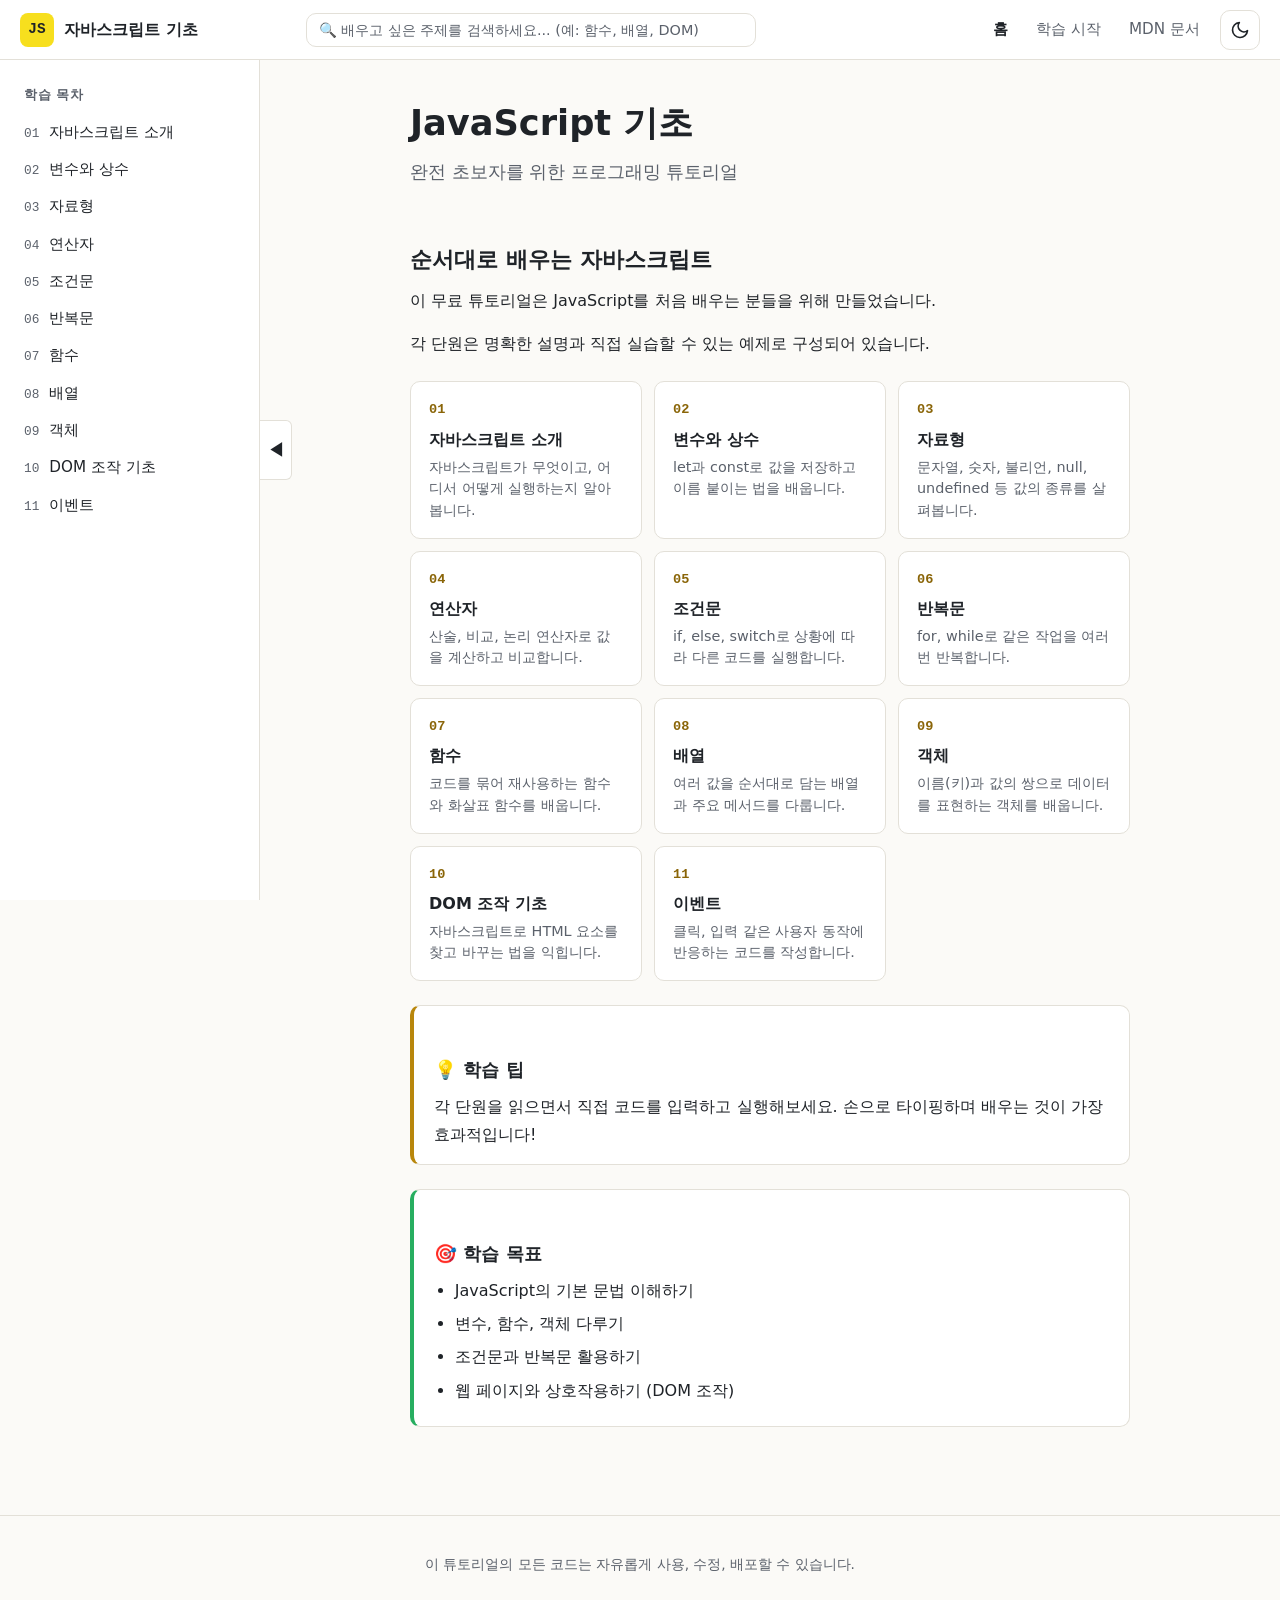
<file: index.html>
<!DOCTYPE html>
<html lang="ko">
<head>
    <meta charset="UTF-8">
    <meta name="viewport" content="width=device-width, initial-scale=1.0">
    <title>JavaScript 기초 - 완전 초보자 가이드</title>
    <link rel="stylesheet" href="css/style.css">
    <script>
        // 깜빡임을 방지하기 위해 로드 전에 테마를 즉시 적용
        (function () {
            try {
                var theme = localStorage.getItem('jsb-theme') || 'light';
                document.documentElement.dataset.theme = theme;
            } catch (e) {
                // localStorage 접근 실패 무시
            }
        })();
    </script>
</head>
<body data-page="home" data-root="./">
    <!-- "본문으로 건너뛰기" 접근성 링크 -->
    <a href="#content" class="skip-link">본문으로 건너뛰기</a>

    <!-- 상단 헤더 (main.js가 채우기) -->
    <header class="site-header" id="site-header"></header>

    <!-- 전체 레이아웃 -->
    <div class="layout">
        <!-- 좌측 사이드바 (main.js가 채우기) -->
        <aside class="sidebar" id="sidebar"></aside>

        <!-- 메인 콘텐츠 -->
        <main class="content" id="content">
            <h1>JavaScript 기초</h1>
            <p class="lead">완전 초보자를 위한 프로그래밍 튜토리얼</p>

            <section class="hero">
                <h2>순서대로 배우는 자바스크립트</h2>
                <p>이 무료 튜토리얼은 JavaScript를 처음 배우는 분들을 위해 만들었습니다.</p>
                <p>각 단원은 명확한 설명과 직접 실습할 수 있는 예제로 구성되어 있습니다.</p>
            </section>

            <!-- 단원 목록 (main.js가 채우기) -->
            <ol id="chapter-list" class="chapter-list"></ol>

            <section class="callout">
                <h3 class="callout-title">💡 학습 팁</h3>
                <p>각 단원을 읽으면서 직접 코드를 입력하고 실행해보세요. 손으로 타이핑하며 배우는 것이 가장 효과적입니다!</p>
            </section>

            <section class="callout" style="border-left-color: #27ae60;">
                <h3 class="callout-title">🎯 학습 목표</h3>
                <ul class="steps">
                    <li>JavaScript의 기본 문법 이해하기</li>
                    <li>변수, 함수, 객체 다루기</li>
                    <li>조건문과 반복문 활용하기</li>
                    <li>웹 페이지와 상호작용하기 (DOM 조작)</li>
                </ul>
            </section>
        </main>
    </div>

    <!-- 푸터 -->
    <footer class="site-footer">
        <p>이 튜토리얼의 모든 코드는 자유롭게 사용, 수정, 배포할 수 있습니다.</p>
    </footer>

    <script src="js/main.js"></script>
</body>
</html>
</file>
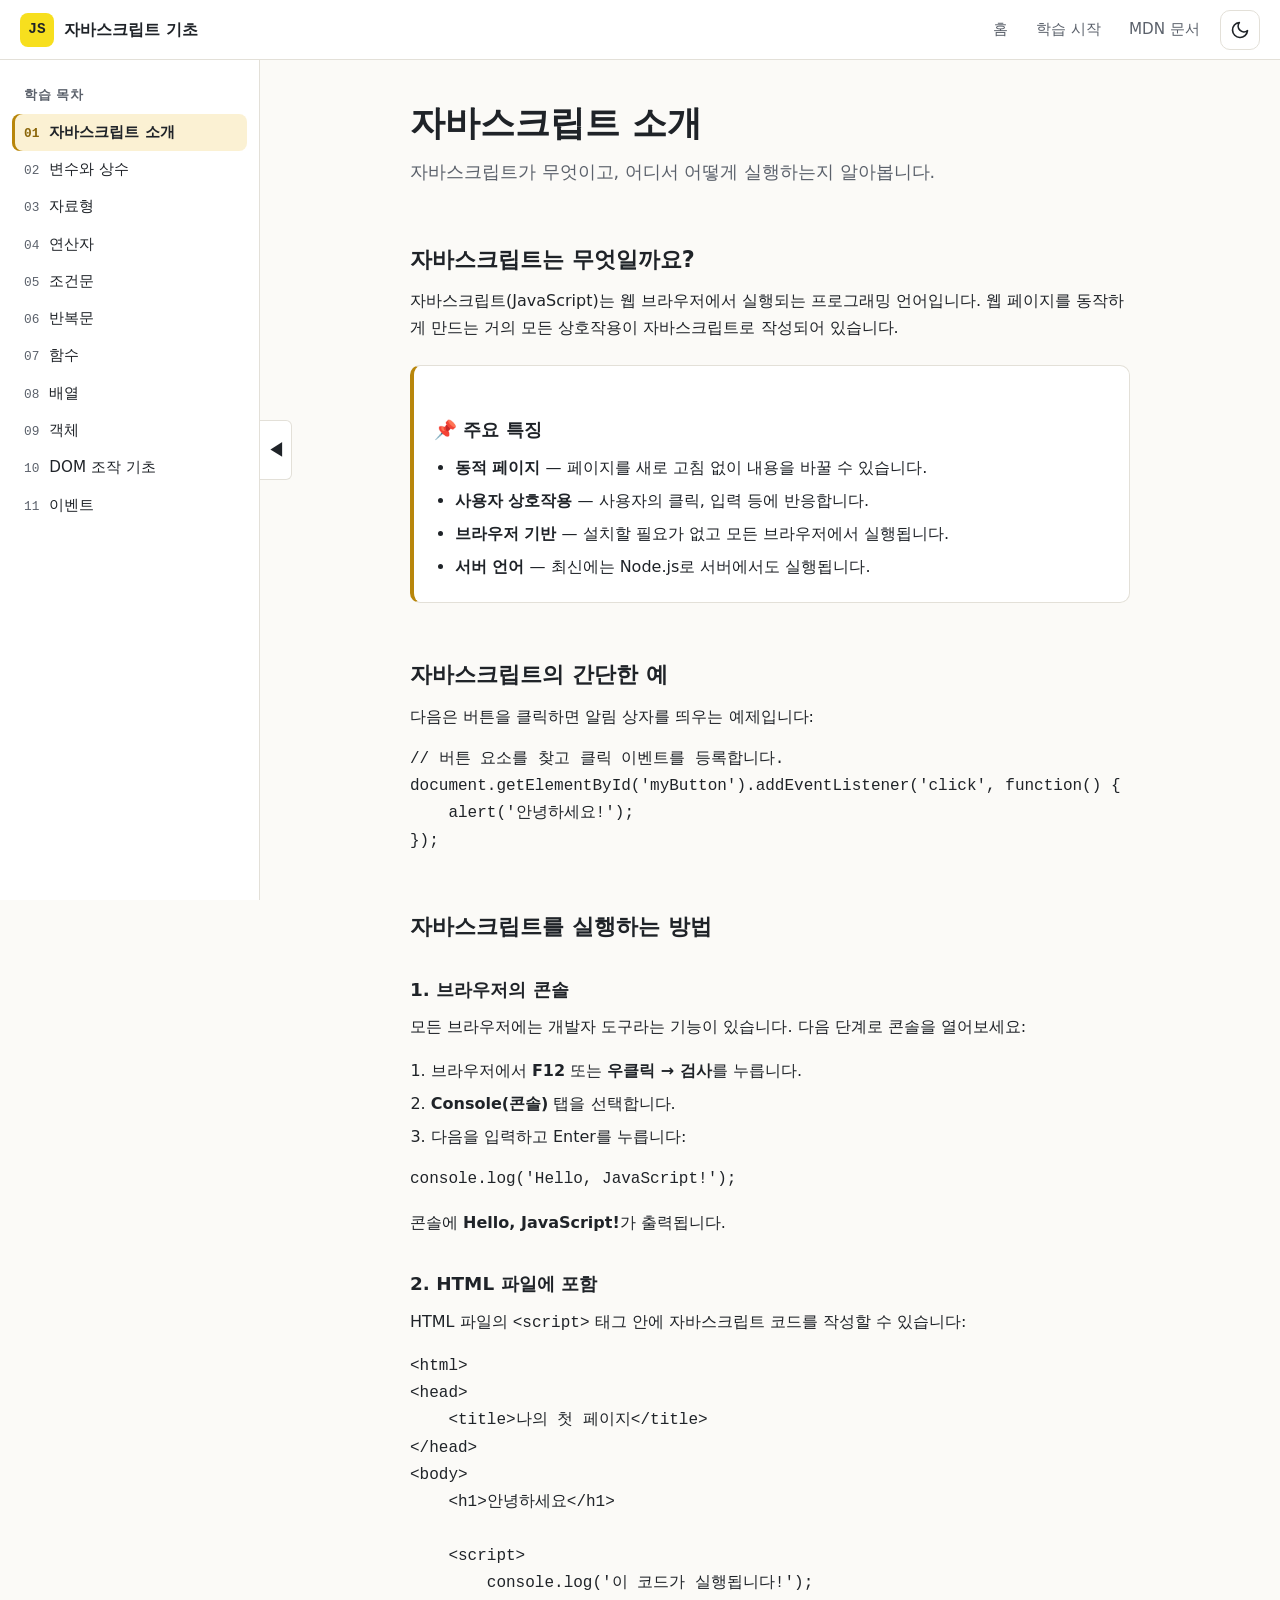
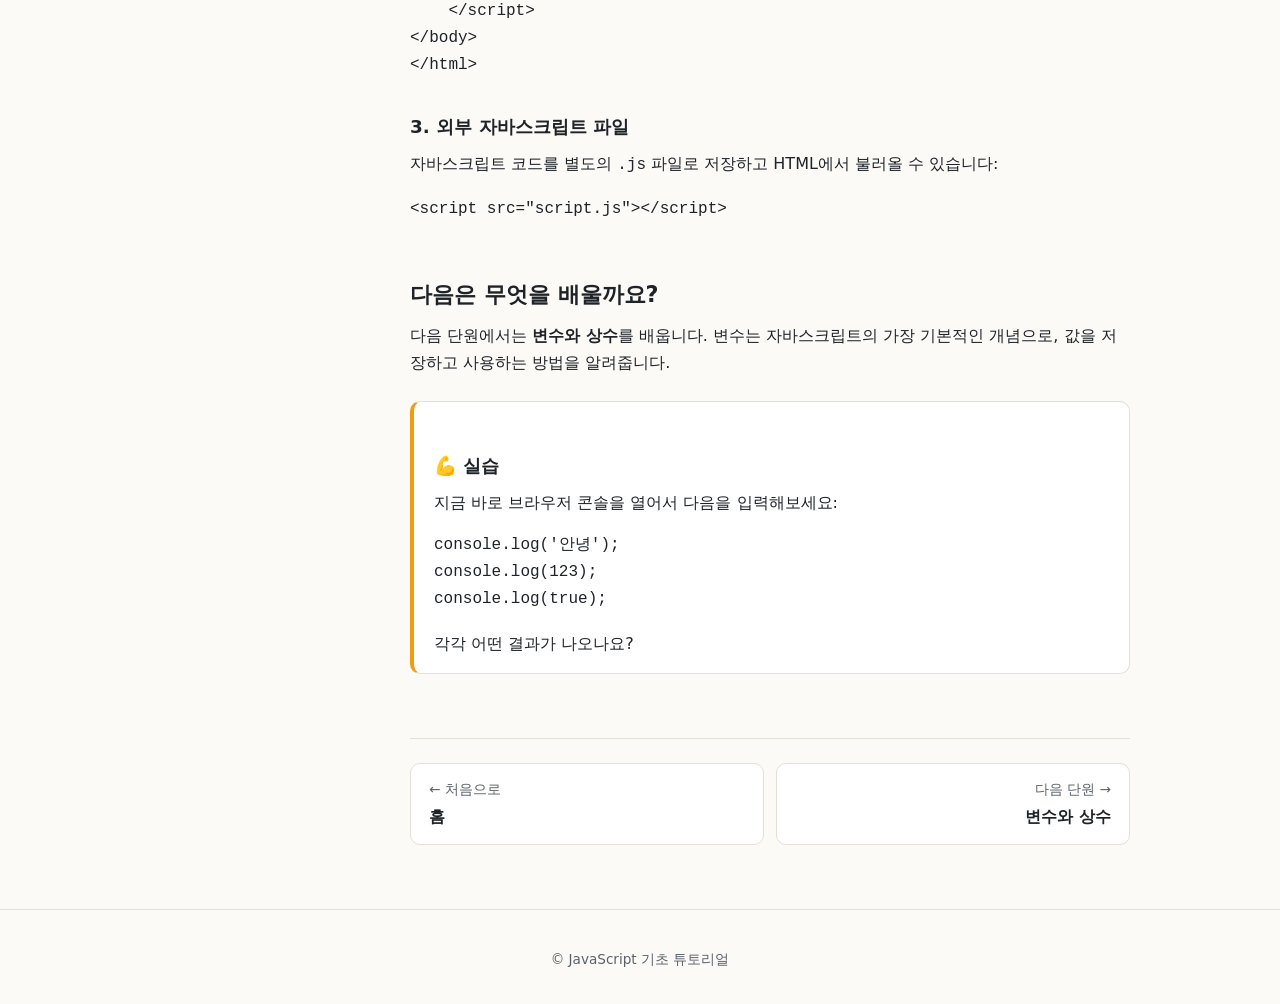
<file: pages/01-intro.html>
<!DOCTYPE html>
<html lang="ko">
<head>
    <meta charset="UTF-8">
    <meta name="viewport" content="width=device-width, initial-scale=1.0">
    <title>자바스크립트 소개 - JavaScript 기초</title>
    <link rel="stylesheet" href="../css/style.css">
    <script>
        // 깜빡임을 방지하기 위해 로드 전에 테마를 즉시 적용
        (function () {
            try {
                var theme = localStorage.getItem('jsb-theme') || 'light';
                document.documentElement.dataset.theme = theme;
            } catch (e) {}
        })();
    </script>
</head>
<body data-page="01-intro" data-root="../">
    <!-- "본문으로 건너뛰기" 접근성 링크 -->
    <a href="#content" class="skip-link">본문으로 건너뛰기</a>

    <!-- 상단 헤더 (main.js가 채우기) -->
    <header class="site-header" id="site-header"></header>

    <!-- 전체 레이아웃 -->
    <div class="layout">
        <!-- 좌측 사이드바 (main.js가 채우기) -->
        <aside class="sidebar" id="sidebar"></aside>

        <!-- 메인 콘텐츠 -->
        <main class="content" id="content">
            <h1>자바스크립트 소개</h1>
            <p class="lead">자바스크립트가 무엇이고, 어디서 어떻게 실행하는지 알아봅니다.</p>

            <h2>자바스크립트는 무엇일까요?</h2>
            <p>자바스크립트(JavaScript)는 웹 브라우저에서 실행되는 프로그래밍 언어입니다. 웹 페이지를 동작하게 만드는 거의 모든 상호작용이 자바스크립트로 작성되어 있습니다.</p>

            <div class="callout">
                <h3 class="callout-title">📌 주요 특징</h3>
                <ul class="steps">
                    <li><strong>동적 페이지</strong> — 페이지를 새로 고침 없이 내용을 바꿀 수 있습니다.</li>
                    <li><strong>사용자 상호작용</strong> — 사용자의 클릭, 입력 등에 반응합니다.</li>
                    <li><strong>브라우저 기반</strong> — 설치할 필요가 없고 모든 브라우저에서 실행됩니다.</li>
                    <li><strong>서버 언어</strong> — 최신에는 Node.js로 서버에서도 실행됩니다.</li>
                </ul>
            </div>

            <h2>자바스크립트의 간단한 예</h2>
            <p>다음은 버튼을 클릭하면 알림 상자를 띄우는 예제입니다:</p>

            <pre><code>// 버튼 요소를 찾고 클릭 이벤트를 등록합니다.
document.getElementById('myButton').addEventListener('click', function() {
    alert('안녕하세요!');
});</code></pre>

            <h2>자바스크립트를 실행하는 방법</h2>

            <h3>1. 브라우저의 콘솔</h3>
            <p>모든 브라우저에는 개발자 도구라는 기능이 있습니다. 다음 단계로 콘솔을 열어보세요:</p>
            <ol class="steps">
                <li>브라우저에서 <strong>F12</strong> 또는 <strong>우클릭 → 검사</strong>를 누릅니다.</li>
                <li><strong>Console(콘솔)</strong> 탭을 선택합니다.</li>
                <li>다음을 입력하고 Enter를 누릅니다:</li>
            </ol>

            <pre><code>console.log('Hello, JavaScript!');</code></pre>

            <p>콘솔에 <strong>Hello, JavaScript!</strong>가 출력됩니다.</p>

            <h3>2. HTML 파일에 포함</h3>
            <p>HTML 파일의 <code>&lt;script&gt;</code> 태그 안에 자바스크립트 코드를 작성할 수 있습니다:</p>

            <pre><code>&lt;html&gt;
&lt;head&gt;
    &lt;title&gt;나의 첫 페이지&lt;/title&gt;
&lt;/head&gt;
&lt;body&gt;
    &lt;h1&gt;안녕하세요&lt;/h1&gt;

    &lt;script&gt;
        console.log('이 코드가 실행됩니다!');
    &lt;/script&gt;
&lt;/body&gt;
&lt;/html&gt;</code></pre>

            <h3>3. 외부 자바스크립트 파일</h3>
            <p>자바스크립트 코드를 별도의 <code>.js</code> 파일로 저장하고 HTML에서 불러올 수 있습니다:</p>

            <pre><code>&lt;script src="script.js"&gt;&lt;/script&gt;</code></pre>

            <h2>다음은 무엇을 배울까요?</h2>
            <p>다음 단원에서는 <strong>변수와 상수</strong>를 배웁니다. 변수는 자바스크립트의 가장 기본적인 개념으로, 값을 저장하고 사용하는 방법을 알려줍니다.</p>

            <div class="callout" style="border-left-color: #f39c12;">
                <h3 class="callout-title">💪 실습</h3>
                <p>지금 바로 브라우저 콘솔을 열어서 다음을 입력해보세요:</p>
                <pre><code>console.log('안녕');
console.log(123);
console.log(true);</code></pre>
                <p>각각 어떤 결과가 나오나요?</p>
            </div>

            <!-- 이전/다음 버튼 (main.js가 채우기) -->
            <nav id="pager" class="pager"></nav>
        </main>
    </div>

    <!-- 푸터 -->
    <footer class="site-footer">
        <p>© JavaScript 기초 튜토리얼</p>
    </footer>

    <script src="../js/main.js"></script>
</body>
</html>
</file>
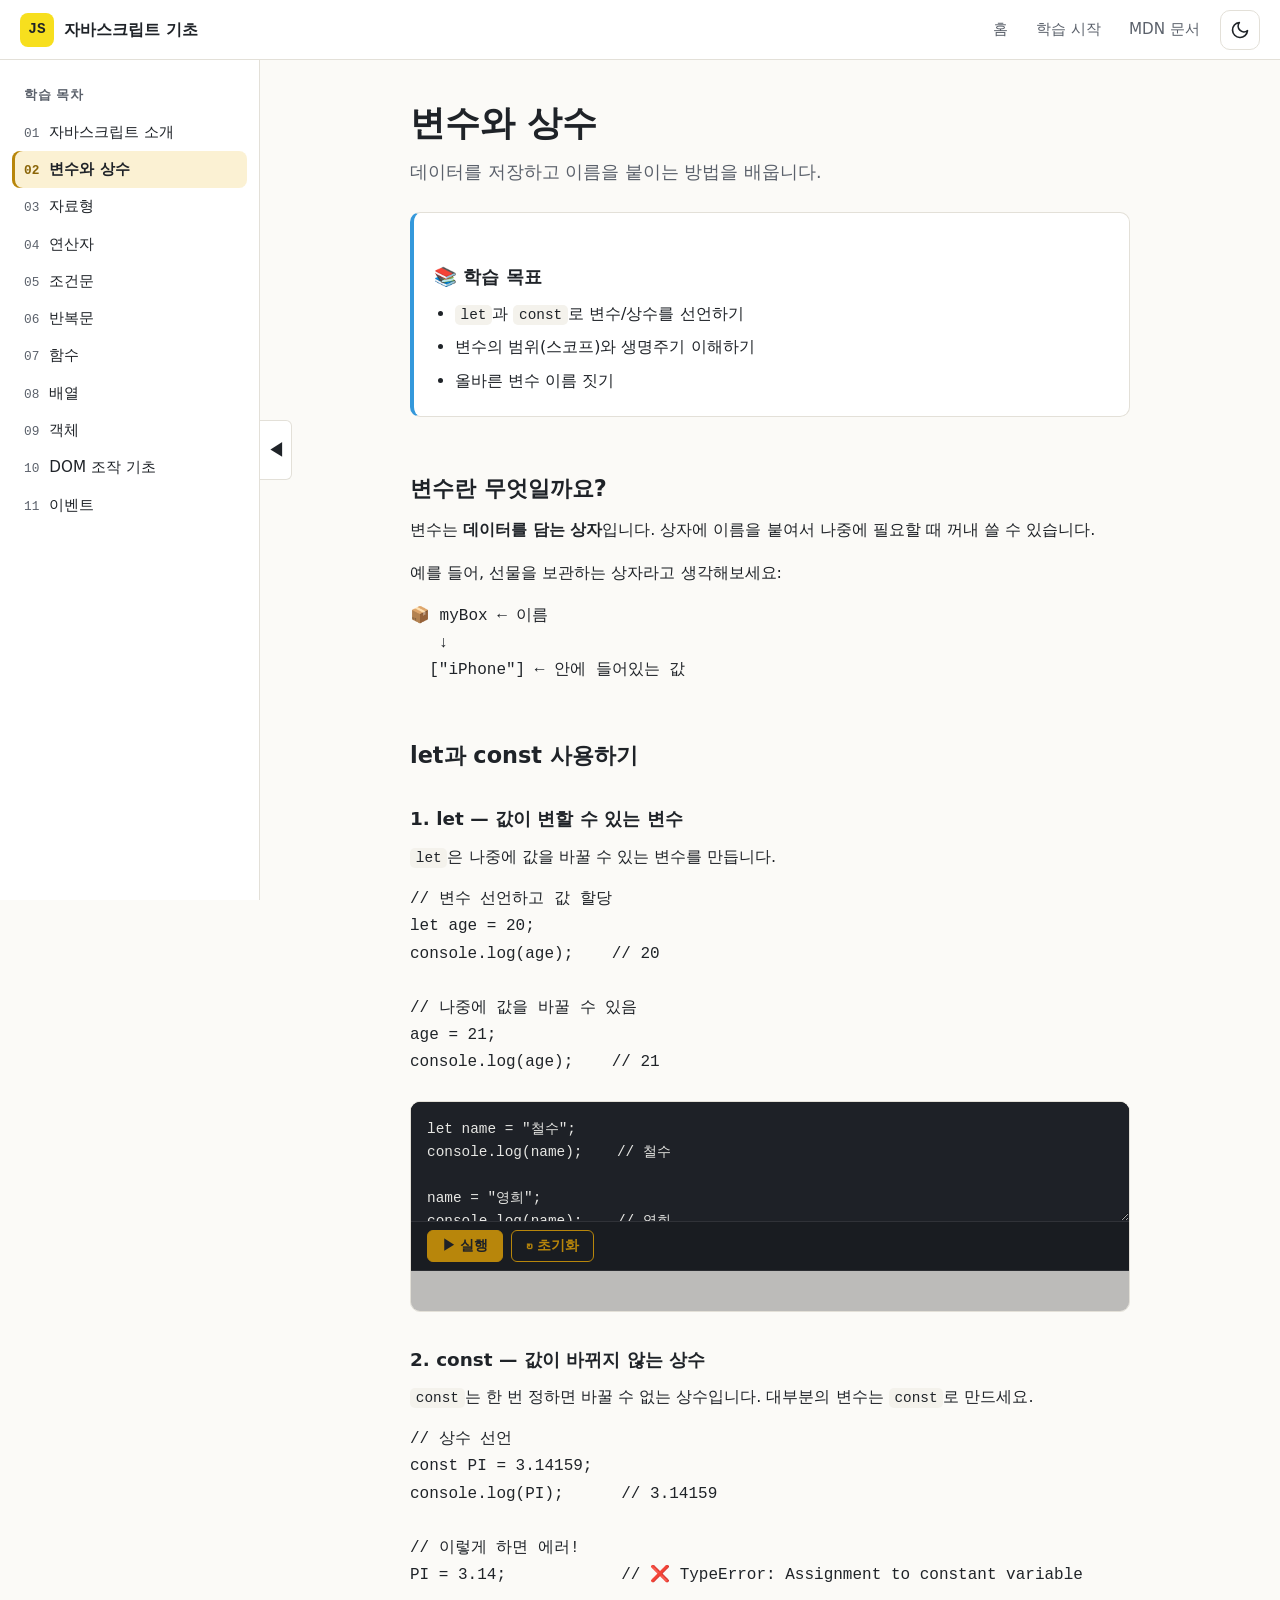
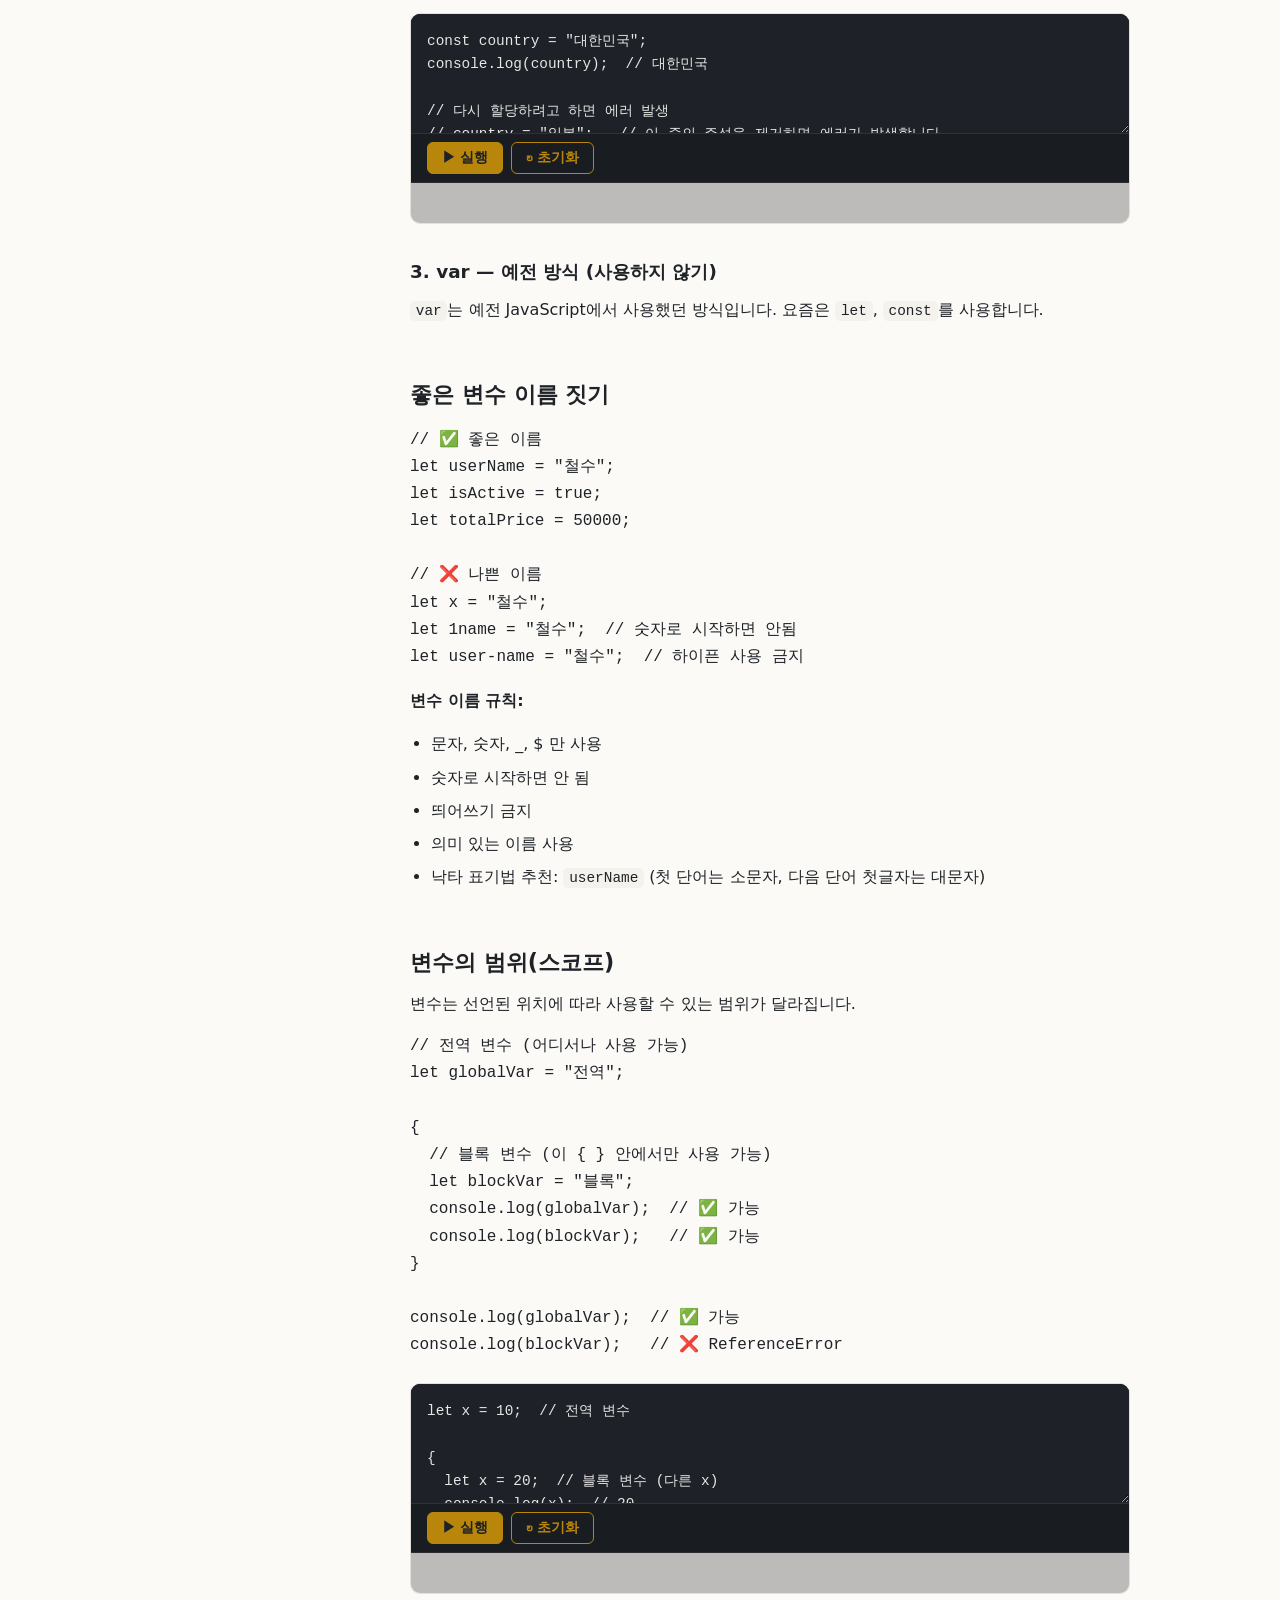
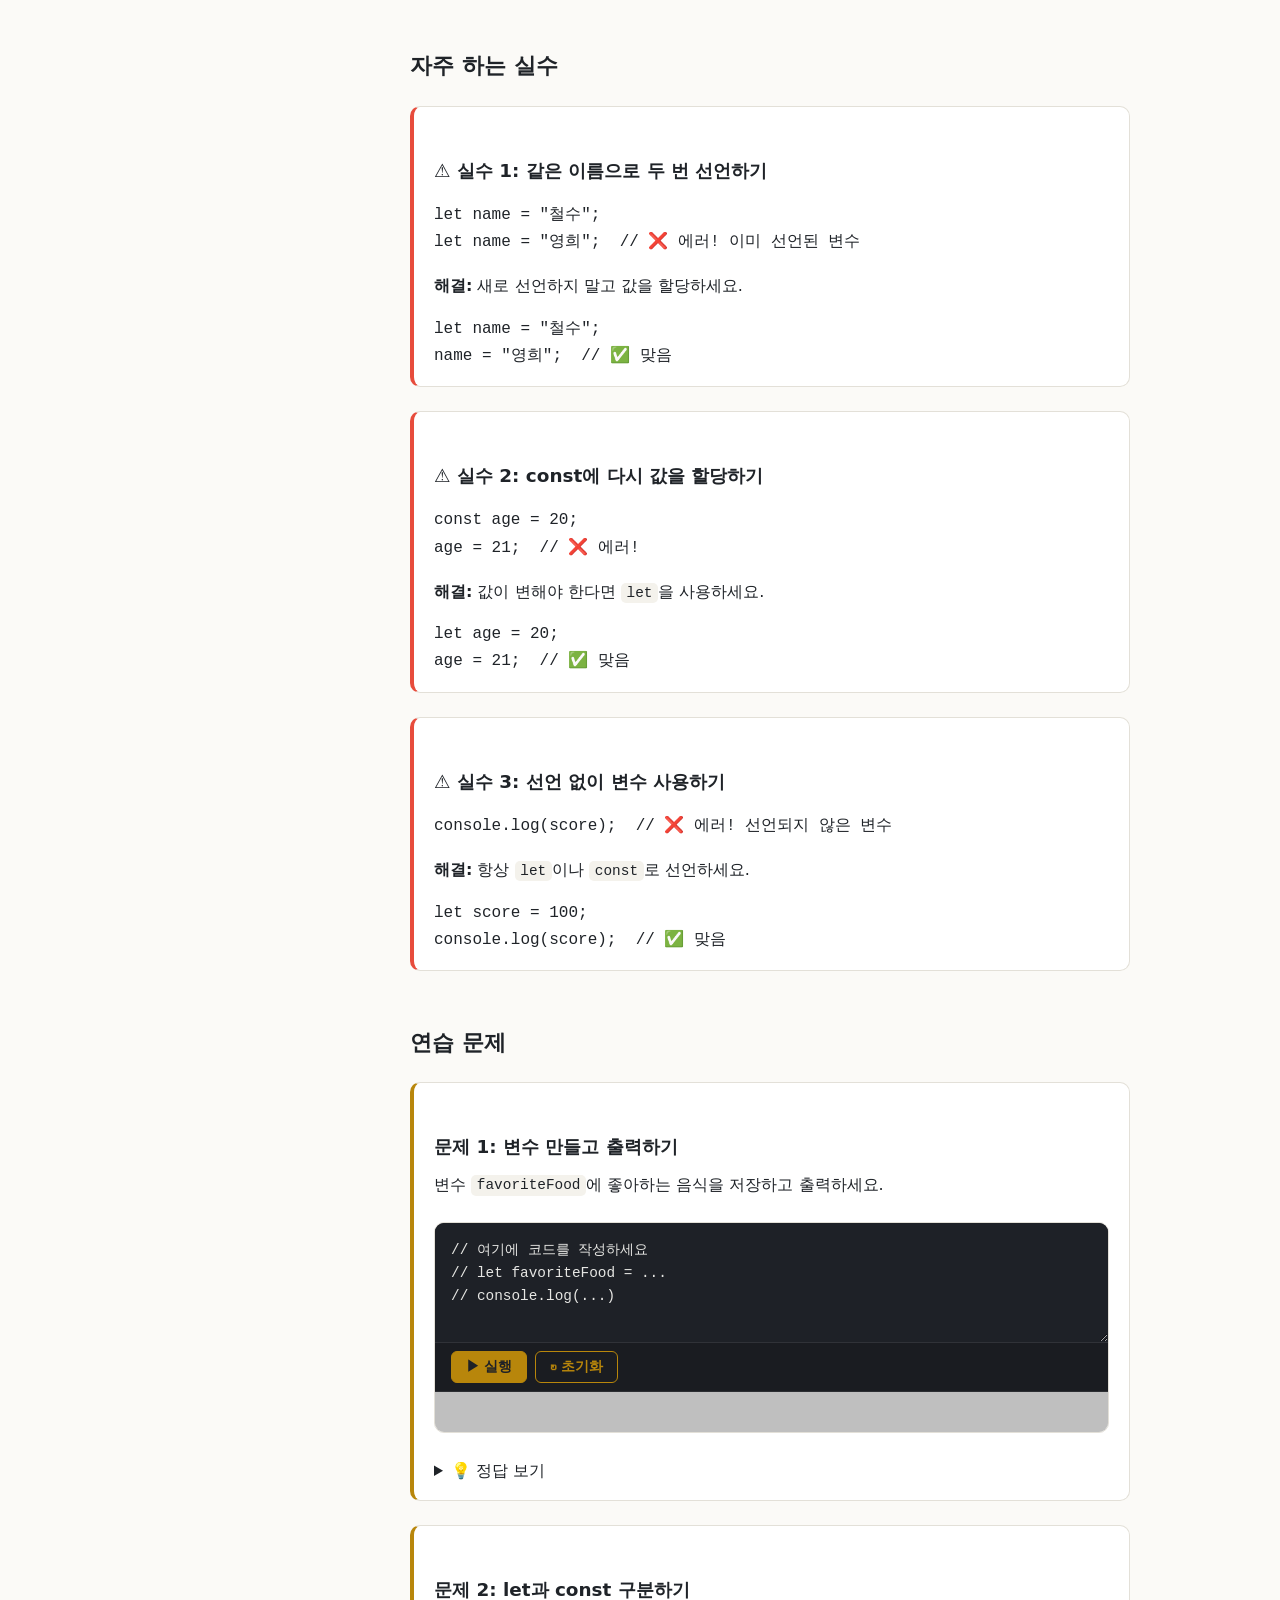
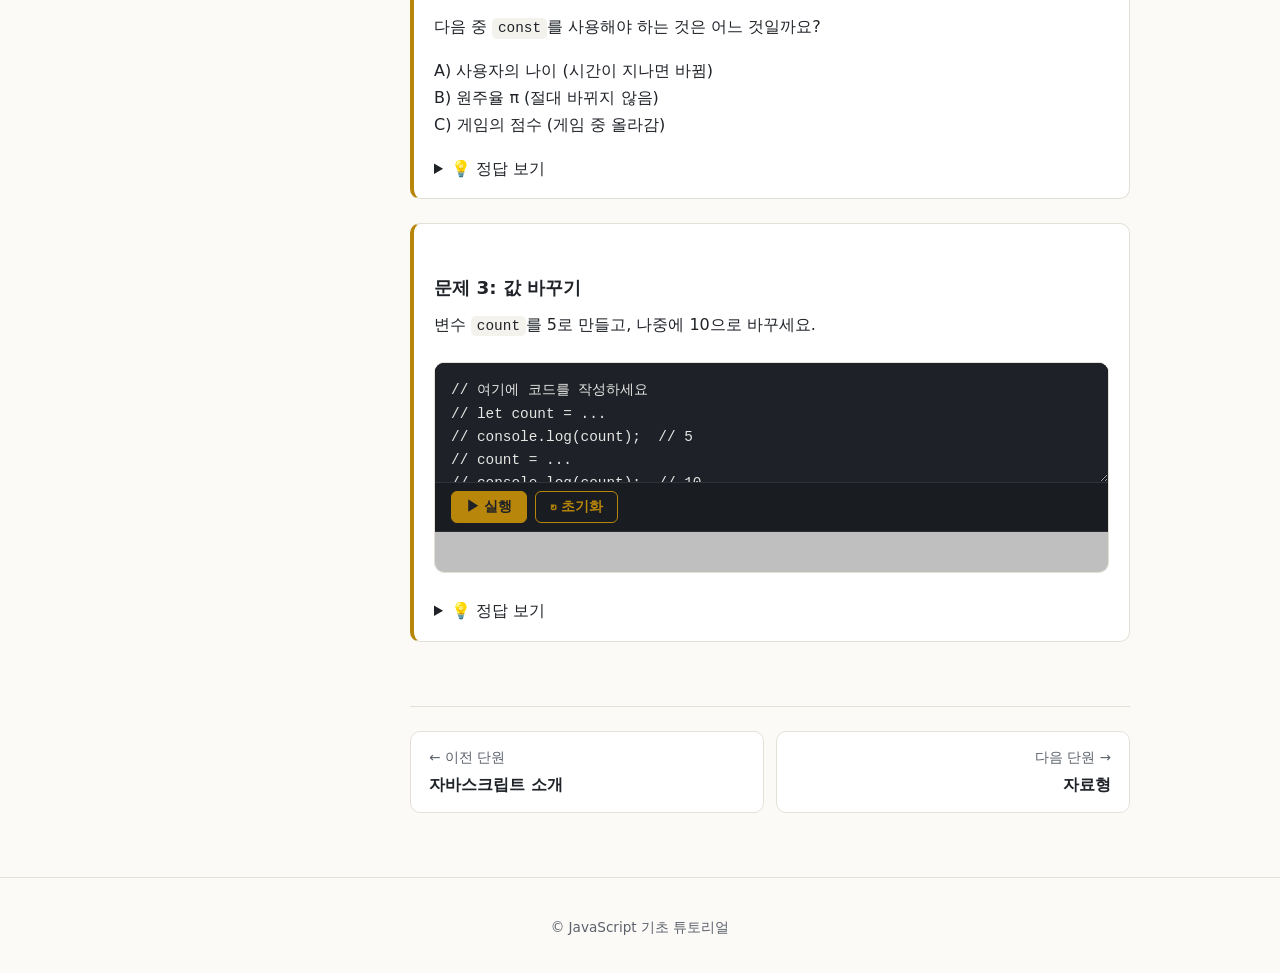
<file: pages/02-variables.html>
<!DOCTYPE html>
<html lang="ko">
<head>
    <meta charset="UTF-8">
    <meta name="viewport" content="width=device-width, initial-scale=1.0">
    <title>변수와 상수 - JavaScript 기초</title>
    <link rel="stylesheet" href="../css/style.css">
    <link rel="stylesheet" href="../css/code.css">
    <script>
        (function () {
            try {
                var theme = localStorage.getItem('jsb-theme') || 'light';
                document.documentElement.dataset.theme = theme;
            } catch (e) {}
        })();
    </script>
</head>
<body data-page="02-variables" data-root="../">
    <a href="#content" class="skip-link">본문으로 건너뛰기</a>
    <header class="site-header" id="site-header"></header>

    <div class="layout">
        <aside class="sidebar" id="sidebar"></aside>

        <main class="content" id="content">
            <h1>변수와 상수</h1>
            <p class="lead">데이터를 저장하고 이름을 붙이는 방법을 배웁니다.</p>

            <section class="callout" style="border-left-color: #3498db;">
                <h3 class="callout-title">📚 학습 목표</h3>
                <ul class="steps">
                    <li><code>let</code>과 <code>const</code>로 변수/상수를 선언하기</li>
                    <li>변수의 범위(스코프)와 생명주기 이해하기</li>
                    <li>올바른 변수 이름 짓기</li>
                </ul>
            </section>

            <h2>변수란 무엇일까요?</h2>
            <p>변수는 <strong>데이터를 담는 상자</strong>입니다. 상자에 이름을 붙여서 나중에 필요할 때 꺼내 쓸 수 있습니다.</p>

            <p>예를 들어, 선물을 보관하는 상자라고 생각해보세요:</p>
            <pre><code>📦 myBox ← 이름
   ↓
  ["iPhone"] ← 안에 들어있는 값</code></pre>

            <h2>let과 const 사용하기</h2>

            <h3>1. let — 값이 변할 수 있는 변수</h3>
            <p><code>let</code>은 나중에 값을 바꿀 수 있는 변수를 만듭니다.</p>

            <pre><code>// 변수 선언하고 값 할당
let age = 20;
console.log(age);    // 20

// 나중에 값을 바꿀 수 있음
age = 21;
console.log(age);    // 21</code></pre>

            <div class="playground">
                <pre><code>let name = "철수";
console.log(name);    // 철수

name = "영희";
console.log(name);    // 영희</code></pre>
                <div class="playground-output"></div>
            </div>

            <h3>2. const — 값이 바뀌지 않는 상수</h3>
            <p><code>const</code>는 한 번 정하면 바꿀 수 없는 상수입니다. 대부분의 변수는 <code>const</code>로 만드세요.</p>

            <pre><code>// 상수 선언
const PI = 3.14159;
console.log(PI);      // 3.14159

// 이렇게 하면 에러!
PI = 3.14;            // ❌ TypeError: Assignment to constant variable</code></pre>

            <div class="playground">
                <pre><code>const country = "대한민국";
console.log(country);  // 대한민국

// 다시 할당하려고 하면 에러 발생
// country = "일본";   // 이 줄의 주석을 제거하면 에러가 발생합니다</code></pre>
                <div class="playground-output"></div>
            </div>

            <h3>3. var — 예전 방식 (사용하지 않기)</h3>
            <p><code>var</code>는 예전 JavaScript에서 사용했던 방식입니다. 요즘은 <code>let</code>, <code>const</code>를 사용합니다.</p>

            <h2>좋은 변수 이름 짓기</h2>
            <pre><code>// ✅ 좋은 이름
let userName = "철수";
let isActive = true;
let totalPrice = 50000;

// ❌ 나쁜 이름
let x = "철수";
let 1name = "철수";  // 숫자로 시작하면 안됨
let user-name = "철수";  // 하이픈 사용 금지</code></pre>

            <p><strong>변수 이름 규칙:</strong></p>
            <ul class="steps">
                <li>문자, 숫자, _, $ 만 사용</li>
                <li>숫자로 시작하면 안 됨</li>
                <li>띄어쓰기 금지</li>
                <li>의미 있는 이름 사용</li>
                <li>낙타 표기법 추천: <code>userName</code> (첫 단어는 소문자, 다음 단어 첫글자는 대문자)</li>
            </ul>

            <h2>변수의 범위(스코프)</h2>
            <p>변수는 선언된 위치에 따라 사용할 수 있는 범위가 달라집니다.</p>

            <pre><code>// 전역 변수 (어디서나 사용 가능)
let globalVar = "전역";

{
  // 블록 변수 (이 { } 안에서만 사용 가능)
  let blockVar = "블록";
  console.log(globalVar);  // ✅ 가능
  console.log(blockVar);   // ✅ 가능
}

console.log(globalVar);  // ✅ 가능
console.log(blockVar);   // ❌ ReferenceError</code></pre>

            <div class="playground">
                <pre><code>let x = 10;  // 전역 변수

{
  let x = 20;  // 블록 변수 (다른 x)
  console.log(x);  // 20
}

console.log(x);  // 10</code></pre>
                <div class="playground-output"></div>
            </div>

            <h2>자주 하는 실수</h2>

            <div class="callout" style="border-left-color: #e74c3c;">
                <h3 class="callout-title">⚠️ 실수 1: 같은 이름으로 두 번 선언하기</h3>
                <pre><code>let name = "철수";
let name = "영희";  // ❌ 에러! 이미 선언된 변수</code></pre>
                <p><strong>해결:</strong> 새로 선언하지 말고 값을 할당하세요.</p>
                <pre><code>let name = "철수";
name = "영희";  // ✅ 맞음</code></pre>
            </div>

            <div class="callout" style="border-left-color: #e74c3c;">
                <h3 class="callout-title">⚠️ 실수 2: const에 다시 값을 할당하기</h3>
                <pre><code>const age = 20;
age = 21;  // ❌ 에러!</code></pre>
                <p><strong>해결:</strong> 값이 변해야 한다면 <code>let</code>을 사용하세요.</p>
                <pre><code>let age = 20;
age = 21;  // ✅ 맞음</code></pre>
            </div>

            <div class="callout" style="border-left-color: #e74c3c;">
                <h3 class="callout-title">⚠️ 실수 3: 선언 없이 변수 사용하기</h3>
                <pre><code>console.log(score);  // ❌ 에러! 선언되지 않은 변수</code></pre>
                <p><strong>해결:</strong> 항상 <code>let</code>이나 <code>const</code>로 선언하세요.</p>
                <pre><code>let score = 100;
console.log(score);  // ✅ 맞음</code></pre>
            </div>

            <h2>연습 문제</h2>

            <div class="callout">
                <h3 class="callout-title">문제 1: 변수 만들고 출력하기</h3>
                <p>변수 <code>favoriteFood</code>에 좋아하는 음식을 저장하고 출력하세요.</p>
                <div class="playground">
                    <pre><code>// 여기에 코드를 작성하세요
// let favoriteFood = ...
// console.log(...)</code></pre>
                    <div class="playground-output"></div>
                </div>
                <details>
                    <summary>💡 정답 보기</summary>
                    <pre><code>let favoriteFood = "치킨";
console.log(favoriteFood);  // 치킨</code></pre>
                </details>
            </div>

            <div class="callout">
                <h3 class="callout-title">문제 2: let과 const 구분하기</h3>
                <p>다음 중 <code>const</code>를 사용해야 하는 것은 어느 것일까요?</p>
                <p>A) 사용자의 나이 (시간이 지나면 바뀜)<br>
                B) 원주율 π (절대 바뀌지 않음)<br>
                C) 게임의 점수 (게임 중 올라감)</p>
                <details>
                    <summary>💡 정답 보기</summary>
                    <p><strong>정답: B) 원주율 π</strong></p>
                    <p>절대 변하지 않는 값은 <code>const</code>를 사용합니다.</p>
                    <pre><code>const PI = 3.14159;  // ✅
let age = 20;        // ✅
let score = 0;       // ✅</code></pre>
                </details>
            </div>

            <div class="callout">
                <h3 class="callout-title">문제 3: 값 바꾸기</h3>
                <p>변수 <code>count</code>를 5로 만들고, 나중에 10으로 바꾸세요.</p>
                <div class="playground">
                    <pre><code>// 여기에 코드를 작성하세요
// let count = ...
// console.log(count);  // 5
// count = ...
// console.log(count);  // 10</code></pre>
                    <div class="playground-output"></div>
                </div>
                <details>
                    <summary>💡 정답 보기</summary>
                    <pre><code>let count = 5;
console.log(count);  // 5
count = 10;
console.log(count);  // 10</code></pre>
                </details>
            </div>

            <nav id="pager" class="pager"></nav>
        </main>
    </div>

    <footer class="site-footer">
        <p>© JavaScript 기초 튜토리얼</p>
    </footer>

    <script src="../js/main.js"></script>
    <script src="../js/playground.js"></script>
</body>
</html>
</file>
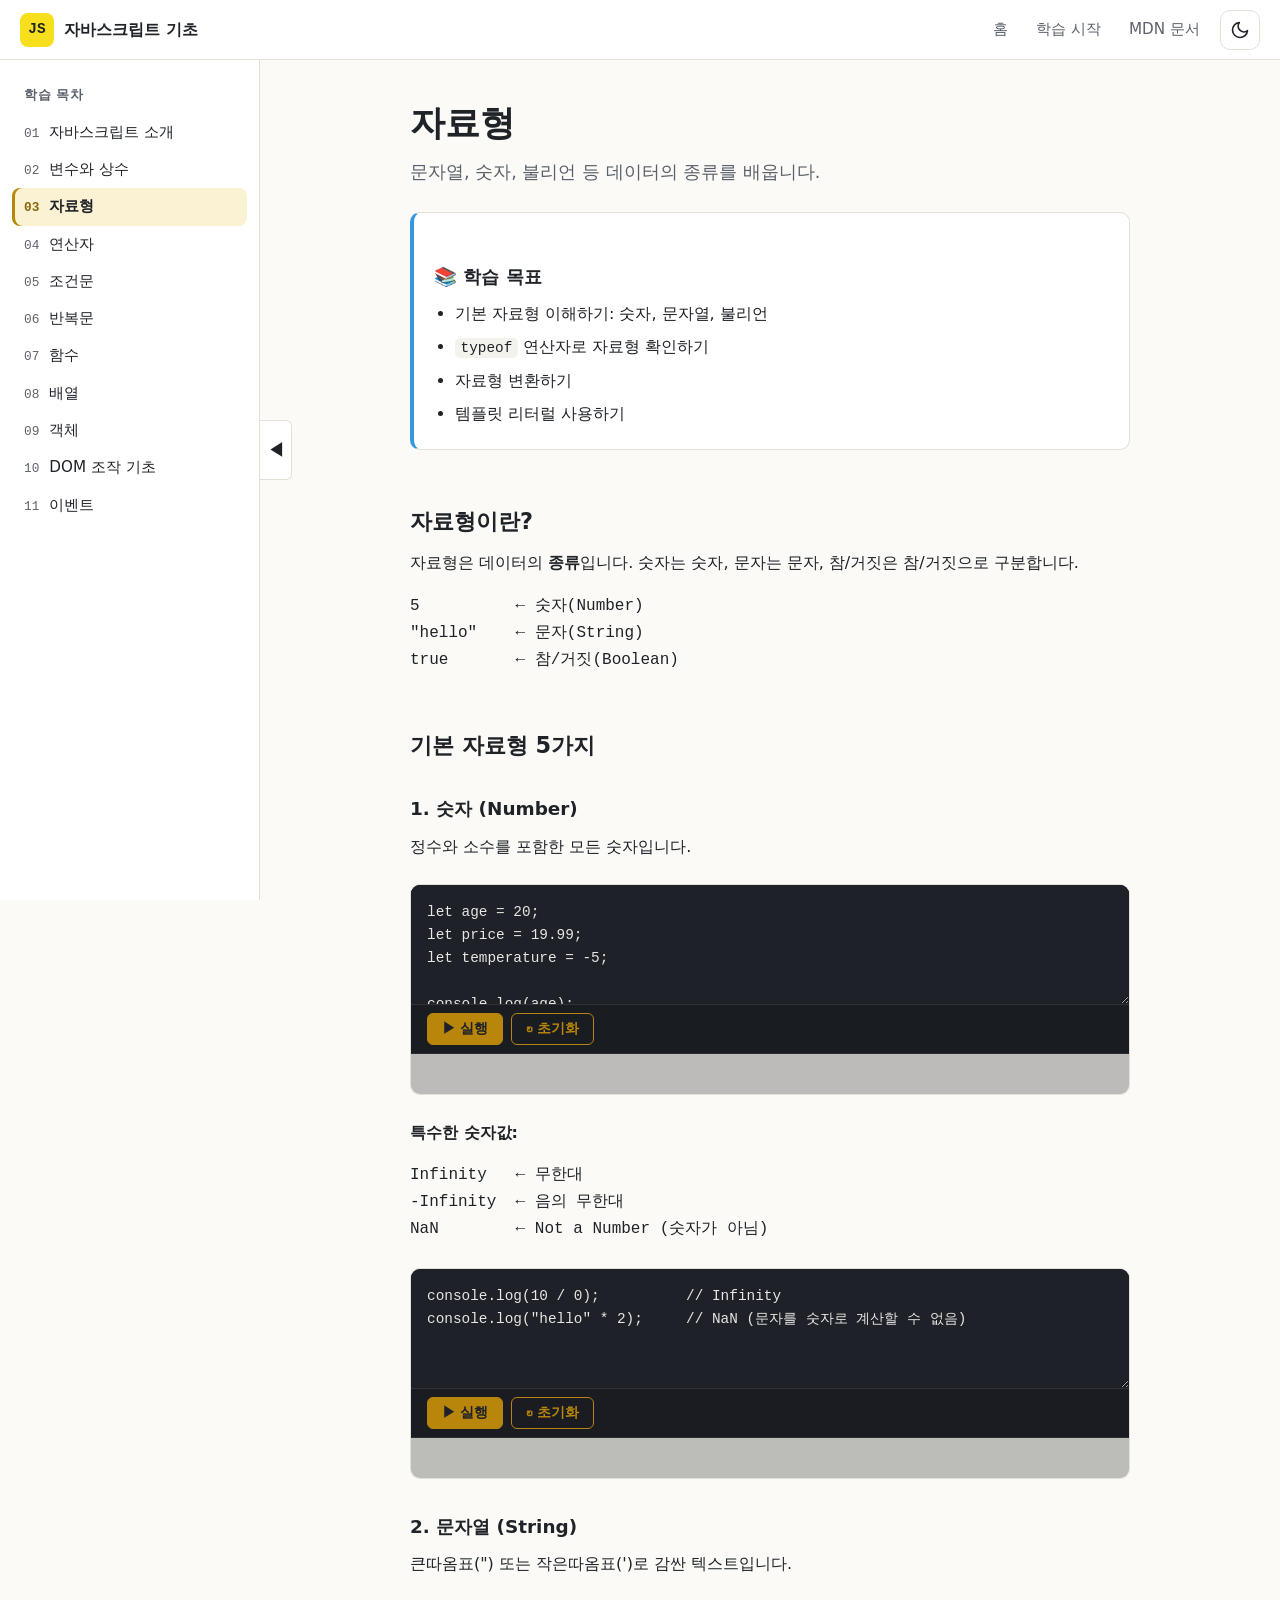
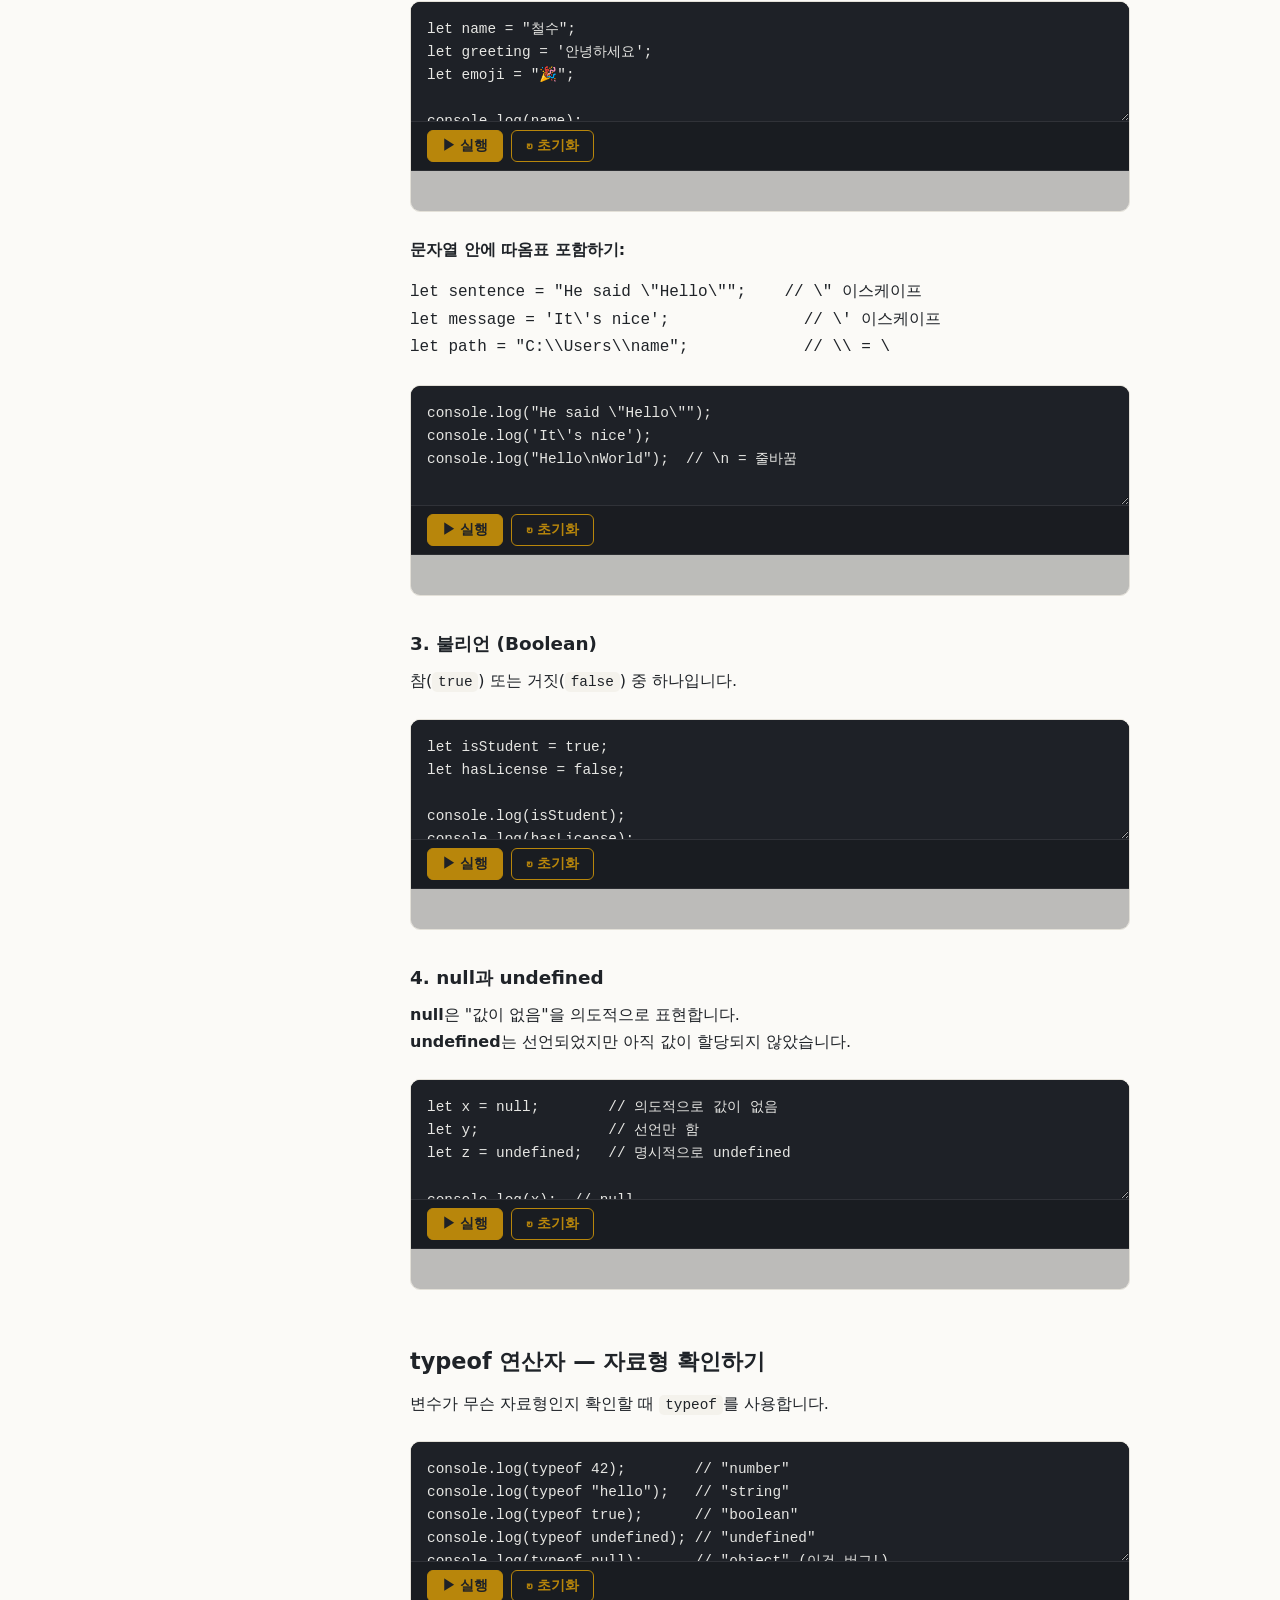
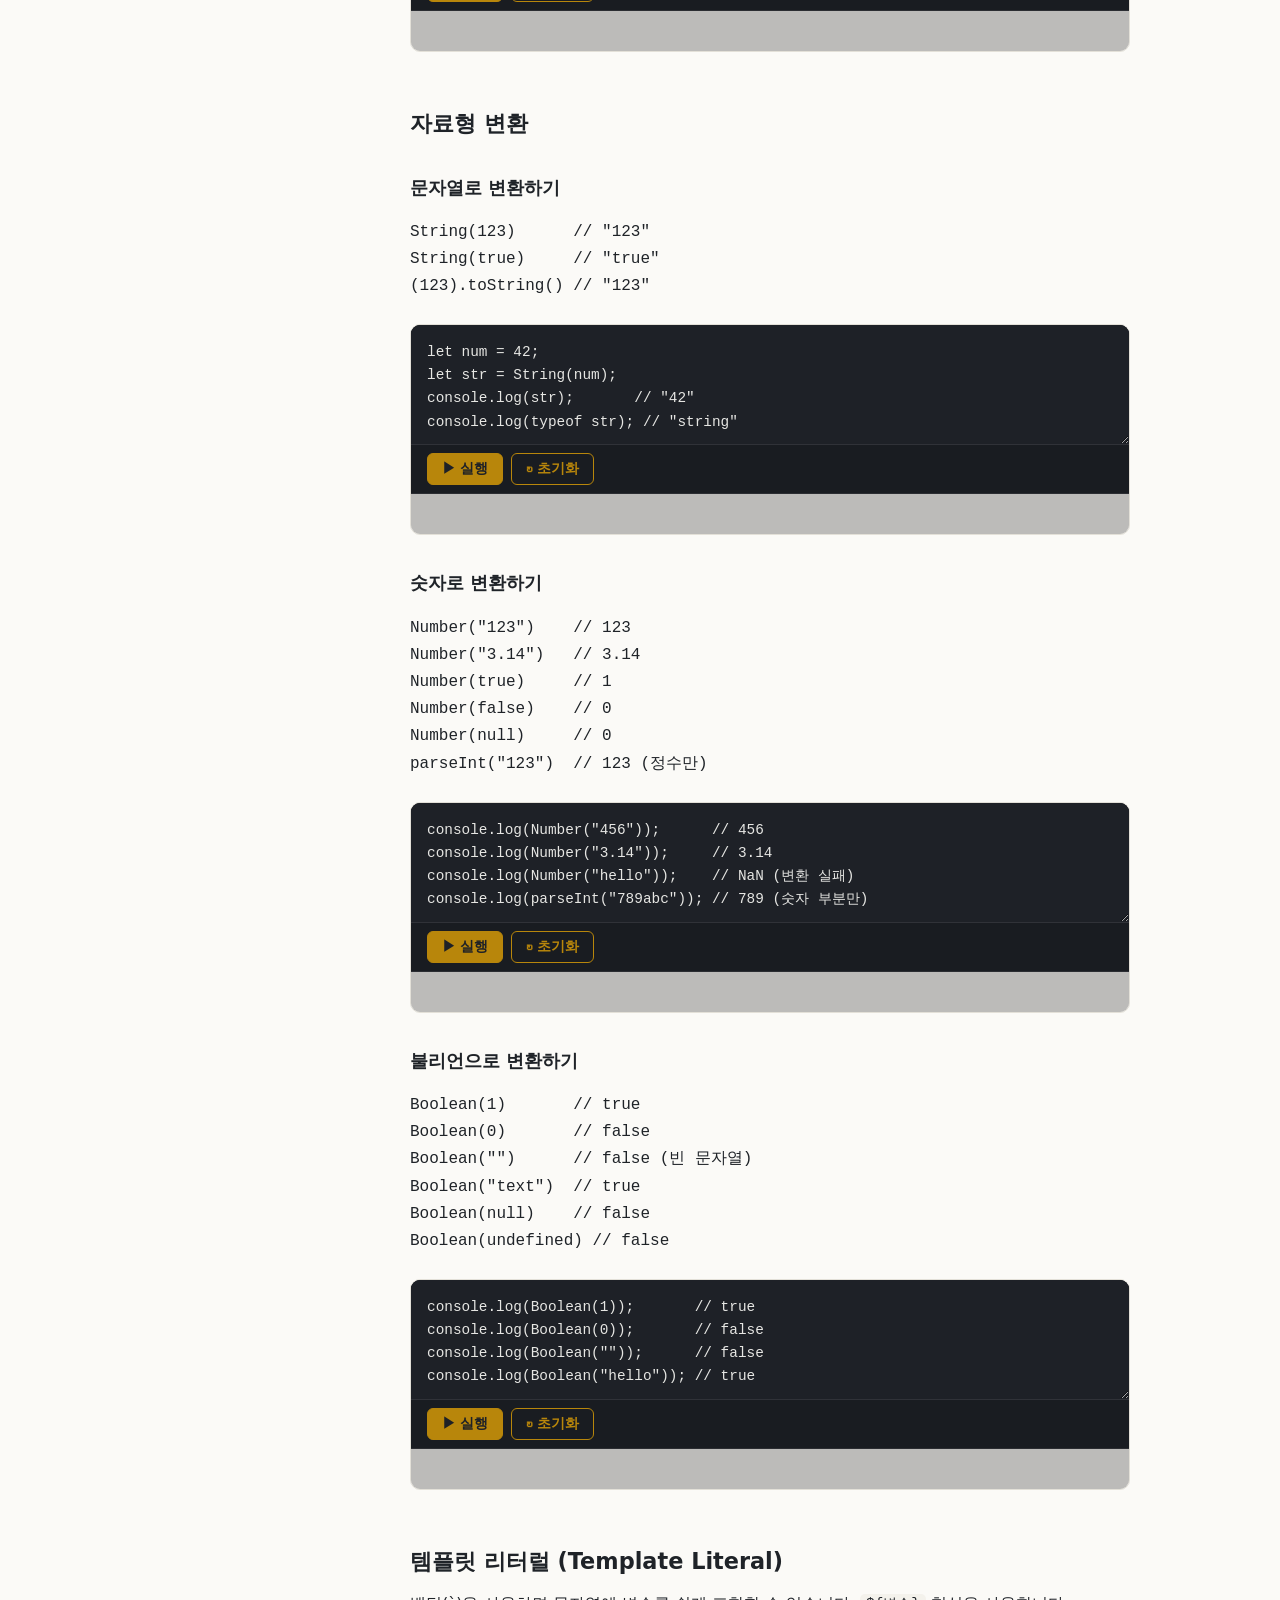
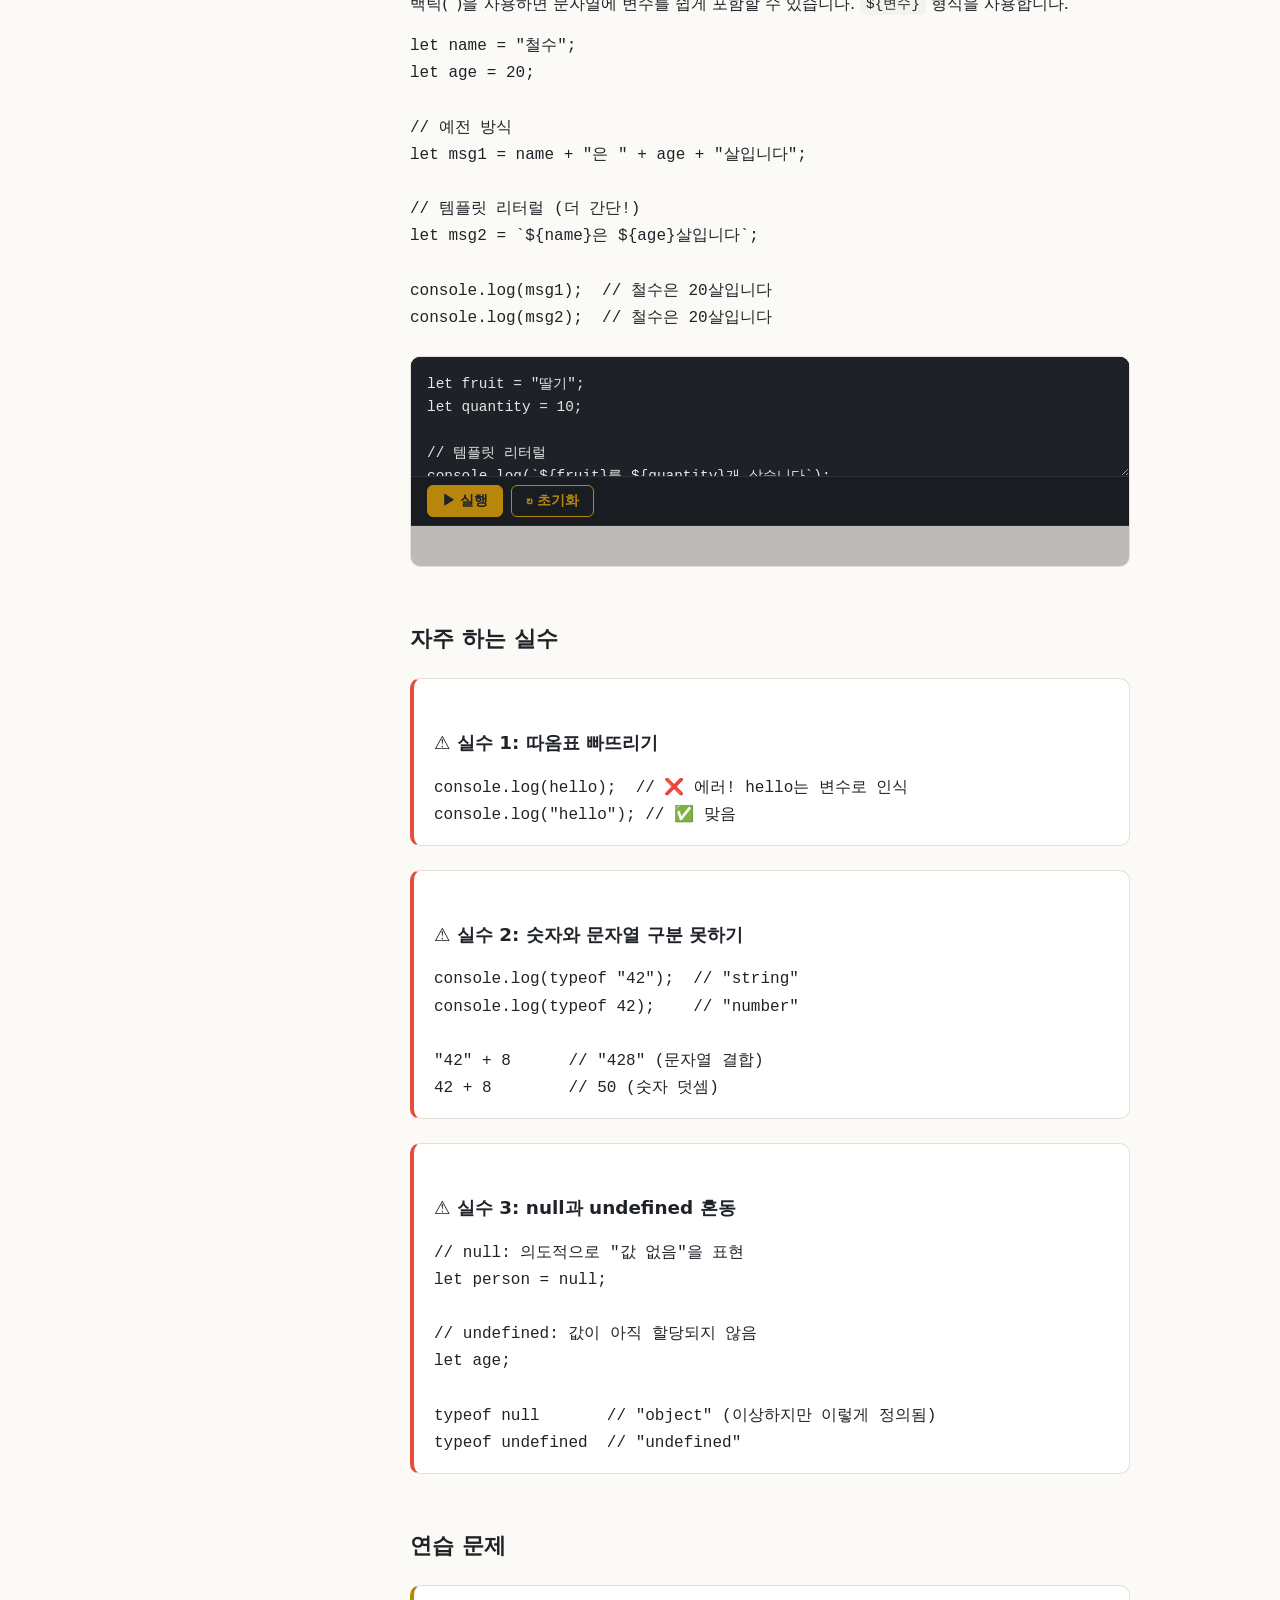
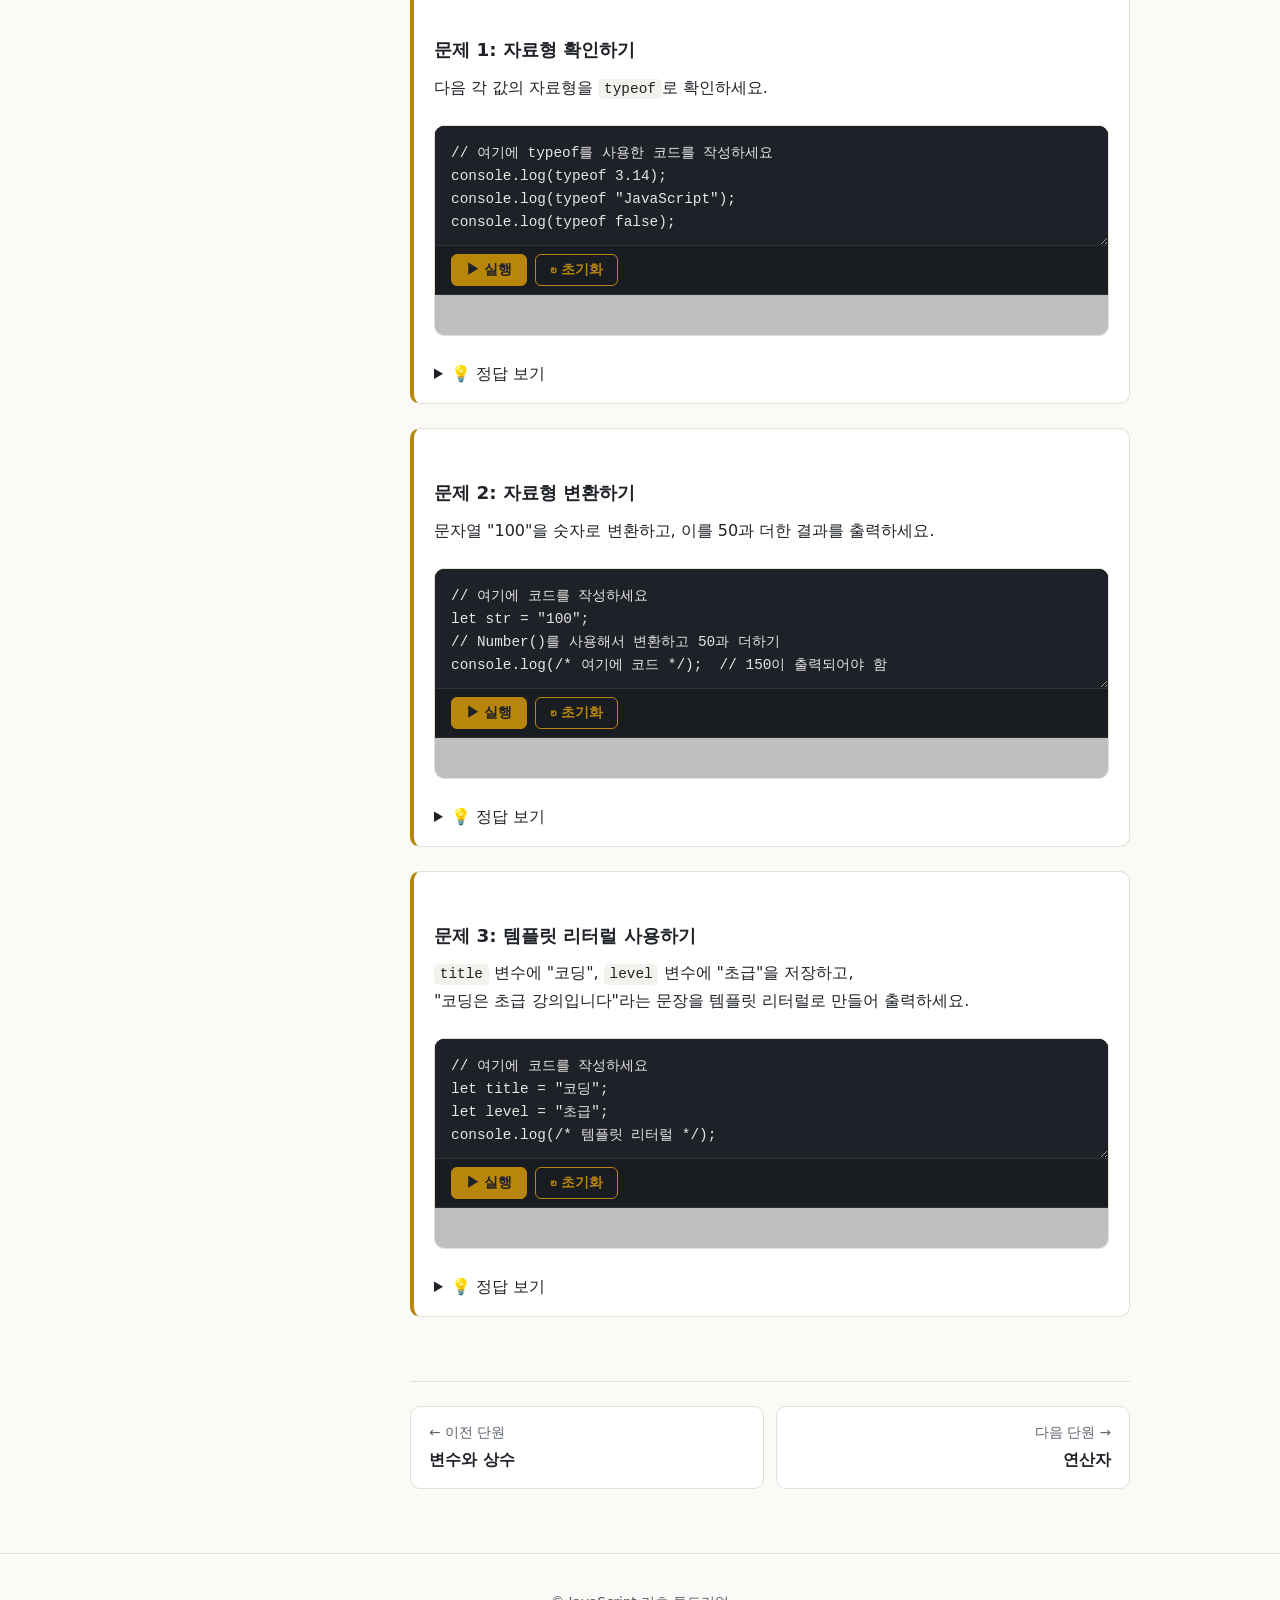
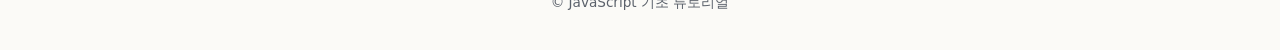
<file: pages/03-types.html>
<!DOCTYPE html>
<html lang="ko">
<head>
    <meta charset="UTF-8">
    <meta name="viewport" content="width=device-width, initial-scale=1.0">
    <title>자료형 - JavaScript 기초</title>
    <link rel="stylesheet" href="../css/style.css">
    <link rel="stylesheet" href="../css/code.css">
    <script>
        (function () {
            try {
                var theme = localStorage.getItem('jsb-theme') || 'light';
                document.documentElement.dataset.theme = theme;
            } catch (e) {}
        })();
    </script>
</head>
<body data-page="03-types" data-root="../">
    <a href="#content" class="skip-link">본문으로 건너뛰기</a>
    <header class="site-header" id="site-header"></header>

    <div class="layout">
        <aside class="sidebar" id="sidebar"></aside>

        <main class="content" id="content">
            <h1>자료형</h1>
            <p class="lead">문자열, 숫자, 불리언 등 데이터의 종류를 배웁니다.</p>

            <section class="callout" style="border-left-color: #3498db;">
                <h3 class="callout-title">📚 학습 목표</h3>
                <ul class="steps">
                    <li>기본 자료형 이해하기: 숫자, 문자열, 불리언</li>
                    <li><code>typeof</code> 연산자로 자료형 확인하기</li>
                    <li>자료형 변환하기</li>
                    <li>템플릿 리터럴 사용하기</li>
                </ul>
            </section>

            <h2>자료형이란?</h2>
            <p>자료형은 데이터의 <strong>종류</strong>입니다. 숫자는 숫자, 문자는 문자, 참/거짓은 참/거짓으로 구분합니다.</p>

            <pre><code>5          ← 숫자(Number)
"hello"    ← 문자(String)
true       ← 참/거짓(Boolean)</code></pre>

            <h2>기본 자료형 5가지</h2>

            <h3>1. 숫자 (Number)</h3>
            <p>정수와 소수를 포함한 모든 숫자입니다.</p>

            <div class="playground">
                <pre><code>let age = 20;
let price = 19.99;
let temperature = -5;

console.log(age);
console.log(price);
console.log(temperature);</code></pre>
                <div class="playground-output"></div>
            </div>

            <p><strong>특수한 숫자값:</strong></p>
            <pre><code>Infinity   ← 무한대
-Infinity  ← 음의 무한대
NaN        ← Not a Number (숫자가 아님)</code></pre>

            <div class="playground">
                <pre><code>console.log(10 / 0);          // Infinity
console.log("hello" * 2);     // NaN (문자를 숫자로 계산할 수 없음)</code></pre>
                <div class="playground-output"></div>
            </div>

            <h3>2. 문자열 (String)</h3>
            <p>큰따옴표(") 또는 작은따옴표(')로 감싼 텍스트입니다.</p>

            <div class="playground">
                <pre><code>let name = "철수";
let greeting = '안녕하세요';
let emoji = "🎉";

console.log(name);
console.log(greeting);
console.log(emoji);</code></pre>
                <div class="playground-output"></div>
            </div>

            <p><strong>문자열 안에 따옴표 포함하기:</strong></p>
            <pre><code>let sentence = "He said \"Hello\"";    // \" 이스케이프
let message = 'It\'s nice';              // \' 이스케이프
let path = "C:\\Users\\name";            // \\ = \</code></pre>

            <div class="playground">
                <pre><code>console.log("He said \"Hello\"");
console.log('It\'s nice');
console.log("Hello\nWorld");  // \n = 줄바꿈</code></pre>
                <div class="playground-output"></div>
            </div>

            <h3>3. 불리언 (Boolean)</h3>
            <p>참(<code>true</code>) 또는 거짓(<code>false</code>) 중 하나입니다.</p>

            <div class="playground">
                <pre><code>let isStudent = true;
let hasLicense = false;

console.log(isStudent);
console.log(hasLicense);</code></pre>
                <div class="playground-output"></div>
            </div>

            <h3>4. null과 undefined</h3>
            <p><strong>null</strong>은 "값이 없음"을 의도적으로 표현합니다.<br>
            <strong>undefined</strong>는 선언되었지만 아직 값이 할당되지 않았습니다.</p>

            <div class="playground">
                <pre><code>let x = null;        // 의도적으로 값이 없음
let y;               // 선언만 함
let z = undefined;   // 명시적으로 undefined

console.log(x);  // null
console.log(y);  // undefined
console.log(z);  // undefined</code></pre>
                <div class="playground-output"></div>
            </div>

            <h2>typeof 연산자 — 자료형 확인하기</h2>
            <p>변수가 무슨 자료형인지 확인할 때 <code>typeof</code>를 사용합니다.</p>

            <div class="playground">
                <pre><code>console.log(typeof 42);        // "number"
console.log(typeof "hello");   // "string"
console.log(typeof true);      // "boolean"
console.log(typeof undefined); // "undefined"
console.log(typeof null);      // "object" (이건 버그!)
console.log(typeof {});        // "object"</code></pre>
                <div class="playground-output"></div>
            </div>

            <h2>자료형 변환</h2>

            <h3>문자열로 변환하기</h3>
            <pre><code>String(123)      // "123"
String(true)     // "true"
(123).toString() // "123"</code></pre>

            <div class="playground">
                <pre><code>let num = 42;
let str = String(num);
console.log(str);       // "42"
console.log(typeof str); // "string"</code></pre>
                <div class="playground-output"></div>
            </div>

            <h3>숫자로 변환하기</h3>
            <pre><code>Number("123")    // 123
Number("3.14")   // 3.14
Number(true)     // 1
Number(false)    // 0
Number(null)     // 0
parseInt("123")  // 123 (정수만)</code></pre>

            <div class="playground">
                <pre><code>console.log(Number("456"));      // 456
console.log(Number("3.14"));     // 3.14
console.log(Number("hello"));    // NaN (변환 실패)
console.log(parseInt("789abc")); // 789 (숫자 부분만)</code></pre>
                <div class="playground-output"></div>
            </div>

            <h3>불리언으로 변환하기</h3>
            <pre><code>Boolean(1)       // true
Boolean(0)       // false
Boolean("")      // false (빈 문자열)
Boolean("text")  // true
Boolean(null)    // false
Boolean(undefined) // false</code></pre>

            <div class="playground">
                <pre><code>console.log(Boolean(1));       // true
console.log(Boolean(0));       // false
console.log(Boolean(""));      // false
console.log(Boolean("hello")); // true</code></pre>
                <div class="playground-output"></div>
            </div>

            <h2>템플릿 리터럴 (Template Literal)</h2>
            <p>백틱(`)을 사용하면 문자열에 변수를 쉽게 포함할 수 있습니다. <code>${변수}</code> 형식을 사용합니다.</p>

            <pre><code>let name = "철수";
let age = 20;

// 예전 방식
let msg1 = name + "은 " + age + "살입니다";

// 템플릿 리터럴 (더 간단!)
let msg2 = `${name}은 ${age}살입니다`;

console.log(msg1);  // 철수은 20살입니다
console.log(msg2);  // 철수은 20살입니다</code></pre>

            <div class="playground">
                <pre><code>let fruit = "딸기";
let quantity = 10;

// 템플릿 리터럴
console.log(`${fruit}를 ${quantity}개 샀습니다`);

// 계산도 가능
let a = 5;
let b = 3;
console.log(`${a} + ${b} = ${a + b}`);</code></pre>
                <div class="playground-output"></div>
            </div>

            <h2>자주 하는 실수</h2>

            <div class="callout" style="border-left-color: #e74c3c;">
                <h3 class="callout-title">⚠️ 실수 1: 따옴표 빠뜨리기</h3>
                <pre><code>console.log(hello);  // ❌ 에러! hello는 변수로 인식
console.log("hello"); // ✅ 맞음</code></pre>
            </div>

            <div class="callout" style="border-left-color: #e74c3c;">
                <h3 class="callout-title">⚠️ 실수 2: 숫자와 문자열 구분 못하기</h3>
                <pre><code>console.log(typeof "42");  // "string"
console.log(typeof 42);    // "number"

"42" + 8      // "428" (문자열 결합)
42 + 8        // 50 (숫자 덧셈)</code></pre>
            </div>

            <div class="callout" style="border-left-color: #e74c3c;">
                <h3 class="callout-title">⚠️ 실수 3: null과 undefined 혼동</h3>
                <pre><code>// null: 의도적으로 "값 없음"을 표현
let person = null;

// undefined: 값이 아직 할당되지 않음
let age;

typeof null       // "object" (이상하지만 이렇게 정의됨)
typeof undefined  // "undefined"</code></pre>
            </div>

            <h2>연습 문제</h2>

            <div class="callout">
                <h3 class="callout-title">문제 1: 자료형 확인하기</h3>
                <p>다음 각 값의 자료형을 <code>typeof</code>로 확인하세요.</p>
                <div class="playground">
                    <pre><code>// 여기에 typeof를 사용한 코드를 작성하세요
console.log(typeof 3.14);
console.log(typeof "JavaScript");
console.log(typeof false);</code></pre>
                    <div class="playground-output"></div>
                </div>
                <details>
                    <summary>💡 정답 보기</summary>
                    <p>각각 "number", "string", "boolean"이 출력됩니다.</p>
                </details>
            </div>

            <div class="callout">
                <h3 class="callout-title">문제 2: 자료형 변환하기</h3>
                <p>문자열 "100"을 숫자로 변환하고, 이를 50과 더한 결과를 출력하세요.</p>
                <div class="playground">
                    <pre><code>// 여기에 코드를 작성하세요
let str = "100";
// Number()를 사용해서 변환하고 50과 더하기
console.log(/* 여기에 코드 */);  // 150이 출력되어야 함</code></pre>
                    <div class="playground-output"></div>
                </div>
                <details>
                    <summary>💡 정답 보기</summary>
                    <pre><code>let str = "100";
console.log(Number(str) + 50);  // 150</code></pre>
                </details>
            </div>

            <div class="callout">
                <h3 class="callout-title">문제 3: 템플릿 리터럴 사용하기</h3>
                <p><code>title</code> 변수에 "코딩", <code>level</code> 변수에 "초급"을 저장하고,<br>
                "코딩은 초급 강의입니다"라는 문장을 템플릿 리터럴로 만들어 출력하세요.</p>
                <div class="playground">
                    <pre><code>// 여기에 코드를 작성하세요
let title = "코딩";
let level = "초급";
console.log(/* 템플릿 리터럴 */);</code></pre>
                    <div class="playground-output"></div>
                </div>
                <details>
                    <summary>💡 정답 보기</summary>
                    <pre><code>let title = "코딩";
let level = "초급";
console.log(`${title}은 ${level} 강의입니다`);</code></pre>
                </details>
            </div>

            <nav id="pager" class="pager"></nav>
        </main>
    </div>

    <footer class="site-footer">
        <p>© JavaScript 기초 튜토리얼</p>
    </footer>

    <script src="../js/main.js"></script>
    <script src="../js/playground.js"></script>
</body>
</html>
</file>
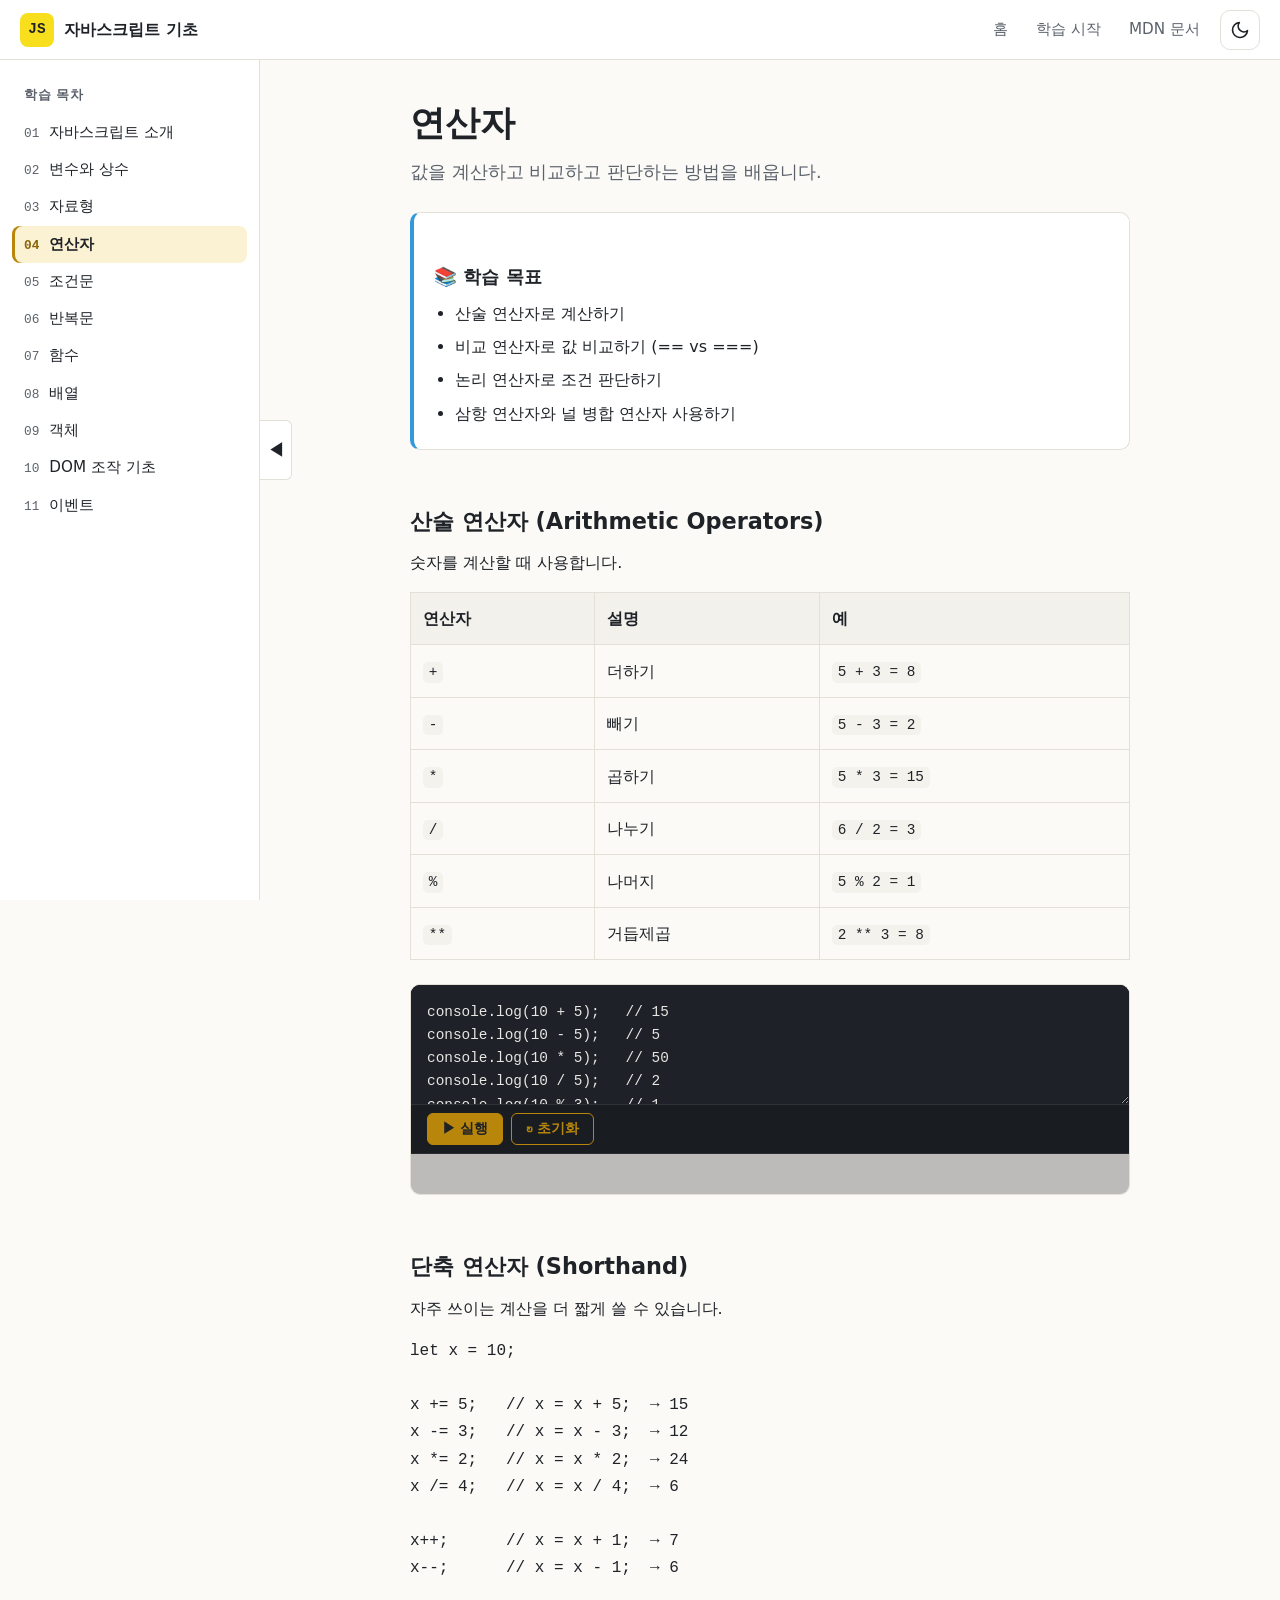
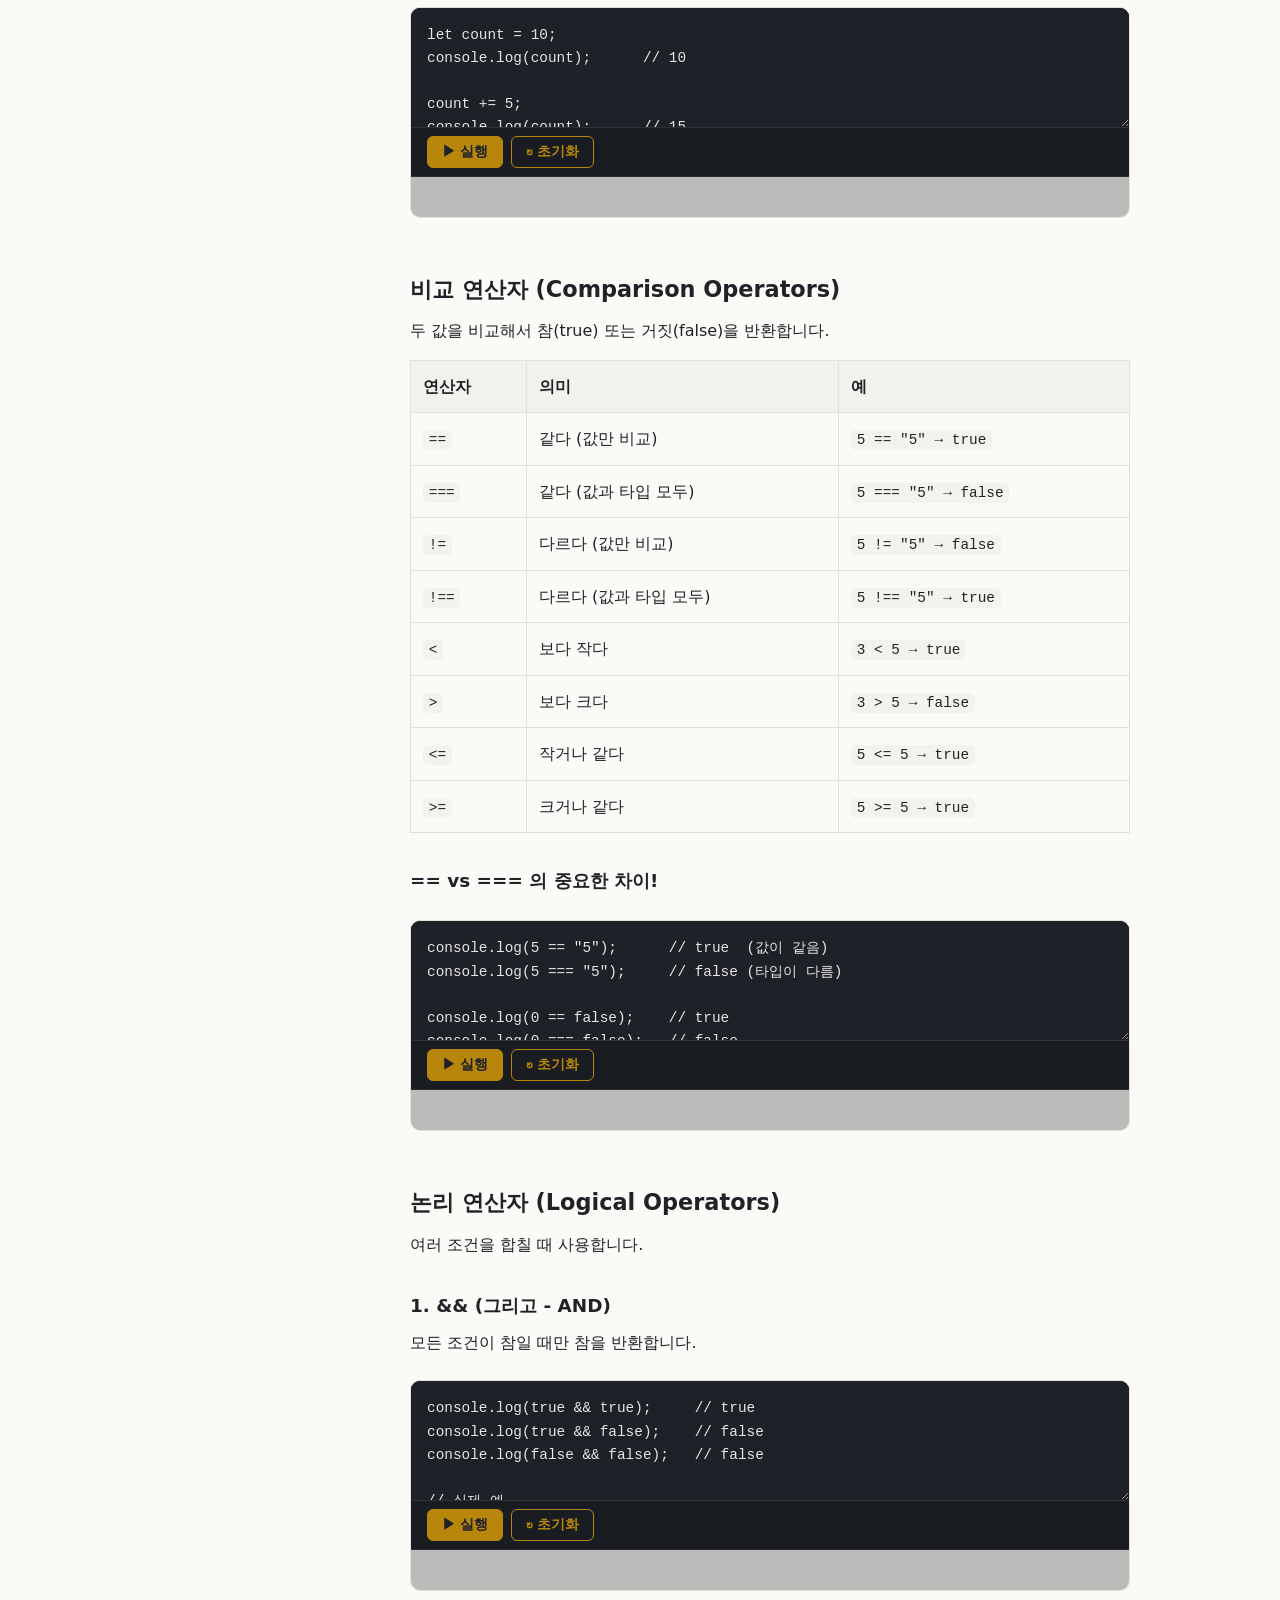
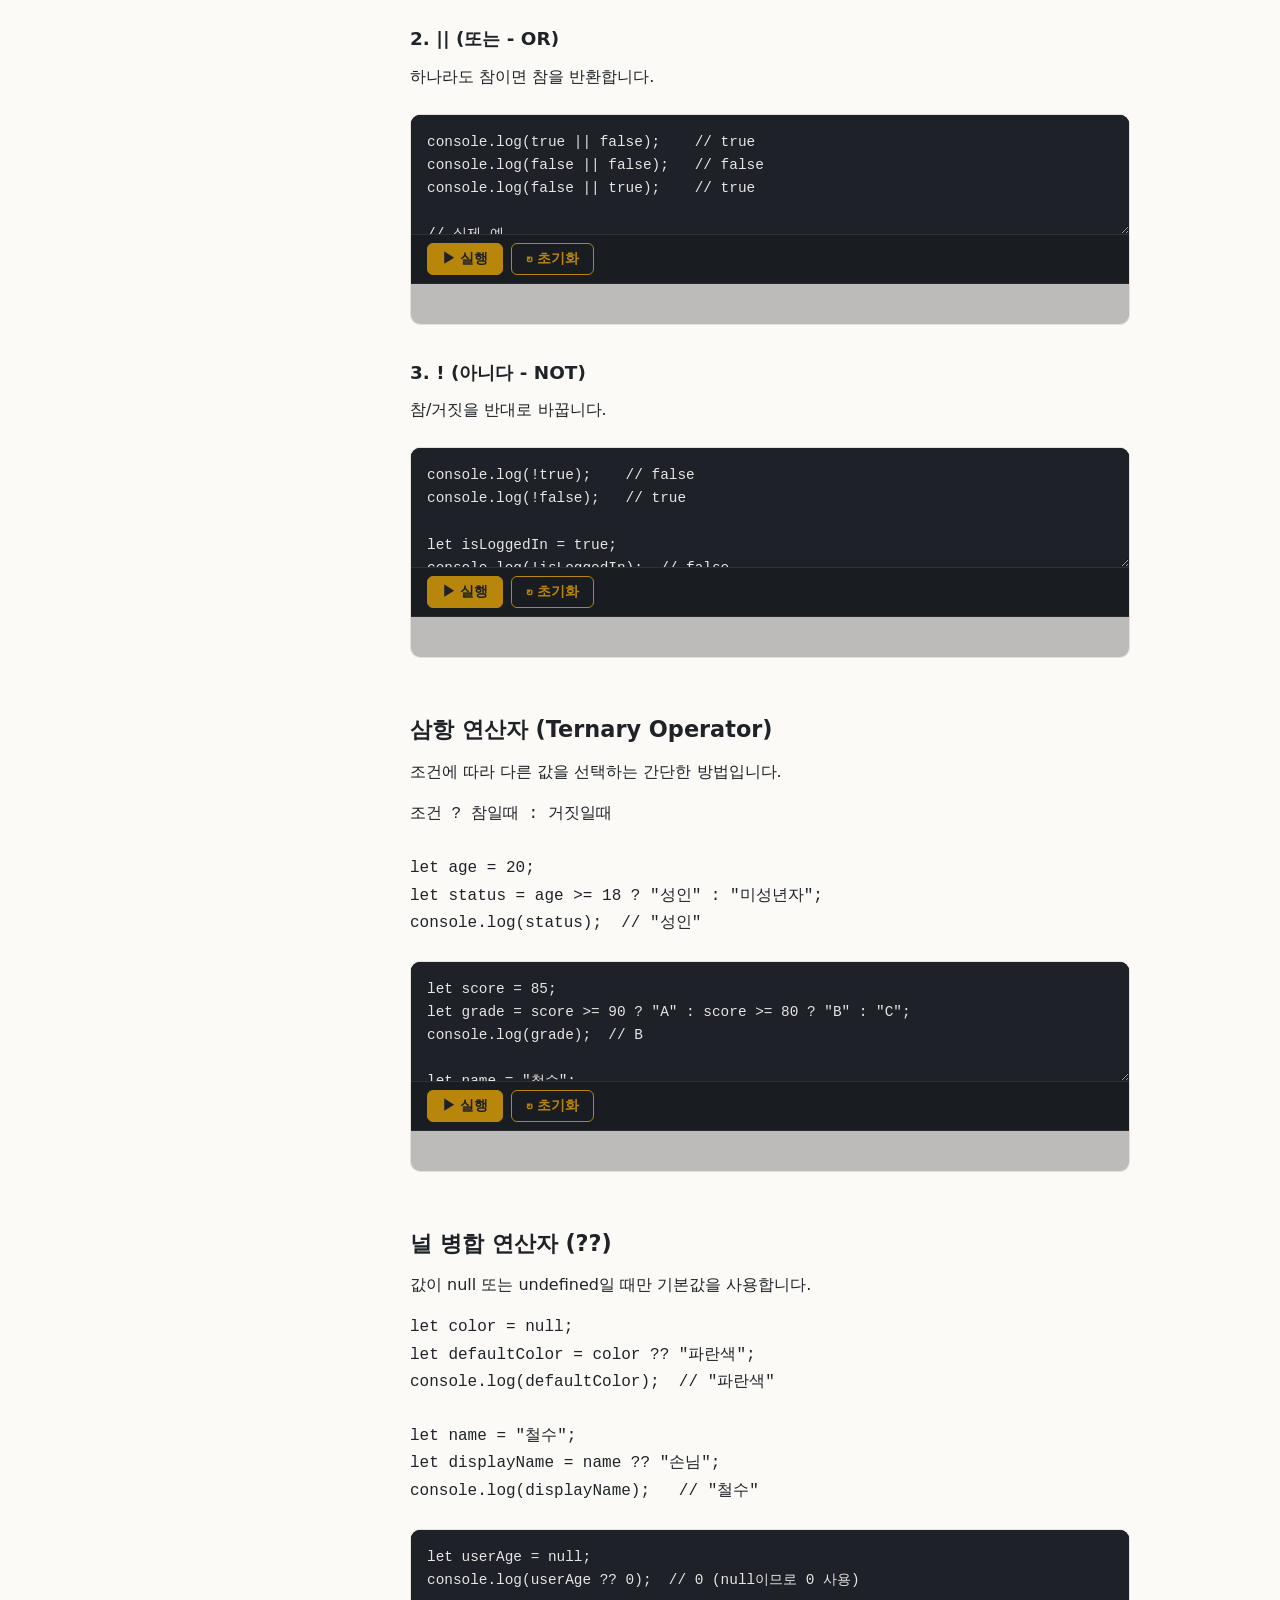
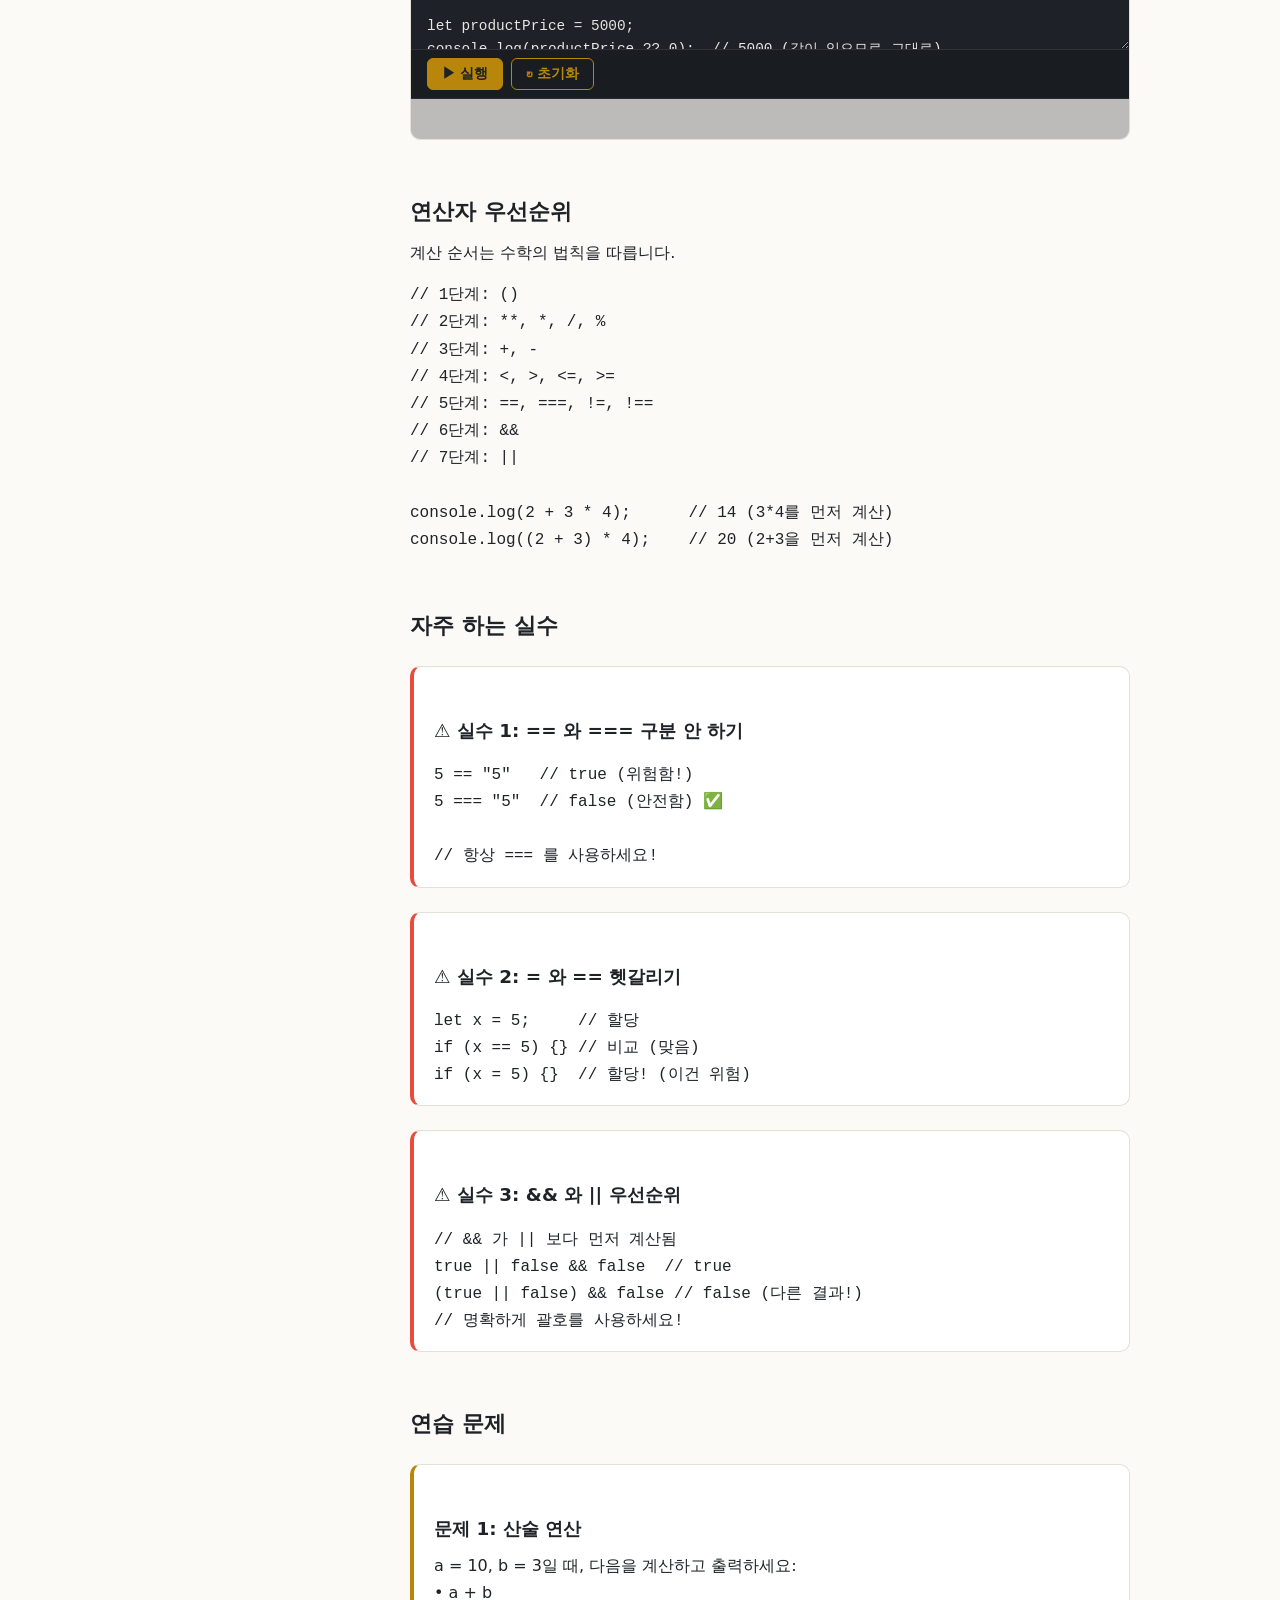
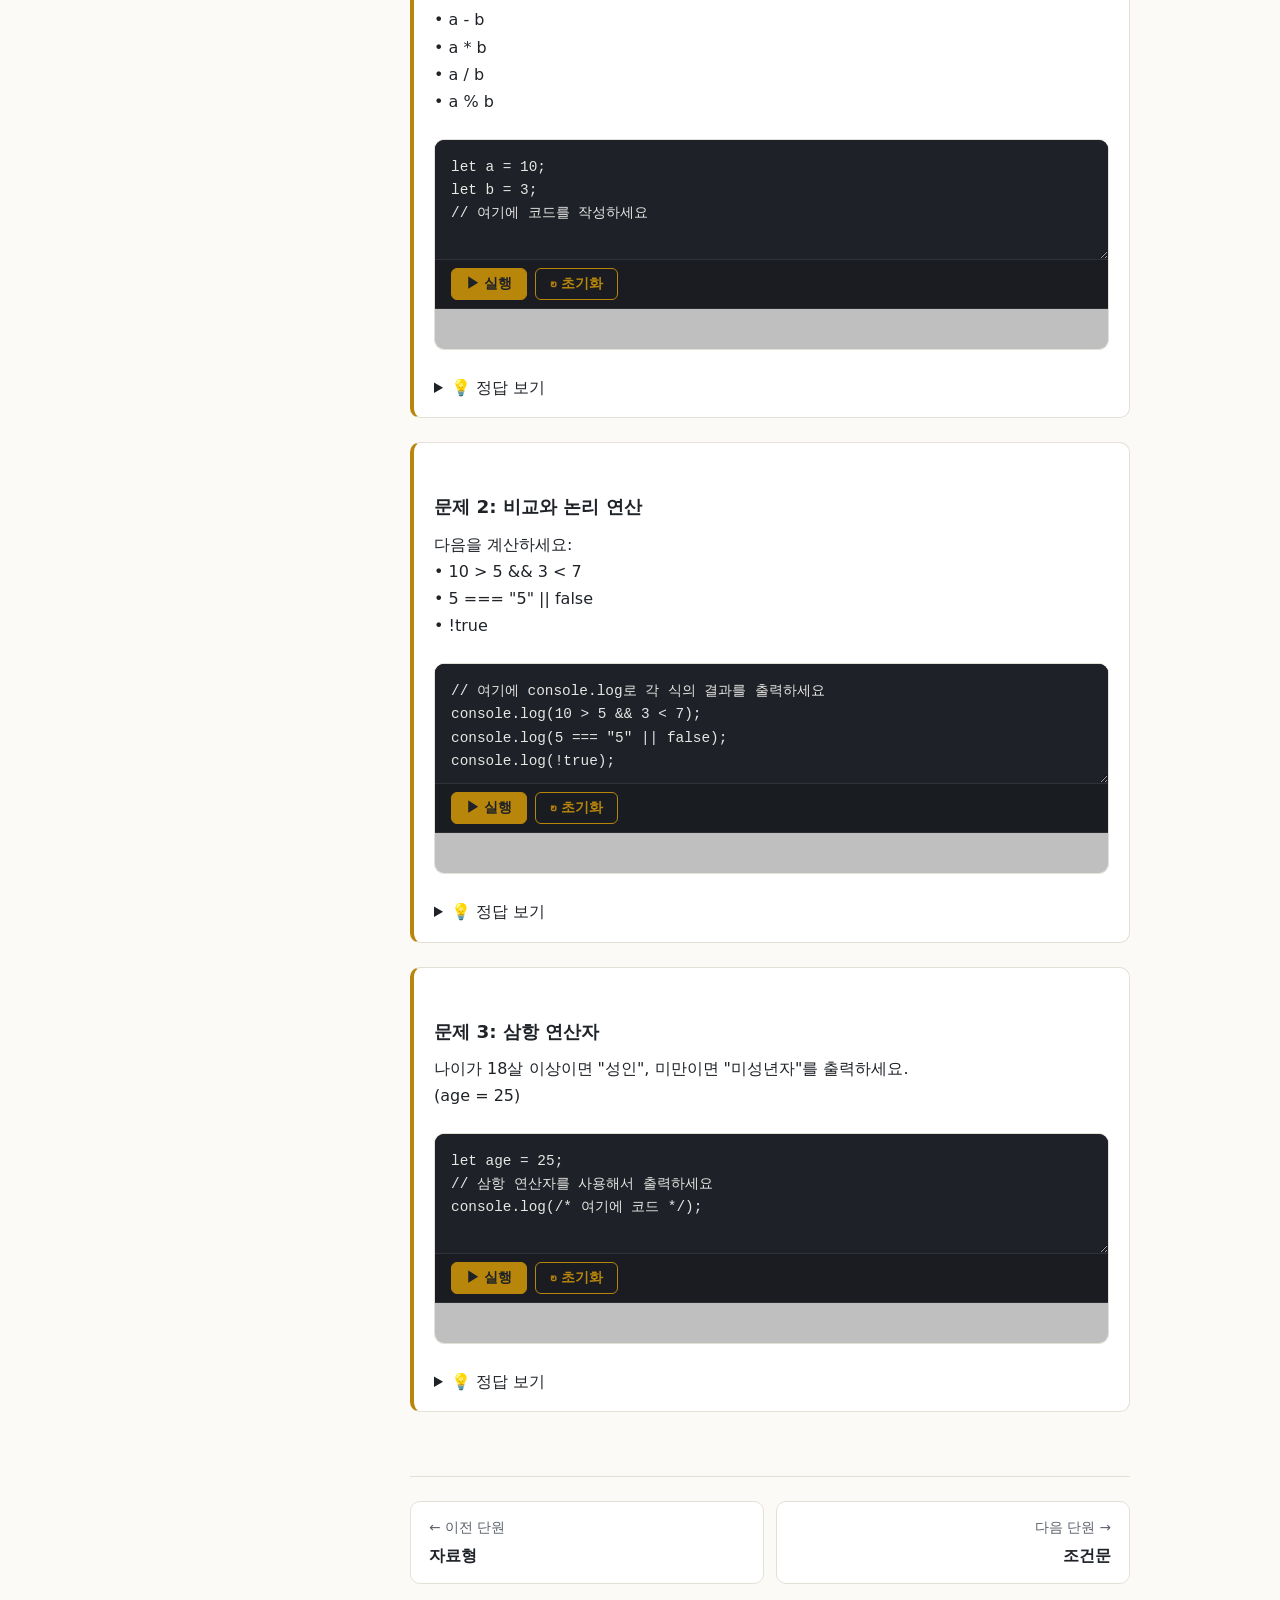
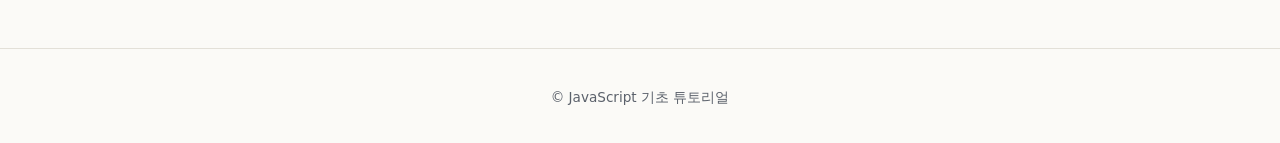
<file: pages/04-operators.html>
<!DOCTYPE html>
<html lang="ko">
<head>
    <meta charset="UTF-8">
    <meta name="viewport" content="width=device-width, initial-scale=1.0">
    <title>연산자 - JavaScript 기초</title>
    <link rel="stylesheet" href="../css/style.css">
    <link rel="stylesheet" href="../css/code.css">
    <script>
        (function () {
            try {
                var theme = localStorage.getItem('jsb-theme') || 'light';
                document.documentElement.dataset.theme = theme;
            } catch (e) {}
        })();
    </script>
</head>
<body data-page="04-operators" data-root="../">
    <a href="#content" class="skip-link">본문으로 건너뛰기</a>
    <header class="site-header" id="site-header"></header>

    <div class="layout">
        <aside class="sidebar" id="sidebar"></aside>

        <main class="content" id="content">
            <h1>연산자</h1>
            <p class="lead">값을 계산하고 비교하고 판단하는 방법을 배웁니다.</p>

            <section class="callout" style="border-left-color: #3498db;">
                <h3 class="callout-title">📚 학습 목표</h3>
                <ul class="steps">
                    <li>산술 연산자로 계산하기</li>
                    <li>비교 연산자로 값 비교하기 (== vs ===)</li>
                    <li>논리 연산자로 조건 판단하기</li>
                    <li>삼항 연산자와 널 병합 연산자 사용하기</li>
                </ul>
            </section>

            <h2>산술 연산자 (Arithmetic Operators)</h2>
            <p>숫자를 계산할 때 사용합니다.</p>

            <table style="width: 100%; border-collapse: collapse; margin: 16px 0;">
                <tr style="background: var(--color-surface-2);">
                    <th style="padding: 12px; border: 1px solid var(--color-border); text-align: left;">연산자</th>
                    <th style="padding: 12px; border: 1px solid var(--color-border); text-align: left;">설명</th>
                    <th style="padding: 12px; border: 1px solid var(--color-border); text-align: left;">예</th>
                </tr>
                <tr>
                    <td style="padding: 12px; border: 1px solid var(--color-border);"><code>+</code></td>
                    <td style="padding: 12px; border: 1px solid var(--color-border);">더하기</td>
                    <td style="padding: 12px; border: 1px solid var(--color-border);"><code>5 + 3 = 8</code></td>
                </tr>
                <tr>
                    <td style="padding: 12px; border: 1px solid var(--color-border);"><code>-</code></td>
                    <td style="padding: 12px; border: 1px solid var(--color-border);">빼기</td>
                    <td style="padding: 12px; border: 1px solid var(--color-border);"><code>5 - 3 = 2</code></td>
                </tr>
                <tr>
                    <td style="padding: 12px; border: 1px solid var(--color-border);"><code>*</code></td>
                    <td style="padding: 12px; border: 1px solid var(--color-border);">곱하기</td>
                    <td style="padding: 12px; border: 1px solid var(--color-border);"><code>5 * 3 = 15</code></td>
                </tr>
                <tr>
                    <td style="padding: 12px; border: 1px solid var(--color-border);"><code>/</code></td>
                    <td style="padding: 12px; border: 1px solid var(--color-border);">나누기</td>
                    <td style="padding: 12px; border: 1px solid var(--color-border);"><code>6 / 2 = 3</code></td>
                </tr>
                <tr>
                    <td style="padding: 12px; border: 1px solid var(--color-border);"><code>%</code></td>
                    <td style="padding: 12px; border: 1px solid var(--color-border);">나머지</td>
                    <td style="padding: 12px; border: 1px solid var(--color-border);"><code>5 % 2 = 1</code></td>
                </tr>
                <tr>
                    <td style="padding: 12px; border: 1px solid var(--color-border);"><code>**</code></td>
                    <td style="padding: 12px; border: 1px solid var(--color-border);">거듭제곱</td>
                    <td style="padding: 12px; border: 1px solid var(--color-border);"><code>2 ** 3 = 8</code></td>
                </tr>
            </table>

            <div class="playground">
                <pre><code>console.log(10 + 5);   // 15
console.log(10 - 5);   // 5
console.log(10 * 5);   // 50
console.log(10 / 5);   // 2
console.log(10 % 3);   // 1
console.log(2 ** 3);   // 8</code></pre>
                <div class="playground-output"></div>
            </div>

            <h2>단축 연산자 (Shorthand)</h2>
            <p>자주 쓰이는 계산을 더 짧게 쓸 수 있습니다.</p>

            <pre><code>let x = 10;

x += 5;   // x = x + 5;  → 15
x -= 3;   // x = x - 3;  → 12
x *= 2;   // x = x * 2;  → 24
x /= 4;   // x = x / 4;  → 6

x++;      // x = x + 1;  → 7
x--;      // x = x - 1;  → 6</code></pre>

            <div class="playground">
                <pre><code>let count = 10;
console.log(count);      // 10

count += 5;
console.log(count);      // 15

count--;
console.log(count);      // 14</code></pre>
                <div class="playground-output"></div>
            </div>

            <h2>비교 연산자 (Comparison Operators)</h2>
            <p>두 값을 비교해서 참(true) 또는 거짓(false)을 반환합니다.</p>

            <table style="width: 100%; border-collapse: collapse; margin: 16px 0;">
                <tr style="background: var(--color-surface-2);">
                    <th style="padding: 12px; border: 1px solid var(--color-border); text-align: left;">연산자</th>
                    <th style="padding: 12px; border: 1px solid var(--color-border); text-align: left;">의미</th>
                    <th style="padding: 12px; border: 1px solid var(--color-border); text-align: left;">예</th>
                </tr>
                <tr>
                    <td style="padding: 12px; border: 1px solid var(--color-border);"><code>==</code></td>
                    <td style="padding: 12px; border: 1px solid var(--color-border);">같다 (값만 비교)</td>
                    <td style="padding: 12px; border: 1px solid var(--color-border);"><code>5 == "5" → true</code></td>
                </tr>
                <tr>
                    <td style="padding: 12px; border: 1px solid var(--color-border);"><code>===</code></td>
                    <td style="padding: 12px; border: 1px solid var(--color-border);">같다 (값과 타입 모두)</td>
                    <td style="padding: 12px; border: 1px solid var(--color-border);"><code>5 === "5" → false</code></td>
                </tr>
                <tr>
                    <td style="padding: 12px; border: 1px solid var(--color-border);"><code>!=</code></td>
                    <td style="padding: 12px; border: 1px solid var(--color-border);">다르다 (값만 비교)</td>
                    <td style="padding: 12px; border: 1px solid var(--color-border);"><code>5 != "5" → false</code></td>
                </tr>
                <tr>
                    <td style="padding: 12px; border: 1px solid var(--color-border);"><code>!==</code></td>
                    <td style="padding: 12px; border: 1px solid var(--color-border);">다르다 (값과 타입 모두)</td>
                    <td style="padding: 12px; border: 1px solid var(--color-border);"><code>5 !== "5" → true</code></td>
                </tr>
                <tr>
                    <td style="padding: 12px; border: 1px solid var(--color-border);"><code>&lt;</code></td>
                    <td style="padding: 12px; border: 1px solid var(--color-border);">보다 작다</td>
                    <td style="padding: 12px; border: 1px solid var(--color-border);"><code>3 < 5 → true</code></td>
                </tr>
                <tr>
                    <td style="padding: 12px; border: 1px solid var(--color-border);"><code>&gt;</code></td>
                    <td style="padding: 12px; border: 1px solid var(--color-border);">보다 크다</td>
                    <td style="padding: 12px; border: 1px solid var(--color-border);"><code>3 > 5 → false</code></td>
                </tr>
                <tr>
                    <td style="padding: 12px; border: 1px solid var(--color-border);"><code>&lt;=</code></td>
                    <td style="padding: 12px; border: 1px solid var(--color-border);">작거나 같다</td>
                    <td style="padding: 12px; border: 1px solid var(--color-border);"><code>5 <= 5 → true</code></td>
                </tr>
                <tr>
                    <td style="padding: 12px; border: 1px solid var(--color-border);"><code>&gt;=</code></td>
                    <td style="padding: 12px; border: 1px solid var(--color-border);">크거나 같다</td>
                    <td style="padding: 12px; border: 1px solid var(--color-border);"><code>5 >= 5 → true</code></td>
                </tr>
            </table>

            <h3>== vs === 의 중요한 차이!</h3>
            <div class="playground">
                <pre><code>console.log(5 == "5");      // true  (값이 같음)
console.log(5 === "5");     // false (타입이 다름)

console.log(0 == false);    // true
console.log(0 === false);   // false

// ✅ 권장: 항상 ===를 사용하세요!
console.log(10 === 10);     // true</code></pre>
                <div class="playground-output"></div>
            </div>

            <h2>논리 연산자 (Logical Operators)</h2>
            <p>여러 조건을 합칠 때 사용합니다.</p>

            <h3>1. && (그리고 - AND)</h3>
            <p>모든 조건이 참일 때만 참을 반환합니다.</p>

            <div class="playground">
                <pre><code>console.log(true && true);     // true
console.log(true && false);    // false
console.log(false && false);   // false

// 실제 예
let age = 20;
let hasLicense = true;
console.log(age >= 18 && hasLicense);  // true (둘 다 만족)</code></pre>
                <div class="playground-output"></div>
            </div>

            <h3>2. || (또는 - OR)</h3>
            <p>하나라도 참이면 참을 반환합니다.</p>

            <div class="playground">
                <pre><code>console.log(true || false);    // true
console.log(false || false);   // false
console.log(false || true);    // true

// 실제 예
let isWeekend = false;
let isHoliday = true;
console.log(isWeekend || isHoliday);  // true (하나라도 만족)</code></pre>
                <div class="playground-output"></div>
            </div>

            <h3>3. ! (아니다 - NOT)</h3>
            <p>참/거짓을 반대로 바꿉니다.</p>

            <div class="playground">
                <pre><code>console.log(!true);    // false
console.log(!false);   // true

let isLoggedIn = true;
console.log(!isLoggedIn);  // false</code></pre>
                <div class="playground-output"></div>
            </div>

            <h2>삼항 연산자 (Ternary Operator)</h2>
            <p>조건에 따라 다른 값을 선택하는 간단한 방법입니다.</p>

            <pre><code>조건 ? 참일때 : 거짓일때

let age = 20;
let status = age >= 18 ? "성인" : "미성년자";
console.log(status);  // "성인"</code></pre>

            <div class="playground">
                <pre><code>let score = 85;
let grade = score >= 90 ? "A" : score >= 80 ? "B" : "C";
console.log(grade);  // B

let name = "철수";
console.log(name === "철수" ? "맞습니다!" : "다릅니다");</code></pre>
                <div class="playground-output"></div>
            </div>

            <h2>널 병합 연산자 (??)</h2>
            <p>값이 null 또는 undefined일 때만 기본값을 사용합니다.</p>

            <pre><code>let color = null;
let defaultColor = color ?? "파란색";
console.log(defaultColor);  // "파란색"

let name = "철수";
let displayName = name ?? "손님";
console.log(displayName);   // "철수"</code></pre>

            <div class="playground">
                <pre><code>let userAge = null;
console.log(userAge ?? 0);  // 0 (null이므로 0 사용)

let productPrice = 5000;
console.log(productPrice ?? 0);  // 5000 (값이 있으므로 그대로)</code></pre>
                <div class="playground-output"></div>
            </div>

            <h2>연산자 우선순위</h2>
            <p>계산 순서는 수학의 법칙을 따릅니다.</p>

            <pre><code>// 1단계: ()
// 2단계: **, *, /, %
// 3단계: +, -
// 4단계: <, >, <=, >=
// 5단계: ==, ===, !=, !==
// 6단계: &&
// 7단계: ||

console.log(2 + 3 * 4);      // 14 (3*4를 먼저 계산)
console.log((2 + 3) * 4);    // 20 (2+3을 먼저 계산)</code></pre>

            <h2>자주 하는 실수</h2>

            <div class="callout" style="border-left-color: #e74c3c;">
                <h3 class="callout-title">⚠️ 실수 1: == 와 === 구분 안 하기</h3>
                <pre><code>5 == "5"   // true (위험함!)
5 === "5"  // false (안전함) ✅

// 항상 === 를 사용하세요!</code></pre>
            </div>

            <div class="callout" style="border-left-color: #e74c3c;">
                <h3 class="callout-title">⚠️ 실수 2: = 와 == 헷갈리기</h3>
                <pre><code>let x = 5;     // 할당
if (x == 5) {} // 비교 (맞음)
if (x = 5) {}  // 할당! (이건 위험)</code></pre>
            </div>

            <div class="callout" style="border-left-color: #e74c3c;">
                <h3 class="callout-title">⚠️ 실수 3: && 와 || 우선순위</h3>
                <pre><code>// && 가 || 보다 먼저 계산됨
true || false && false  // true
(true || false) && false // false (다른 결과!)
// 명확하게 괄호를 사용하세요!</code></pre>
            </div>

            <h2>연습 문제</h2>

            <div class="callout">
                <h3 class="callout-title">문제 1: 산술 연산</h3>
                <p>a = 10, b = 3일 때, 다음을 계산하고 출력하세요:
                <br>• a + b
                <br>• a - b
                <br>• a * b
                <br>• a / b
                <br>• a % b</p>
                <div class="playground">
                    <pre><code>let a = 10;
let b = 3;
// 여기에 코드를 작성하세요</code></pre>
                    <div class="playground-output"></div>
                </div>
                <details>
                    <summary>💡 정답 보기</summary>
                    <pre><code>let a = 10;
let b = 3;
console.log(a + b);  // 13
console.log(a - b);  // 7
console.log(a * b);  // 30
console.log(a / b);  // 3.333...
console.log(a % b);  // 1</code></pre>
                </details>
            </div>

            <div class="callout">
                <h3 class="callout-title">문제 2: 비교와 논리 연산</h3>
                <p>다음을 계산하세요:
                <br>• 10 > 5 && 3 < 7
                <br>• 5 === "5" || false
                <br>• !true</p>
                <div class="playground">
                    <pre><code>// 여기에 console.log로 각 식의 결과를 출력하세요
console.log(10 > 5 && 3 < 7);
console.log(5 === "5" || false);
console.log(!true);</code></pre>
                    <div class="playground-output"></div>
                </div>
                <details>
                    <summary>💡 정답 보기</summary>
                    <p>각각 true, false, false가 출력됩니다.</p>
                </details>
            </div>

            <div class="callout">
                <h3 class="callout-title">문제 3: 삼항 연산자</h3>
                <p>나이가 18살 이상이면 "성인", 미만이면 "미성년자"를 출력하세요.
                <br>(age = 25)</p>
                <div class="playground">
                    <pre><code>let age = 25;
// 삼항 연산자를 사용해서 출력하세요
console.log(/* 여기에 코드 */);</code></pre>
                    <div class="playground-output"></div>
                </div>
                <details>
                    <summary>💡 정답 보기</summary>
                    <pre><code>let age = 25;
console.log(age >= 18 ? "성인" : "미성년자");  // 성인</code></pre>
                </details>
            </div>

            <nav id="pager" class="pager"></nav>
        </main>
    </div>

    <footer class="site-footer">
        <p>© JavaScript 기초 튜토리얼</p>
    </footer>

    <script src="../js/main.js"></script>
    <script src="../js/playground.js"></script>
</body>
</html>
</file>
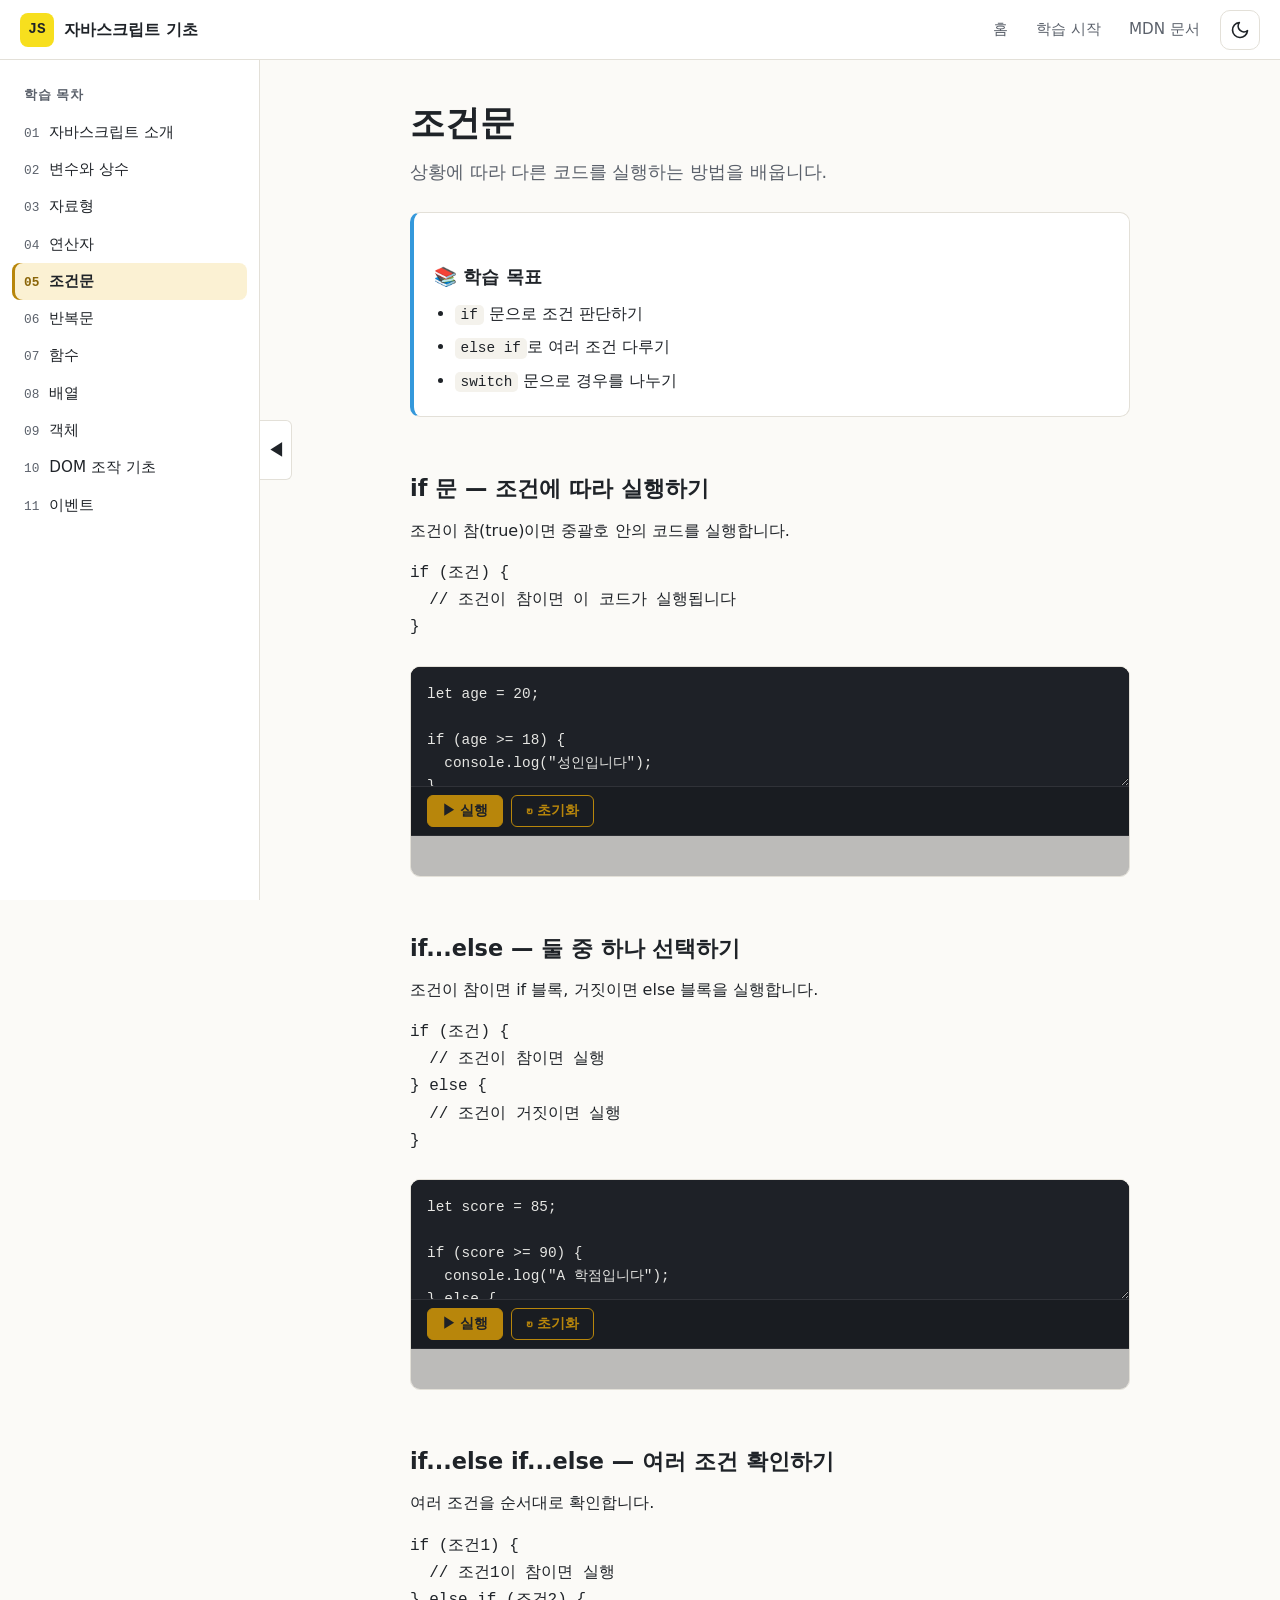
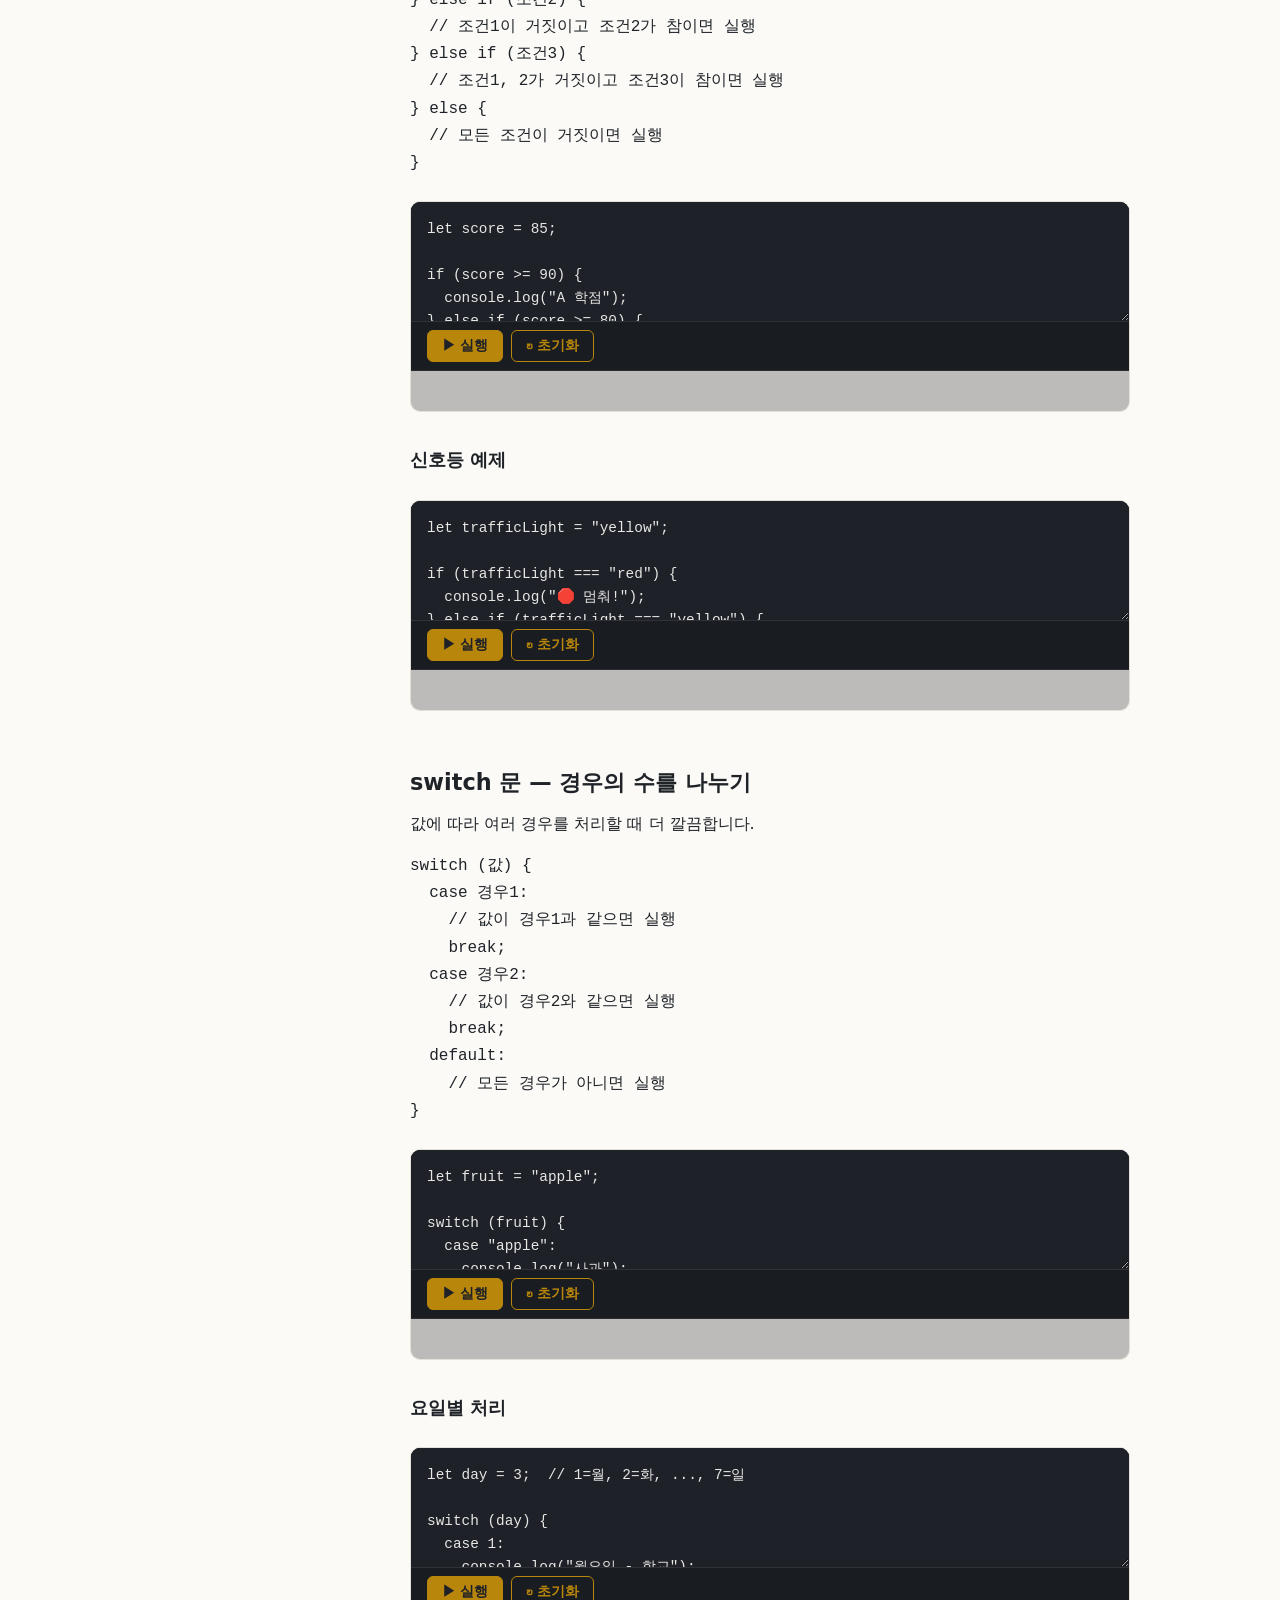
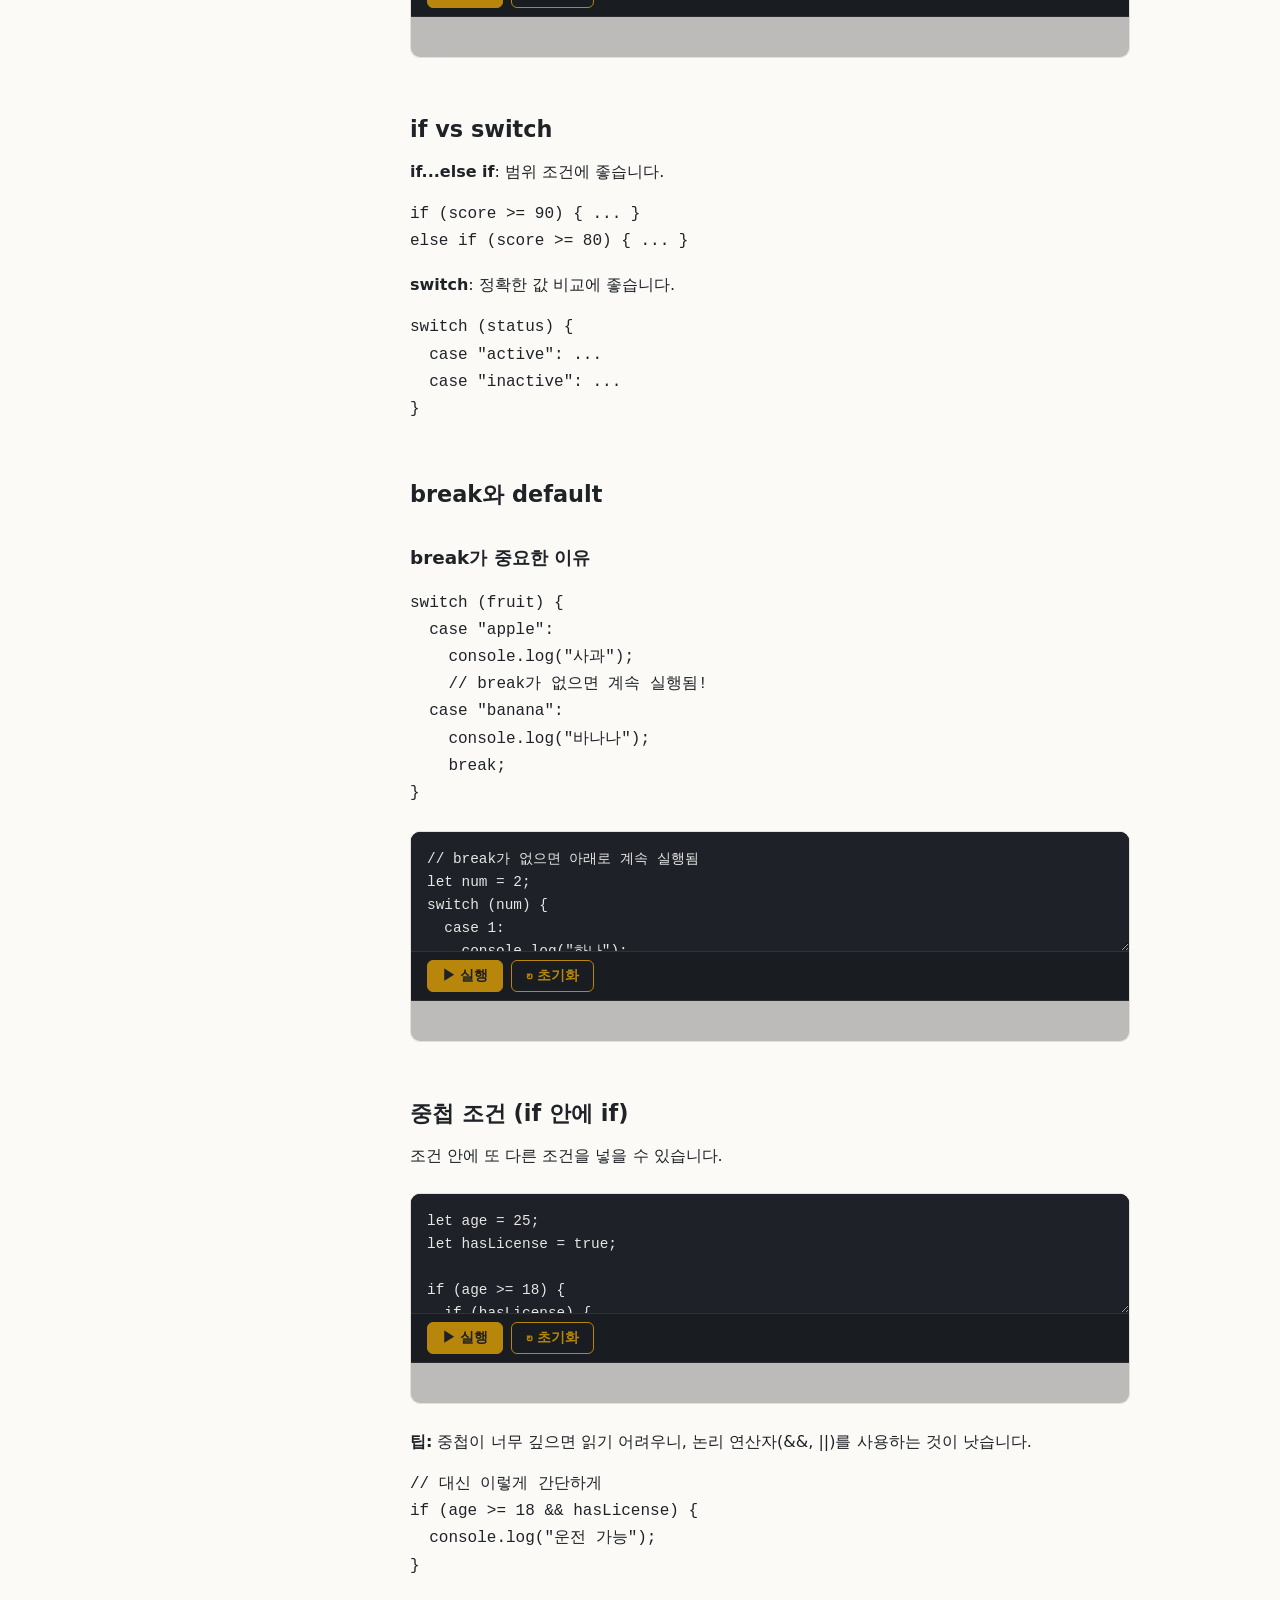
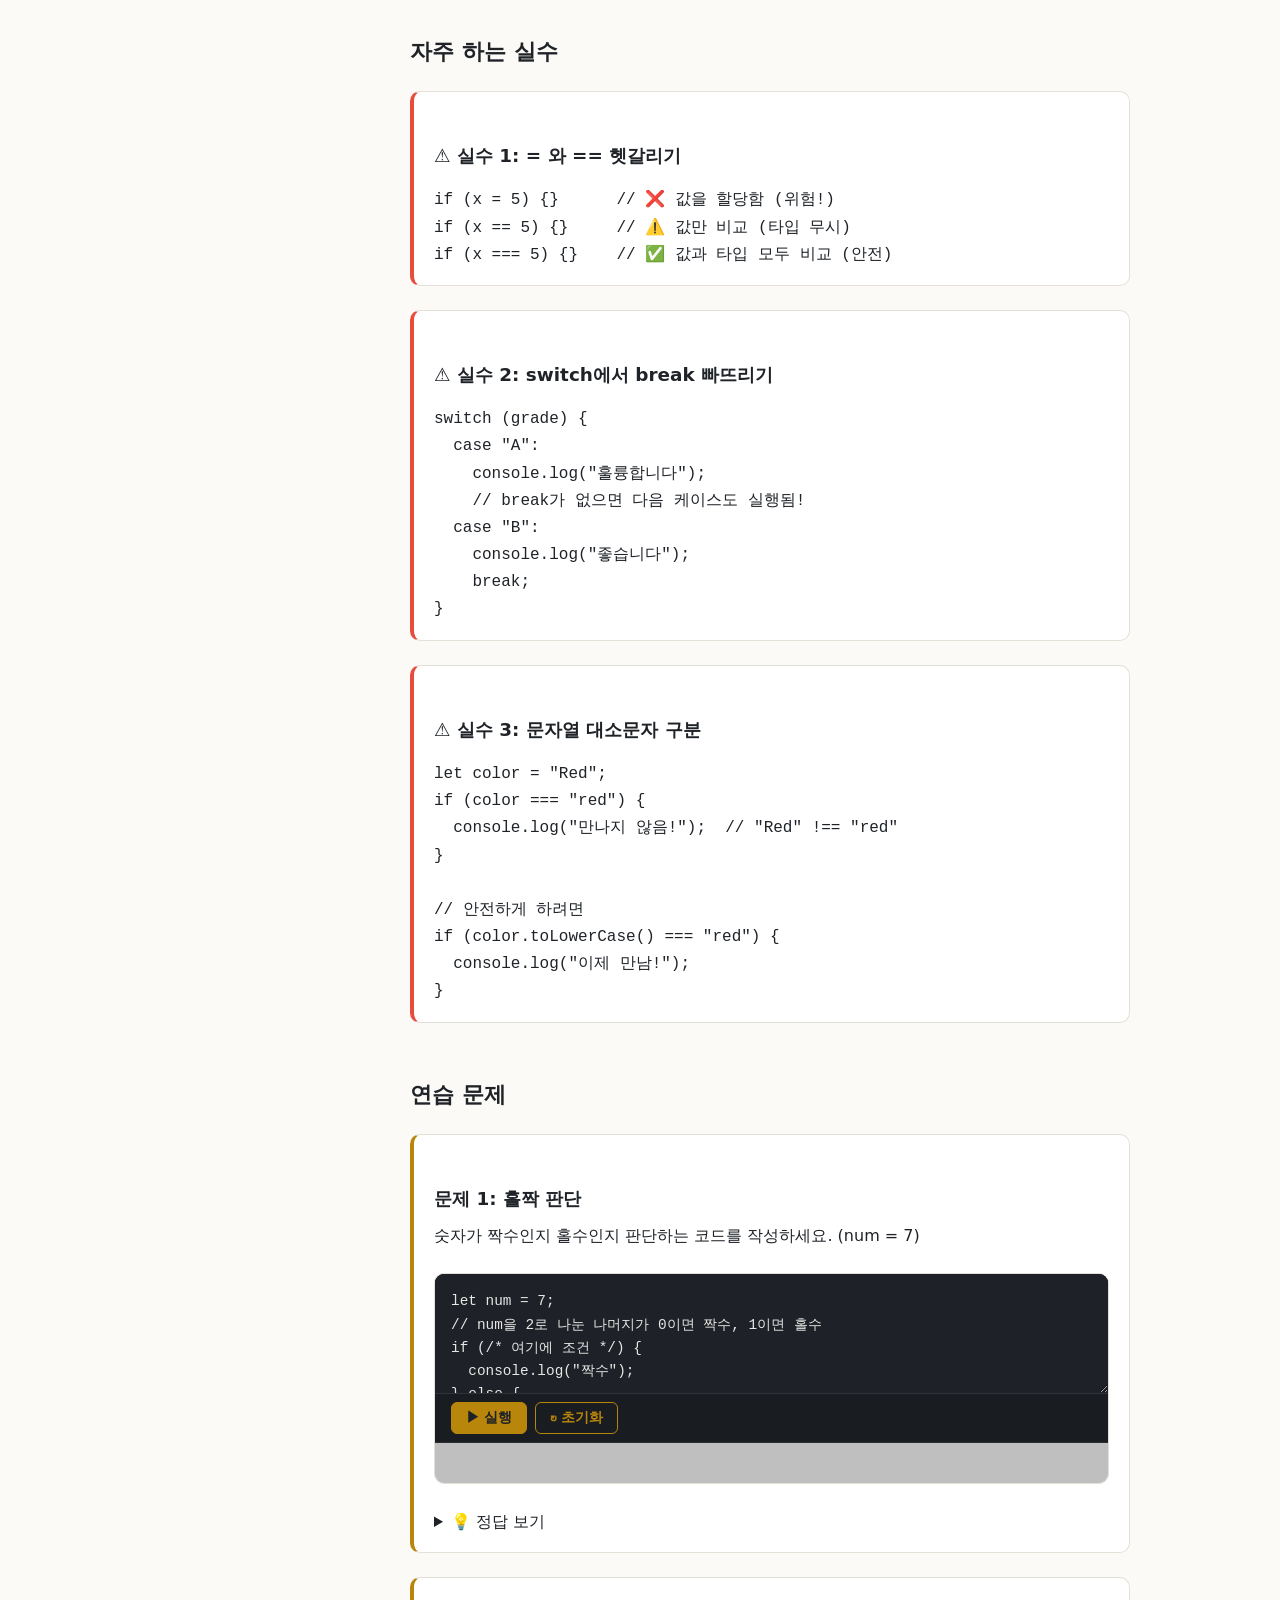
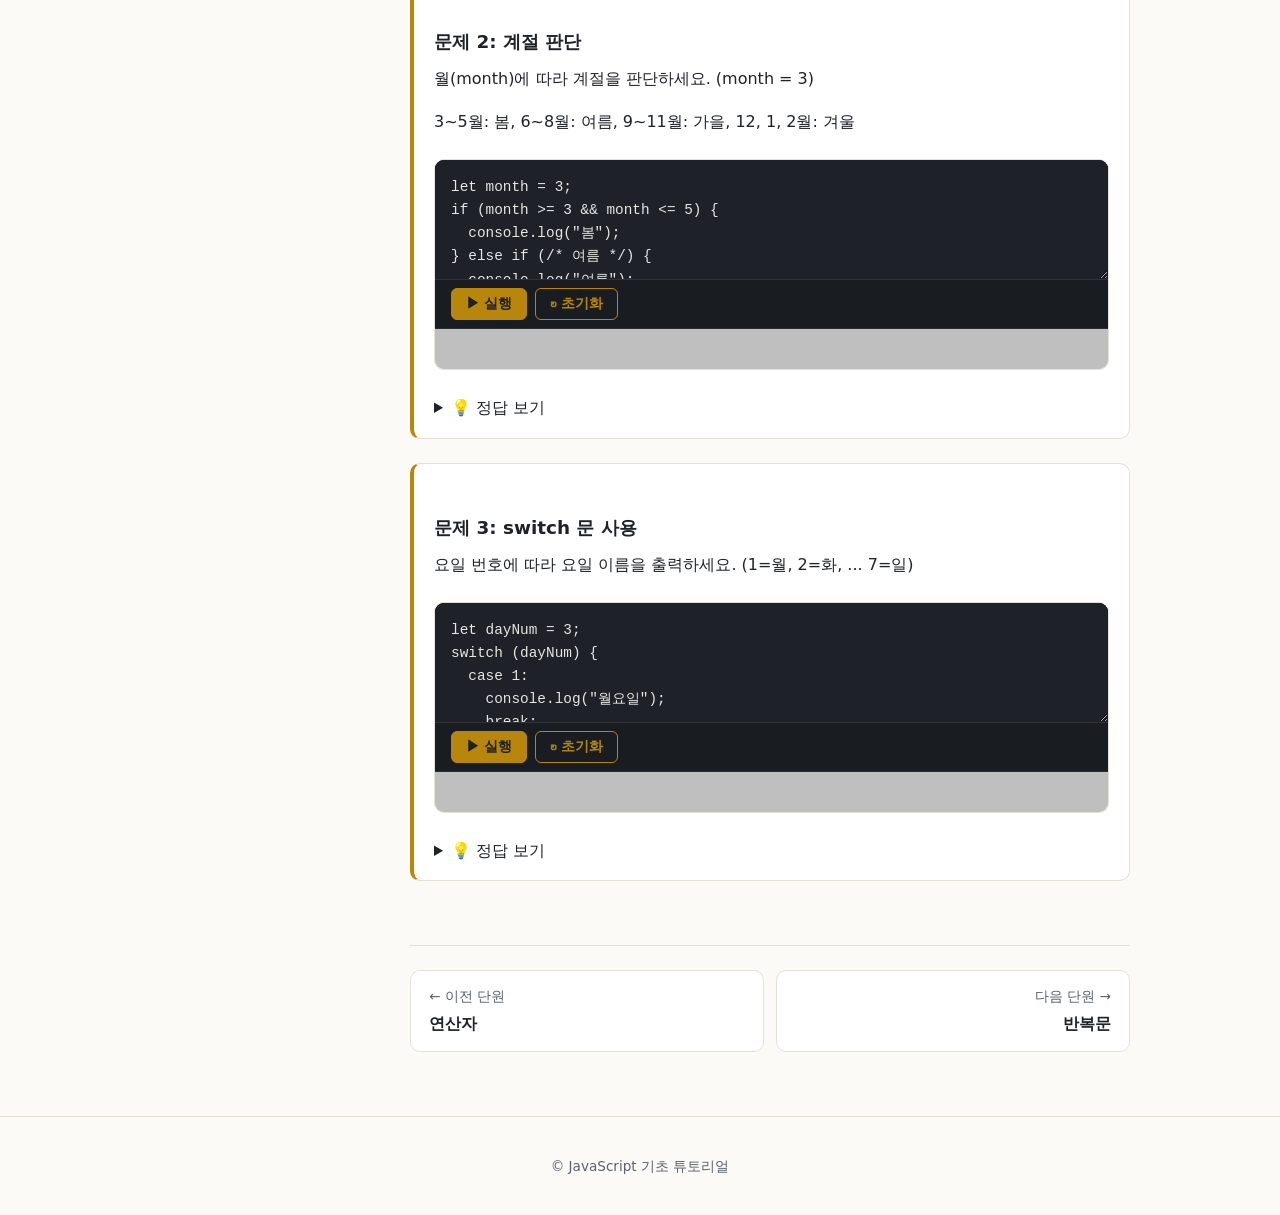
<file: pages/05-conditionals.html>
<!DOCTYPE html>
<html lang="ko">
<head>
    <meta charset="UTF-8">
    <meta name="viewport" content="width=device-width, initial-scale=1.0">
    <title>조건문 - JavaScript 기초</title>
    <link rel="stylesheet" href="../css/style.css">
    <link rel="stylesheet" href="../css/code.css">
    <script>
        (function () {
            try {
                var theme = localStorage.getItem('jsb-theme') || 'light';
                document.documentElement.dataset.theme = theme;
            } catch (e) {}
        })();
    </script>
</head>
<body data-page="05-conditionals" data-root="../">
    <a href="#content" class="skip-link">본문으로 건너뛰기</a>
    <header class="site-header" id="site-header"></header>

    <div class="layout">
        <aside class="sidebar" id="sidebar"></aside>

        <main class="content" id="content">
            <h1>조건문</h1>
            <p class="lead">상황에 따라 다른 코드를 실행하는 방법을 배웁니다.</p>

            <section class="callout" style="border-left-color: #3498db;">
                <h3 class="callout-title">📚 학습 목표</h3>
                <ul class="steps">
                    <li><code>if</code> 문으로 조건 판단하기</li>
                    <li><code>else if</code>로 여러 조건 다루기</li>
                    <li><code>switch</code> 문으로 경우를 나누기</li>
                </ul>
            </section>

            <h2>if 문 — 조건에 따라 실행하기</h2>
            <p>조건이 참(true)이면 중괄호 안의 코드를 실행합니다.</p>

            <pre><code>if (조건) {
  // 조건이 참이면 이 코드가 실행됩니다
}</code></pre>

            <div class="playground">
                <pre><code>let age = 20;

if (age >= 18) {
  console.log("성인입니다");
}</code></pre>
                <div class="playground-output"></div>
            </div>

            <h2>if...else — 둘 중 하나 선택하기</h2>
            <p>조건이 참이면 if 블록, 거짓이면 else 블록을 실행합니다.</p>

            <pre><code>if (조건) {
  // 조건이 참이면 실행
} else {
  // 조건이 거짓이면 실행
}</code></pre>

            <div class="playground">
                <pre><code>let score = 85;

if (score >= 90) {
  console.log("A 학점입니다");
} else {
  console.log("A 학점이 아닙니다");
}</code></pre>
                <div class="playground-output"></div>
            </div>

            <h2>if...else if...else — 여러 조건 확인하기</h2>
            <p>여러 조건을 순서대로 확인합니다.</p>

            <pre><code>if (조건1) {
  // 조건1이 참이면 실행
} else if (조건2) {
  // 조건1이 거짓이고 조건2가 참이면 실행
} else if (조건3) {
  // 조건1, 2가 거짓이고 조건3이 참이면 실행
} else {
  // 모든 조건이 거짓이면 실행
}</code></pre>

            <div class="playground">
                <pre><code>let score = 85;

if (score >= 90) {
  console.log("A 학점");
} else if (score >= 80) {
  console.log("B 학점");
} else if (score >= 70) {
  console.log("C 학점");
} else {
  console.log("F 학점");
}</code></pre>
                <div class="playground-output"></div>
            </div>

            <h3>신호등 예제</h3>
            <div class="playground">
                <pre><code>let trafficLight = "yellow";

if (trafficLight === "red") {
  console.log("🛑 멈춰!");
} else if (trafficLight === "yellow") {
  console.log("⚠️ 준비!");
} else if (trafficLight === "green") {
  console.log("🚗 출발!");
} else {
  console.log("❓ 무엇이지?");
}</code></pre>
                <div class="playground-output"></div>
            </div>

            <h2>switch 문 — 경우의 수를 나누기</h2>
            <p>값에 따라 여러 경우를 처리할 때 더 깔끔합니다.</p>

            <pre><code>switch (값) {
  case 경우1:
    // 값이 경우1과 같으면 실행
    break;
  case 경우2:
    // 값이 경우2와 같으면 실행
    break;
  default:
    // 모든 경우가 아니면 실행
}</code></pre>

            <div class="playground">
                <pre><code>let fruit = "apple";

switch (fruit) {
  case "apple":
    console.log("사과");
    break;
  case "banana":
    console.log("바나나");
    break;
  case "orange":
    console.log("오렌지");
    break;
  default:
    console.log("모르는 과일");
}</code></pre>
                <div class="playground-output"></div>
            </div>

            <h3>요일별 처리</h3>
            <div class="playground">
                <pre><code>let day = 3;  // 1=월, 2=화, ..., 7=일

switch (day) {
  case 1:
    console.log("월요일 - 학교");
    break;
  case 2:
    console.log("화요일 - 학원");
    break;
  case 6:
  case 7:
    console.log("주말 - 쉬기!");
    break;
  default:
    console.log("다른 요일");
}</code></pre>
                <div class="playground-output"></div>
            </div>

            <h2>if vs switch</h2>
            <p><strong>if...else if</strong>: 범위 조건에 좋습니다.</p>
            <pre><code>if (score >= 90) { ... }
else if (score >= 80) { ... }</code></pre>

            <p><strong>switch</strong>: 정확한 값 비교에 좋습니다.</p>
            <pre><code>switch (status) {
  case "active": ...
  case "inactive": ...
}</code></pre>

            <h2>break와 default</h2>

            <h3>break가 중요한 이유</h3>
            <pre><code>switch (fruit) {
  case "apple":
    console.log("사과");
    // break가 없으면 계속 실행됨!
  case "banana":
    console.log("바나나");
    break;
}</code></pre>

            <div class="playground">
                <pre><code>// break가 없으면 아래로 계속 실행됨
let num = 2;
switch (num) {
  case 1:
    console.log("하나");
  case 2:
    console.log("둘");
  case 3:
    console.log("셋");
  default:
    console.log("기타");
}
// 출력: 둘, 셋, 기타 (모두 실행됨!)</code></pre>
                <div class="playground-output"></div>
            </div>

            <h2>중첩 조건 (if 안에 if)</h2>
            <p>조건 안에 또 다른 조건을 넣을 수 있습니다.</p>

            <div class="playground">
                <pre><code>let age = 25;
let hasLicense = true;

if (age >= 18) {
  if (hasLicense) {
    console.log("운전 가능");
  } else {
    console.log("면허증이 필요합니다");
  }
} else {
  console.log("18세 이상이어야 합니다");
}</code></pre>
                <div class="playground-output"></div>
            </div>

            <p><strong>팁:</strong> 중첩이 너무 깊으면 읽기 어려우니, 논리 연산자(&&, ||)를 사용하는 것이 낫습니다.</p>

            <pre><code>// 대신 이렇게 간단하게
if (age >= 18 && hasLicense) {
  console.log("운전 가능");
}</code></pre>

            <h2>자주 하는 실수</h2>

            <div class="callout" style="border-left-color: #e74c3c;">
                <h3 class="callout-title">⚠️ 실수 1: = 와 == 헷갈리기</h3>
                <pre><code>if (x = 5) {}      // ❌ 값을 할당함 (위험!)
if (x == 5) {}     // ⚠️ 값만 비교 (타입 무시)
if (x === 5) {}    // ✅ 값과 타입 모두 비교 (안전)</code></pre>
            </div>

            <div class="callout" style="border-left-color: #e74c3c;">
                <h3 class="callout-title">⚠️ 실수 2: switch에서 break 빠뜨리기</h3>
                <pre><code>switch (grade) {
  case "A":
    console.log("훌륭합니다");
    // break가 없으면 다음 케이스도 실행됨!
  case "B":
    console.log("좋습니다");
    break;
}</code></pre>
            </div>

            <div class="callout" style="border-left-color: #e74c3c;">
                <h3 class="callout-title">⚠️ 실수 3: 문자열 대소문자 구분</h3>
                <pre><code>let color = "Red";
if (color === "red") {
  console.log("만나지 않음!");  // "Red" !== "red"
}

// 안전하게 하려면
if (color.toLowerCase() === "red") {
  console.log("이제 만남!");
}</code></pre>
            </div>

            <h2>연습 문제</h2>

            <div class="callout">
                <h3 class="callout-title">문제 1: 홀짝 판단</h3>
                <p>숫자가 짝수인지 홀수인지 판단하는 코드를 작성하세요. (num = 7)</p>
                <div class="playground">
                    <pre><code>let num = 7;
// num을 2로 나눈 나머지가 0이면 짝수, 1이면 홀수
if (/* 여기에 조건 */) {
  console.log("짝수");
} else {
  console.log("홀수");
}</code></pre>
                    <div class="playground-output"></div>
                </div>
                <details>
                    <summary>💡 정답 보기</summary>
                    <pre><code>let num = 7;
if (num % 2 === 0) {
  console.log("짝수");
} else {
  console.log("홀수");  // 7은 홀수
}</code></pre>
                </details>
            </div>

            <div class="callout">
                <h3 class="callout-title">문제 2: 계절 판단</h3>
                <p>월(month)에 따라 계절을 판단하세요. (month = 3)</p>
                <p>3~5월: 봄, 6~8월: 여름, 9~11월: 가을, 12, 1, 2월: 겨울</p>
                <div class="playground">
                    <pre><code>let month = 3;
if (month >= 3 && month <= 5) {
  console.log("봄");
} else if (/* 여름 */) {
  console.log("여름");
} else if (/* 가을 */) {
  console.log("가을");
} else {
  console.log("겨울");
}</code></pre>
                    <div class="playground-output"></div>
                </div>
                <details>
                    <summary>💡 정답 보기</summary>
                    <pre><code>let month = 3;
if (month >= 3 && month <= 5) {
  console.log("봄");
} else if (month >= 6 && month <= 8) {
  console.log("여름");
} else if (month >= 9 && month <= 11) {
  console.log("가을");
} else {
  console.log("겨울");
}</code></pre>
                </details>
            </div>

            <div class="callout">
                <h3 class="callout-title">문제 3: switch 문 사용</h3>
                <p>요일 번호에 따라 요일 이름을 출력하세요. (1=월, 2=화, ... 7=일)</p>
                <div class="playground">
                    <pre><code>let dayNum = 3;
switch (dayNum) {
  case 1:
    console.log("월요일");
    break;
  case 2:
    console.log("화요일");
    break;
  // 나머지도 작성하세요
}</code></pre>
                    <div class="playground-output"></div>
                </div>
                <details>
                    <summary>💡 정답 보기</summary>
                    <pre><code>let dayNum = 3;
switch (dayNum) {
  case 1:
    console.log("월요일");
    break;
  case 2:
    console.log("화요일");
    break;
  case 3:
    console.log("수요일");
    break;
  case 4:
    console.log("목요일");
    break;
  case 5:
    console.log("금요일");
    break;
  case 6:
    console.log("토요일");
    break;
  case 7:
    console.log("일요일");
    break;
}</code></pre>
                </details>
            </div>

            <nav id="pager" class="pager"></nav>
        </main>
    </div>

    <footer class="site-footer">
        <p>© JavaScript 기초 튜토리얼</p>
    </footer>

    <script src="../js/main.js"></script>
    <script src="../js/playground.js"></script>
</body>
</html>
</file>
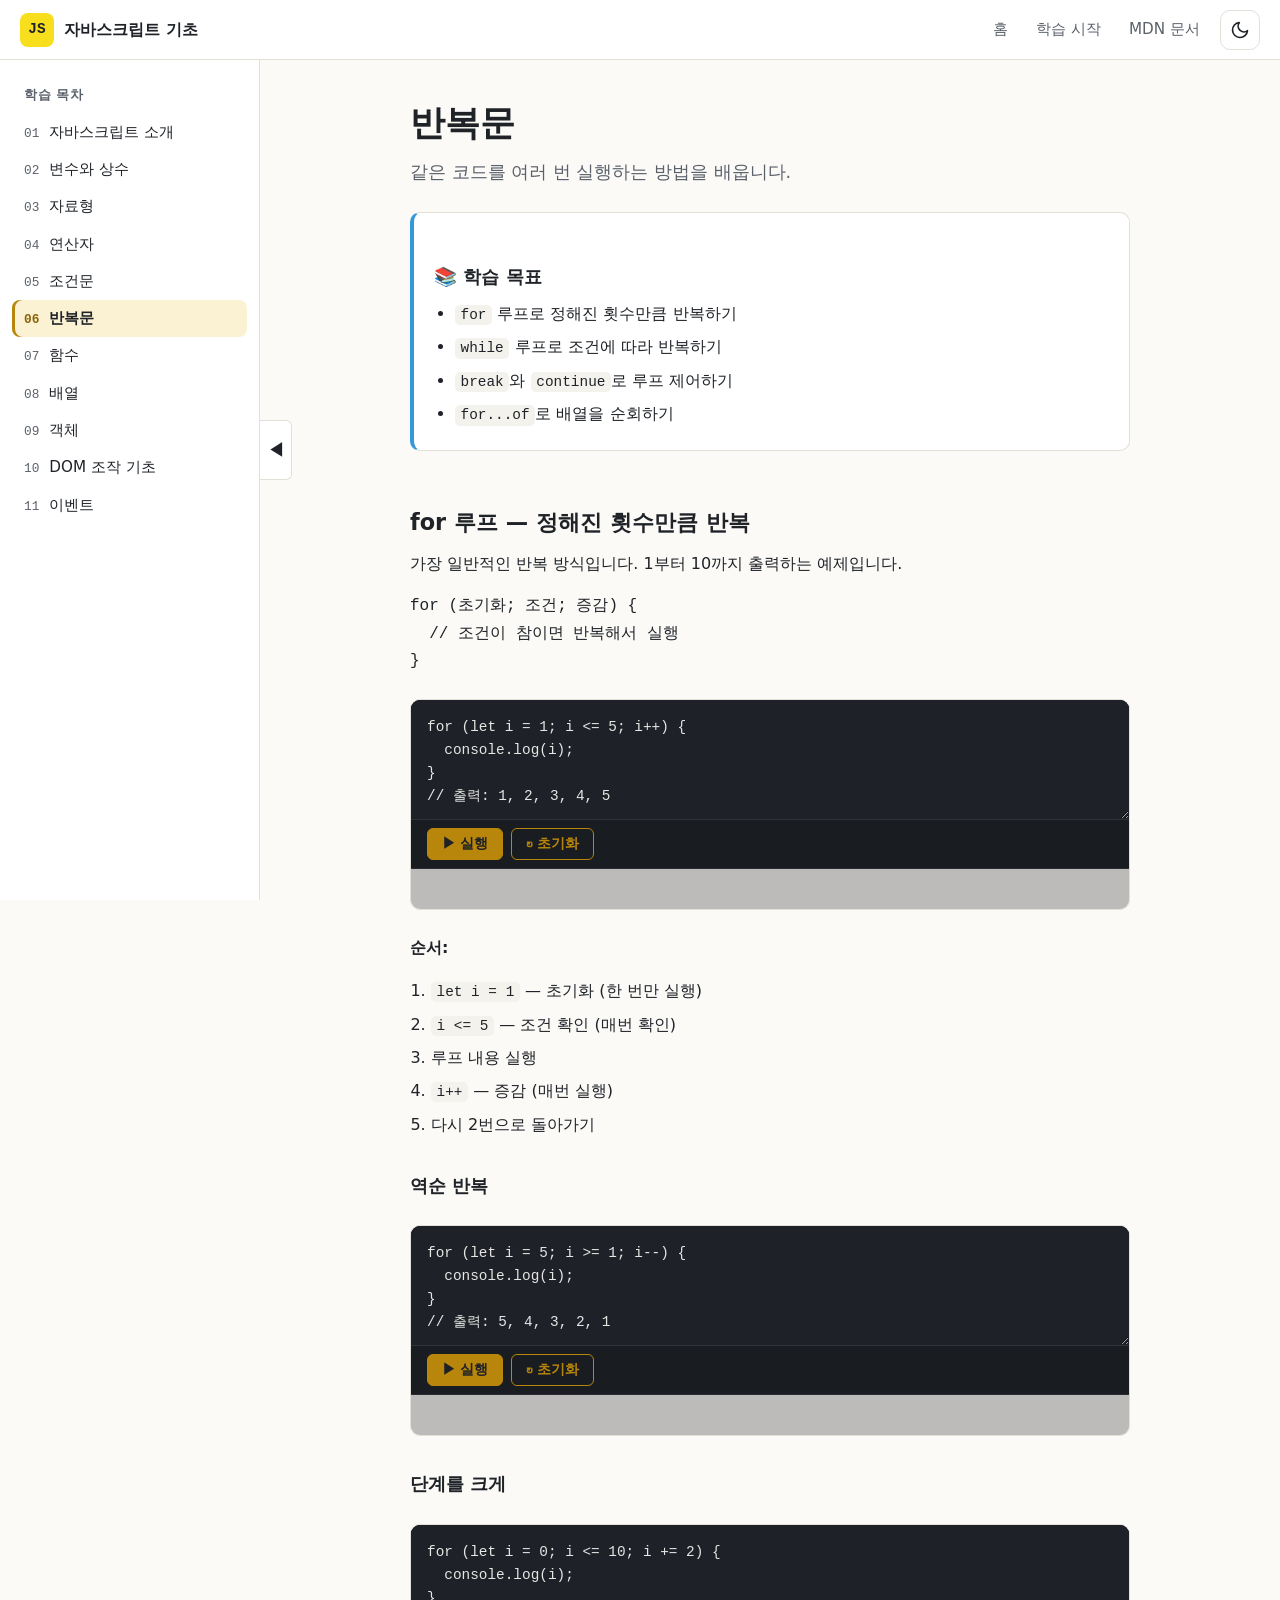
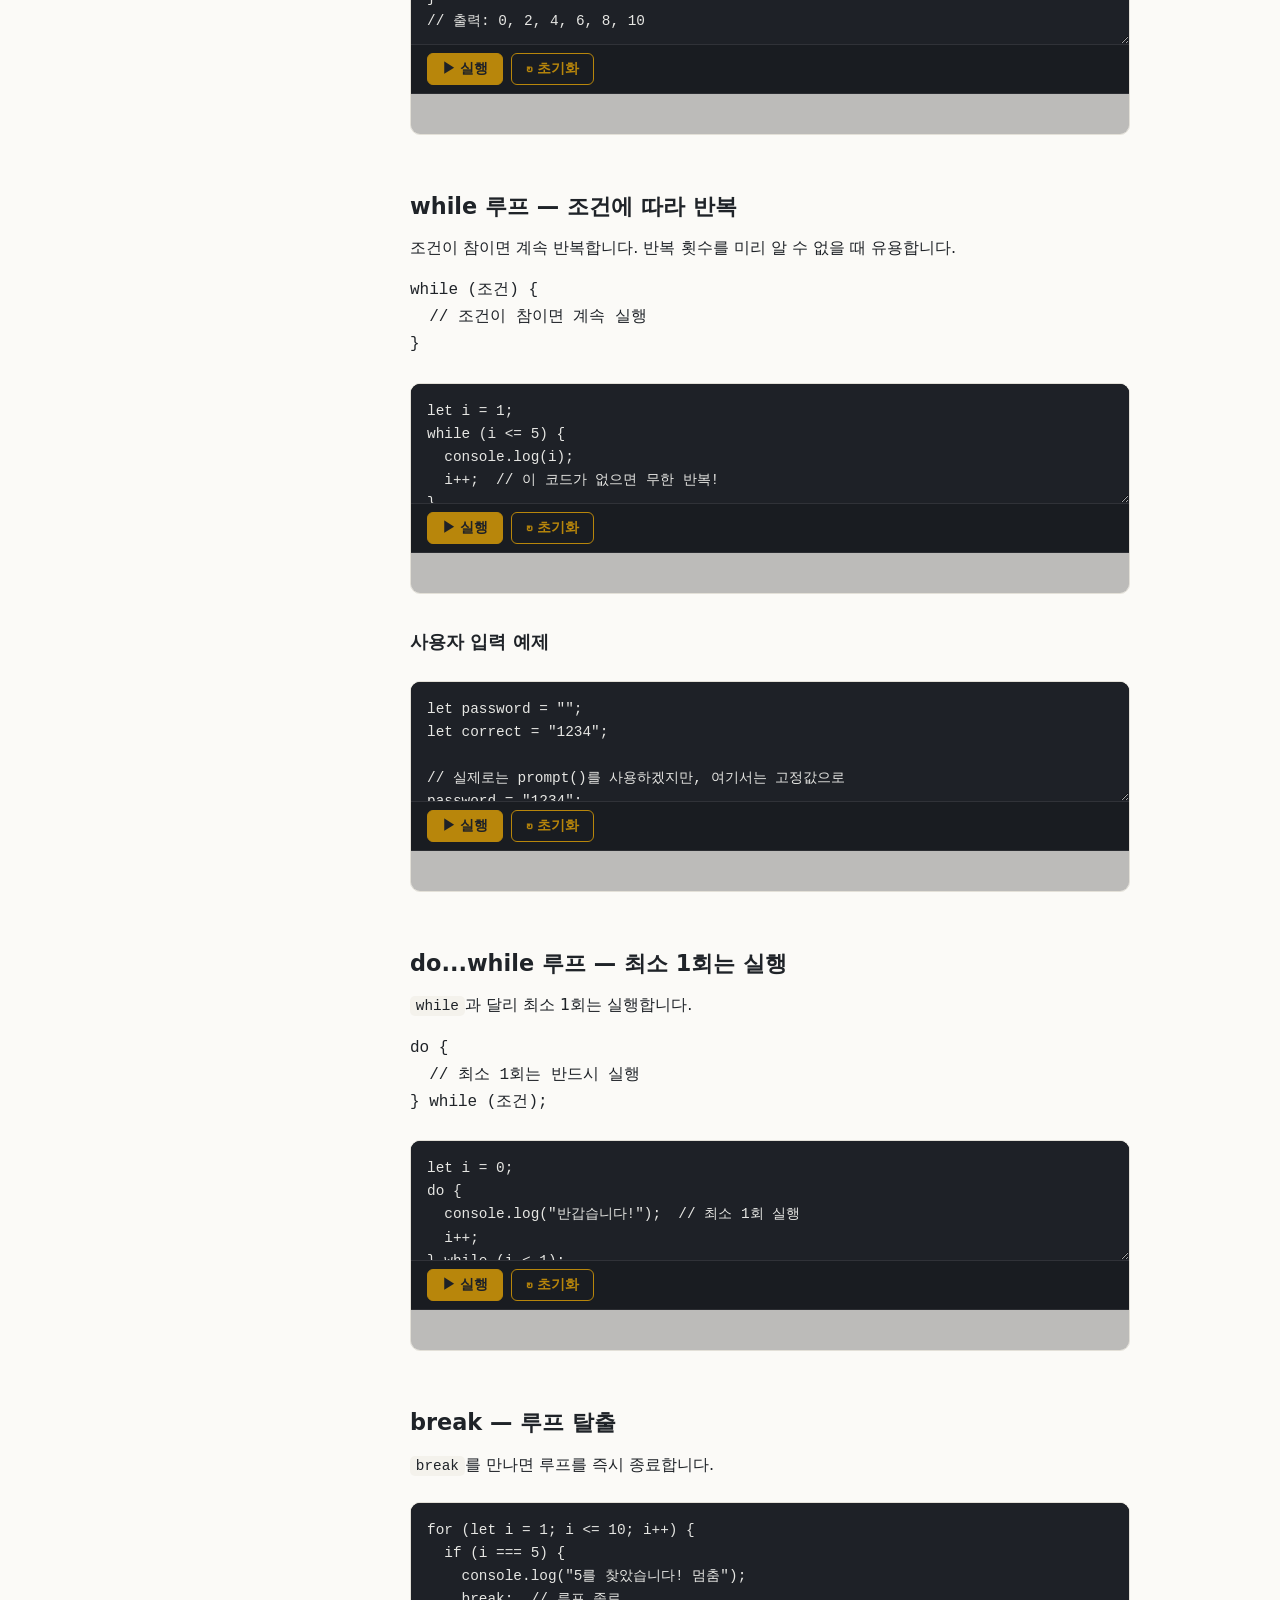
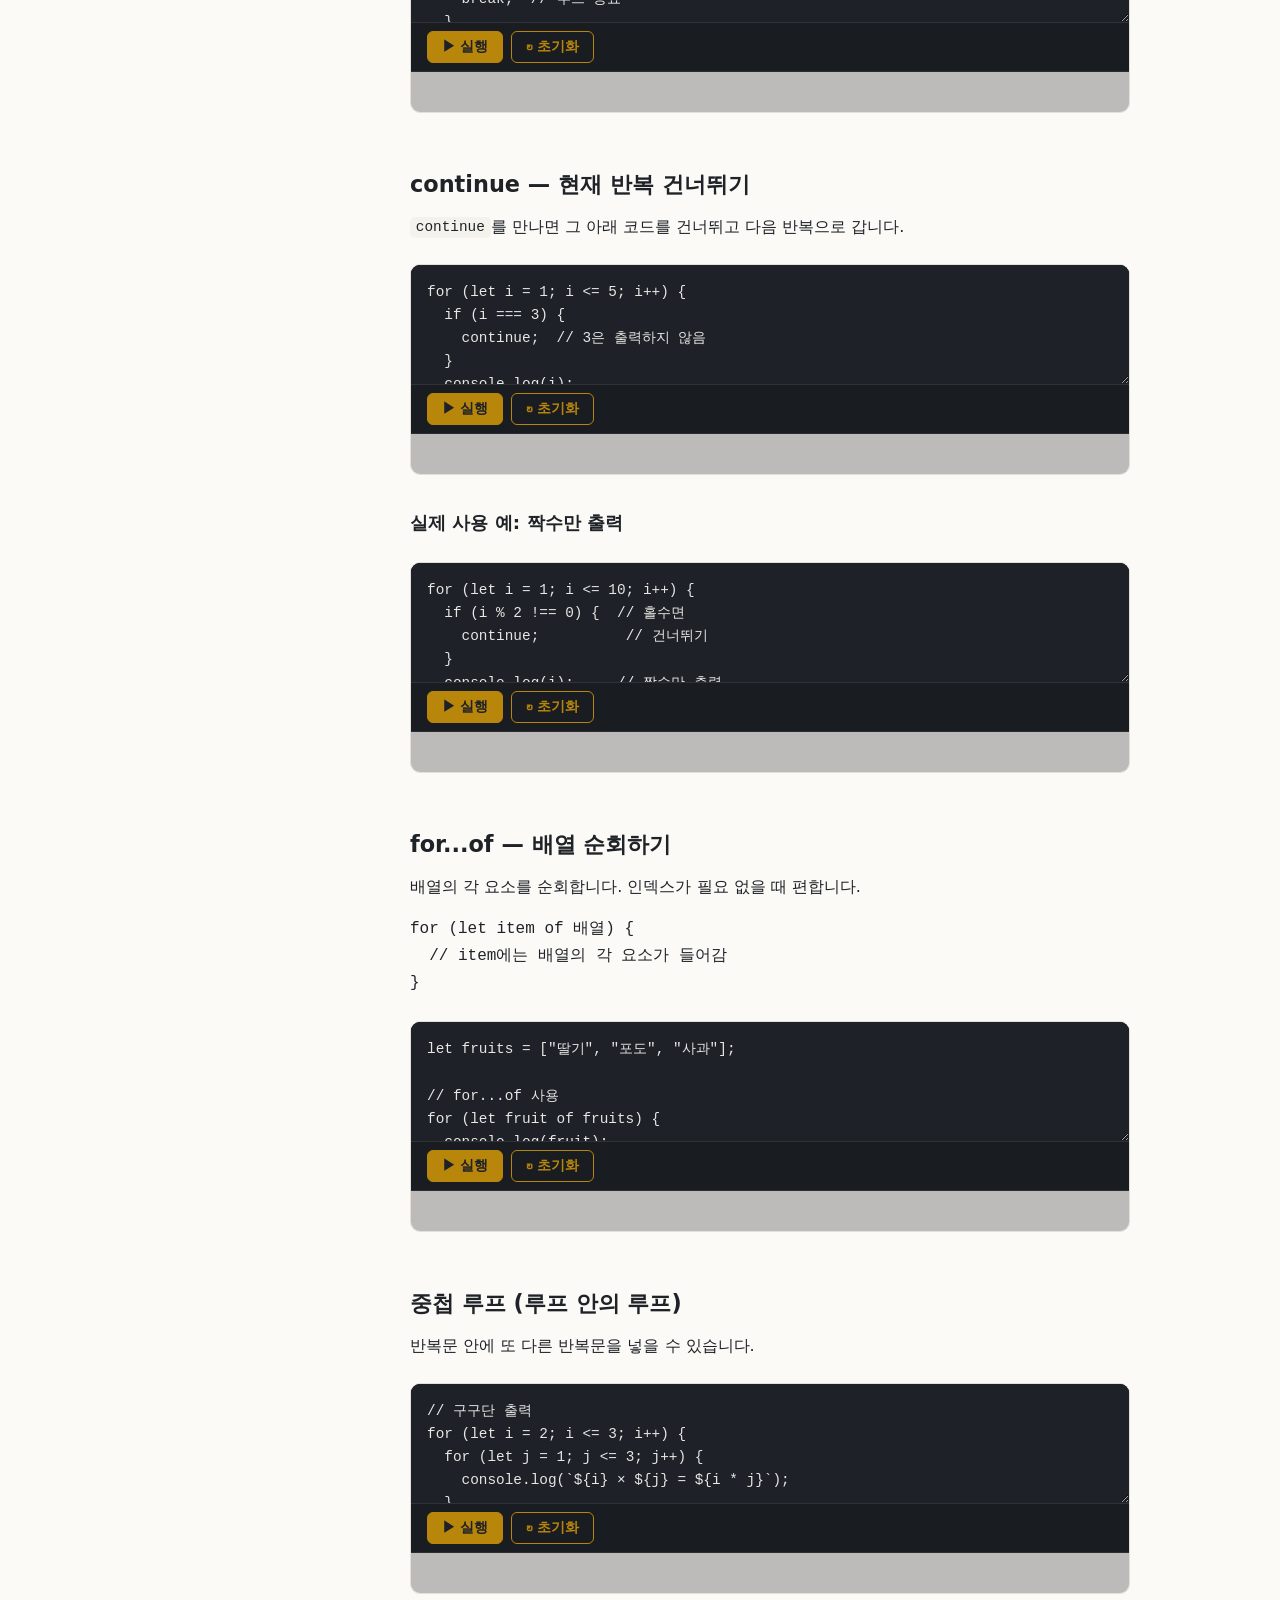
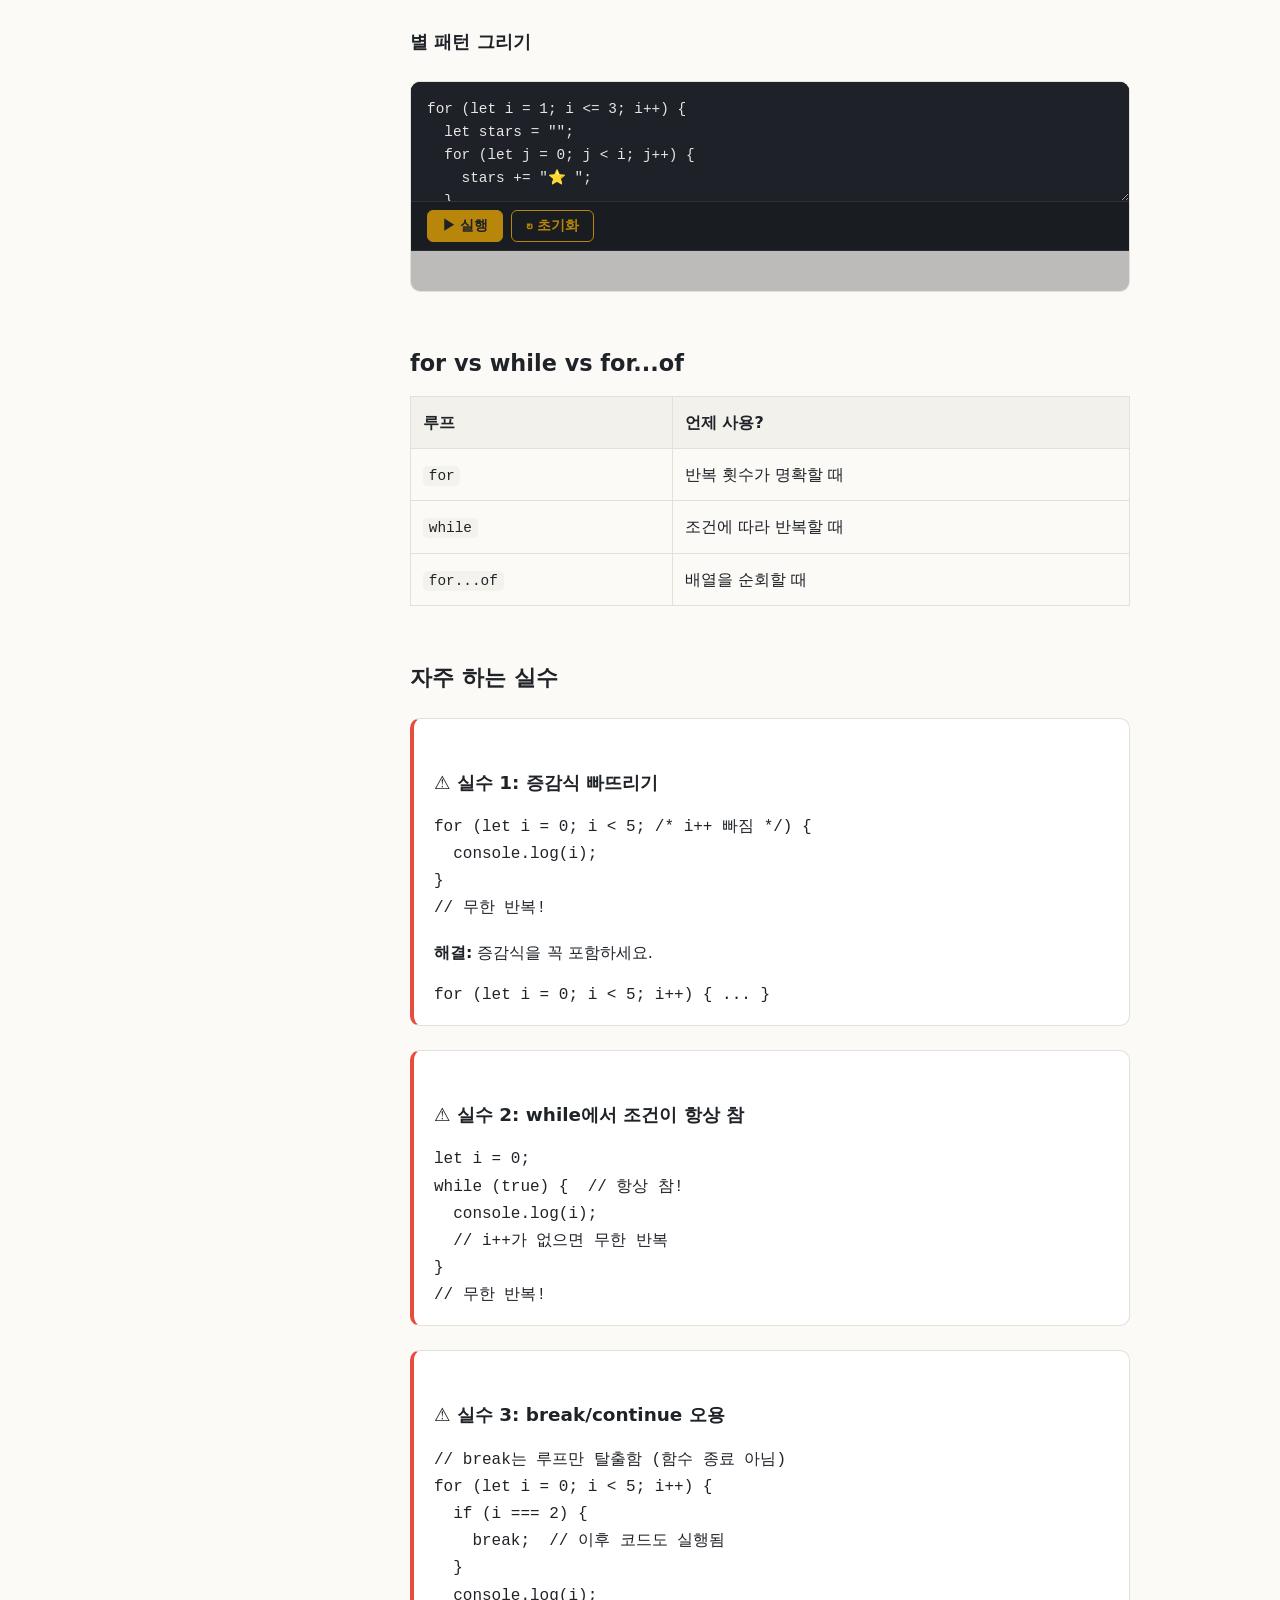
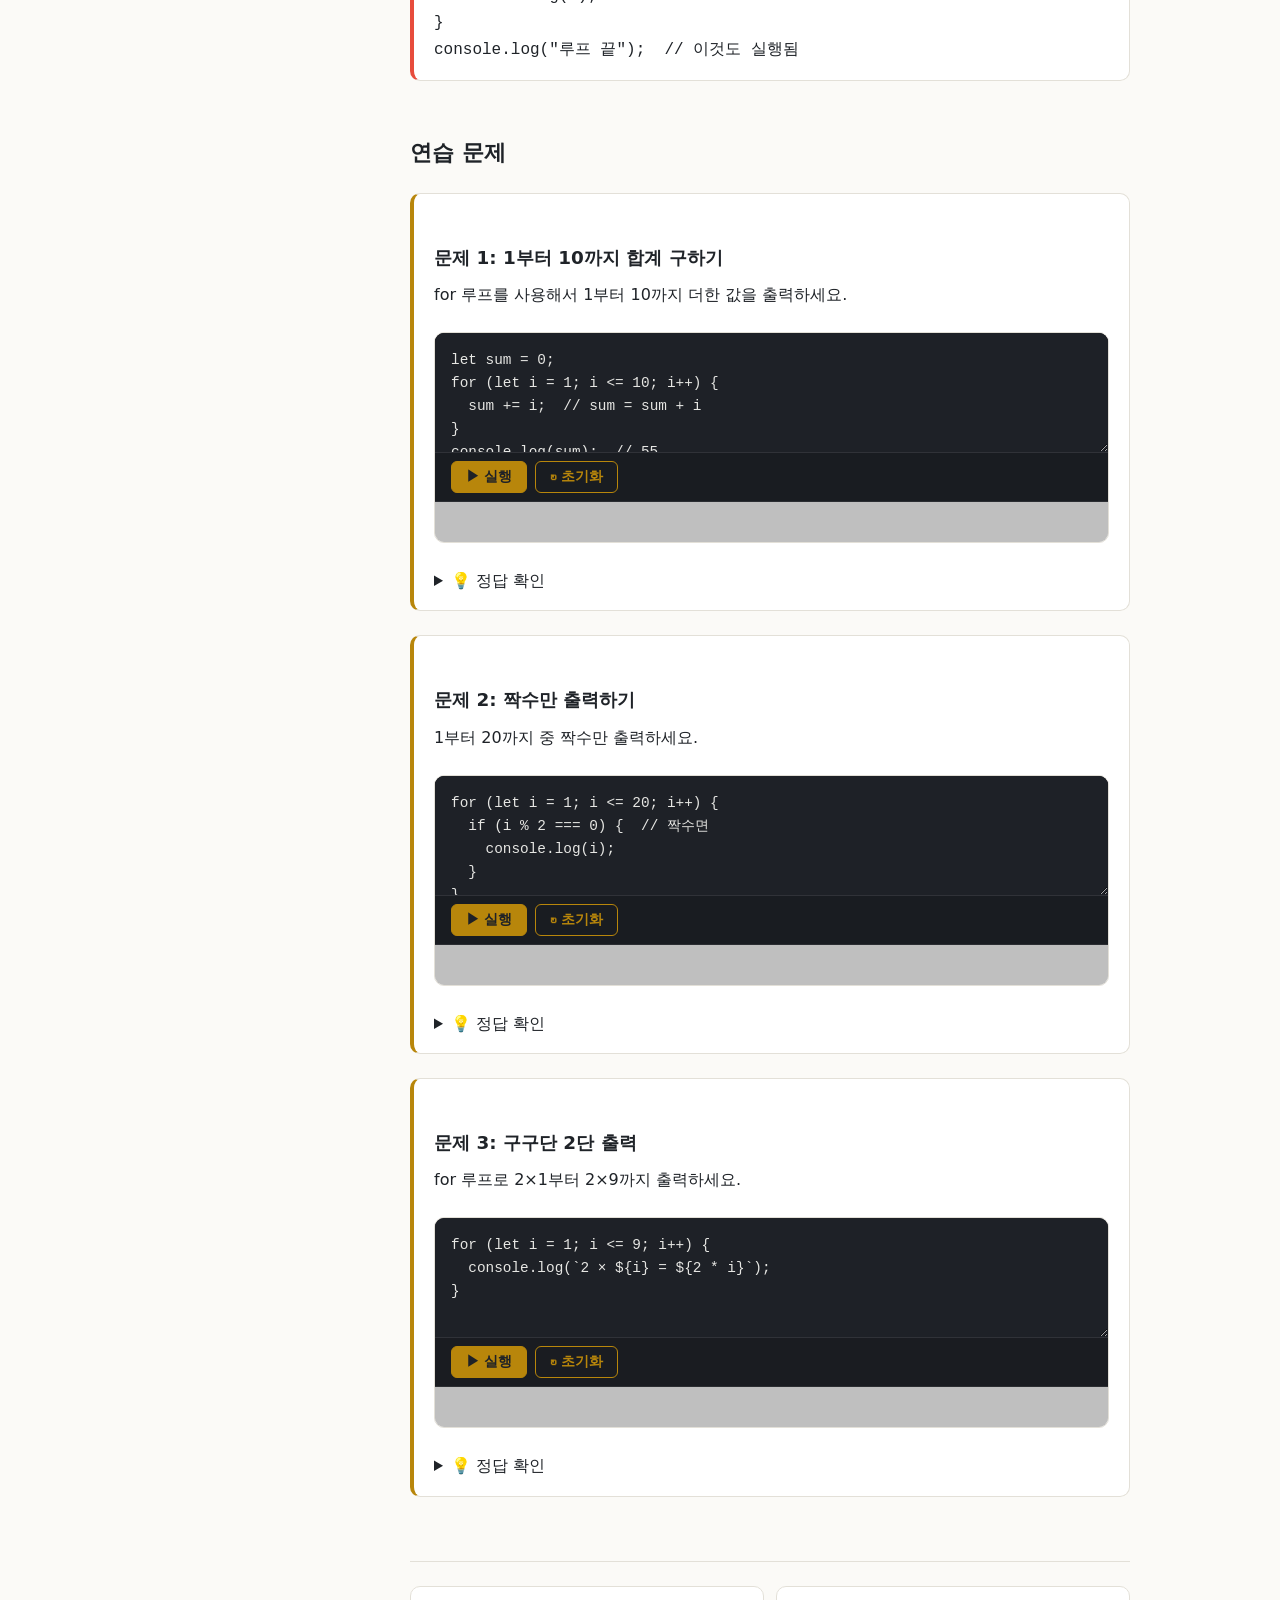
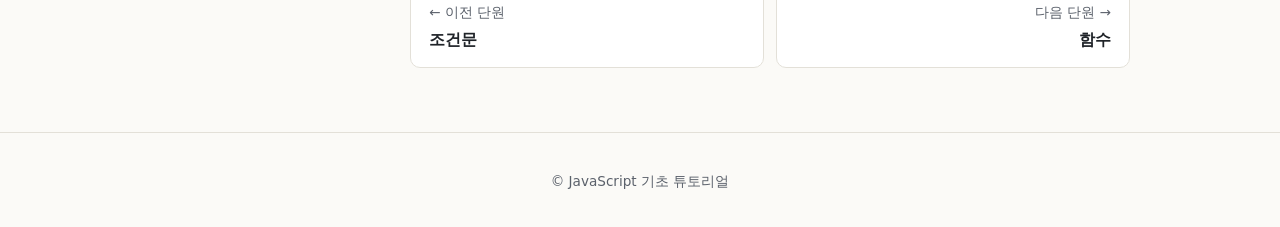
<file: pages/06-loops.html>
<!DOCTYPE html>
<html lang="ko">
<head>
    <meta charset="UTF-8">
    <meta name="viewport" content="width=device-width, initial-scale=1.0">
    <title>반복문 - JavaScript 기초</title>
    <link rel="stylesheet" href="../css/style.css">
    <link rel="stylesheet" href="../css/code.css">
    <script>
        (function () {
            try {
                var theme = localStorage.getItem('jsb-theme') || 'light';
                document.documentElement.dataset.theme = theme;
            } catch (e) {}
        })();
    </script>
</head>
<body data-page="06-loops" data-root="../">
    <a href="#content" class="skip-link">본문으로 건너뛰기</a>
    <header class="site-header" id="site-header"></header>

    <div class="layout">
        <aside class="sidebar" id="sidebar"></aside>

        <main class="content" id="content">
            <h1>반복문</h1>
            <p class="lead">같은 코드를 여러 번 실행하는 방법을 배웁니다.</p>

            <section class="callout" style="border-left-color: #3498db;">
                <h3 class="callout-title">📚 학습 목표</h3>
                <ul class="steps">
                    <li><code>for</code> 루프로 정해진 횟수만큼 반복하기</li>
                    <li><code>while</code> 루프로 조건에 따라 반복하기</li>
                    <li><code>break</code>와 <code>continue</code>로 루프 제어하기</li>
                    <li><code>for...of</code>로 배열을 순회하기</li>
                </ul>
            </section>

            <h2>for 루프 — 정해진 횟수만큼 반복</h2>
            <p>가장 일반적인 반복 방식입니다. 1부터 10까지 출력하는 예제입니다.</p>

            <pre><code>for (초기화; 조건; 증감) {
  // 조건이 참이면 반복해서 실행
}</code></pre>

            <div class="playground">
                <pre><code>for (let i = 1; i <= 5; i++) {
  console.log(i);
}
// 출력: 1, 2, 3, 4, 5</code></pre>
                <div class="playground-output"></div>
            </div>

            <p><strong>순서:</strong></p>
            <ol class="steps">
                <li><code>let i = 1</code> — 초기화 (한 번만 실행)</li>
                <li><code>i <= 5</code> — 조건 확인 (매번 확인)</li>
                <li>루프 내용 실행</li>
                <li><code>i++</code> — 증감 (매번 실행)</li>
                <li>다시 2번으로 돌아가기</li>
            </ol>

            <h3>역순 반복</h3>
            <div class="playground">
                <pre><code>for (let i = 5; i >= 1; i--) {
  console.log(i);
}
// 출력: 5, 4, 3, 2, 1</code></pre>
                <div class="playground-output"></div>
            </div>

            <h3>단계를 크게</h3>
            <div class="playground">
                <pre><code>for (let i = 0; i <= 10; i += 2) {
  console.log(i);
}
// 출력: 0, 2, 4, 6, 8, 10</code></pre>
                <div class="playground-output"></div>
            </div>

            <h2>while 루프 — 조건에 따라 반복</h2>
            <p>조건이 참이면 계속 반복합니다. 반복 횟수를 미리 알 수 없을 때 유용합니다.</p>

            <pre><code>while (조건) {
  // 조건이 참이면 계속 실행
}</code></pre>

            <div class="playground">
                <pre><code>let i = 1;
while (i <= 5) {
  console.log(i);
  i++;  // 이 코드가 없으면 무한 반복!
}
// 출력: 1, 2, 3, 4, 5</code></pre>
                <div class="playground-output"></div>
            </div>

            <h3>사용자 입력 예제</h3>
            <div class="playground">
                <pre><code>let password = "";
let correct = "1234";

// 실제로는 prompt()를 사용하겠지만, 여기서는 고정값으로
password = "1234";

if (password === correct) {
  console.log("✅ 정답입니다!");
} else {
  console.log("❌ 틀렸습니다");
}</code></pre>
                <div class="playground-output"></div>
            </div>

            <h2>do...while 루프 — 최소 1회는 실행</h2>
            <p><code>while</code>과 달리 최소 1회는 실행합니다.</p>

            <pre><code>do {
  // 최소 1회는 반드시 실행
} while (조건);</code></pre>

            <div class="playground">
                <pre><code>let i = 0;
do {
  console.log("반갑습니다!");  // 최소 1회 실행
  i++;
} while (i < 1);
// 1회 실행됨</code></pre>
                <div class="playground-output"></div>
            </div>

            <h2>break — 루프 탈출</h2>
            <p><code>break</code>를 만나면 루프를 즉시 종료합니다.</p>

            <div class="playground">
                <pre><code>for (let i = 1; i <= 10; i++) {
  if (i === 5) {
    console.log("5를 찾았습니다! 멈춤");
    break;  // 루프 종료
  }
  console.log(i);
}
// 출력: 1, 2, 3, 4, 5를 찾았습니다! 멈춤</code></pre>
                <div class="playground-output"></div>
            </div>

            <h2>continue — 현재 반복 건너뛰기</h2>
            <p><code>continue</code>를 만나면 그 아래 코드를 건너뛰고 다음 반복으로 갑니다.</p>

            <div class="playground">
                <pre><code>for (let i = 1; i <= 5; i++) {
  if (i === 3) {
    continue;  // 3은 출력하지 않음
  }
  console.log(i);
}
// 출력: 1, 2, 4, 5</code></pre>
                <div class="playground-output"></div>
            </div>

            <h3>실제 사용 예: 짝수만 출력</h3>
            <div class="playground">
                <pre><code>for (let i = 1; i <= 10; i++) {
  if (i % 2 !== 0) {  // 홀수면
    continue;          // 건너뛰기
  }
  console.log(i);     // 짝수만 출력
}
// 출력: 2, 4, 6, 8, 10</code></pre>
                <div class="playground-output"></div>
            </div>

            <h2>for...of — 배열 순회하기</h2>
            <p>배열의 각 요소를 순회합니다. 인덱스가 필요 없을 때 편합니다.</p>

            <pre><code>for (let item of 배열) {
  // item에는 배열의 각 요소가 들어감
}</code></pre>

            <div class="playground">
                <pre><code>let fruits = ["딸기", "포도", "사과"];

// for...of 사용
for (let fruit of fruits) {
  console.log(fruit);
}
// 출력: 딸기, 포도, 사과</code></pre>
                <div class="playground-output"></div>
            </div>

            <h2>중첩 루프 (루프 안의 루프)</h3>
            <p>반복문 안에 또 다른 반복문을 넣을 수 있습니다.</p>

            <div class="playground">
                <pre><code>// 구구단 출력
for (let i = 2; i <= 3; i++) {
  for (let j = 1; j <= 3; j++) {
    console.log(`${i} × ${j} = ${i * j}`);
  }
}</code></pre>
                <div class="playground-output"></div>
            </div>

            <h3>별 패턴 그리기</h3>
            <div class="playground">
                <pre><code>for (let i = 1; i <= 3; i++) {
  let stars = "";
  for (let j = 0; j < i; j++) {
    stars += "⭐ ";
  }
  console.log(stars);
}
// 출력: ⭐
//       ⭐  ⭐
//       ⭐  ⭐  ⭐</code></pre>
                <div class="playground-output"></div>
            </div>

            <h2>for vs while vs for...of</h2>

            <table style="width: 100%; border-collapse: collapse; margin: 16px 0;">
                <tr style="background: var(--color-surface-2);">
                    <th style="padding: 12px; border: 1px solid var(--color-border); text-align: left;">루프</th>
                    <th style="padding: 12px; border: 1px solid var(--color-border); text-align: left;">언제 사용?</th>
                </tr>
                <tr>
                    <td style="padding: 12px; border: 1px solid var(--color-border);"><code>for</code></td>
                    <td style="padding: 12px; border: 1px solid var(--color-border);">반복 횟수가 명확할 때</td>
                </tr>
                <tr>
                    <td style="padding: 12px; border: 1px solid var(--color-border);"><code>while</code></td>
                    <td style="padding: 12px; border: 1px solid var(--color-border);">조건에 따라 반복할 때</td>
                </tr>
                <tr>
                    <td style="padding: 12px; border: 1px solid var(--color-border);"><code>for...of</code></td>
                    <td style="padding: 12px; border: 1px solid var(--color-border);">배열을 순회할 때</td>
                </tr>
            </table>

            <h2>자주 하는 실수</h2>

            <div class="callout" style="border-left-color: #e74c3c;">
                <h3 class="callout-title">⚠️ 실수 1: 증감식 빠뜨리기</h3>
                <pre><code>for (let i = 0; i < 5; /* i++ 빠짐 */) {
  console.log(i);
}
// 무한 반복!</code></pre>
                <p><strong>해결:</strong> 증감식을 꼭 포함하세요.</p>
                <pre><code>for (let i = 0; i < 5; i++) { ... }</code></pre>
            </div>

            <div class="callout" style="border-left-color: #e74c3c;">
                <h3 class="callout-title">⚠️ 실수 2: while에서 조건이 항상 참</h3>
                <pre><code>let i = 0;
while (true) {  // 항상 참!
  console.log(i);
  // i++가 없으면 무한 반복
}
// 무한 반복!</code></pre>
            </div>

            <div class="callout" style="border-left-color: #e74c3c;">
                <h3 class="callout-title">⚠️ 실수 3: break/continue 오용</h3>
                <pre><code>// break는 루프만 탈출함 (함수 종료 아님)
for (let i = 0; i < 5; i++) {
  if (i === 2) {
    break;  // 이후 코드도 실행됨
  }
  console.log(i);
}
console.log("루프 끝");  // 이것도 실행됨</code></pre>
            </div>

            <h2>연습 문제</h2>

            <div class="callout">
                <h3 class="callout-title">문제 1: 1부터 10까지 합계 구하기</h3>
                <p>for 루프를 사용해서 1부터 10까지 더한 값을 출력하세요.</p>
                <div class="playground">
                    <pre><code>let sum = 0;
for (let i = 1; i <= 10; i++) {
  sum += i;  // sum = sum + i
}
console.log(sum);  // 55</code></pre>
                    <div class="playground-output"></div>
                </div>
                <details>
                    <summary>💡 정답 확인</summary>
                    <p>1+2+3+...+10 = 55</p>
                </details>
            </div>

            <div class="callout">
                <h3 class="callout-title">문제 2: 짝수만 출력하기</h3>
                <p>1부터 20까지 중 짝수만 출력하세요.</p>
                <div class="playground">
                    <pre><code>for (let i = 1; i <= 20; i++) {
  if (i % 2 === 0) {  // 짝수면
    console.log(i);
  }
}
// 또는 for (let i = 2; i <= 20; i += 2) { console.log(i); }</code></pre>
                    <div class="playground-output"></div>
                </div>
                <details>
                    <summary>💡 정답 확인</summary>
                    <p>2, 4, 6, 8, 10, 12, 14, 16, 18, 20</p>
                </details>
            </div>

            <div class="callout">
                <h3 class="callout-title">문제 3: 구구단 2단 출력</h3>
                <p>for 루프로 2×1부터 2×9까지 출력하세요.</p>
                <div class="playground">
                    <pre><code>for (let i = 1; i <= 9; i++) {
  console.log(`2 × ${i} = ${2 * i}`);
}</code></pre>
                    <div class="playground-output"></div>
                </div>
                <details>
                    <summary>💡 정답 확인</summary>
                    <p>2×1=2부터 2×9=18까지 출력</p>
                </details>
            </div>

            <nav id="pager" class="pager"></nav>
        </main>
    </div>

    <footer class="site-footer">
        <p>© JavaScript 기초 튜토리얼</p>
    </footer>

    <script src="../js/main.js"></script>
    <script src="../js/playground.js"></script>
</body>
</html>
</file>
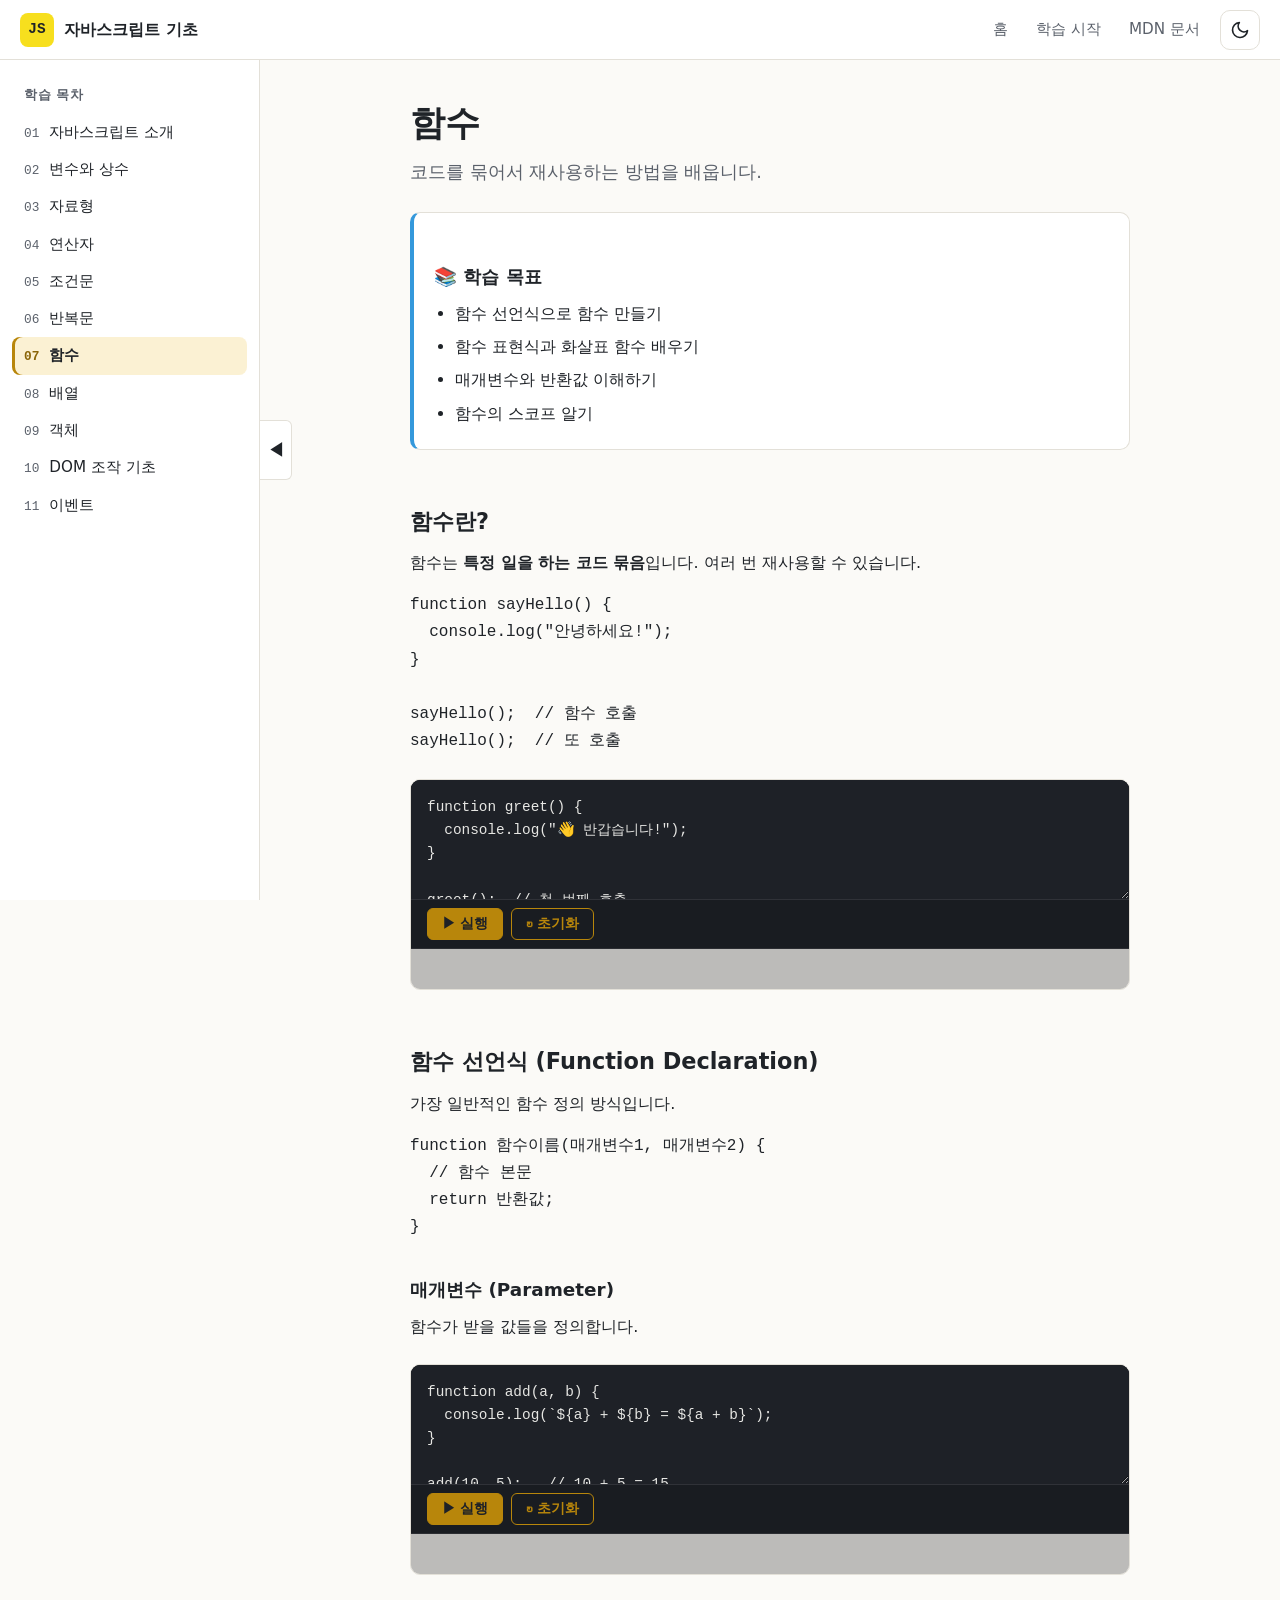
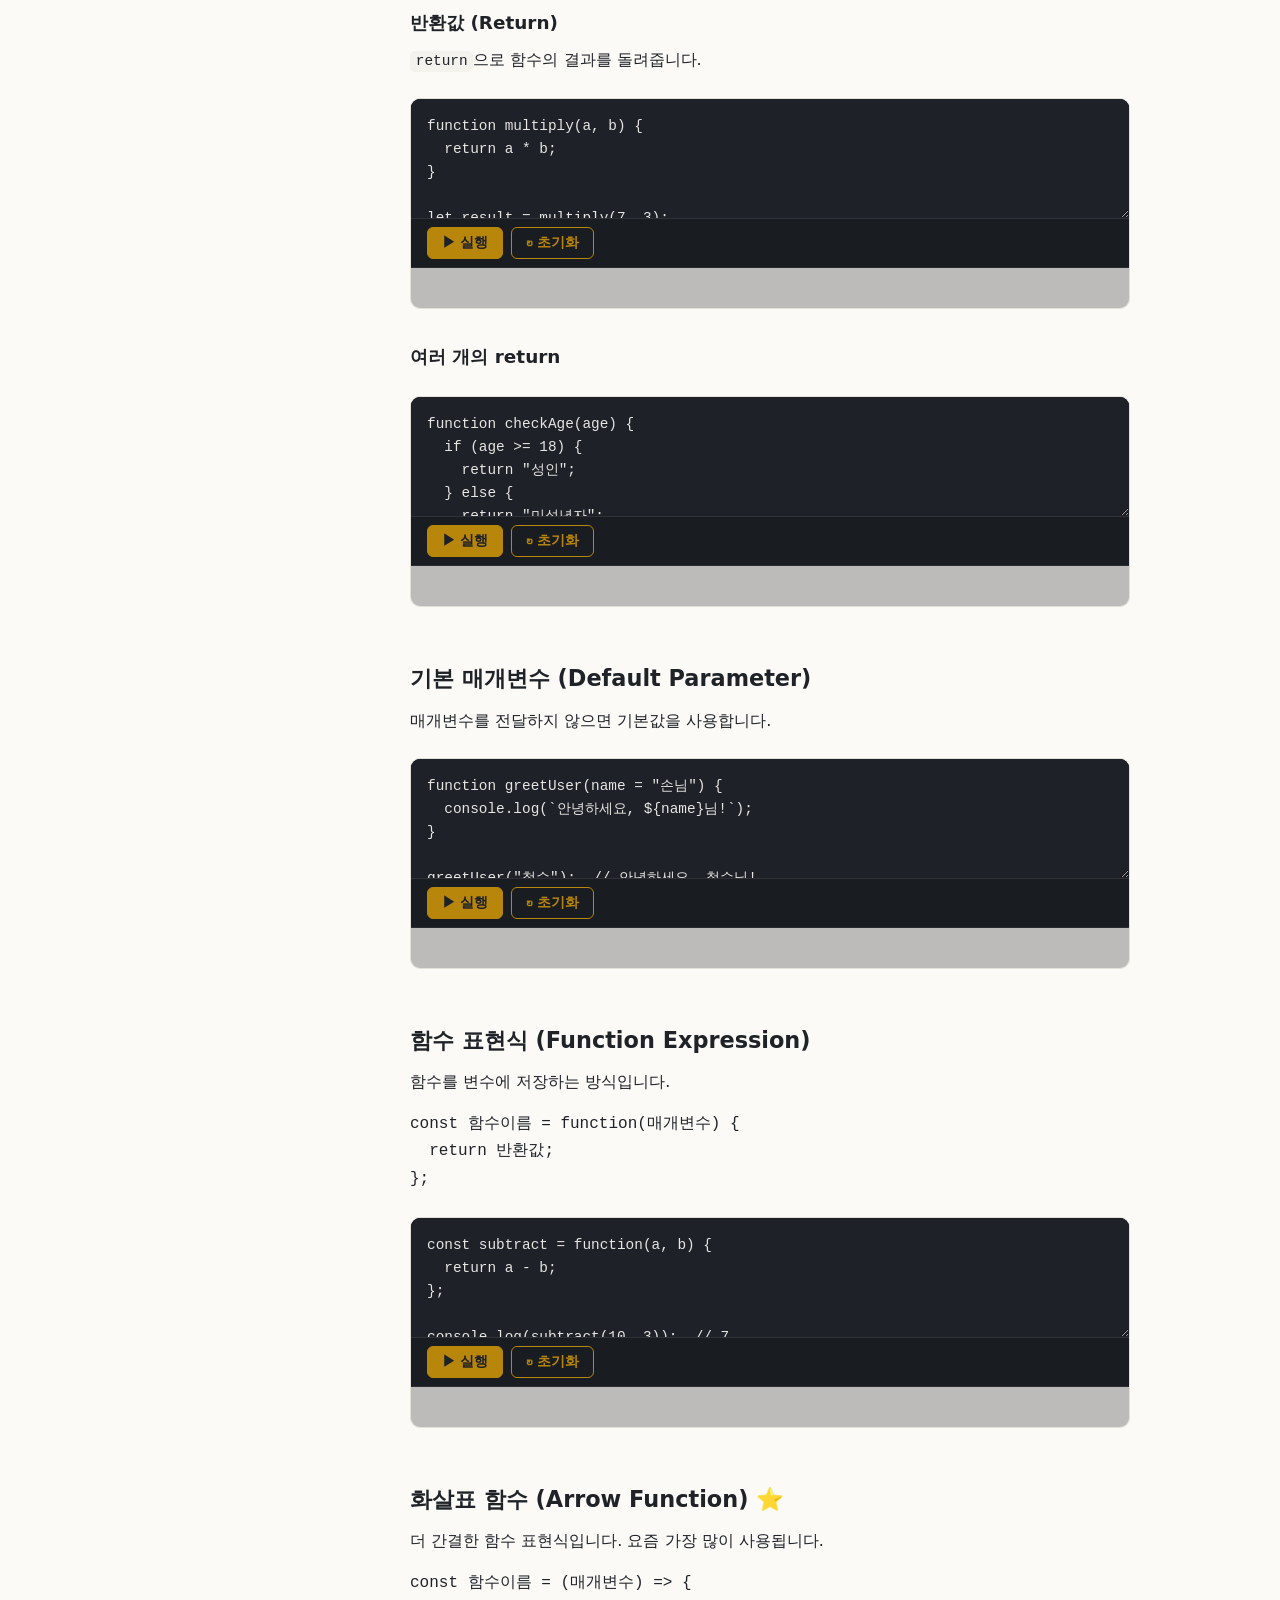
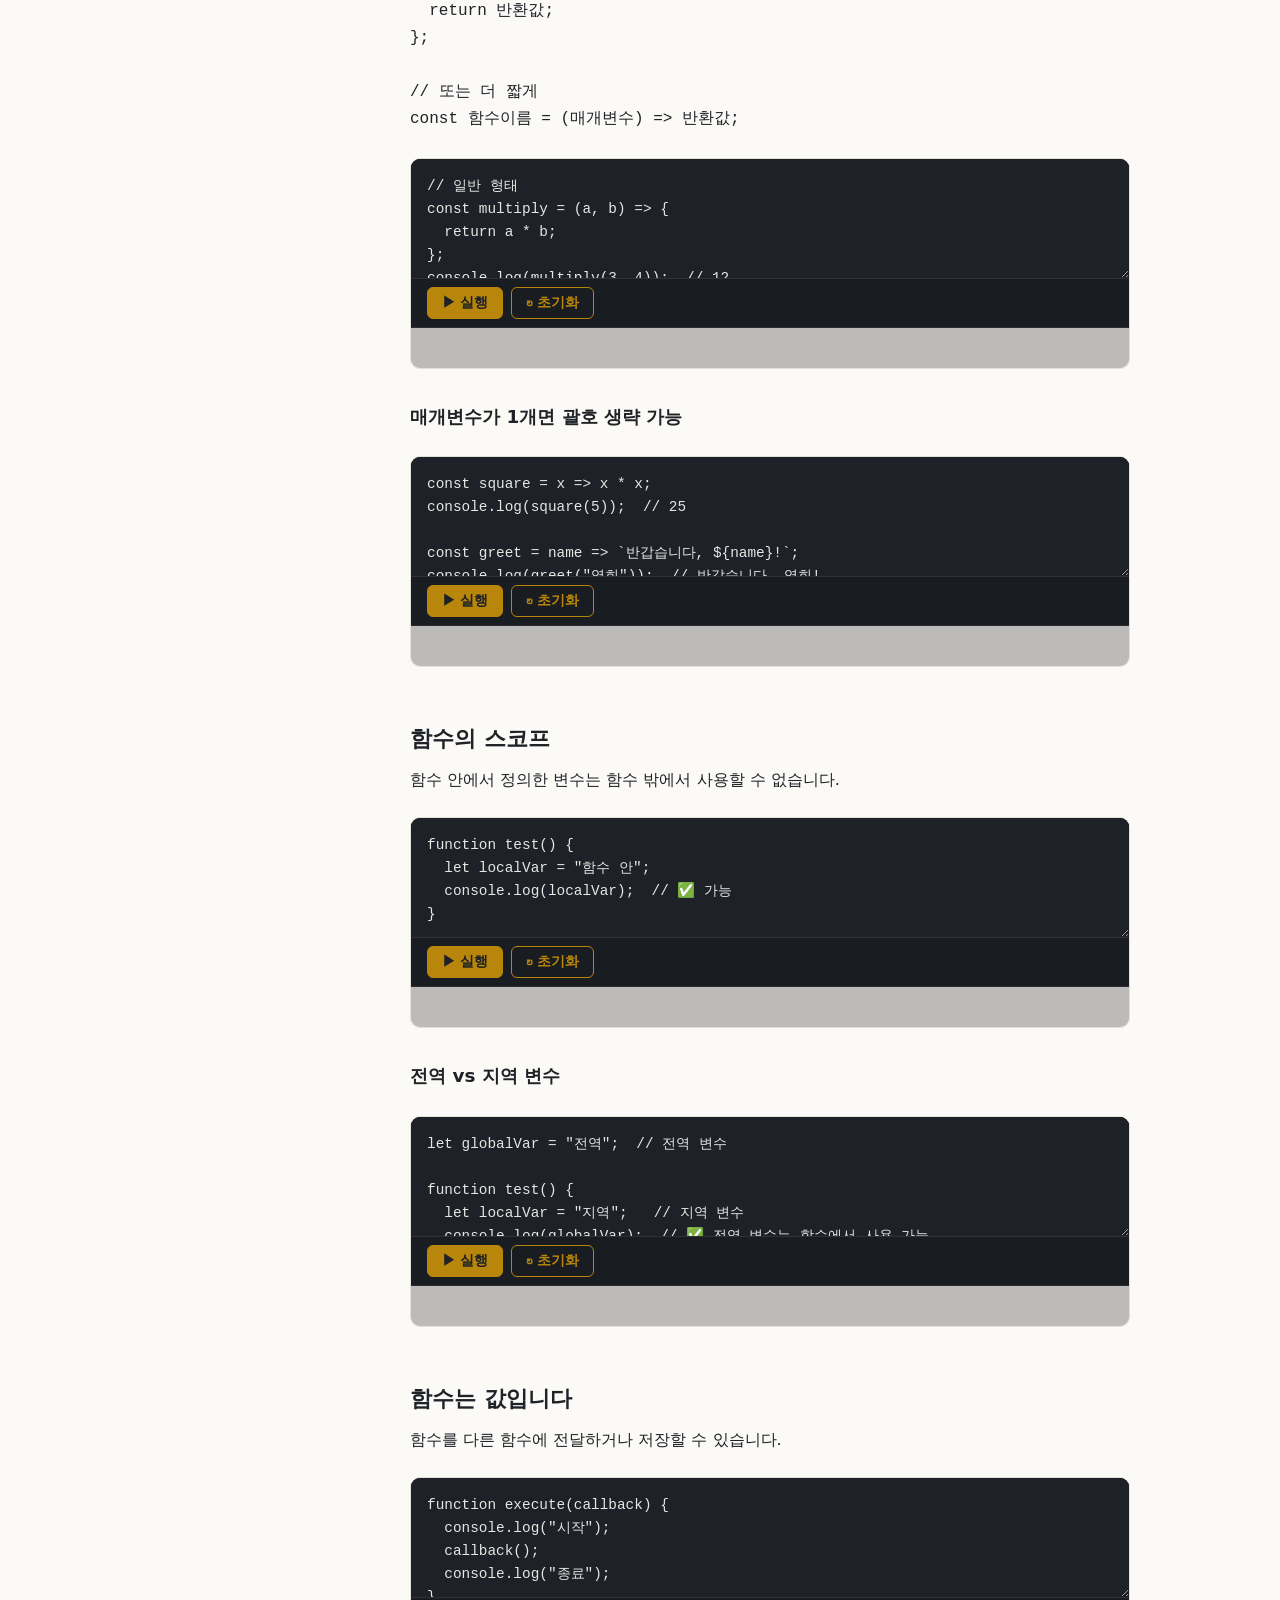
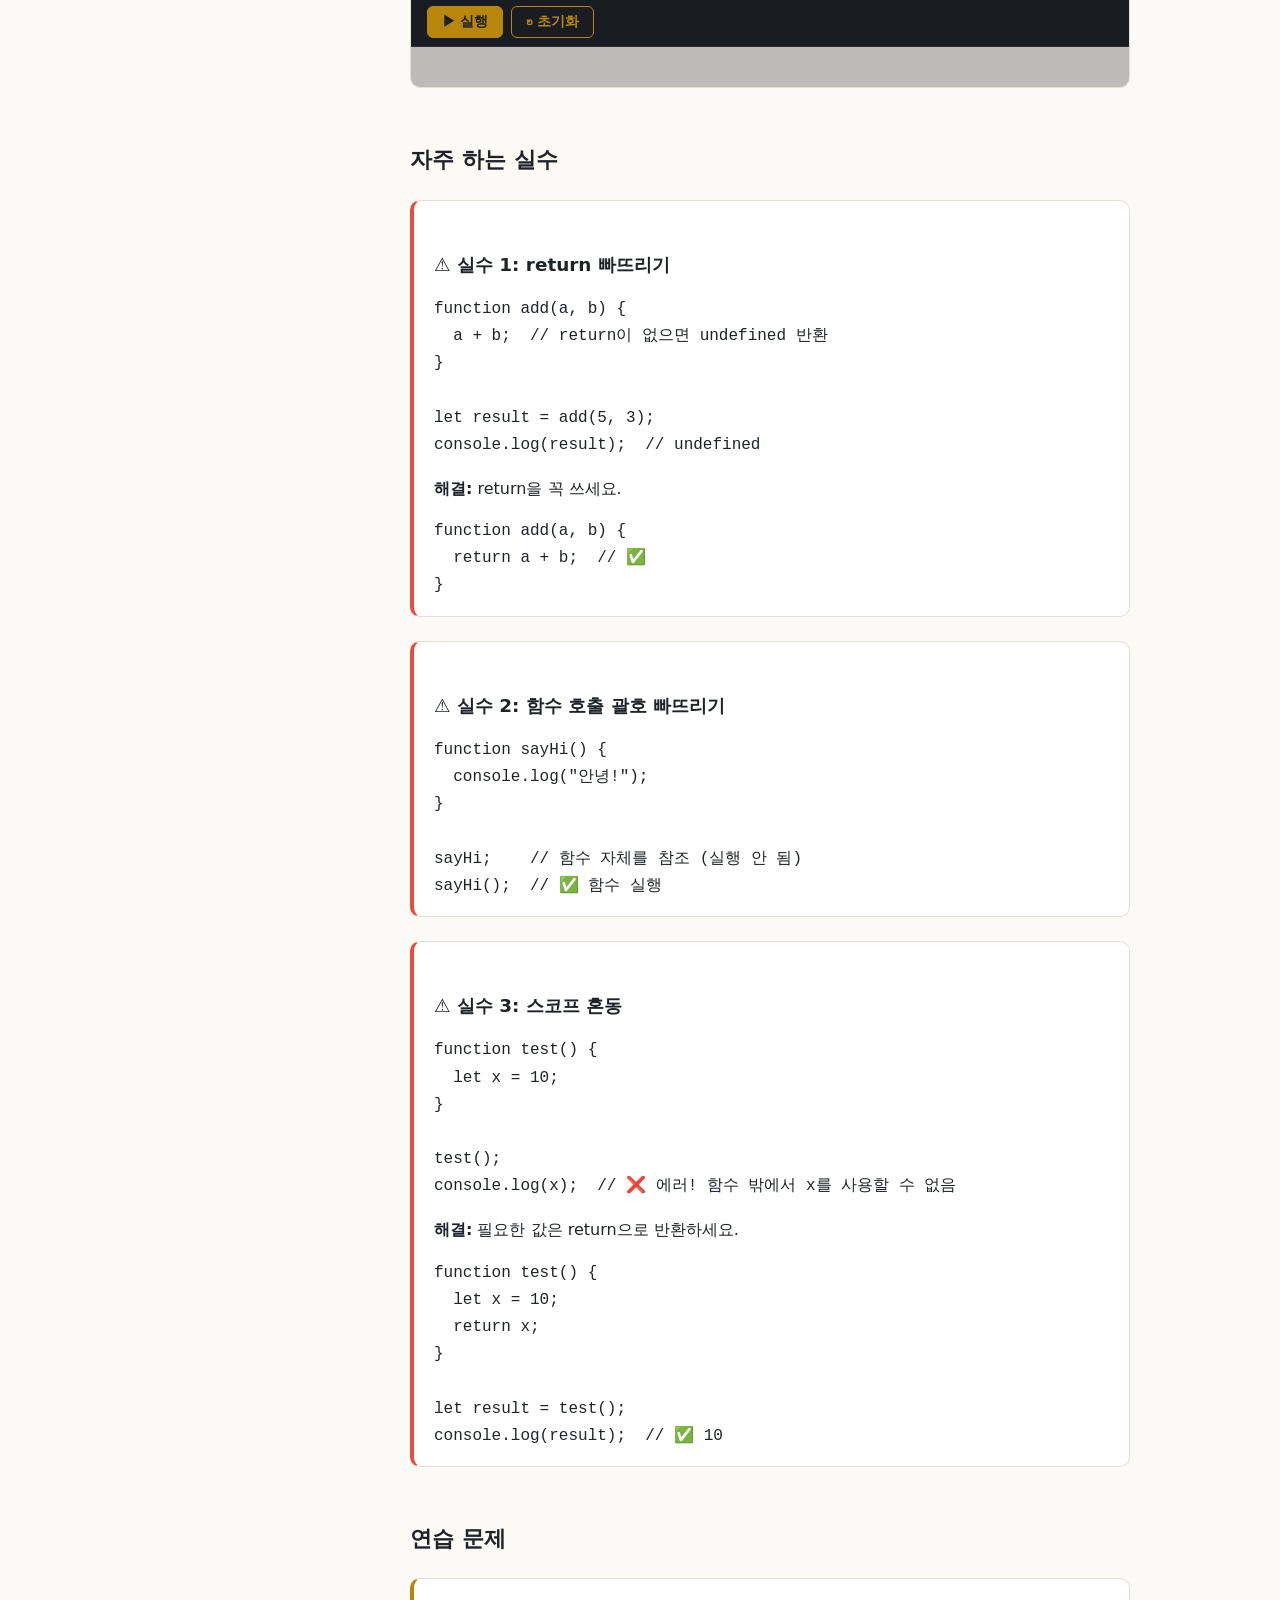
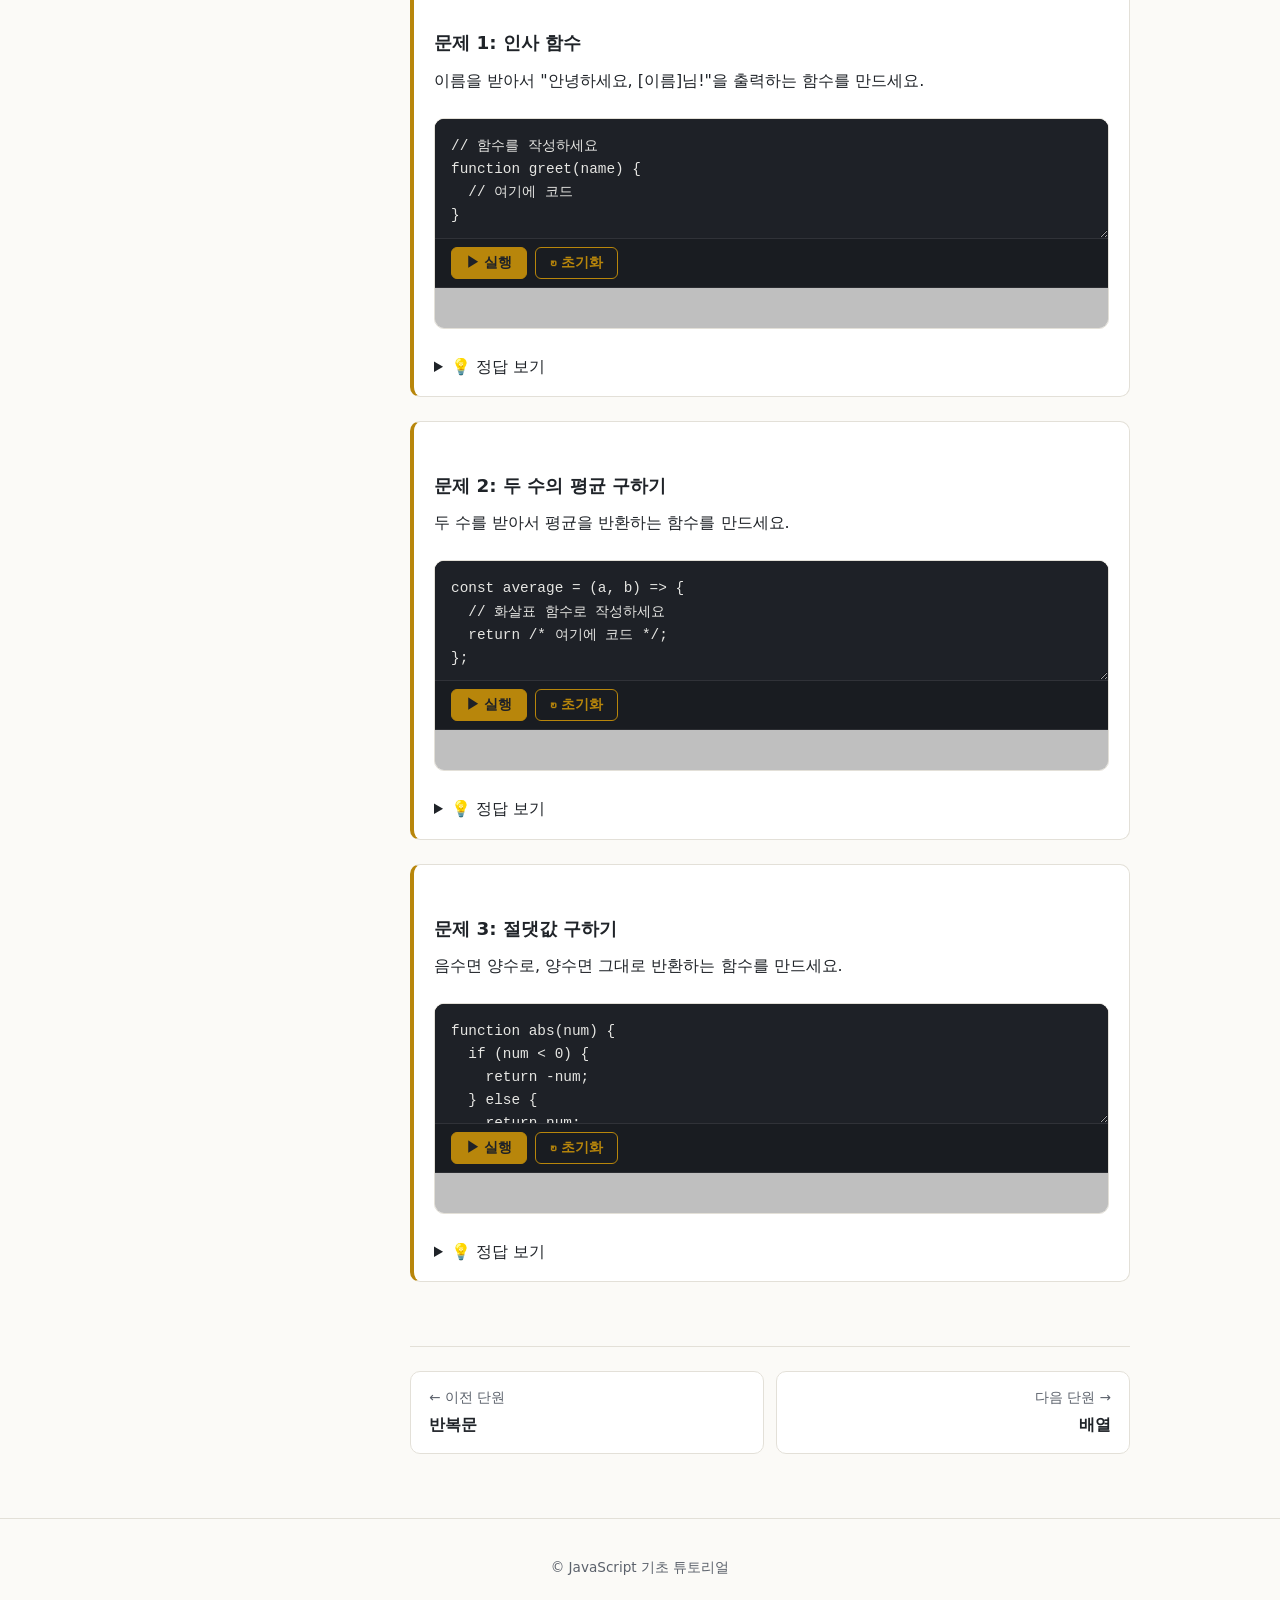
<file: pages/07-functions.html>
<!DOCTYPE html>
<html lang="ko">
<head>
    <meta charset="UTF-8">
    <meta name="viewport" content="width=device-width, initial-scale=1.0">
    <title>함수 - JavaScript 기초</title>
    <link rel="stylesheet" href="../css/style.css">
    <link rel="stylesheet" href="../css/code.css">
    <script>
        (function () {
            try {
                var theme = localStorage.getItem('jsb-theme') || 'light';
                document.documentElement.dataset.theme = theme;
            } catch (e) {}
        })();
    </script>
</head>
<body data-page="07-functions" data-root="../">
    <a href="#content" class="skip-link">본문으로 건너뛰기</a>
    <header class="site-header" id="site-header"></header>

    <div class="layout">
        <aside class="sidebar" id="sidebar"></aside>

        <main class="content" id="content">
            <h1>함수</h1>
            <p class="lead">코드를 묶어서 재사용하는 방법을 배웁니다.</p>

            <section class="callout" style="border-left-color: #3498db;">
                <h3 class="callout-title">📚 학습 목표</h3>
                <ul class="steps">
                    <li>함수 선언식으로 함수 만들기</li>
                    <li>함수 표현식과 화살표 함수 배우기</li>
                    <li>매개변수와 반환값 이해하기</li>
                    <li>함수의 스코프 알기</li>
                </ul>
            </section>

            <h2>함수란?</h2>
            <p>함수는 <strong>특정 일을 하는 코드 묶음</strong>입니다. 여러 번 재사용할 수 있습니다.</p>

            <pre><code>function sayHello() {
  console.log("안녕하세요!");
}

sayHello();  // 함수 호출
sayHello();  // 또 호출</code></pre>

            <div class="playground">
                <pre><code>function greet() {
  console.log("👋 반갑습니다!");
}

greet();  // 첫 번째 호출
greet();  // 두 번째 호출</code></pre>
                <div class="playground-output"></div>
            </div>

            <h2>함수 선언식 (Function Declaration)</h2>
            <p>가장 일반적인 함수 정의 방식입니다.</p>

            <pre><code>function 함수이름(매개변수1, 매개변수2) {
  // 함수 본문
  return 반환값;
}</code></pre>

            <h3>매개변수 (Parameter)</h3>
            <p>함수가 받을 값들을 정의합니다.</p>

            <div class="playground">
                <pre><code>function add(a, b) {
  console.log(`${a} + ${b} = ${a + b}`);
}

add(10, 5);   // 10 + 5 = 15
add(100, 200); // 100 + 200 = 300</code></pre>
                <div class="playground-output"></div>
            </div>

            <h3>반환값 (Return)</h3>
            <p><code>return</code>으로 함수의 결과를 돌려줍니다.</p>

            <div class="playground">
                <pre><code>function multiply(a, b) {
  return a * b;
}

let result = multiply(7, 3);
console.log(result);  // 21

console.log(multiply(4, 5));  // 20</code></pre>
                <div class="playground-output"></div>
            </div>

            <h3>여러 개의 return</h3>
            <div class="playground">
                <pre><code>function checkAge(age) {
  if (age >= 18) {
    return "성인";
  } else {
    return "미성년자";
  }
}

console.log(checkAge(25));  // 성인
console.log(checkAge(15));  // 미성년자</code></pre>
                <div class="playground-output"></div>
            </div>

            <h2>기본 매개변수 (Default Parameter)</h2>
            <p>매개변수를 전달하지 않으면 기본값을 사용합니다.</p>

            <div class="playground">
                <pre><code>function greetUser(name = "손님") {
  console.log(`안녕하세요, ${name}님!`);
}

greetUser("철수");  // 안녕하세요, 철수님!
greetUser();        // 안녕하세요, 손님님!</code></pre>
                <div class="playground-output"></div>
            </div>

            <h2>함수 표현식 (Function Expression)</h2>
            <p>함수를 변수에 저장하는 방식입니다.</p>

            <pre><code>const 함수이름 = function(매개변수) {
  return 반환값;
};</code></pre>

            <div class="playground">
                <pre><code>const subtract = function(a, b) {
  return a - b;
};

console.log(subtract(10, 3));  // 7</code></pre>
                <div class="playground-output"></div>
            </div>

            <h2>화살표 함수 (Arrow Function) ⭐</h2>
            <p>더 간결한 함수 표현식입니다. 요즘 가장 많이 사용됩니다.</p>

            <pre><code>const 함수이름 = (매개변수) => {
  return 반환값;
};

// 또는 더 짧게
const 함수이름 = (매개변수) => 반환값;</code></pre>

            <div class="playground">
                <pre><code>// 일반 형태
const multiply = (a, b) => {
  return a * b;
};
console.log(multiply(3, 4));  // 12

// 짧은 형태 (한 줄)
const divide = (a, b) => a / b;
console.log(divide(12, 3));  // 4</code></pre>
                <div class="playground-output"></div>
            </div>

            <h3>매개변수가 1개면 괄호 생략 가능</h3>
            <div class="playground">
                <pre><code>const square = x => x * x;
console.log(square(5));  // 25

const greet = name => `반갑습니다, ${name}!`;
console.log(greet("영희"));  // 반갑습니다, 영희!</code></pre>
                <div class="playground-output"></div>
            </div>

            <h2>함수의 스코프</h2>
            <p>함수 안에서 정의한 변수는 함수 밖에서 사용할 수 없습니다.</p>

            <div class="playground">
                <pre><code>function test() {
  let localVar = "함수 안";
  console.log(localVar);  // ✅ 가능
}

test();
console.log(localVar);  // ❌ 에러! ReferenceError</code></pre>
                <div class="playground-output"></div>
            </div>

            <h3>전역 vs 지역 변수</h3>
            <div class="playground">
                <pre><code>let globalVar = "전역";  // 전역 변수

function test() {
  let localVar = "지역";   // 지역 변수
  console.log(globalVar);  // ✅ 전역 변수는 함수에서 사용 가능
  console.log(localVar);   // ✅ 지역 변수는 함수 안에서만 사용 가능
}

test();
console.log(globalVar);  // ✅ 전역 변수는 항상 사용 가능
console.log(localVar);   // ❌ 지역 변수는 함수 밖에서 사용 불가</code></pre>
                <div class="playground-output"></div>
            </div>

            <h2>함수는 값입니다</h2>
            <p>함수를 다른 함수에 전달하거나 저장할 수 있습니다.</p>

            <div class="playground">
                <pre><code>function execute(callback) {
  console.log("시작");
  callback();
  console.log("종료");
}

const sayHi = () => console.log("안녕!");

execute(sayHi);</code></pre>
                <div class="playground-output"></div>
            </div>

            <h2>자주 하는 실수</h2>

            <div class="callout" style="border-left-color: #e74c3c;">
                <h3 class="callout-title">⚠️ 실수 1: return 빠뜨리기</h3>
                <pre><code>function add(a, b) {
  a + b;  // return이 없으면 undefined 반환
}

let result = add(5, 3);
console.log(result);  // undefined</code></pre>
                <p><strong>해결:</strong> return을 꼭 쓰세요.</p>
                <pre><code>function add(a, b) {
  return a + b;  // ✅
}</code></pre>
            </div>

            <div class="callout" style="border-left-color: #e74c3c;">
                <h3 class="callout-title">⚠️ 실수 2: 함수 호출 괄호 빠뜨리기</h3>
                <pre><code>function sayHi() {
  console.log("안녕!");
}

sayHi;    // 함수 자체를 참조 (실행 안 됨)
sayHi();  // ✅ 함수 실행</code></pre>
            </div>

            <div class="callout" style="border-left-color: #e74c3c;">
                <h3 class="callout-title">⚠️ 실수 3: 스코프 혼동</h3>
                <pre><code>function test() {
  let x = 10;
}

test();
console.log(x);  // ❌ 에러! 함수 밖에서 x를 사용할 수 없음</code></pre>
                <p><strong>해결:</strong> 필요한 값은 return으로 반환하세요.</p>
                <pre><code>function test() {
  let x = 10;
  return x;
}

let result = test();
console.log(result);  // ✅ 10</code></pre>
            </div>

            <h2>연습 문제</h2>

            <div class="callout">
                <h3 class="callout-title">문제 1: 인사 함수</h3>
                <p>이름을 받아서 "안녕하세요, [이름]님!"을 출력하는 함수를 만드세요.</p>
                <div class="playground">
                    <pre><code>// 함수를 작성하세요
function greet(name) {
  // 여기에 코드
}

greet("철수");  // 안녕하세요, 철수님!</code></pre>
                    <div class="playground-output"></div>
                </div>
                <details>
                    <summary>💡 정답 보기</summary>
                    <pre><code>function greet(name) {
  console.log(`안녕하세요, ${name}님!`);
}

greet("철수");  // 안녕하세요, 철수님!</code></pre>
                </details>
            </div>

            <div class="callout">
                <h3 class="callout-title">문제 2: 두 수의 평균 구하기</h3>
                <p>두 수를 받아서 평균을 반환하는 함수를 만드세요.</p>
                <div class="playground">
                    <pre><code>const average = (a, b) => {
  // 화살표 함수로 작성하세요
  return /* 여기에 코드 */;
};

console.log(average(10, 20));  // 15</code></pre>
                    <div class="playground-output"></div>
                </div>
                <details>
                    <summary>💡 정답 보기</summary>
                    <pre><code>const average = (a, b) => (a + b) / 2;
console.log(average(10, 20));  // 15</code></pre>
                </details>
            </div>

            <div class="callout">
                <h3 class="callout-title">문제 3: 절댓값 구하기</h3>
                <p>음수면 양수로, 양수면 그대로 반환하는 함수를 만드세요.</p>
                <div class="playground">
                    <pre><code>function abs(num) {
  if (num < 0) {
    return -num;
  } else {
    return num;
  }
}

console.log(abs(-5));   // 5
console.log(abs(10));   // 10</code></pre>
                    <div class="playground-output"></div>
                </div>
                <details>
                    <summary>💡 정답 보기</summary>
                    <p>위 코드가 정답입니다. 또는 삼항 연산자를 사용할 수도 있습니다:</p>
                    <pre><code>function abs(num) {
  return num < 0 ? -num : num;
}</code></pre>
                </details>
            </div>

            <nav id="pager" class="pager"></nav>
        </main>
    </div>

    <footer class="site-footer">
        <p>© JavaScript 기초 튜토리얼</p>
    </footer>

    <script src="../js/main.js"></script>
    <script src="../js/playground.js"></script>
</body>
</html>
</file>
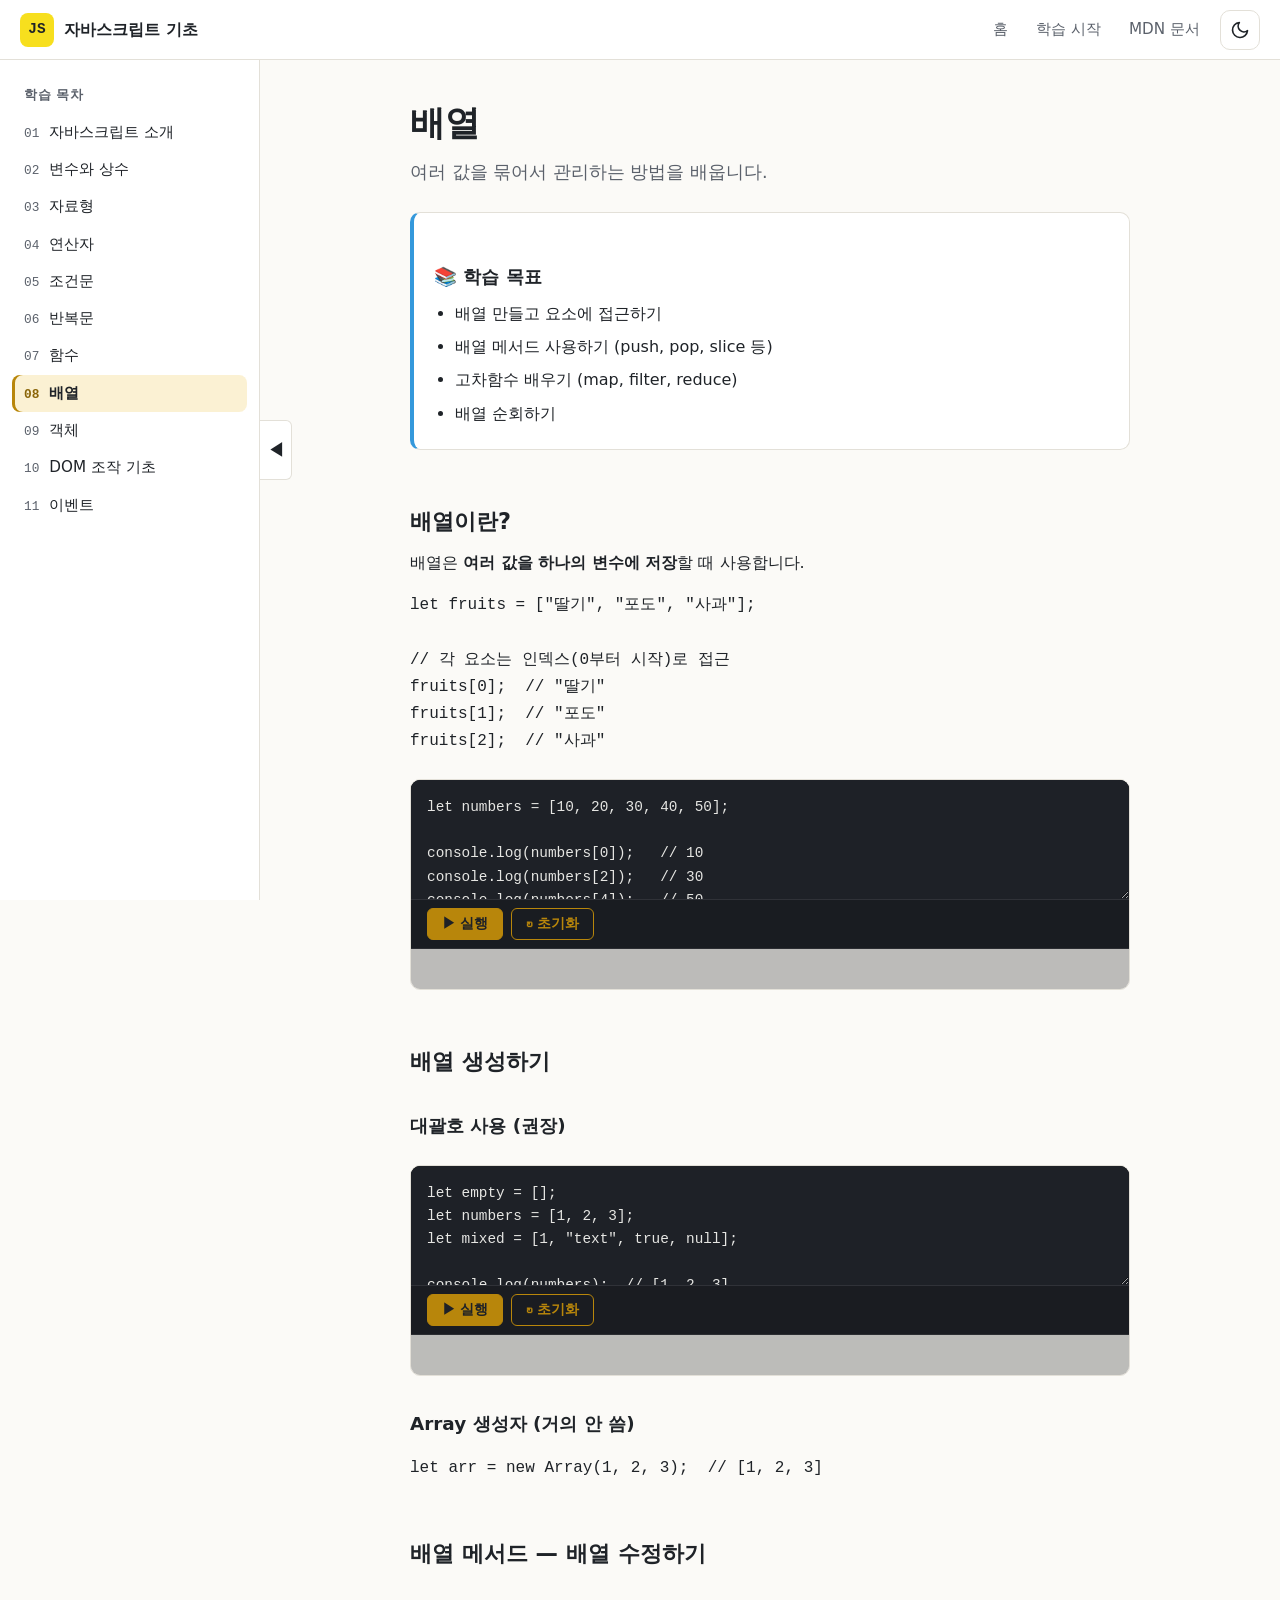
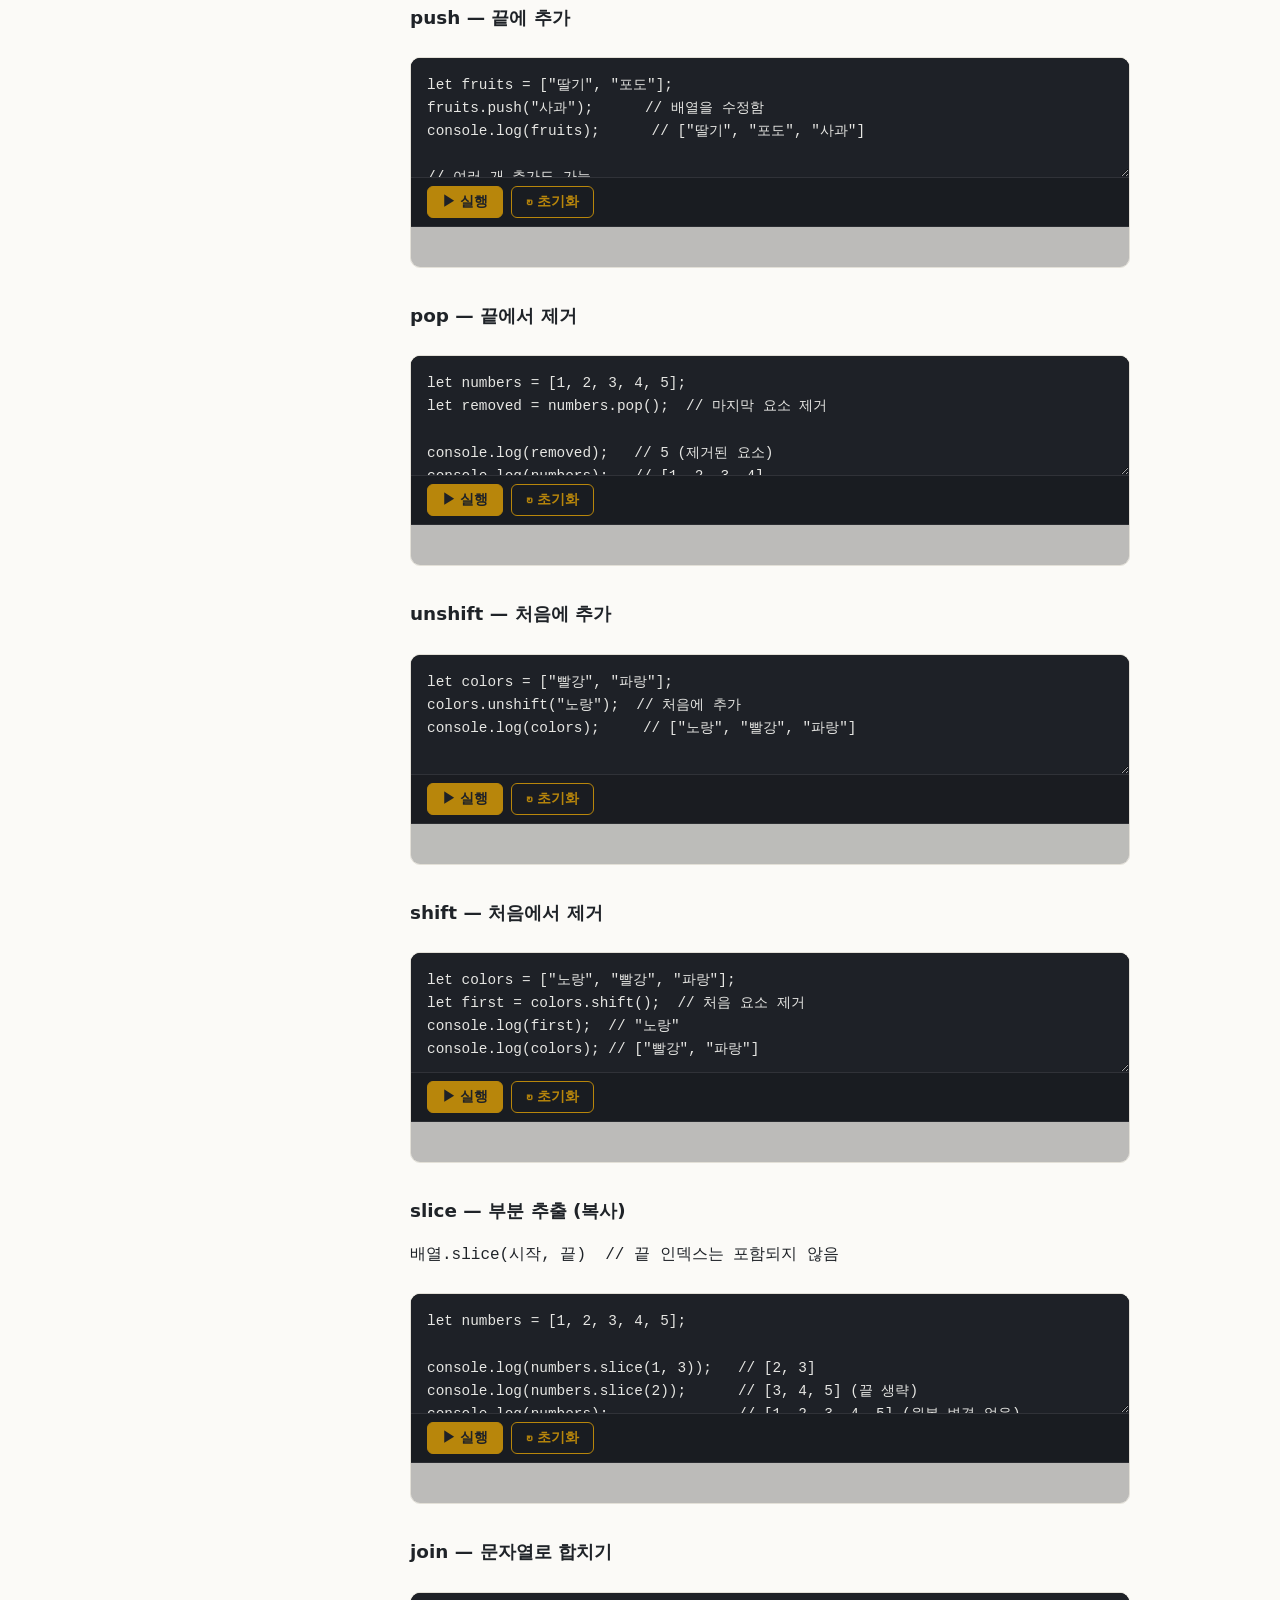
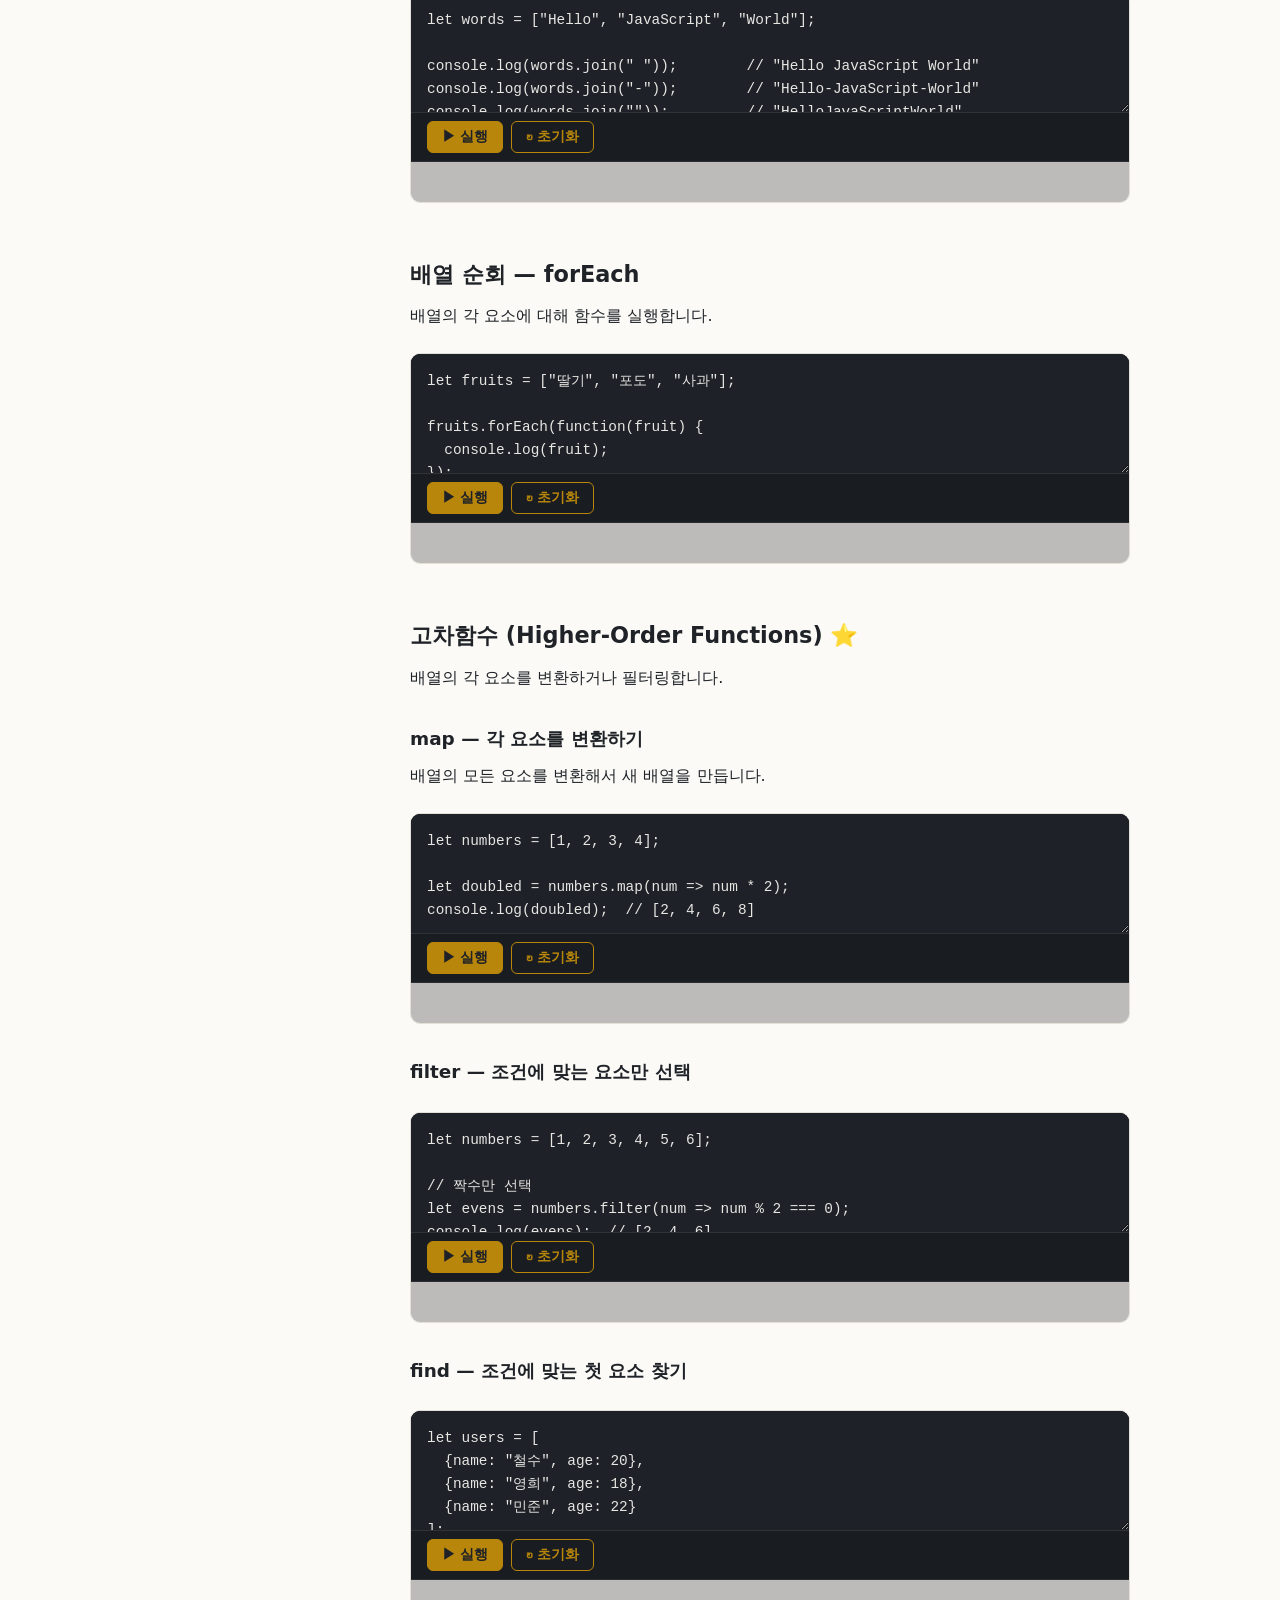
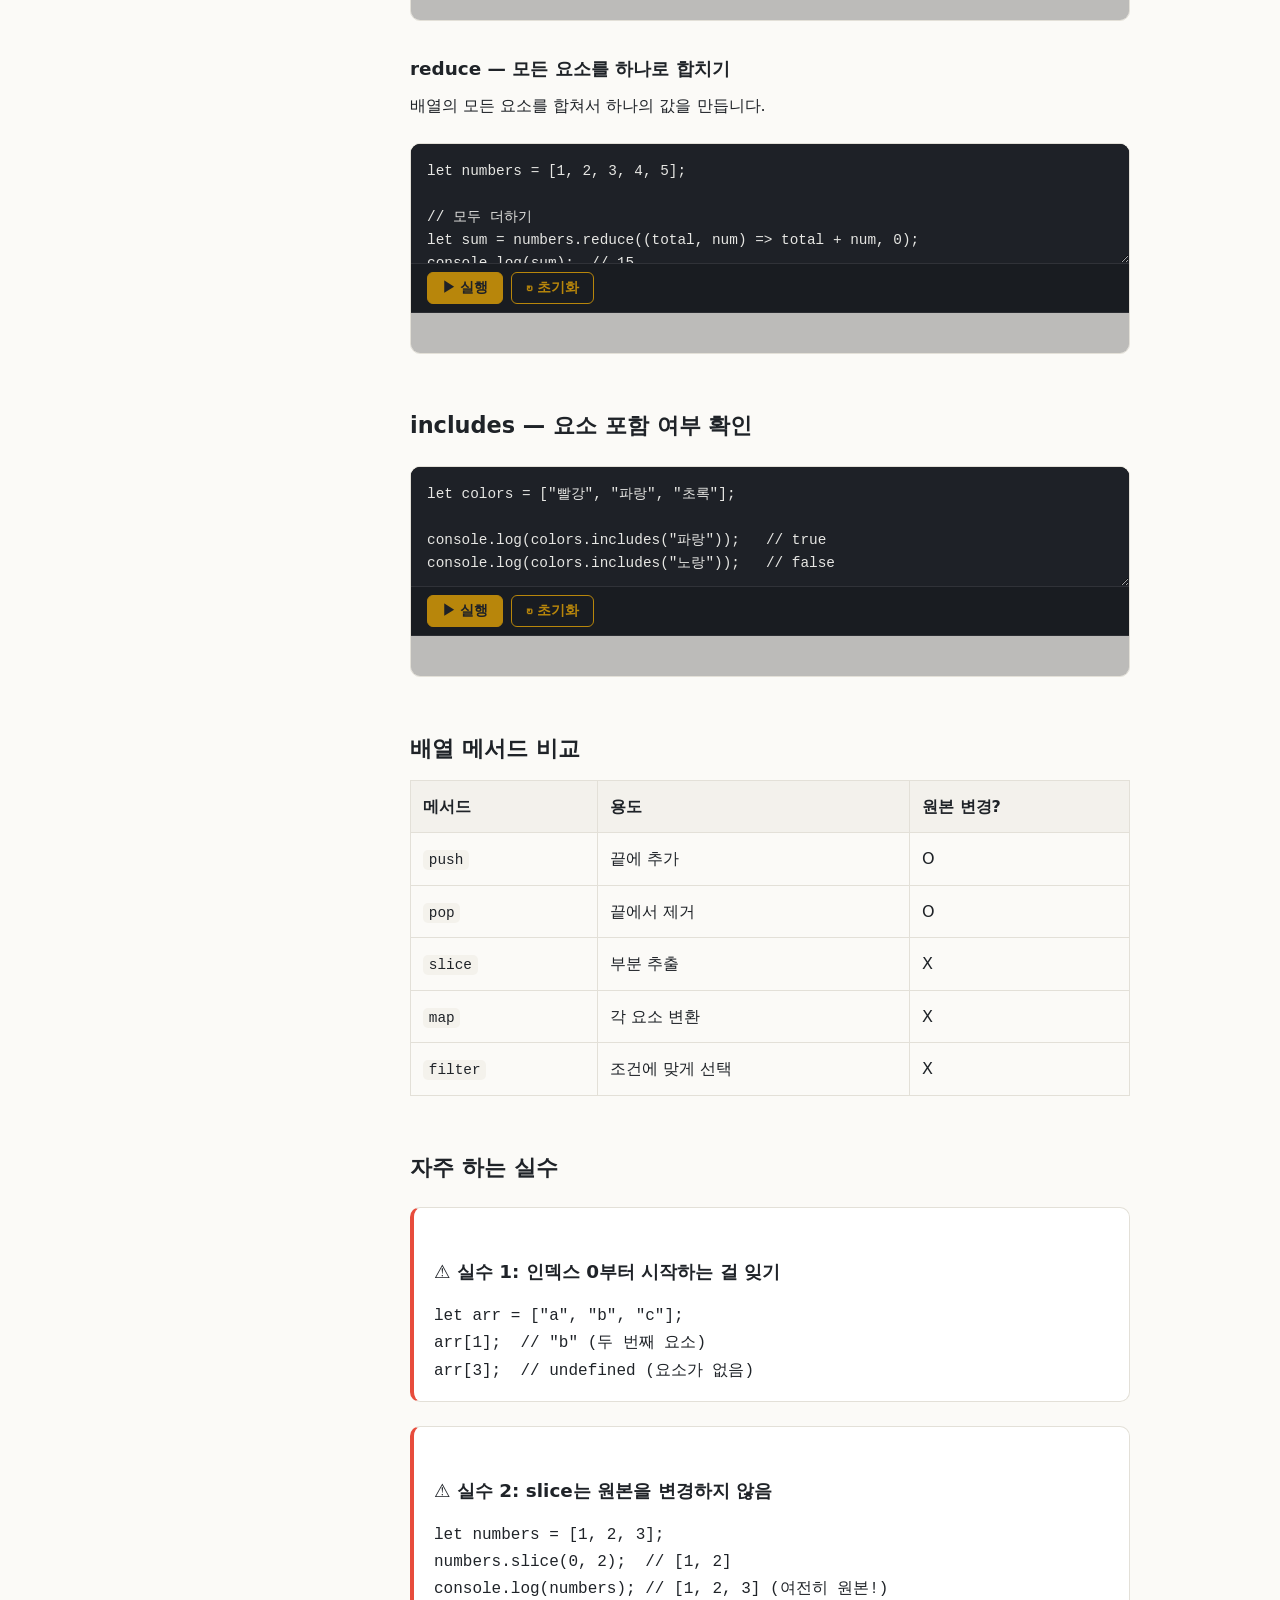
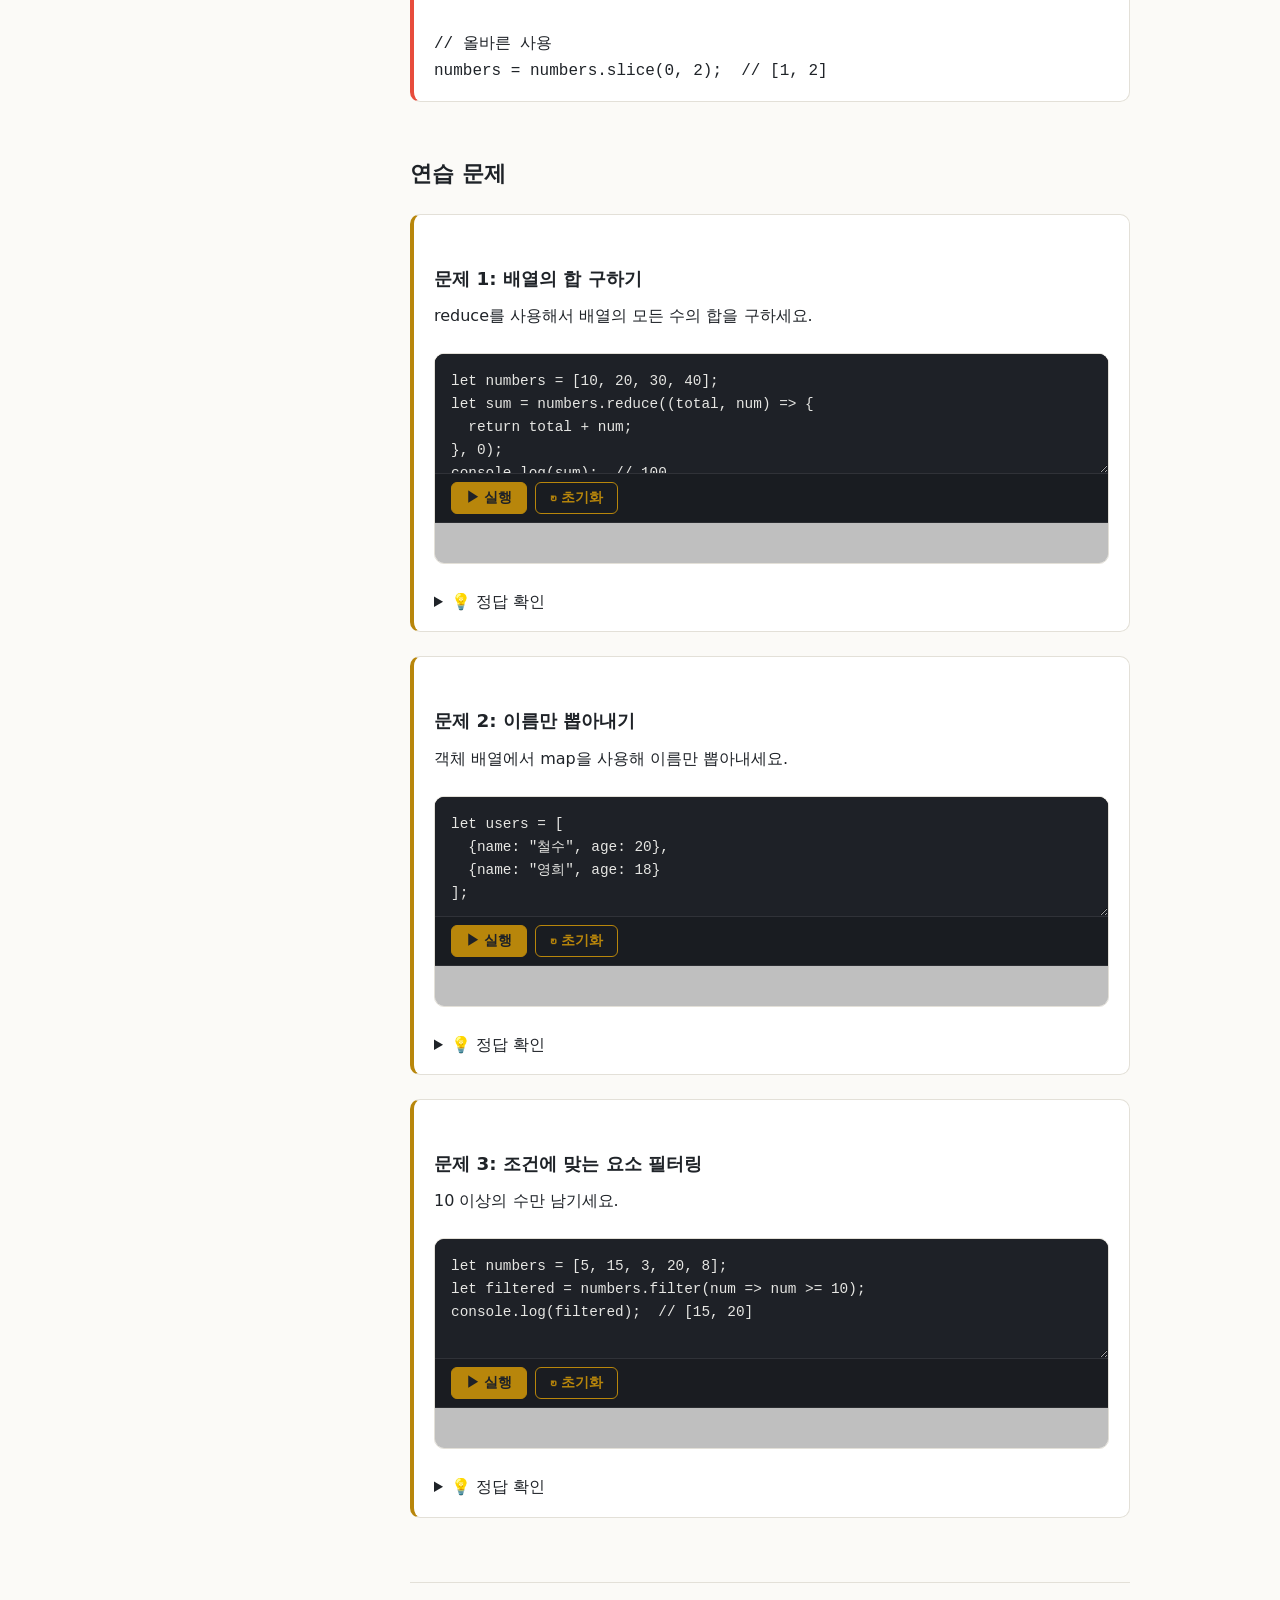
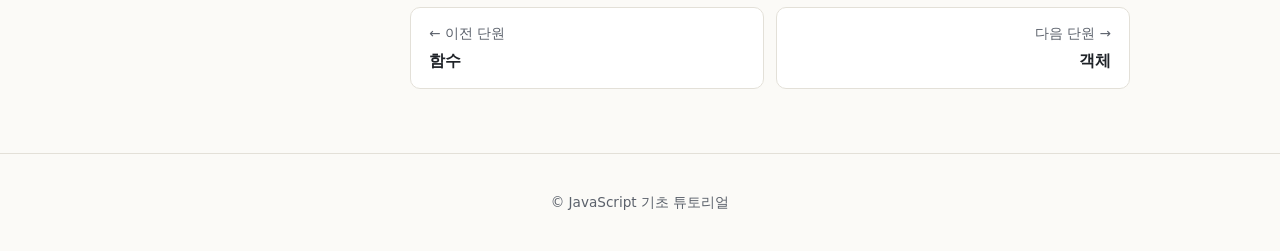
<file: pages/08-arrays.html>
<!DOCTYPE html>
<html lang="ko">
<head>
    <meta charset="UTF-8">
    <meta name="viewport" content="width=device-width, initial-scale=1.0">
    <title>배열 - JavaScript 기초</title>
    <link rel="stylesheet" href="../css/style.css">
    <link rel="stylesheet" href="../css/code.css">
    <script>
        (function () {
            try {
                var theme = localStorage.getItem('jsb-theme') || 'light';
                document.documentElement.dataset.theme = theme;
            } catch (e) {}
        })();
    </script>
</head>
<body data-page="08-arrays" data-root="../">
    <a href="#content" class="skip-link">본문으로 건너뛰기</a>
    <header class="site-header" id="site-header"></header>

    <div class="layout">
        <aside class="sidebar" id="sidebar"></aside>

        <main class="content" id="content">
            <h1>배열</h1>
            <p class="lead">여러 값을 묶어서 관리하는 방법을 배웁니다.</p>

            <section class="callout" style="border-left-color: #3498db;">
                <h3 class="callout-title">📚 학습 목표</h3>
                <ul class="steps">
                    <li>배열 만들고 요소에 접근하기</li>
                    <li>배열 메서드 사용하기 (push, pop, slice 등)</li>
                    <li>고차함수 배우기 (map, filter, reduce)</li>
                    <li>배열 순회하기</li>
                </ul>
            </section>

            <h2>배열이란?</h2>
            <p>배열은 <strong>여러 값을 하나의 변수에 저장</strong>할 때 사용합니다.</p>

            <pre><code>let fruits = ["딸기", "포도", "사과"];

// 각 요소는 인덱스(0부터 시작)로 접근
fruits[0];  // "딸기"
fruits[1];  // "포도"
fruits[2];  // "사과"</code></pre>

            <div class="playground">
                <pre><code>let numbers = [10, 20, 30, 40, 50];

console.log(numbers[0]);   // 10
console.log(numbers[2]);   // 30
console.log(numbers[4]);   // 50

// 배열의 길이
console.log(numbers.length);  // 5</code></pre>
                <div class="playground-output"></div>
            </div>

            <h2>배열 생성하기</h2>

            <h3>대괄호 사용 (권장)</h3>
            <div class="playground">
                <pre><code>let empty = [];
let numbers = [1, 2, 3];
let mixed = [1, "text", true, null];

console.log(numbers);  // [1, 2, 3]
console.log(mixed);    // [1, "text", true, null]</code></pre>
                <div class="playground-output"></div>
            </div>

            <h3>Array 생성자 (거의 안 씀)</h3>
            <pre><code>let arr = new Array(1, 2, 3);  // [1, 2, 3]</code></pre>

            <h2>배열 메서드 — 배열 수정하기</h2>

            <h3>push — 끝에 추가</h3>
            <div class="playground">
                <pre><code>let fruits = ["딸기", "포도"];
fruits.push("사과");      // 배열을 수정함
console.log(fruits);      // ["딸기", "포도", "사과"]

// 여러 개 추가도 가능
fruits.push("바나나", "오렌지");
console.log(fruits);</code></pre>
                <div class="playground-output"></div>
            </div>

            <h3>pop — 끝에서 제거</h3>
            <div class="playground">
                <pre><code>let numbers = [1, 2, 3, 4, 5];
let removed = numbers.pop();  // 마지막 요소 제거

console.log(removed);   // 5 (제거된 요소)
console.log(numbers);   // [1, 2, 3, 4]</code></pre>
                <div class="playground-output"></div>
            </div>

            <h3>unshift — 처음에 추가</h3>
            <div class="playground">
                <pre><code>let colors = ["빨강", "파랑"];
colors.unshift("노랑");  // 처음에 추가
console.log(colors);     // ["노랑", "빨강", "파랑"]</code></pre>
                <div class="playground-output"></div>
            </div>

            <h3>shift — 처음에서 제거</h3>
            <div class="playground">
                <pre><code>let colors = ["노랑", "빨강", "파랑"];
let first = colors.shift();  // 처음 요소 제거
console.log(first);  // "노랑"
console.log(colors); // ["빨강", "파랑"]</code></pre>
                <div class="playground-output"></div>
            </div>

            <h3>slice — 부분 추출 (복사)</h3>
            <pre><code>배열.slice(시작, 끝)  // 끝 인덱스는 포함되지 않음</code></pre>

            <div class="playground">
                <pre><code>let numbers = [1, 2, 3, 4, 5];

console.log(numbers.slice(1, 3));   // [2, 3]
console.log(numbers.slice(2));      // [3, 4, 5] (끝 생략)
console.log(numbers);               // [1, 2, 3, 4, 5] (원본 변경 없음)</code></pre>
                <div class="playground-output"></div>
            </div>

            <h3>join — 문자열로 합치기</h3>
            <div class="playground">
                <pre><code>let words = ["Hello", "JavaScript", "World"];

console.log(words.join(" "));        // "Hello JavaScript World"
console.log(words.join("-"));        // "Hello-JavaScript-World"
console.log(words.join(""));         // "HelloJavaScriptWorld"</code></pre>
                <div class="playground-output"></div>
            </div>

            <h2>배열 순회 — forEach</h2>
            <p>배열의 각 요소에 대해 함수를 실행합니다.</p>

            <div class="playground">
                <pre><code>let fruits = ["딸기", "포도", "사과"];

fruits.forEach(function(fruit) {
  console.log(fruit);
});
// 출력: 딸기, 포도, 사과

// 화살표 함수로 더 간단하게
fruits.forEach(fruit => console.log(fruit));</code></pre>
                <div class="playground-output"></div>
            </div>

            <h2>고차함수 (Higher-Order Functions) ⭐</h2>
            <p>배열의 각 요소를 변환하거나 필터링합니다.</p>

            <h3>map — 각 요소를 변환하기</h3>
            <p>배열의 모든 요소를 변환해서 새 배열을 만듭니다.</p>

            <div class="playground">
                <pre><code>let numbers = [1, 2, 3, 4];

let doubled = numbers.map(num => num * 2);
console.log(doubled);  // [2, 4, 6, 8]

let squared = numbers.map(num => num ** 2);
console.log(squared);  // [1, 4, 9, 16]

// 원본은 변경되지 않음
console.log(numbers);  // [1, 2, 3, 4]</code></pre>
                <div class="playground-output"></div>
            </div>

            <h3>filter — 조건에 맞는 요소만 선택</h3>
            <div class="playground">
                <pre><code>let numbers = [1, 2, 3, 4, 5, 6];

// 짝수만 선택
let evens = numbers.filter(num => num % 2 === 0);
console.log(evens);  // [2, 4, 6]

// 3 이상인 수만 선택
let large = numbers.filter(num => num >= 3);
console.log(large);  // [3, 4, 5, 6]</code></pre>
                <div class="playground-output"></div>
            </div>

            <h3>find — 조건에 맞는 첫 요소 찾기</h3>
            <div class="playground">
                <pre><code>let users = [
  {name: "철수", age: 20},
  {name: "영희", age: 18},
  {name: "민준", age: 22}
];

let user = users.find(u => u.name === "영희");
console.log(user);  // {name: "영희", age: 18}</code></pre>
                <div class="playground-output"></div>
            </div>

            <h3>reduce — 모든 요소를 하나로 합치기</h3>
            <p>배열의 모든 요소를 합쳐서 하나의 값을 만듭니다.</p>

            <div class="playground">
                <pre><code>let numbers = [1, 2, 3, 4, 5];

// 모두 더하기
let sum = numbers.reduce((total, num) => total + num, 0);
console.log(sum);  // 15

// 모두 곱하기
let product = numbers.reduce((total, num) => total * num, 1);
console.log(product);  // 120</code></pre>
                <div class="playground-output"></div>
            </div>

            <h2>includes — 요소 포함 여부 확인</h2>
            <div class="playground">
                <pre><code>let colors = ["빨강", "파랑", "초록"];

console.log(colors.includes("파랑"));   // true
console.log(colors.includes("노랑"));   // false

let numbers = [1, 2, 3, 4, 5];
console.log(numbers.includes(3));       // true</code></pre>
                <div class="playground-output"></div>
            </div>

            <h2>배열 메서드 비교</h2>
            <table style="width: 100%; border-collapse: collapse; margin: 16px 0;">
                <tr style="background: var(--color-surface-2);">
                    <th style="padding: 12px; border: 1px solid var(--color-border); text-align: left;">메서드</th>
                    <th style="padding: 12px; border: 1px solid var(--color-border); text-align: left;">용도</th>
                    <th style="padding: 12px; border: 1px solid var(--color-border); text-align: left;">원본 변경?</th>
                </tr>
                <tr>
                    <td style="padding: 12px; border: 1px solid var(--color-border);"><code>push</code></td>
                    <td style="padding: 12px; border: 1px solid var(--color-border);">끝에 추가</td>
                    <td style="padding: 12px; border: 1px solid var(--color-border);">O</td>
                </tr>
                <tr>
                    <td style="padding: 12px; border: 1px solid var(--color-border);"><code>pop</code></td>
                    <td style="padding: 12px; border: 1px solid var(--color-border);">끝에서 제거</td>
                    <td style="padding: 12px; border: 1px solid var(--color-border);">O</td>
                </tr>
                <tr>
                    <td style="padding: 12px; border: 1px solid var(--color-border);"><code>slice</code></td>
                    <td style="padding: 12px; border: 1px solid var(--color-border);">부분 추출</td>
                    <td style="padding: 12px; border: 1px solid var(--color-border);">X</td>
                </tr>
                <tr>
                    <td style="padding: 12px; border: 1px solid var(--color-border);"><code>map</code></td>
                    <td style="padding: 12px; border: 1px solid var(--color-border);">각 요소 변환</td>
                    <td style="padding: 12px; border: 1px solid var(--color-border);">X</td>
                </tr>
                <tr>
                    <td style="padding: 12px; border: 1px solid var(--color-border);"><code>filter</code></td>
                    <td style="padding: 12px; border: 1px solid var(--color-border);">조건에 맞게 선택</td>
                    <td style="padding: 12px; border: 1px solid var(--color-border);">X</td>
                </tr>
            </table>

            <h2>자주 하는 실수</h2>

            <div class="callout" style="border-left-color: #e74c3c;">
                <h3 class="callout-title">⚠️ 실수 1: 인덱스 0부터 시작하는 걸 잊기</h3>
                <pre><code>let arr = ["a", "b", "c"];
arr[1];  // "b" (두 번째 요소)
arr[3];  // undefined (요소가 없음)</code></pre>
            </div>

            <div class="callout" style="border-left-color: #e74c3c;">
                <h3 class="callout-title">⚠️ 실수 2: slice는 원본을 변경하지 않음</h3>
                <pre><code>let numbers = [1, 2, 3];
numbers.slice(0, 2);  // [1, 2]
console.log(numbers); // [1, 2, 3] (여전히 원본!)

// 올바른 사용
numbers = numbers.slice(0, 2);  // [1, 2]</code></pre>
            </div>

            <h2>연습 문제</h2>

            <div class="callout">
                <h3 class="callout-title">문제 1: 배열의 합 구하기</h3>
                <p>reduce를 사용해서 배열의 모든 수의 합을 구하세요.</p>
                <div class="playground">
                    <pre><code>let numbers = [10, 20, 30, 40];
let sum = numbers.reduce((total, num) => {
  return total + num;
}, 0);
console.log(sum);  // 100</code></pre>
                    <div class="playground-output"></div>
                </div>
                <details>
                    <summary>💡 정답 확인</summary>
                    <p>10 + 20 + 30 + 40 = 100</p>
                </details>
            </div>

            <div class="callout">
                <h3 class="callout-title">문제 2: 이름만 뽑아내기</h3>
                <p>객체 배열에서 map을 사용해 이름만 뽑아내세요.</p>
                <div class="playground">
                    <pre><code>let users = [
  {name: "철수", age: 20},
  {name: "영희", age: 18}
];

let names = users.map(user => user.name);
console.log(names);  // ["철수", "영희"]</code></pre>
                    <div class="playground-output"></div>
                </div>
                <details>
                    <summary>💡 정답 확인</summary>
                    <p>map 함수로 각 객체의 name 속성을 추출하면 됩니다.</p>
                </details>
            </div>

            <div class="callout">
                <h3 class="callout-title">문제 3: 조건에 맞는 요소 필터링</h3>
                <p>10 이상의 수만 남기세요.</p>
                <div class="playground">
                    <pre><code>let numbers = [5, 15, 3, 20, 8];
let filtered = numbers.filter(num => num >= 10);
console.log(filtered);  // [15, 20]</code></pre>
                    <div class="playground-output"></div>
                </div>
                <details>
                    <summary>💡 정답 확인</summary>
                    <p>filter로 조건을 만족하는 요소만 선택하면 됩니다.</p>
                </details>
            </div>

            <nav id="pager" class="pager"></nav>
        </main>
    </div>

    <footer class="site-footer">
        <p>© JavaScript 기초 튜토리얼</p>
    </footer>

    <script src="../js/main.js"></script>
    <script src="../js/playground.js"></script>
</body>
</html>
</file>
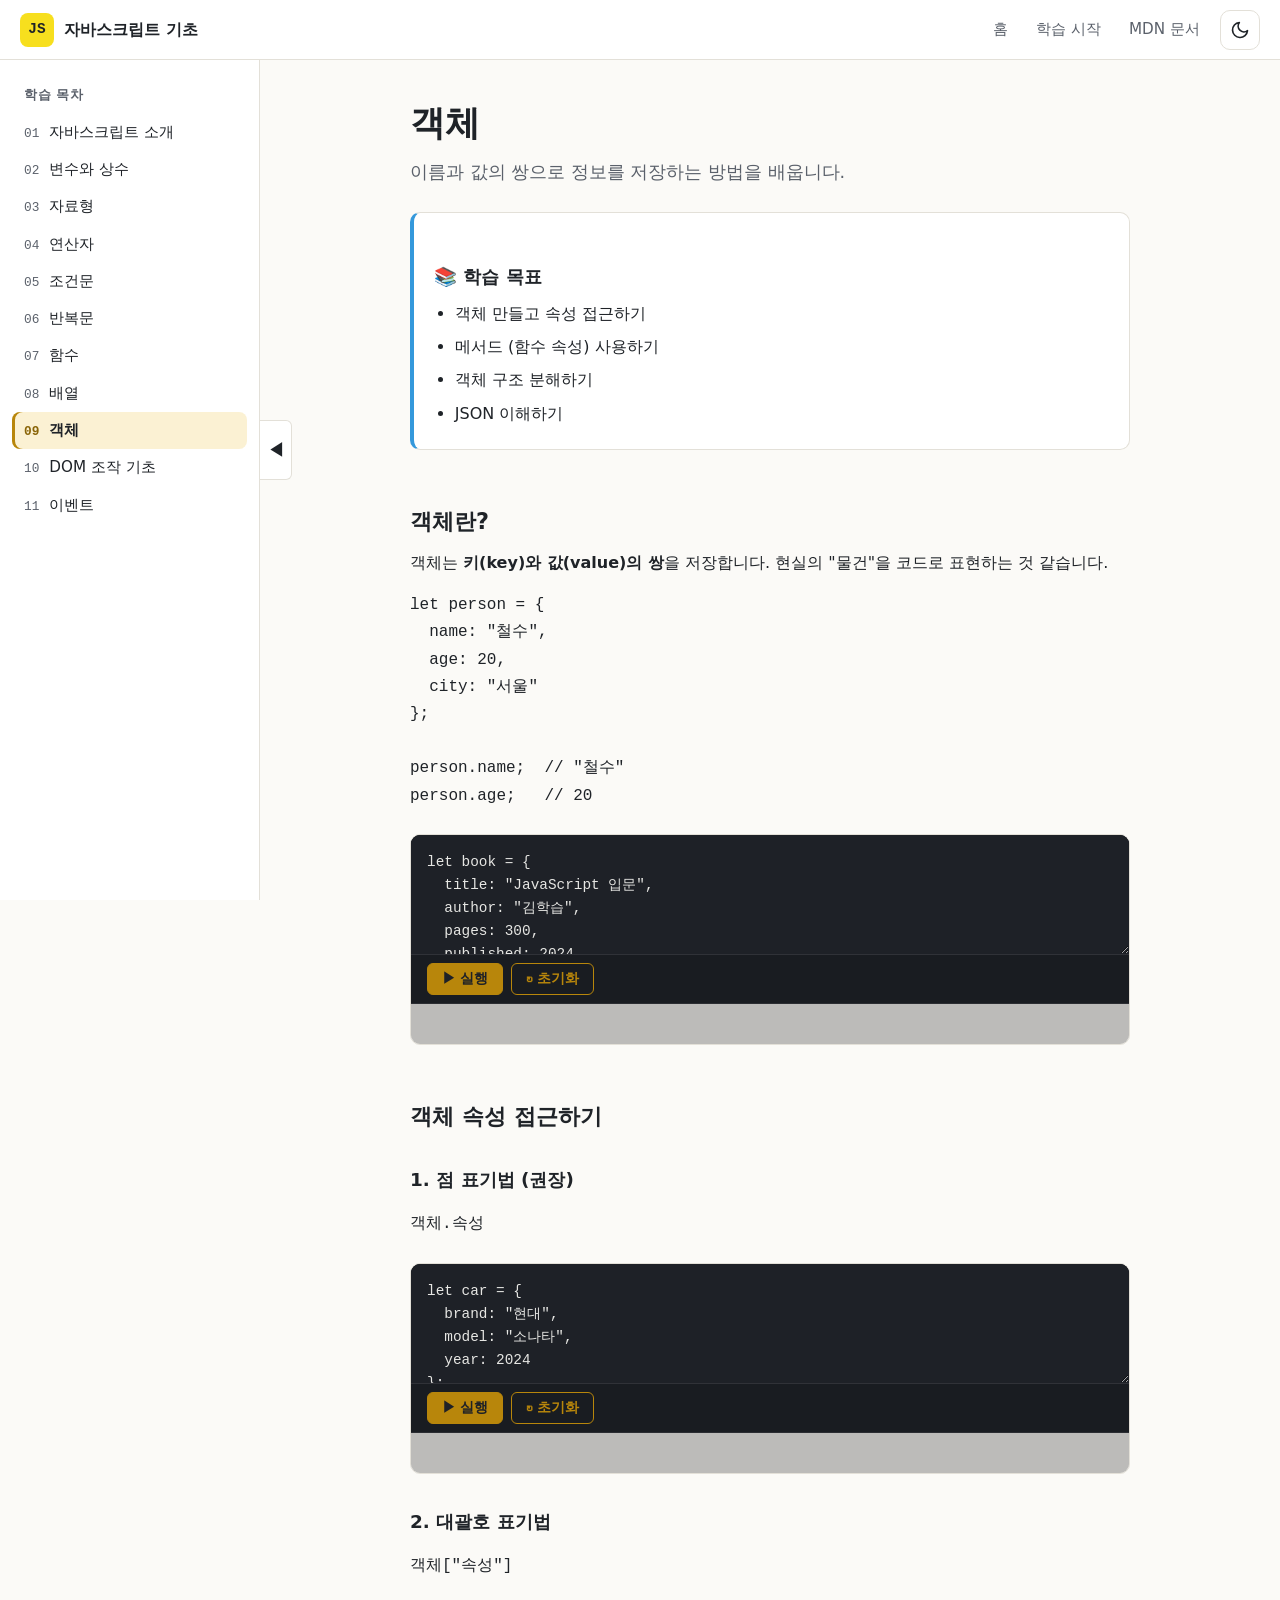
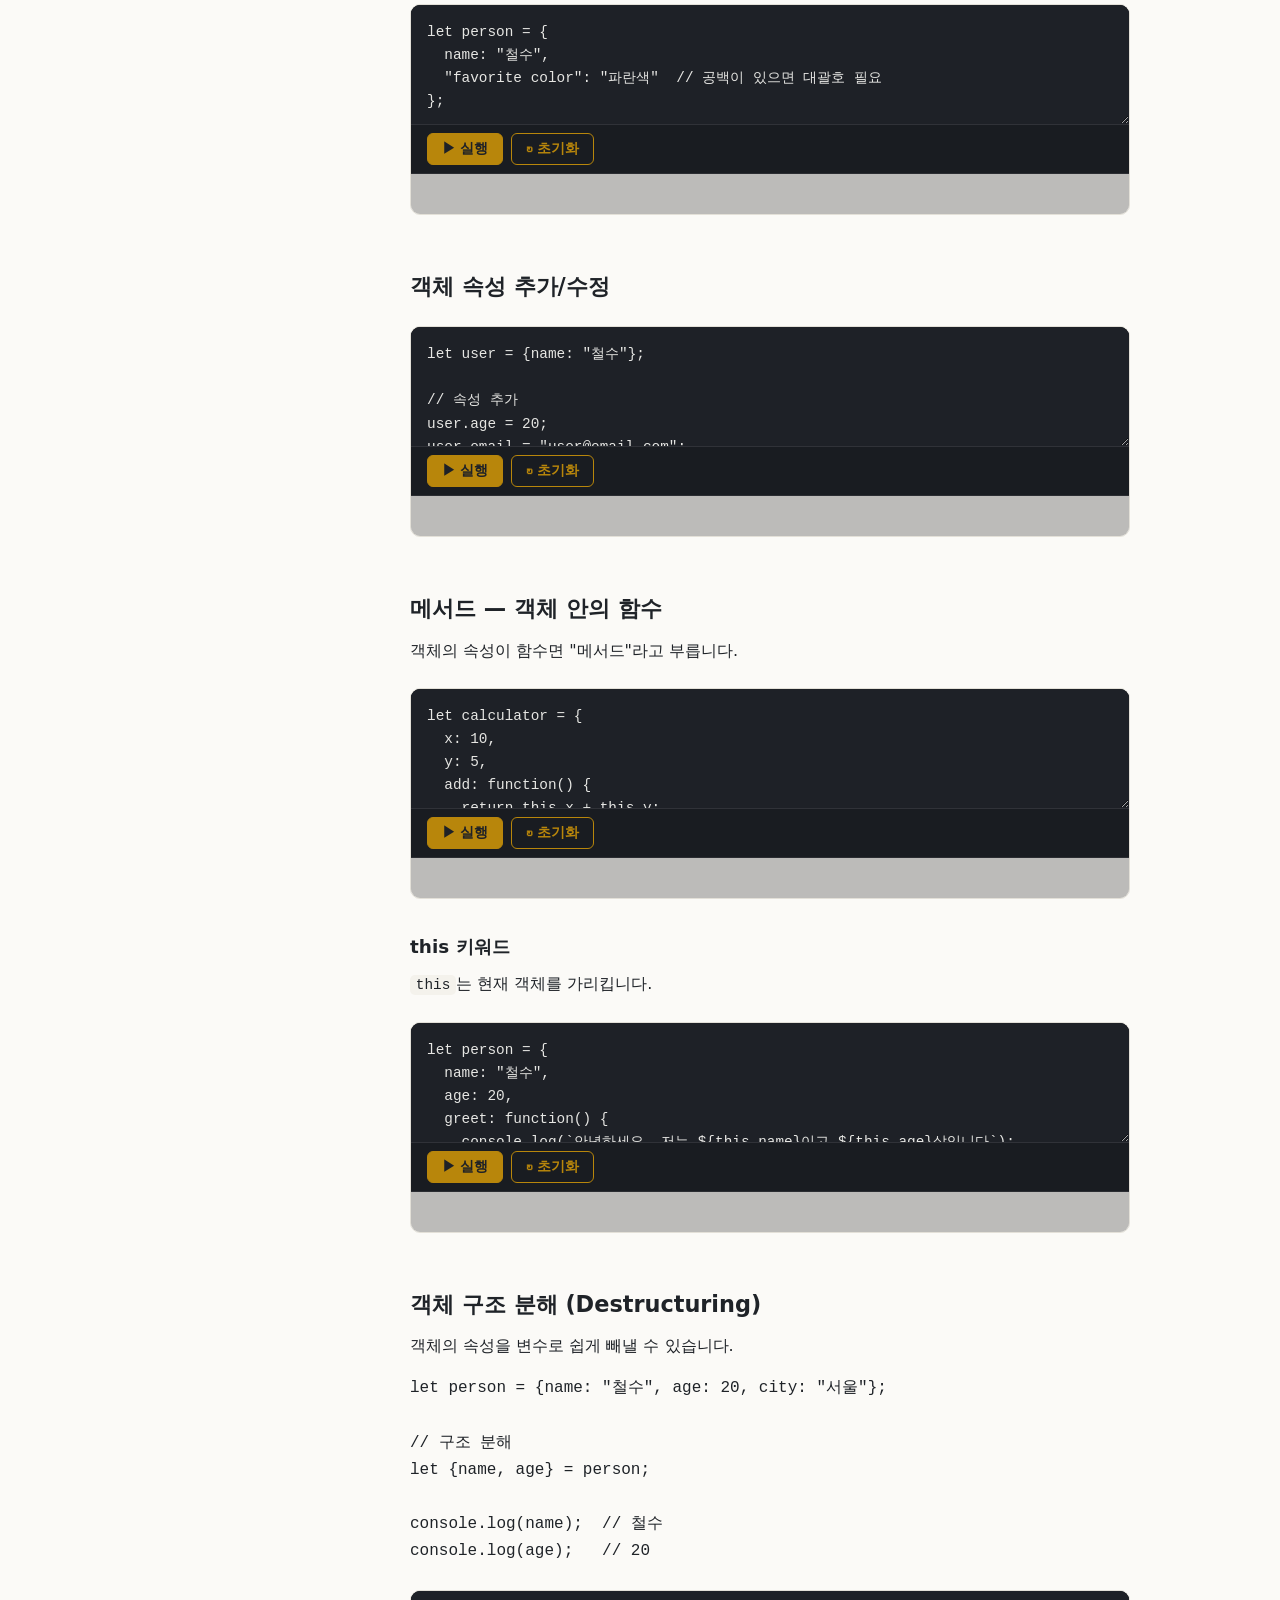
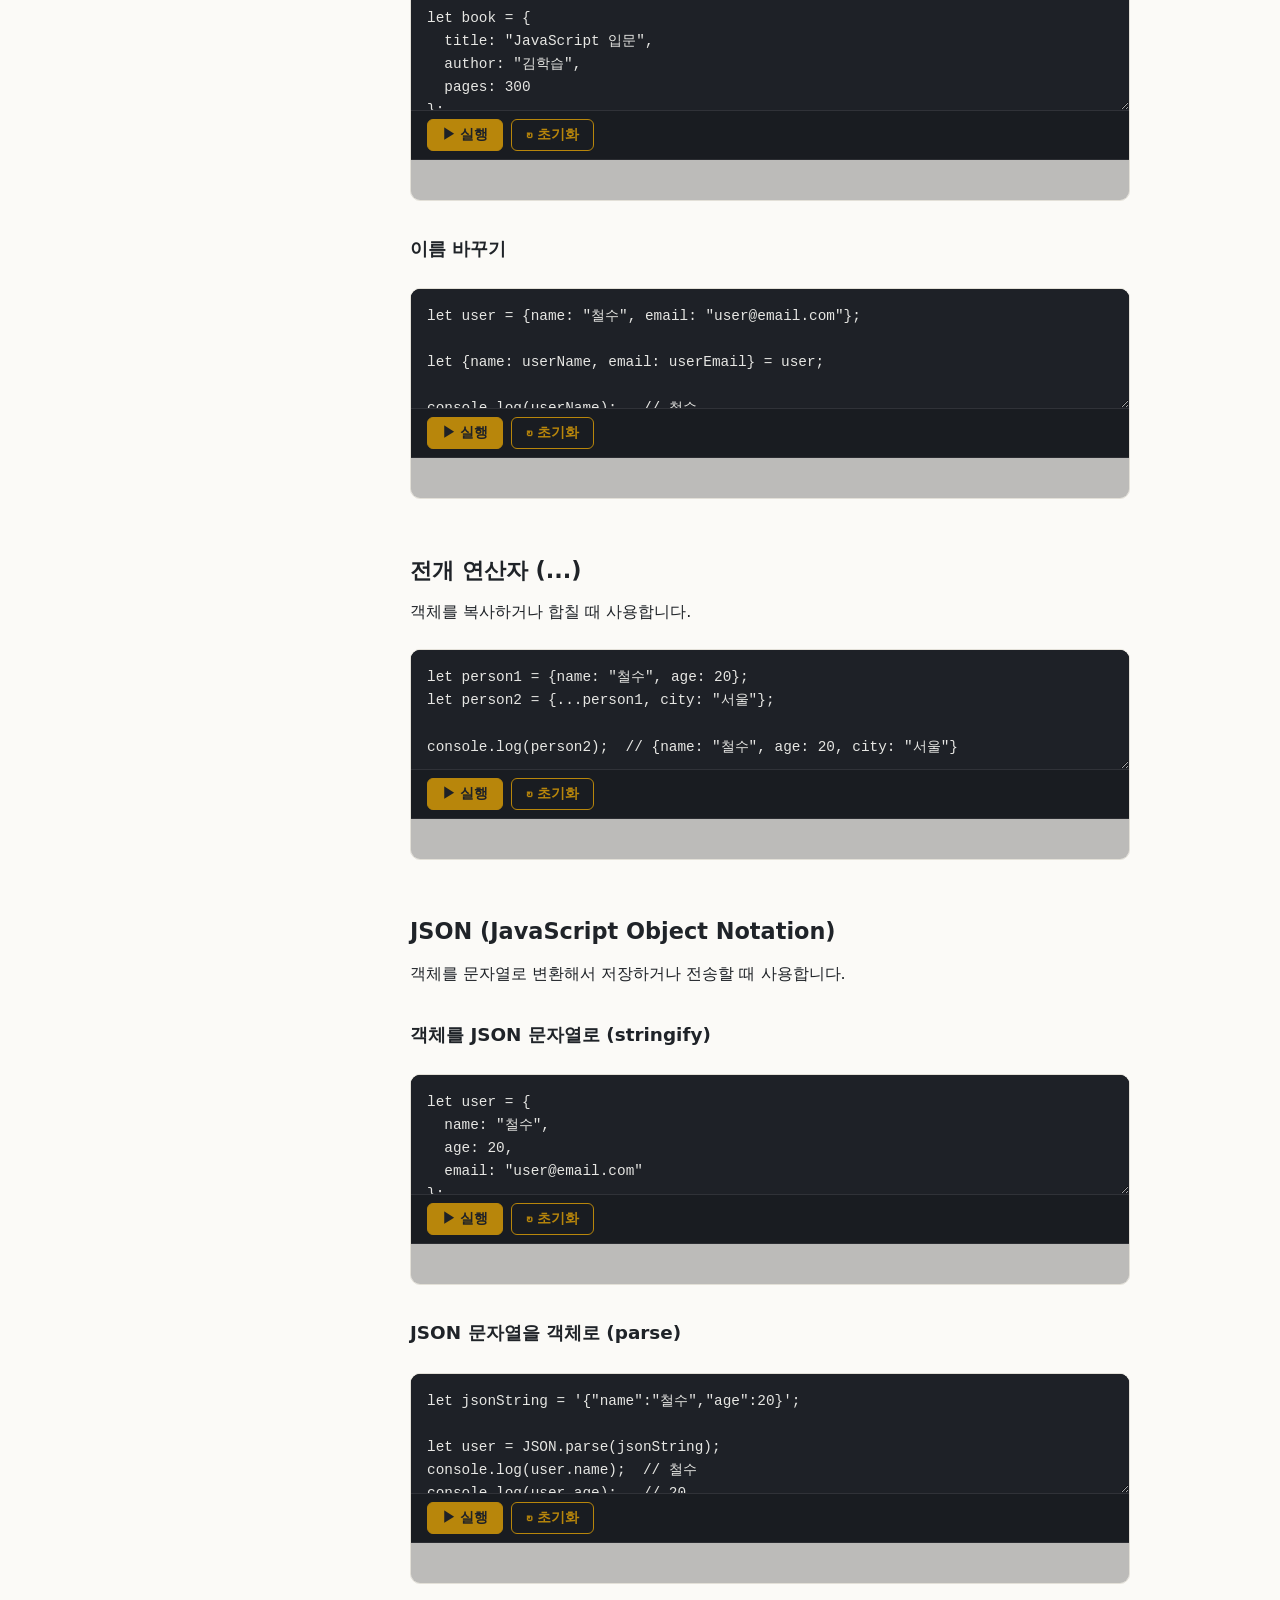
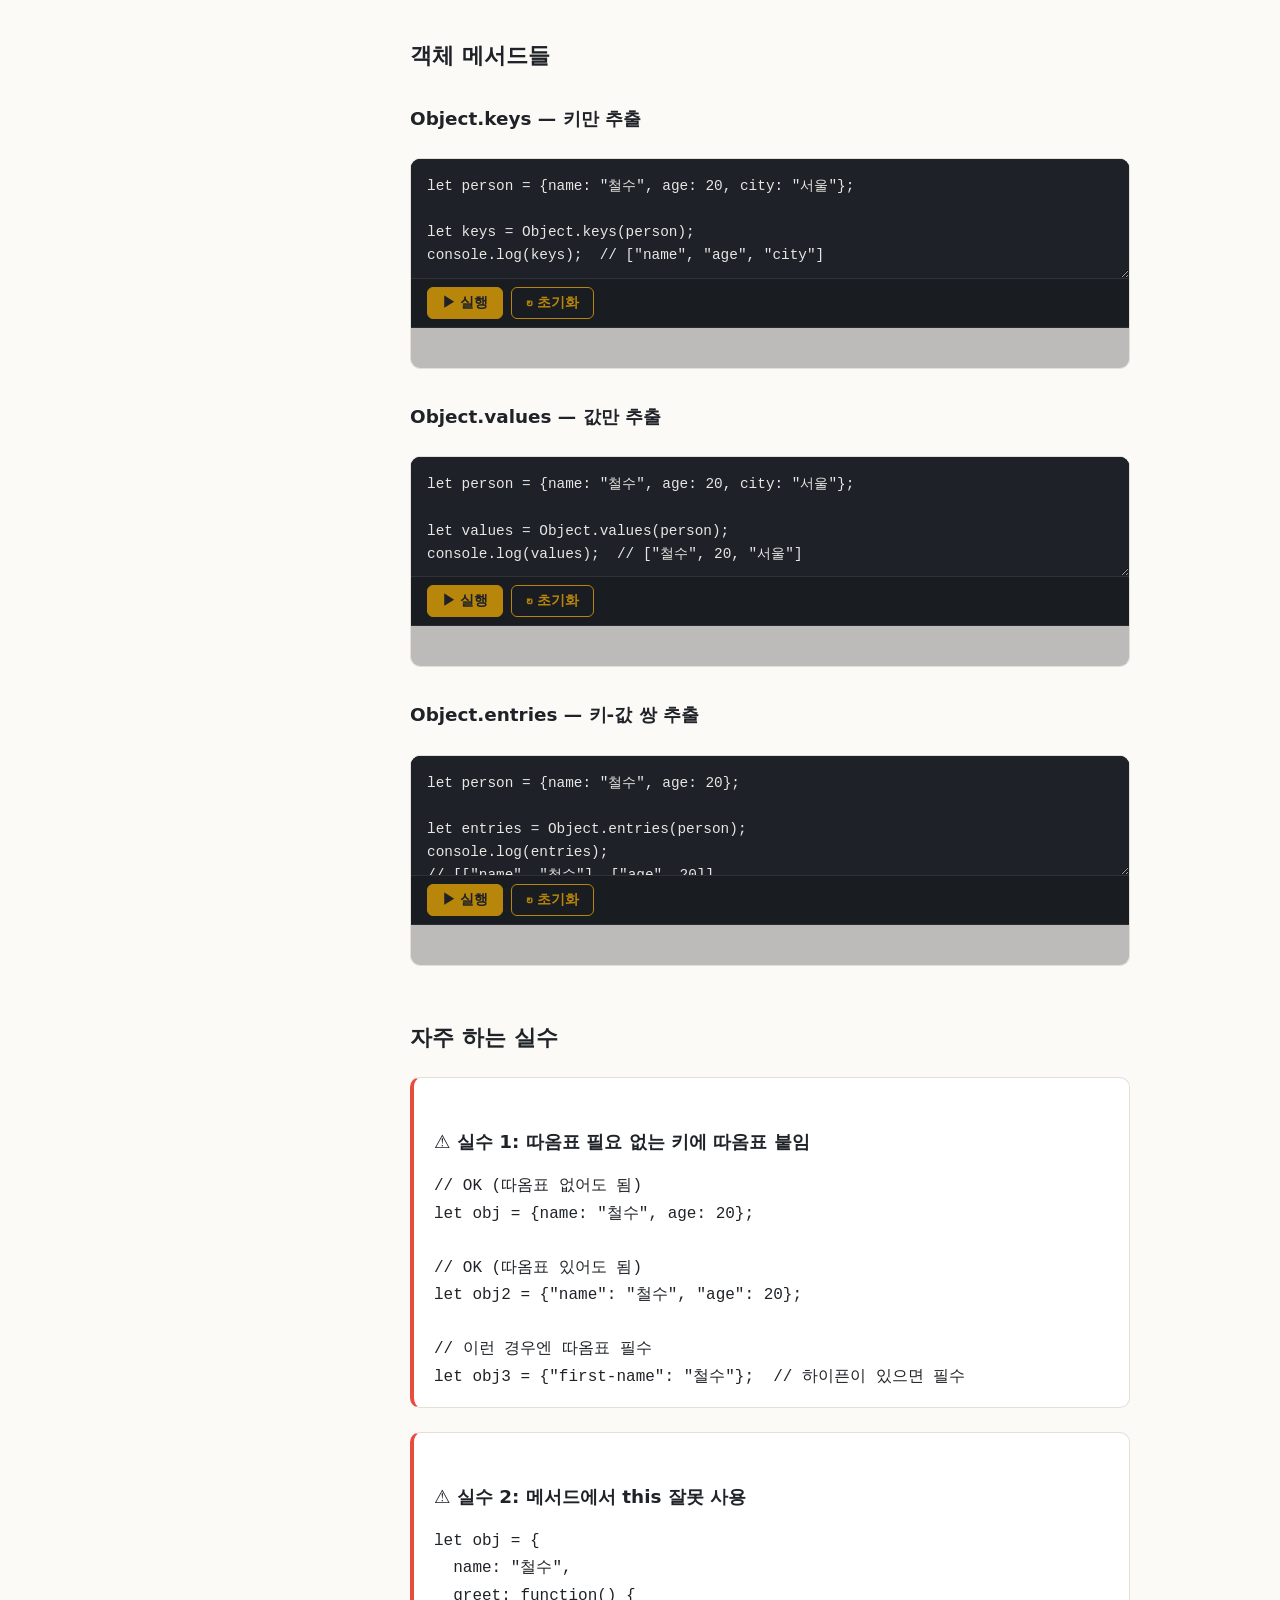
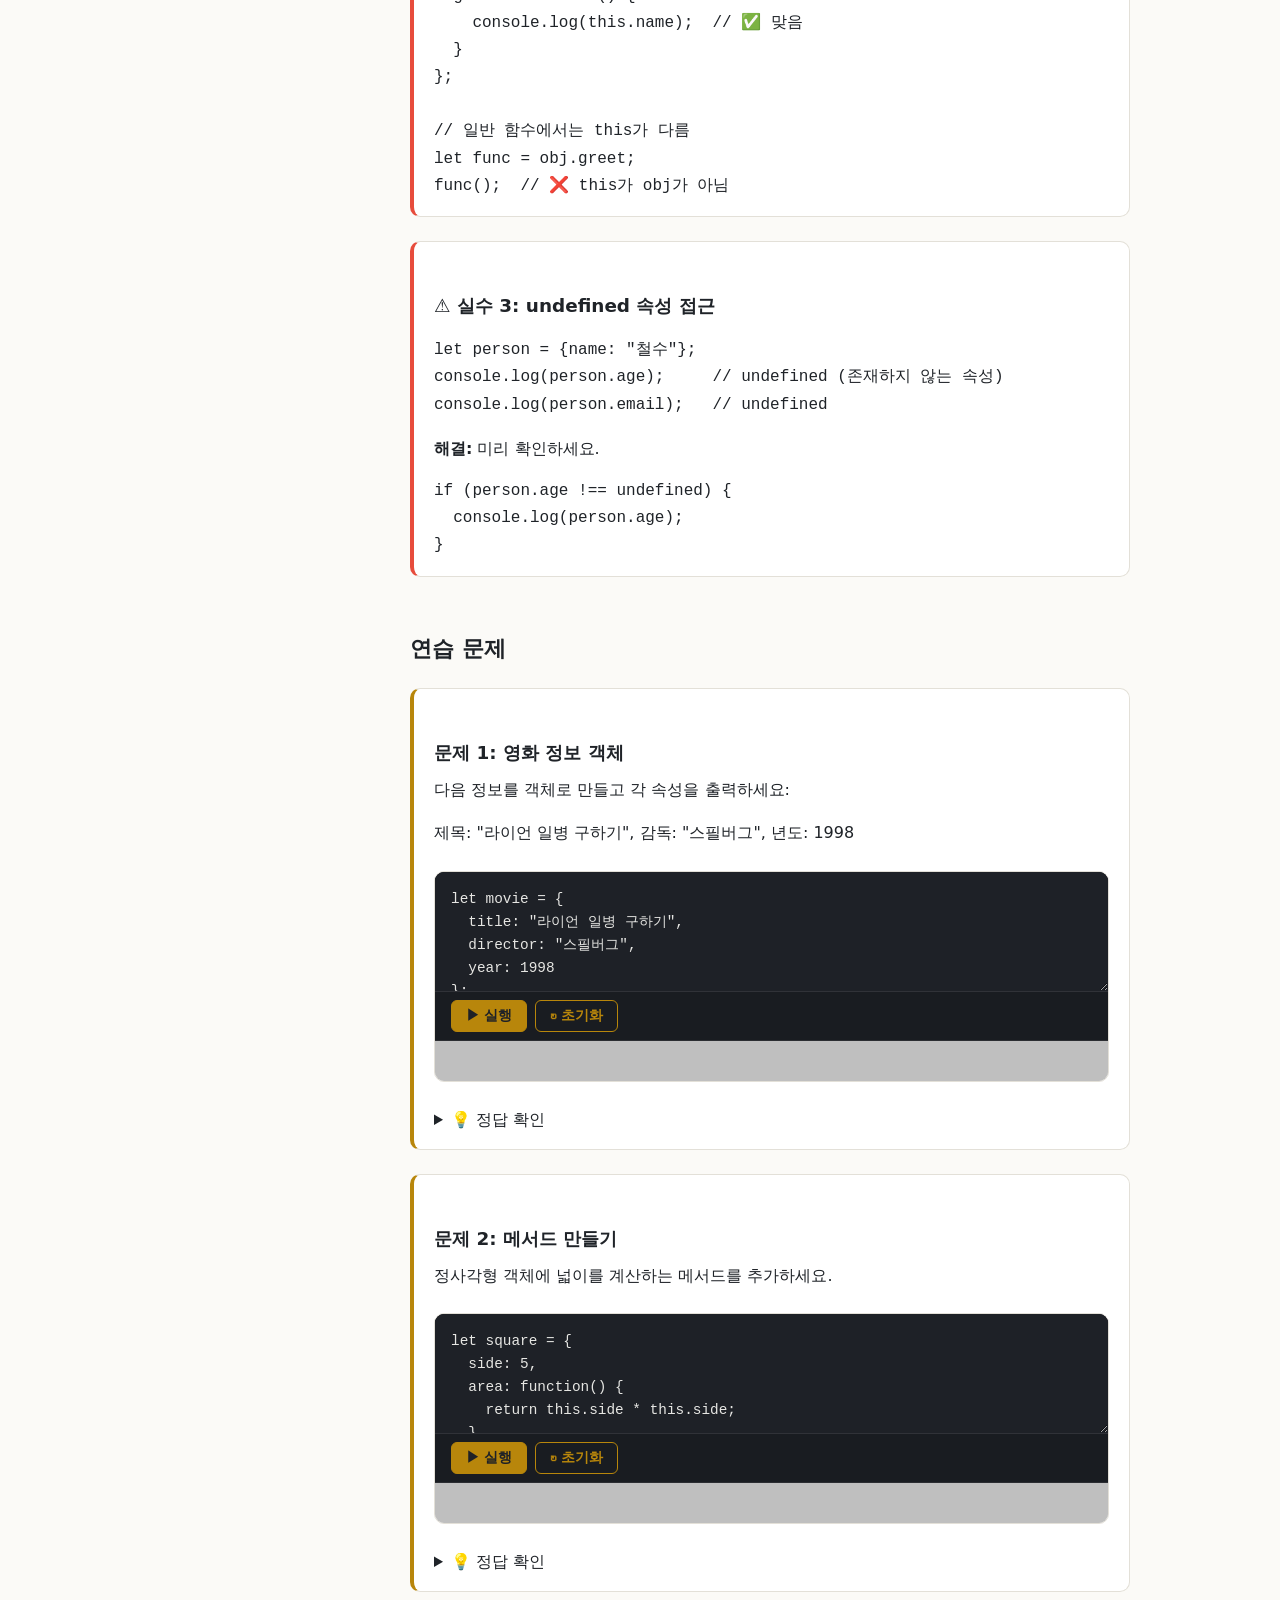
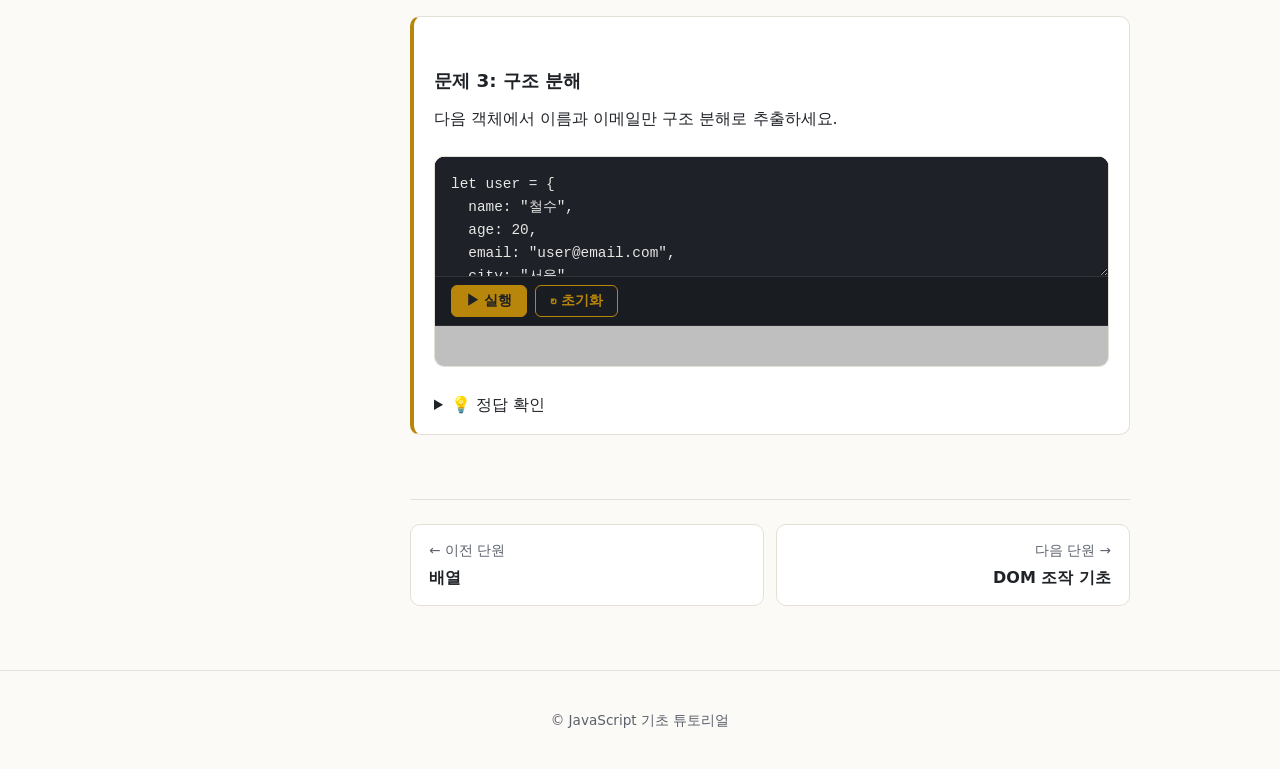
<file: pages/09-objects.html>
<!DOCTYPE html>
<html lang="ko">
<head>
    <meta charset="UTF-8">
    <meta name="viewport" content="width=device-width, initial-scale=1.0">
    <title>객체 - JavaScript 기초</title>
    <link rel="stylesheet" href="../css/style.css">
    <link rel="stylesheet" href="../css/code.css">
    <script>
        (function () {
            try {
                var theme = localStorage.getItem('jsb-theme') || 'light';
                document.documentElement.dataset.theme = theme;
            } catch (e) {}
        })();
    </script>
</head>
<body data-page="09-objects" data-root="../">
    <a href="#content" class="skip-link">본문으로 건너뛰기</a>
    <header class="site-header" id="site-header"></header>

    <div class="layout">
        <aside class="sidebar" id="sidebar"></aside>

        <main class="content" id="content">
            <h1>객체</h1>
            <p class="lead">이름과 값의 쌍으로 정보를 저장하는 방법을 배웁니다.</p>

            <section class="callout" style="border-left-color: #3498db;">
                <h3 class="callout-title">📚 학습 목표</h3>
                <ul class="steps">
                    <li>객체 만들고 속성 접근하기</li>
                    <li>메서드 (함수 속성) 사용하기</li>
                    <li>객체 구조 분해하기</li>
                    <li>JSON 이해하기</li>
                </ul>
            </section>

            <h2>객체란?</h2>
            <p>객체는 <strong>키(key)와 값(value)의 쌍</strong>을 저장합니다. 현실의 "물건"을 코드로 표현하는 것 같습니다.</p>

            <pre><code>let person = {
  name: "철수",
  age: 20,
  city: "서울"
};

person.name;  // "철수"
person.age;   // 20</code></pre>

            <div class="playground">
                <pre><code>let book = {
  title: "JavaScript 입문",
  author: "김학습",
  pages: 300,
  published: 2024
};

console.log(book.title);      // JavaScript 입문
console.log(book.author);     // 김학습
console.log(book.pages);      // 300</code></pre>
                <div class="playground-output"></div>
            </div>

            <h2>객체 속성 접근하기</h2>

            <h3>1. 점 표기법 (권장)</h3>
            <pre><code>객체.속성</code></pre>

            <div class="playground">
                <pre><code>let car = {
  brand: "현대",
  model: "소나타",
  year: 2024
};

console.log(car.brand);  // 현대
console.log(car.model);  // 소나타</code></pre>
                <div class="playground-output"></div>
            </div>

            <h3>2. 대괄호 표기법</h3>
            <pre><code>객체["속성"]</code></pre>

            <div class="playground">
                <pre><code>let person = {
  name: "철수",
  "favorite color": "파란색"  // 공백이 있으면 대괄호 필요
};

console.log(person["name"]);           // 철수
console.log(person["favorite color"]); // 파란색</code></pre>
                <div class="playground-output"></div>
            </div>

            <h2>객체 속성 추가/수정</h2>

            <div class="playground">
                <pre><code>let user = {name: "철수"};

// 속성 추가
user.age = 20;
user.email = "user@email.com";

// 속성 수정
user.name = "영희";

console.log(user);
// {name: "영희", age: 20, email: "user@email.com"}</code></pre>
                <div class="playground-output"></div>
            </div>

            <h2>메서드 — 객체 안의 함수</h2>
            <p>객체의 속성이 함수면 "메서드"라고 부릅니다.</p>

            <div class="playground">
                <pre><code>let calculator = {
  x: 10,
  y: 5,
  add: function() {
    return this.x + this.y;
  },
  subtract: function() {
    return this.x - this.y;
  }
};

console.log(calculator.add());      // 15
console.log(calculator.subtract()); // 5</code></pre>
                <div class="playground-output"></div>
            </div>

            <h3>this 키워드</h3>
            <p><code>this</code>는 현재 객체를 가리킵니다.</p>

            <div class="playground">
                <pre><code>let person = {
  name: "철수",
  age: 20,
  greet: function() {
    console.log(`안녕하세요, 저는 ${this.name}이고 ${this.age}살입니다`);
  }
};

person.greet();  // 안녕하세요, 저는 철수이고 20살입니다</code></pre>
                <div class="playground-output"></div>
            </div>

            <h2>객체 구조 분해 (Destructuring)</h2>
            <p>객체의 속성을 변수로 쉽게 빼낼 수 있습니다.</p>

            <pre><code>let person = {name: "철수", age: 20, city: "서울"};

// 구조 분해
let {name, age} = person;

console.log(name);  // 철수
console.log(age);   // 20</code></pre>

            <div class="playground">
                <pre><code>let book = {
  title: "JavaScript 입문",
  author: "김학습",
  pages: 300
};

// 필요한 것만 빼내기
let {title, author} = book;

console.log(title);   // JavaScript 입문
console.log(author);  // 김학습</code></pre>
                <div class="playground-output"></div>
            </div>

            <h3>이름 바꾸기</h3>
            <div class="playground">
                <pre><code>let user = {name: "철수", email: "user@email.com"};

let {name: userName, email: userEmail} = user;

console.log(userName);   // 철수
console.log(userEmail);  // user@email.com</code></pre>
                <div class="playground-output"></div>
            </div>

            <h2>전개 연산자 (...)</h2>
            <p>객체를 복사하거나 합칠 때 사용합니다.</p>

            <div class="playground">
                <pre><code>let person1 = {name: "철수", age: 20};
let person2 = {...person1, city: "서울"};

console.log(person2);  // {name: "철수", age: 20, city: "서울"}

// 속성 덮어쓰기
let updated = {...person1, age: 21};
console.log(updated);  // {name: "철수", age: 21}</code></pre>
                <div class="playground-output"></div>
            </div>

            <h2>JSON (JavaScript Object Notation)</h2>
            <p>객체를 문자열로 변환해서 저장하거나 전송할 때 사용합니다.</p>

            <h3>객체를 JSON 문자열로 (stringify)</h3>
            <div class="playground">
                <pre><code>let user = {
  name: "철수",
  age: 20,
  email: "user@email.com"
};

let jsonString = JSON.stringify(user);
console.log(jsonString);
// {"name":"철수","age":20,"email":"user@email.com"}</code></pre>
                <div class="playground-output"></div>
            </div>

            <h3>JSON 문자열을 객체로 (parse)</h3>
            <div class="playground">
                <pre><code>let jsonString = '{"name":"철수","age":20}';

let user = JSON.parse(jsonString);
console.log(user.name);  // 철수
console.log(user.age);   // 20</code></pre>
                <div class="playground-output"></div>
            </div>

            <h2>객체 메서드들</h2>

            <h3>Object.keys — 키만 추출</h3>
            <div class="playground">
                <pre><code>let person = {name: "철수", age: 20, city: "서울"};

let keys = Object.keys(person);
console.log(keys);  // ["name", "age", "city"]</code></pre>
                <div class="playground-output"></div>
            </div>

            <h3>Object.values — 값만 추출</h3>
            <div class="playground">
                <pre><code>let person = {name: "철수", age: 20, city: "서울"};

let values = Object.values(person);
console.log(values);  // ["철수", 20, "서울"]</code></pre>
                <div class="playground-output"></div>
            </div>

            <h3>Object.entries — 키-값 쌍 추출</h3>
            <div class="playground">
                <pre><code>let person = {name: "철수", age: 20};

let entries = Object.entries(person);
console.log(entries);
// [["name", "철수"], ["age", 20]]

// for...of로 순회
for (let [key, value] of entries) {
  console.log(`${key}: ${value}`);
}</code></pre>
                <div class="playground-output"></div>
            </div>

            <h2>자주 하는 실수</h2>

            <div class="callout" style="border-left-color: #e74c3c;">
                <h3 class="callout-title">⚠️ 실수 1: 따옴표 필요 없는 키에 따옴표 붙임</h3>
                <pre><code>// OK (따옴표 없어도 됨)
let obj = {name: "철수", age: 20};

// OK (따옴표 있어도 됨)
let obj2 = {"name": "철수", "age": 20};

// 이런 경우엔 따옴표 필수
let obj3 = {"first-name": "철수"};  // 하이픈이 있으면 필수</code></pre>
            </div>

            <div class="callout" style="border-left-color: #e74c3c;">
                <h3 class="callout-title">⚠️ 실수 2: 메서드에서 this 잘못 사용</h3>
                <pre><code>let obj = {
  name: "철수",
  greet: function() {
    console.log(this.name);  // ✅ 맞음
  }
};

// 일반 함수에서는 this가 다름
let func = obj.greet;
func();  // ❌ this가 obj가 아님</code></pre>
            </div>

            <div class="callout" style="border-left-color: #e74c3c;">
                <h3 class="callout-title">⚠️ 실수 3: undefined 속성 접근</h3>
                <pre><code>let person = {name: "철수"};
console.log(person.age);     // undefined (존재하지 않는 속성)
console.log(person.email);   // undefined</code></pre>
                <p><strong>해결:</strong> 미리 확인하세요.</p>
                <pre><code>if (person.age !== undefined) {
  console.log(person.age);
}</code></pre>
            </div>

            <h2>연습 문제</h2>

            <div class="callout">
                <h3 class="callout-title">문제 1: 영화 정보 객체</h3>
                <p>다음 정보를 객체로 만들고 각 속성을 출력하세요:</p>
                <p>제목: "라이언 일병 구하기", 감독: "스필버그", 년도: 1998</p>
                <div class="playground">
                    <pre><code>let movie = {
  title: "라이언 일병 구하기",
  director: "스필버그",
  year: 1998
};

console.log(movie.title);
console.log(movie.director);
console.log(movie.year);</code></pre>
                    <div class="playground-output"></div>
                </div>
                <details>
                    <summary>💡 정답 확인</summary>
                    <p>객체를 만들고 점 표기법으로 각 속성에 접근하면 됩니다.</p>
                </details>
            </div>

            <div class="callout">
                <h3 class="callout-title">문제 2: 메서드 만들기</h3>
                <p>정사각형 객체에 넓이를 계산하는 메서드를 추가하세요.</p>
                <div class="playground">
                    <pre><code>let square = {
  side: 5,
  area: function() {
    return this.side * this.side;
  }
};

console.log(square.area());  // 25</code></pre>
                    <div class="playground-output"></div>
                </div>
                <details>
                    <summary>💡 정답 확인</summary>
                    <p>함수를 메서드로 정의하고 this.side를 사용하면 됩니다.</p>
                </details>
            </div>

            <div class="callout">
                <h3 class="callout-title">문제 3: 구조 분해</h3>
                <p>다음 객체에서 이름과 이메일만 구조 분해로 추출하세요.</p>
                <div class="playground">
                    <pre><code>let user = {
  name: "철수",
  age: 20,
  email: "user@email.com",
  city: "서울"
};

let {name, email} = user;
console.log(name);    // 철수
console.log(email);   // user@email.com</code></pre>
                    <div class="playground-output"></div>
                </div>
                <details>
                    <summary>💡 정답 확인</summary>
                    <p>중괄호 안에 원하는 속성명을 넣으면 됩니다.</p>
                </details>
            </div>

            <nav id="pager" class="pager"></nav>
        </main>
    </div>

    <footer class="site-footer">
        <p>© JavaScript 기초 튜토리얼</p>
    </footer>

    <script src="../js/main.js"></script>
    <script src="../js/playground.js"></script>
</body>
</html>
</file>
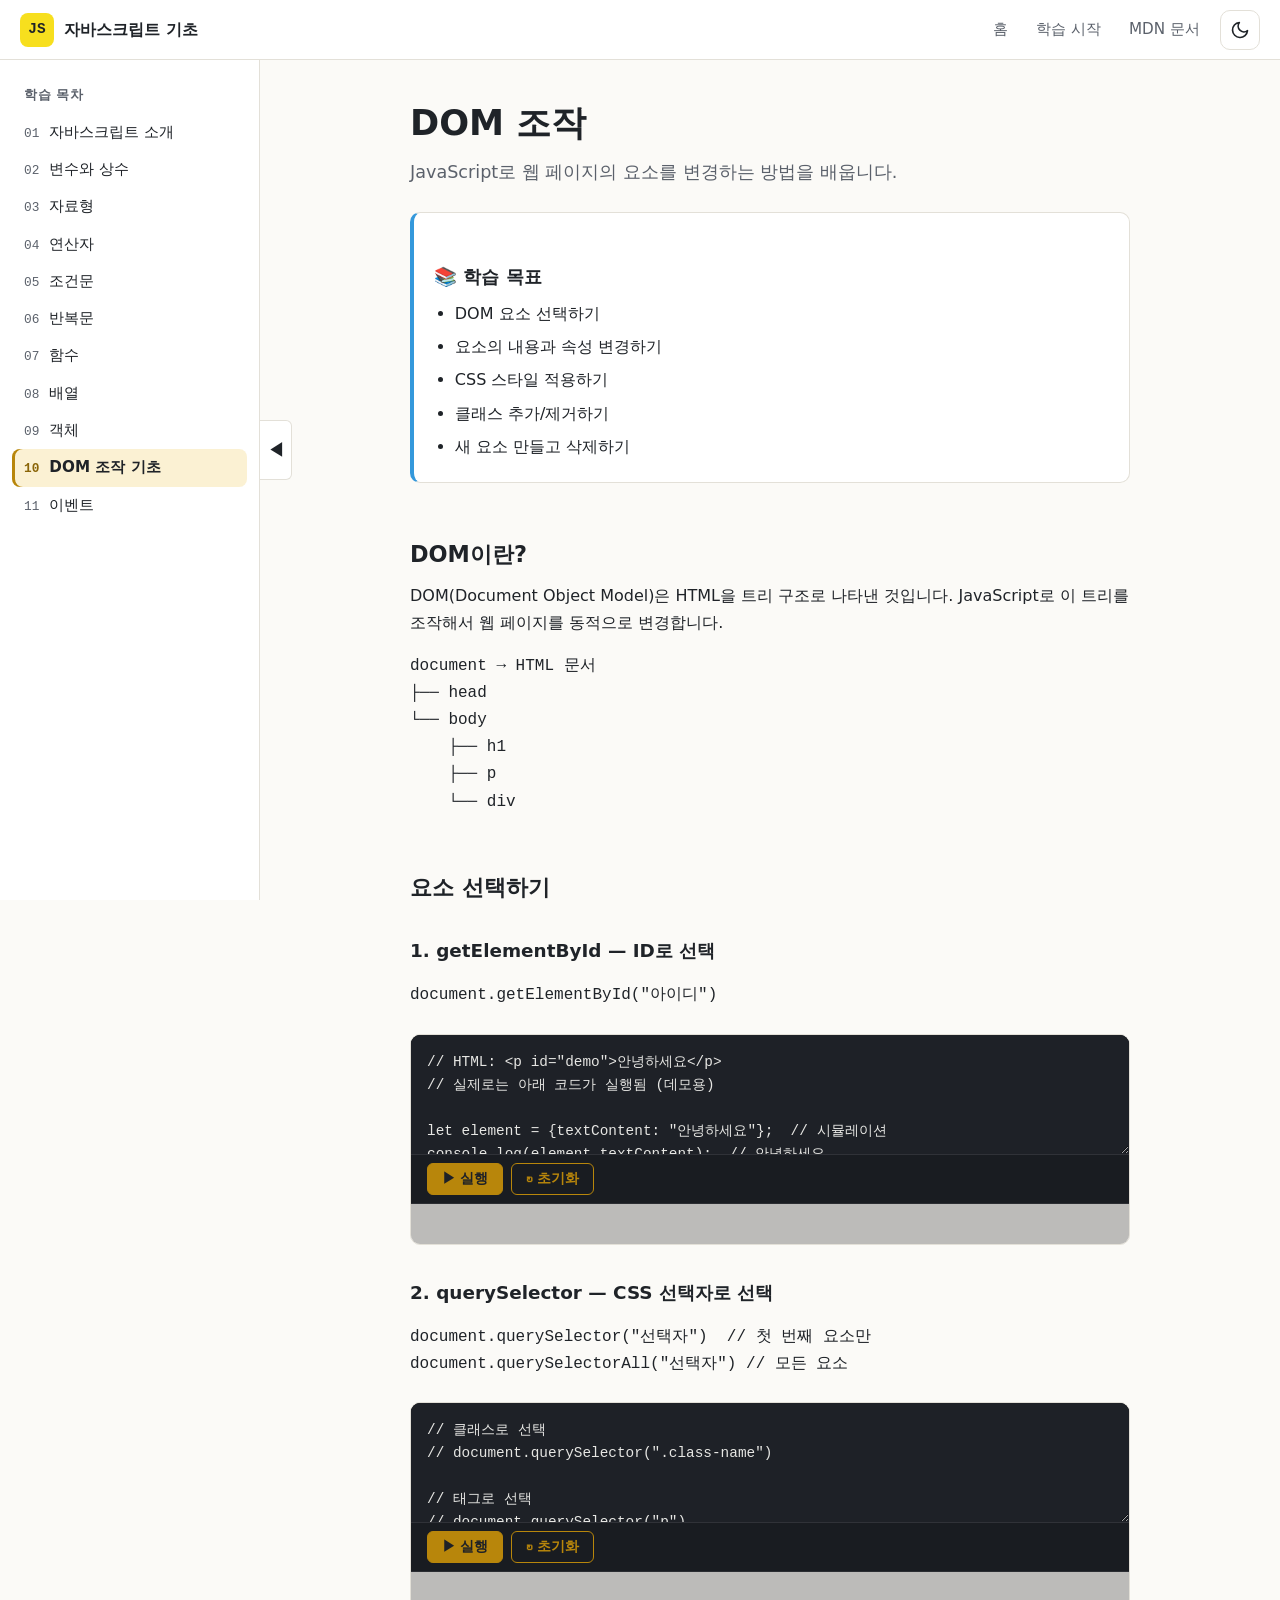
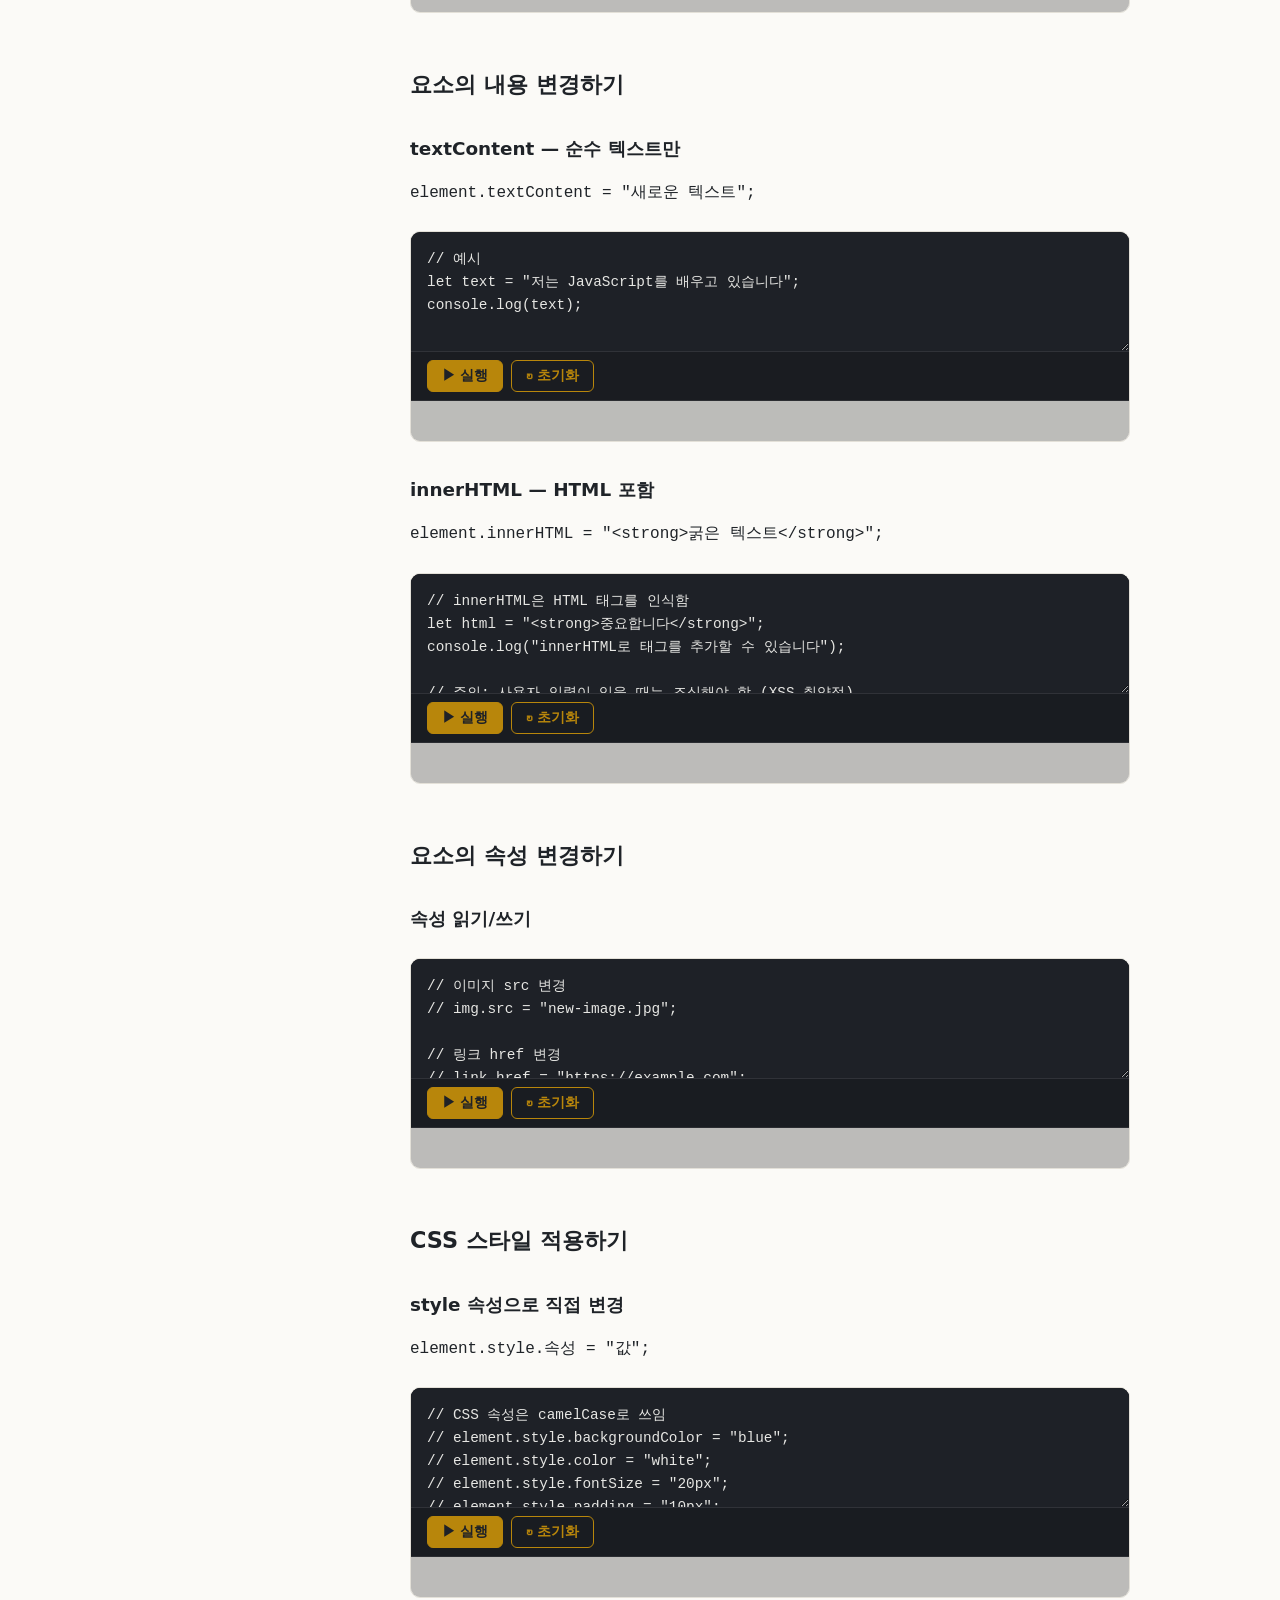
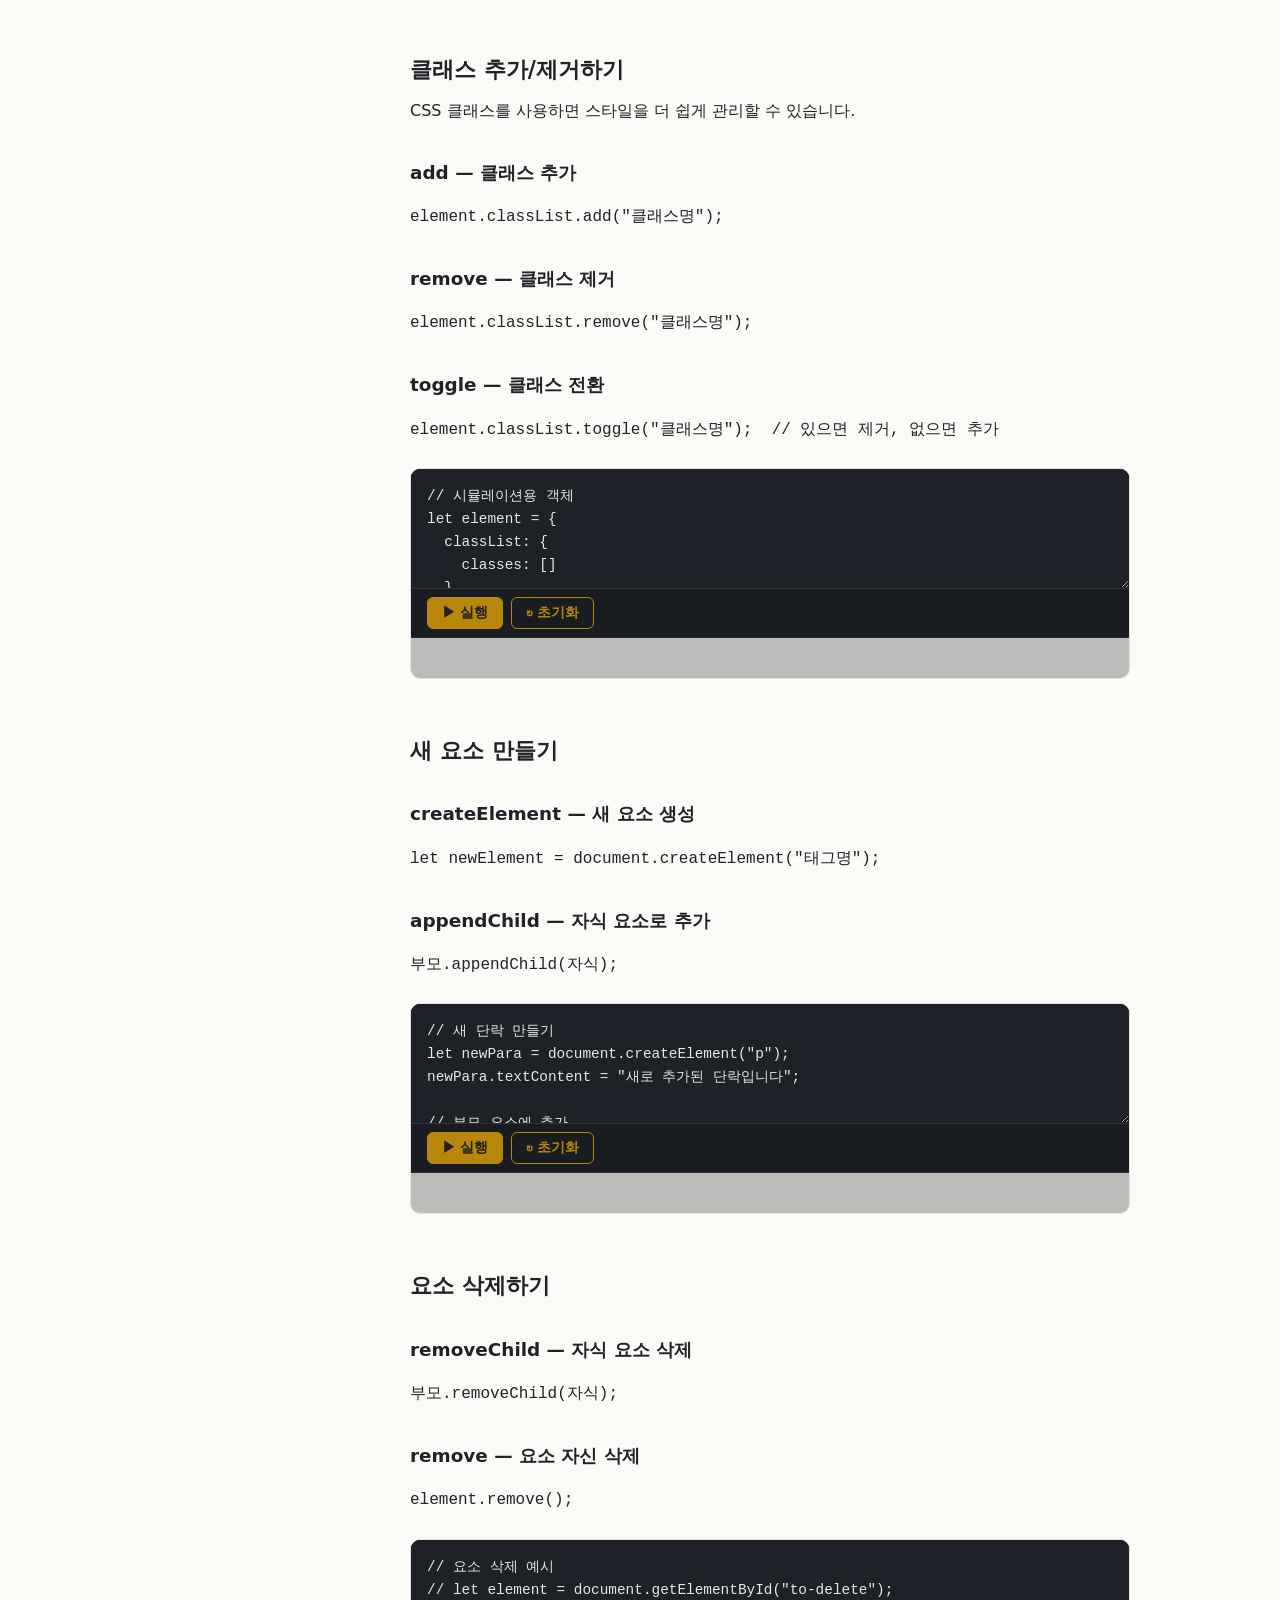
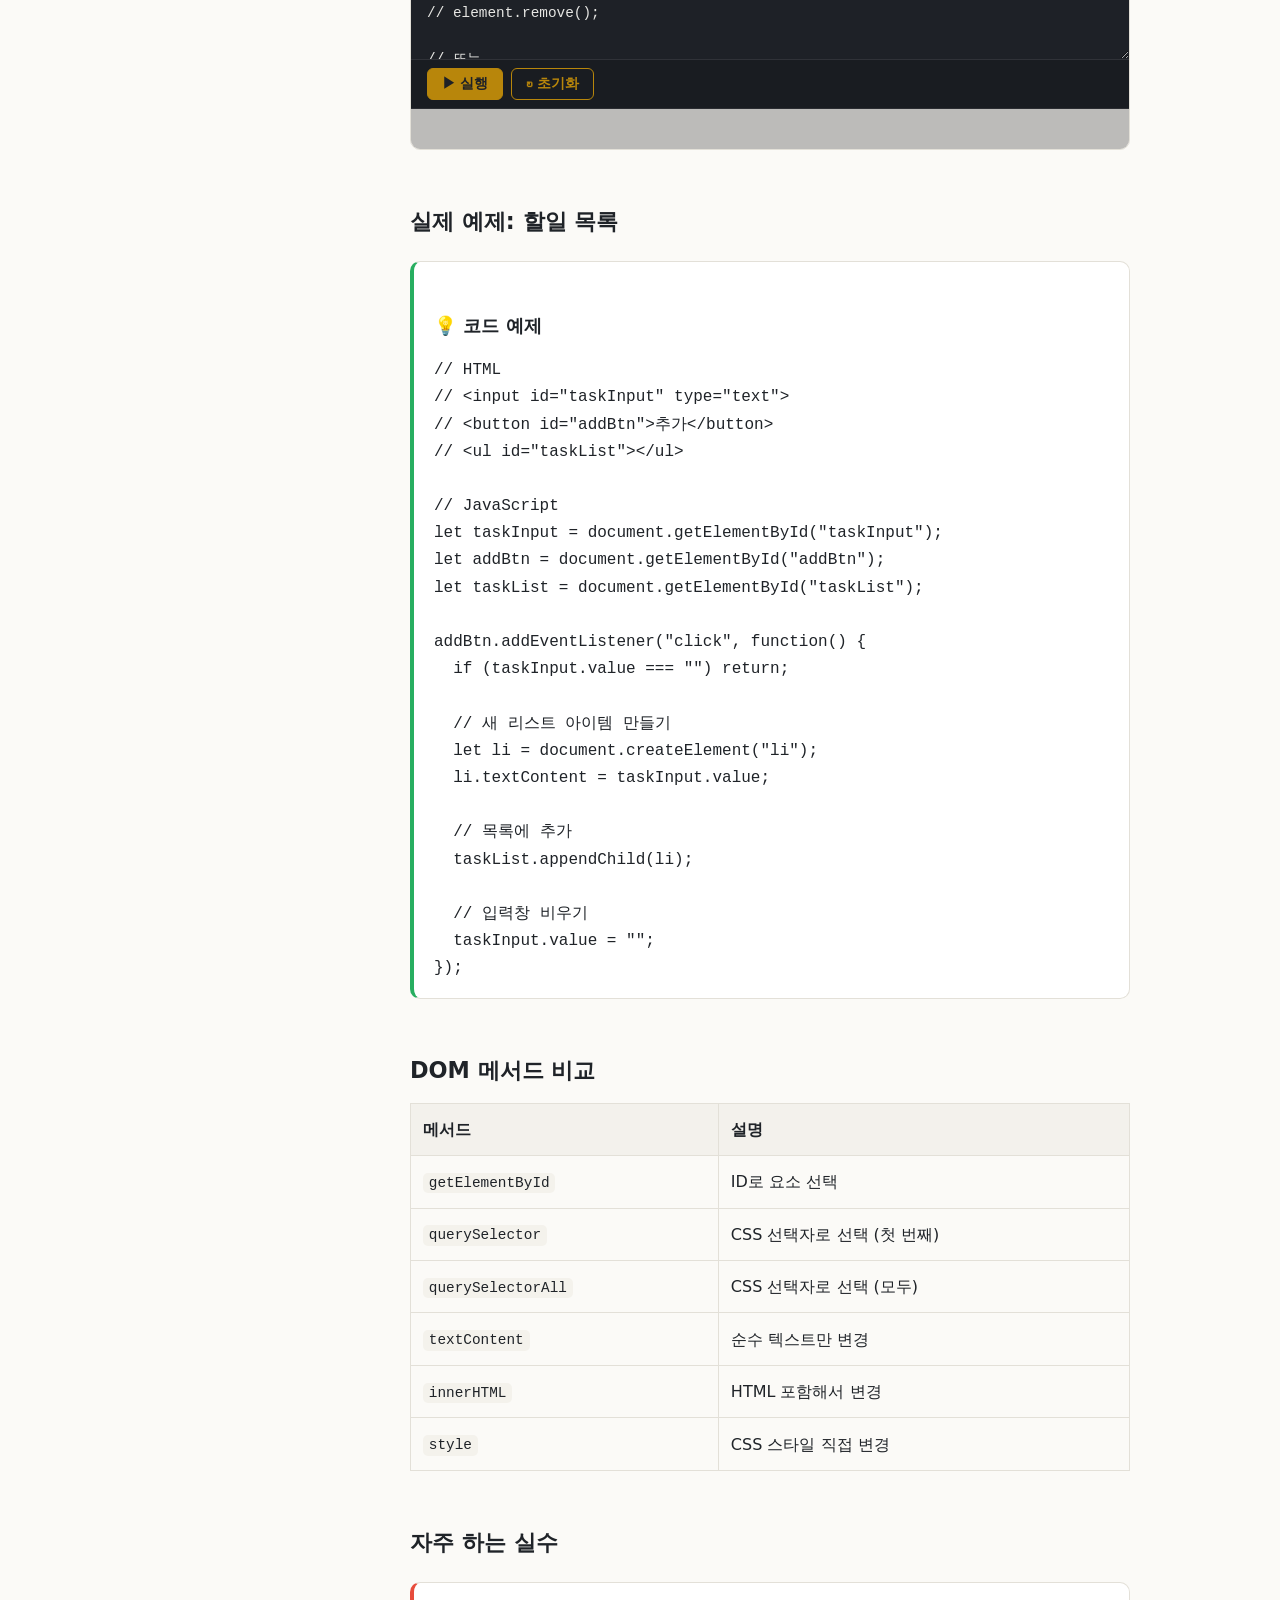
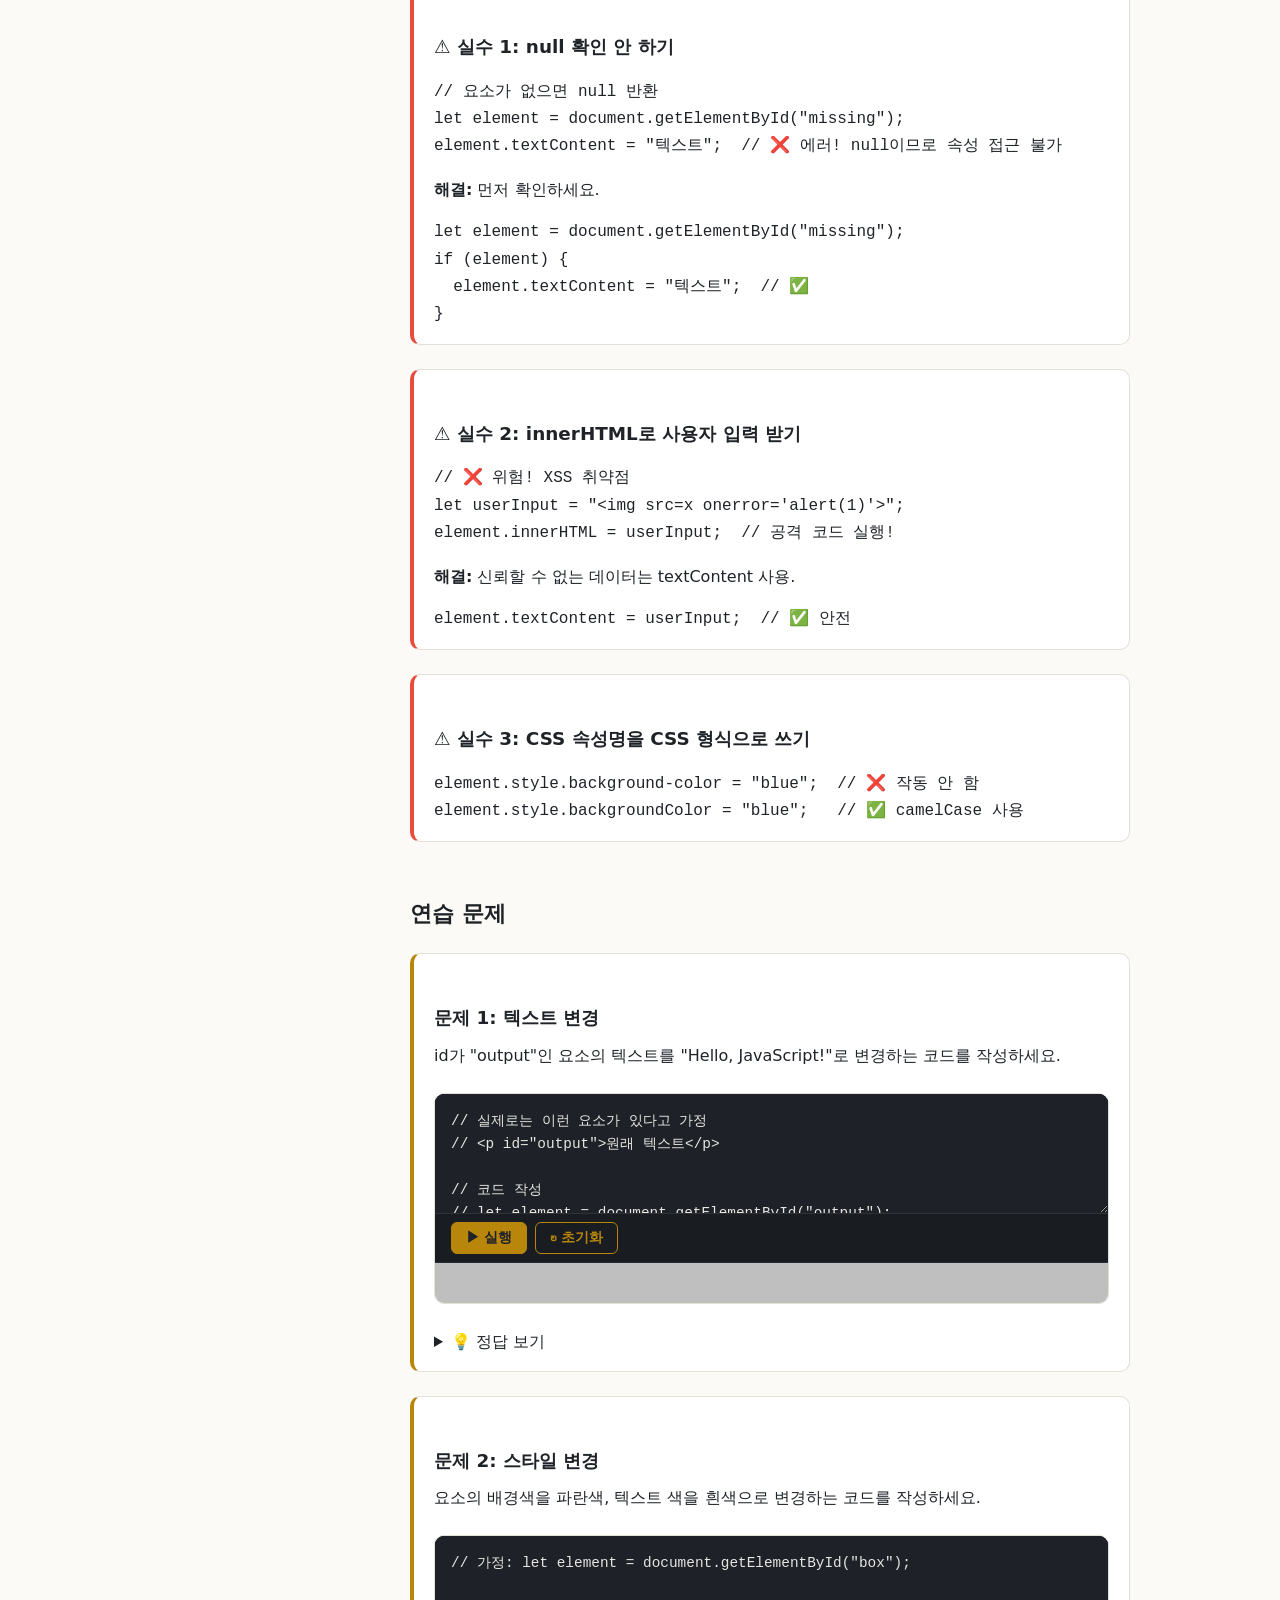
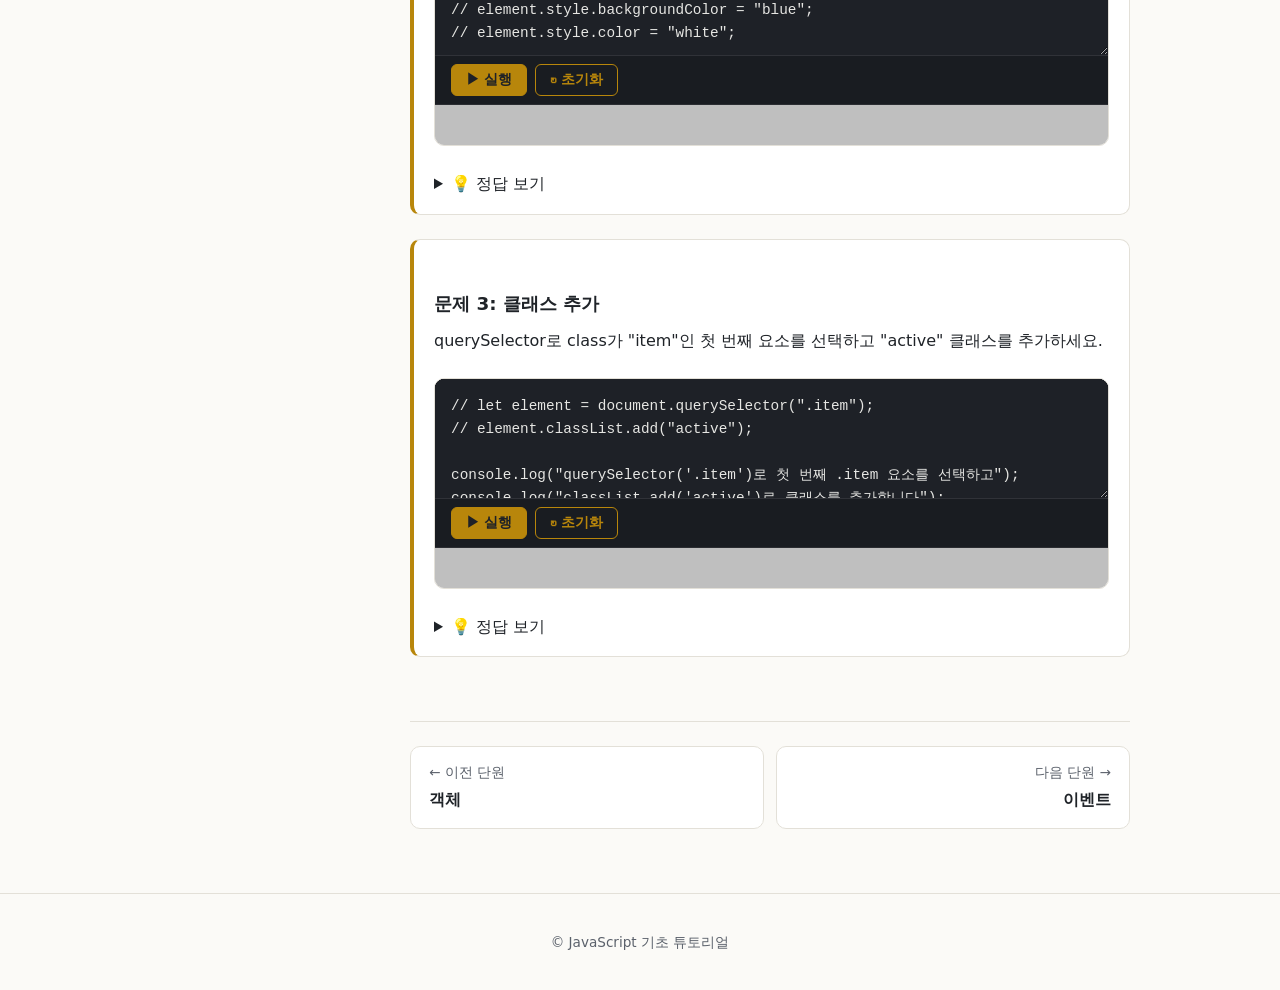
<file: pages/10-dom.html>
<!DOCTYPE html>
<html lang="ko">
<head>
    <meta charset="UTF-8">
    <meta name="viewport" content="width=device-width, initial-scale=1.0">
    <title>DOM 조작 - JavaScript 기초</title>
    <link rel="stylesheet" href="../css/style.css">
    <link rel="stylesheet" href="../css/code.css">
    <script>
        (function () {
            try {
                var theme = localStorage.getItem('jsb-theme') || 'light';
                document.documentElement.dataset.theme = theme;
            } catch (e) {}
        })();
    </script>
</head>
<body data-page="10-dom" data-root="../">
    <a href="#content" class="skip-link">본문으로 건너뛰기</a>
    <header class="site-header" id="site-header"></header>

    <div class="layout">
        <aside class="sidebar" id="sidebar"></aside>

        <main class="content" id="content">
            <h1>DOM 조작</h1>
            <p class="lead">JavaScript로 웹 페이지의 요소를 변경하는 방법을 배웁니다.</p>

            <section class="callout" style="border-left-color: #3498db;">
                <h3 class="callout-title">📚 학습 목표</h3>
                <ul class="steps">
                    <li>DOM 요소 선택하기</li>
                    <li>요소의 내용과 속성 변경하기</li>
                    <li>CSS 스타일 적용하기</li>
                    <li>클래스 추가/제거하기</li>
                    <li>새 요소 만들고 삭제하기</li>
                </ul>
            </section>

            <h2>DOM이란?</h2>
            <p>DOM(Document Object Model)은 HTML을 트리 구조로 나타낸 것입니다. JavaScript로 이 트리를 조작해서 웹 페이지를 동적으로 변경합니다.</p>

            <pre><code>document → HTML 문서
├── head
└── body
    ├── h1
    ├── p
    └── div</code></pre>

            <h2>요소 선택하기</h2>

            <h3>1. getElementById — ID로 선택</h3>
            <pre><code>document.getElementById("아이디")</code></pre>

            <div class="playground">
                <pre><code>// HTML: &lt;p id="demo"&gt;안녕하세요&lt;/p&gt;
// 실제로는 아래 코드가 실행됨 (데모용)

let element = {textContent: "안녕하세요"};  // 시뮬레이션
console.log(element.textContent);  // 안녕하세요</code></pre>
                <div class="playground-output"></div>
            </div>

            <h3>2. querySelector — CSS 선택자로 선택</h3>
            <pre><code>document.querySelector("선택자")  // 첫 번째 요소만
document.querySelectorAll("선택자") // 모든 요소</code></pre>

            <div class="playground">
                <pre><code>// 클래스로 선택
// document.querySelector(".class-name")

// 태그로 선택
// document.querySelector("p")

// ID로 선택
// document.querySelector("#id-name")

// 첫 p 태그의 텍스트 변경
// let para = document.querySelector("p");
// para.textContent = "새로운 텍스트";

console.log("querySelector 사용 예시입니다");</code></pre>
                <div class="playground-output"></div>
            </div>

            <h2>요소의 내용 변경하기</h2>

            <h3>textContent — 순수 텍스트만</h3>
            <pre><code>element.textContent = "새로운 텍스트";</code></pre>

            <div class="playground">
                <pre><code>// 예시
let text = "저는 JavaScript를 배우고 있습니다";
console.log(text);</code></pre>
                <div class="playground-output"></div>
            </div>

            <h3>innerHTML — HTML 포함</h3>
            <pre><code>element.innerHTML = "&lt;strong&gt;굵은 텍스트&lt;/strong&gt;";</code></pre>

            <div class="playground">
                <pre><code>// innerHTML은 HTML 태그를 인식함
let html = "&lt;strong&gt;중요합니다&lt;/strong&gt;";
console.log("innerHTML로 태그를 추가할 수 있습니다");

// 주의: 사용자 입력이 있을 때는 조심해야 함 (XSS 취약점)</code></pre>
                <div class="playground-output"></div>
            </div>

            <h2>요소의 속성 변경하기</h2>

            <h3>속성 읽기/쓰기</h3>
            <div class="playground">
                <pre><code>// 이미지 src 변경
// img.src = "new-image.jpg";

// 링크 href 변경
// link.href = "https://example.com";

// 입력창 value 변경
// input.value = "입력된 값";

// placeholder 설정
// input.placeholder = "여기에 입력하세요";

console.log("속성 변경 예시입니다");</code></pre>
                <div class="playground-output"></div>
            </div>

            <h2>CSS 스타일 적용하기</h2>

            <h3>style 속성으로 직접 변경</h3>
            <pre><code>element.style.속성 = "값";</code></pre>

            <div class="playground">
                <pre><code>// CSS 속성은 camelCase로 쓰임
// element.style.backgroundColor = "blue";
// element.style.color = "white";
// element.style.fontSize = "20px";
// element.style.padding = "10px";

console.log("스타일 변경 예시:");
console.log("color: 텍스트 색상");
console.log("fontSize: 글자 크기");
console.log("backgroundColor: 배경색");</code></pre>
                <div class="playground-output"></div>
            </div>

            <h2>클래스 추가/제거하기</h2>
            <p>CSS 클래스를 사용하면 스타일을 더 쉽게 관리할 수 있습니다.</p>

            <h3>add — 클래스 추가</h3>
            <pre><code>element.classList.add("클래스명");</code></pre>

            <h3>remove — 클래스 제거</h3>
            <pre><code>element.classList.remove("클래스명");</code></pre>

            <h3>toggle — 클래스 전환</h3>
            <pre><code>element.classList.toggle("클래스명");  // 있으면 제거, 없으면 추가</code></pre>

            <div class="playground">
                <pre><code>// 시뮬레이션용 객체
let element = {
  classList: {
    classes: []
  }
};

// 클래스 추가
element.classList.classes.push("active");
console.log("active 클래스 추가됨");

// classList 사용 예시
// element.classList.add("highlight");
// element.classList.remove("highlight");
// element.classList.toggle("dark-mode");</code></pre>
                <div class="playground-output"></div>
            </div>

            <h2>새 요소 만들기</h2>

            <h3>createElement — 새 요소 생성</h3>
            <pre><code>let newElement = document.createElement("태그명");</code></pre>

            <h3>appendChild — 자식 요소로 추가</h3>
            <pre><code>부모.appendChild(자식);</code></pre>

            <div class="playground">
                <pre><code>// 새 단락 만들기
let newPara = document.createElement("p");
newPara.textContent = "새로 추가된 단락입니다";

// 부모 요소에 추가
// document.body.appendChild(newPara);

console.log("새 요소 생성 및 추가 예시입니다");</code></pre>
                <div class="playground-output"></div>
            </div>

            <h2>요소 삭제하기</h2>

            <h3>removeChild — 자식 요소 삭제</h3>
            <pre><code>부모.removeChild(자식);</code></pre>

            <h3>remove — 요소 자신 삭제</h3>
            <pre><code>element.remove();</code></pre>

            <div class="playground">
                <pre><code>// 요소 삭제 예시
// let element = document.getElementById("to-delete");
// element.remove();

// 또는
// element.parentNode.removeChild(element);

console.log("요소 삭제 예시입니다");</code></pre>
                <div class="playground-output"></div>
            </div>

            <h2>실제 예제: 할일 목록</h2>

            <div class="callout" style="border-left-color: #27ae60; margin: 24px 0;">
                <h3 class="callout-title">💡 코드 예제</h3>
                <pre><code>// HTML
// &lt;input id="taskInput" type="text"&gt;
// &lt;button id="addBtn"&gt;추가&lt;/button&gt;
// &lt;ul id="taskList"&gt;&lt;/ul&gt;

// JavaScript
let taskInput = document.getElementById("taskInput");
let addBtn = document.getElementById("addBtn");
let taskList = document.getElementById("taskList");

addBtn.addEventListener("click", function() {
  if (taskInput.value === "") return;

  // 새 리스트 아이템 만들기
  let li = document.createElement("li");
  li.textContent = taskInput.value;

  // 목록에 추가
  taskList.appendChild(li);

  // 입력창 비우기
  taskInput.value = "";
});</code></pre>
            </div>

            <h2>DOM 메서드 비교</h2>

            <table style="width: 100%; border-collapse: collapse; margin: 16px 0;">
                <tr style="background: var(--color-surface-2);">
                    <th style="padding: 12px; border: 1px solid var(--color-border); text-align: left;">메서드</th>
                    <th style="padding: 12px; border: 1px solid var(--color-border); text-align: left;">설명</th>
                </tr>
                <tr>
                    <td style="padding: 12px; border: 1px solid var(--color-border);"><code>getElementById</code></td>
                    <td style="padding: 12px; border: 1px solid var(--color-border);">ID로 요소 선택</td>
                </tr>
                <tr>
                    <td style="padding: 12px; border: 1px solid var(--color-border);"><code>querySelector</code></td>
                    <td style="padding: 12px; border: 1px solid var(--color-border);">CSS 선택자로 선택 (첫 번째)</td>
                </tr>
                <tr>
                    <td style="padding: 12px; border: 1px solid var(--color-border);"><code>querySelectorAll</code></td>
                    <td style="padding: 12px; border: 1px solid var(--color-border);">CSS 선택자로 선택 (모두)</td>
                </tr>
                <tr>
                    <td style="padding: 12px; border: 1px solid var(--color-border);"><code>textContent</code></td>
                    <td style="padding: 12px; border: 1px solid var(--color-border);">순수 텍스트만 변경</td>
                </tr>
                <tr>
                    <td style="padding: 12px; border: 1px solid var(--color-border);"><code>innerHTML</code></td>
                    <td style="padding: 12px; border: 1px solid var(--color-border);">HTML 포함해서 변경</td>
                </tr>
                <tr>
                    <td style="padding: 12px; border: 1px solid var(--color-border);"><code>style</code></td>
                    <td style="padding: 12px; border: 1px solid var(--color-border);">CSS 스타일 직접 변경</td>
                </tr>
            </table>

            <h2>자주 하는 실수</h2>

            <div class="callout" style="border-left-color: #e74c3c;">
                <h3 class="callout-title">⚠️ 실수 1: null 확인 안 하기</h3>
                <pre><code>// 요소가 없으면 null 반환
let element = document.getElementById("missing");
element.textContent = "텍스트";  // ❌ 에러! null이므로 속성 접근 불가</code></pre>
                <p><strong>해결:</strong> 먼저 확인하세요.</p>
                <pre><code>let element = document.getElementById("missing");
if (element) {
  element.textContent = "텍스트";  // ✅
}</code></pre>
            </div>

            <div class="callout" style="border-left-color: #e74c3c;">
                <h3 class="callout-title">⚠️ 실수 2: innerHTML로 사용자 입력 받기</h3>
                <pre><code>// ❌ 위험! XSS 취약점
let userInput = "&lt;img src=x onerror='alert(1)'&gt;";
element.innerHTML = userInput;  // 공격 코드 실행!</code></pre>
                <p><strong>해결:</strong> 신뢰할 수 없는 데이터는 textContent 사용.</p>
                <pre><code>element.textContent = userInput;  // ✅ 안전</code></pre>
            </div>

            <div class="callout" style="border-left-color: #e74c3c;">
                <h3 class="callout-title">⚠️ 실수 3: CSS 속성명을 CSS 형식으로 쓰기</h3>
                <pre><code>element.style.background-color = "blue";  // ❌ 작동 안 함
element.style.backgroundColor = "blue";   // ✅ camelCase 사용</code></pre>
            </div>

            <h2>연습 문제</h2>

            <div class="callout">
                <h3 class="callout-title">문제 1: 텍스트 변경</h3>
                <p>id가 "output"인 요소의 텍스트를 "Hello, JavaScript!"로 변경하는 코드를 작성하세요.</p>
                <div class="playground">
                    <pre><code>// 실제로는 이런 요소가 있다고 가정
// &lt;p id="output"&gt;원래 텍스트&lt;/p&gt;

// 코드 작성
// let element = document.getElementById("output");
// element.textContent = "Hello, JavaScript!";

console.log("DOM 조작 예시: textContent 사용");</code></pre>
                    <div class="playground-output"></div>
                </div>
                <details>
                    <summary>💡 정답 보기</summary>
                    <pre><code>let element = document.getElementById("output");
element.textContent = "Hello, JavaScript!";</code></pre>
                </details>
            </div>

            <div class="callout">
                <h3 class="callout-title">문제 2: 스타일 변경</h3>
                <p>요소의 배경색을 파란색, 텍스트 색을 흰색으로 변경하는 코드를 작성하세요.</p>
                <div class="playground">
                    <pre><code>// 가정: let element = document.getElementById("box");

// element.style.backgroundColor = "blue";
// element.style.color = "white";

console.log("backgroundColor와 color를 camelCase로 쓰는 것이 중요합니다");</code></pre>
                    <div class="playground-output"></div>
                </div>
                <details>
                    <summary>💡 정답 보기</summary>
                    <pre><code>let element = document.getElementById("box");
element.style.backgroundColor = "blue";
element.style.color = "white";</code></pre>
                </details>
            </div>

            <div class="callout">
                <h3 class="callout-title">문제 3: 클래스 추가</h3>
                <p>querySelector로 class가 "item"인 첫 번째 요소를 선택하고 "active" 클래스를 추가하세요.</p>
                <div class="playground">
                    <pre><code>// let element = document.querySelector(".item");
// element.classList.add("active");

console.log("querySelector('.item')로 첫 번째 .item 요소를 선택하고");
console.log("classList.add('active')로 클래스를 추가합니다");</code></pre>
                    <div class="playground-output"></div>
                </div>
                <details>
                    <summary>💡 정답 보기</summary>
                    <pre><code>let element = document.querySelector(".item");
element.classList.add("active");</code></pre>
                </details>
            </div>

            <nav id="pager" class="pager"></nav>
        </main>
    </div>

    <footer class="site-footer">
        <p>© JavaScript 기초 튜토리얼</p>
    </footer>

    <script src="../js/main.js"></script>
    <script src="../js/playground.js"></script>
</body>
</html>
</file>
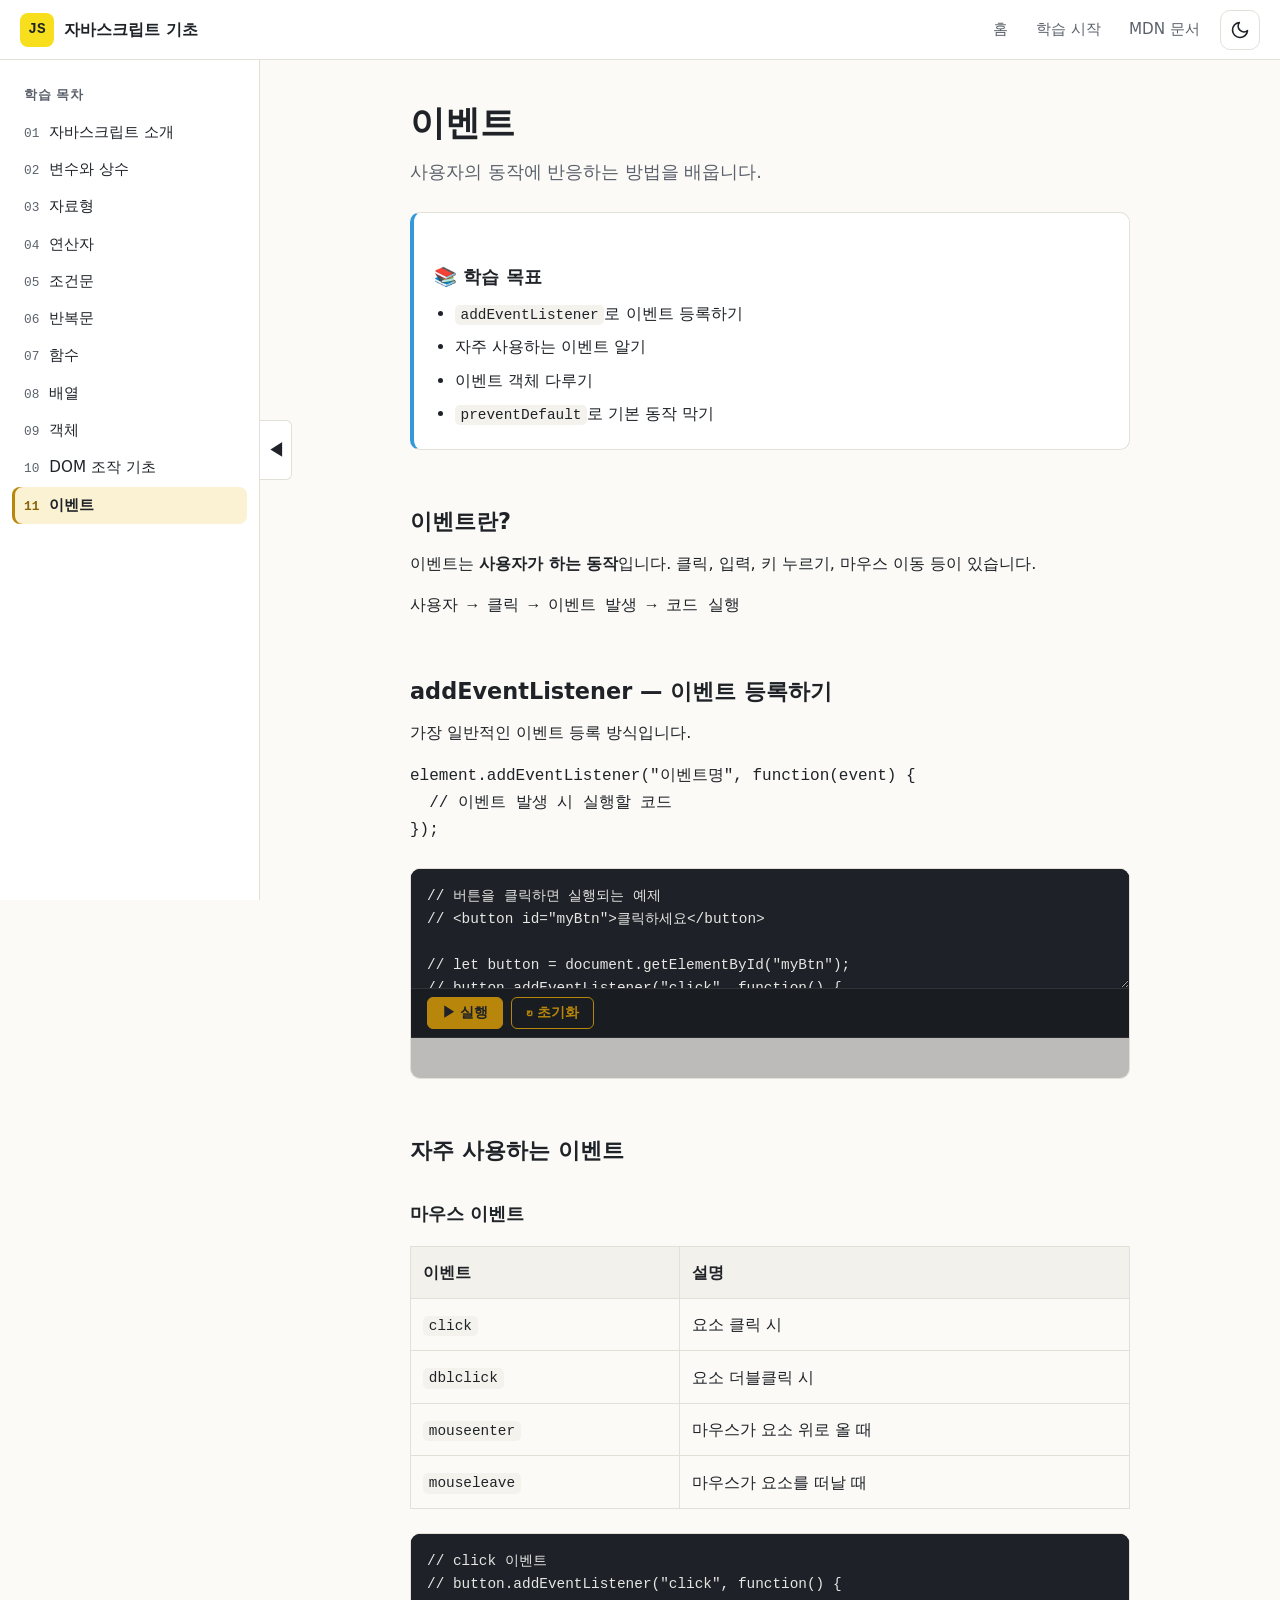
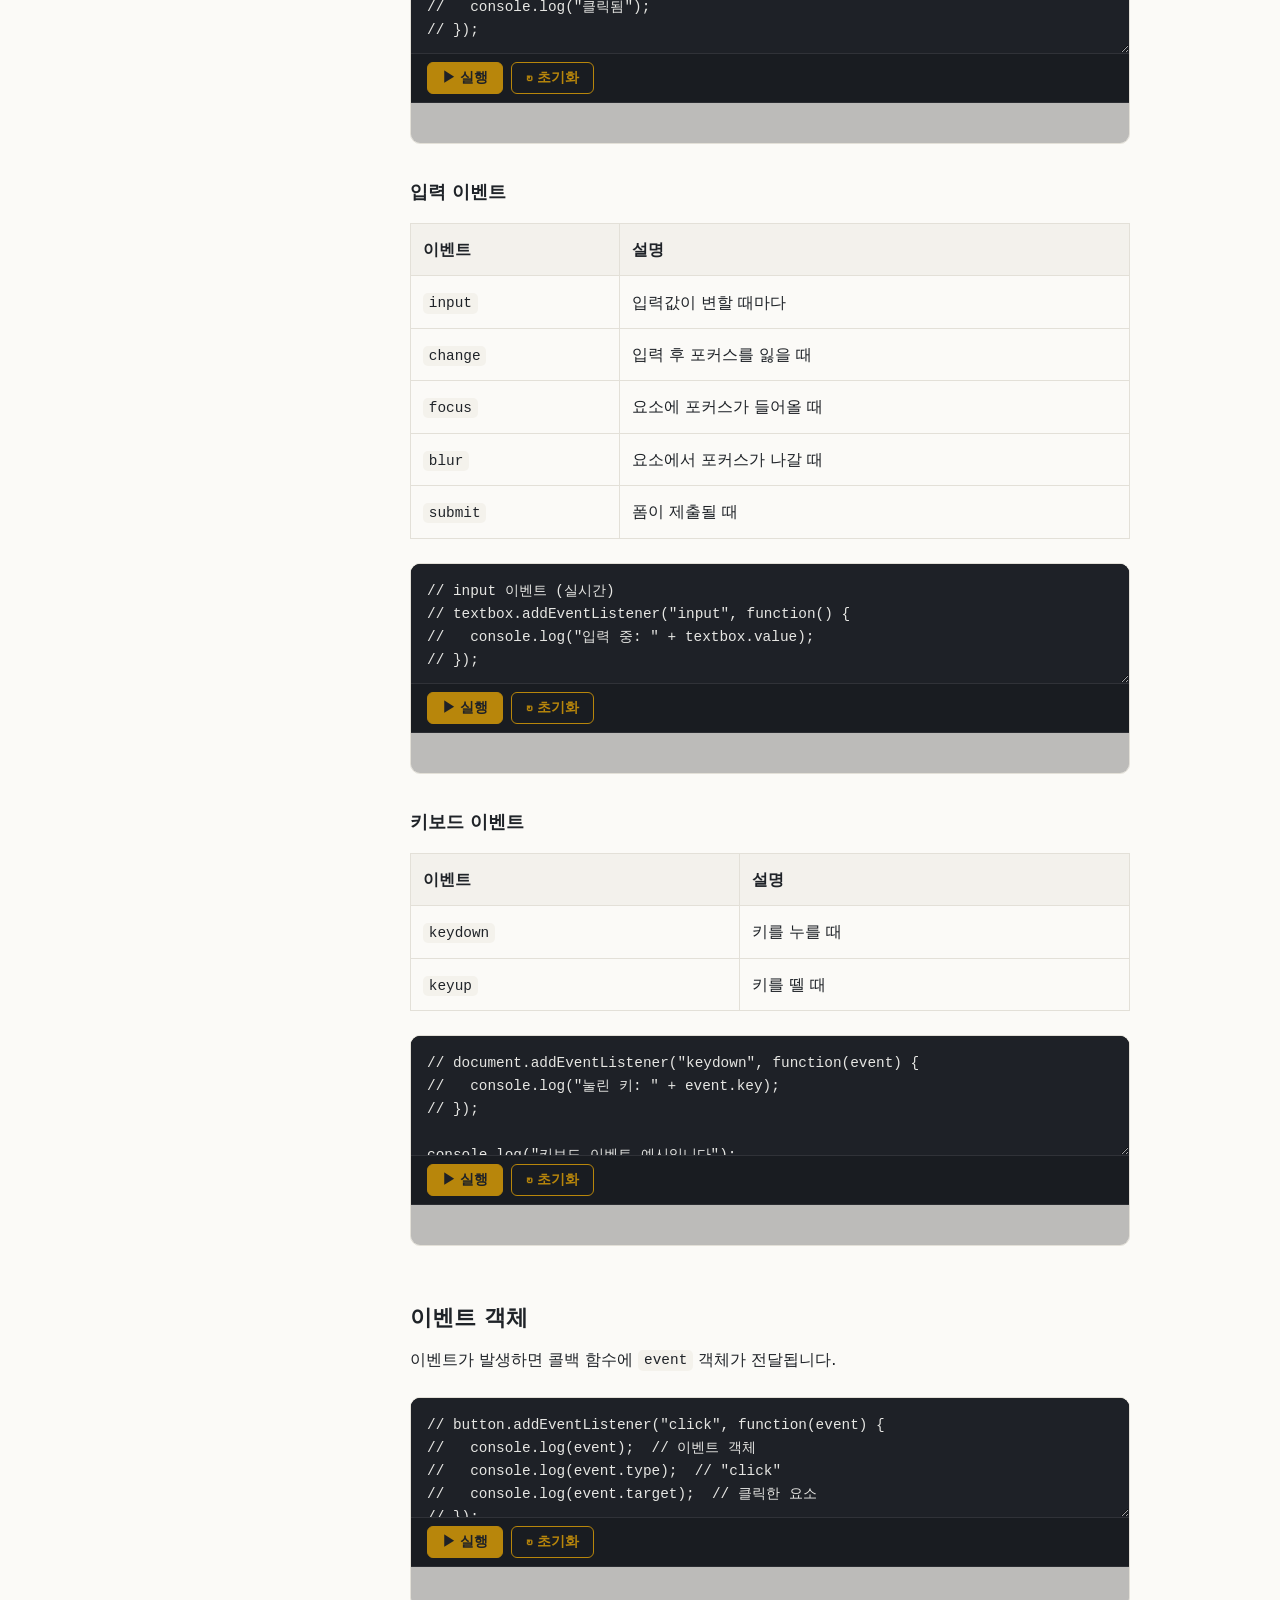
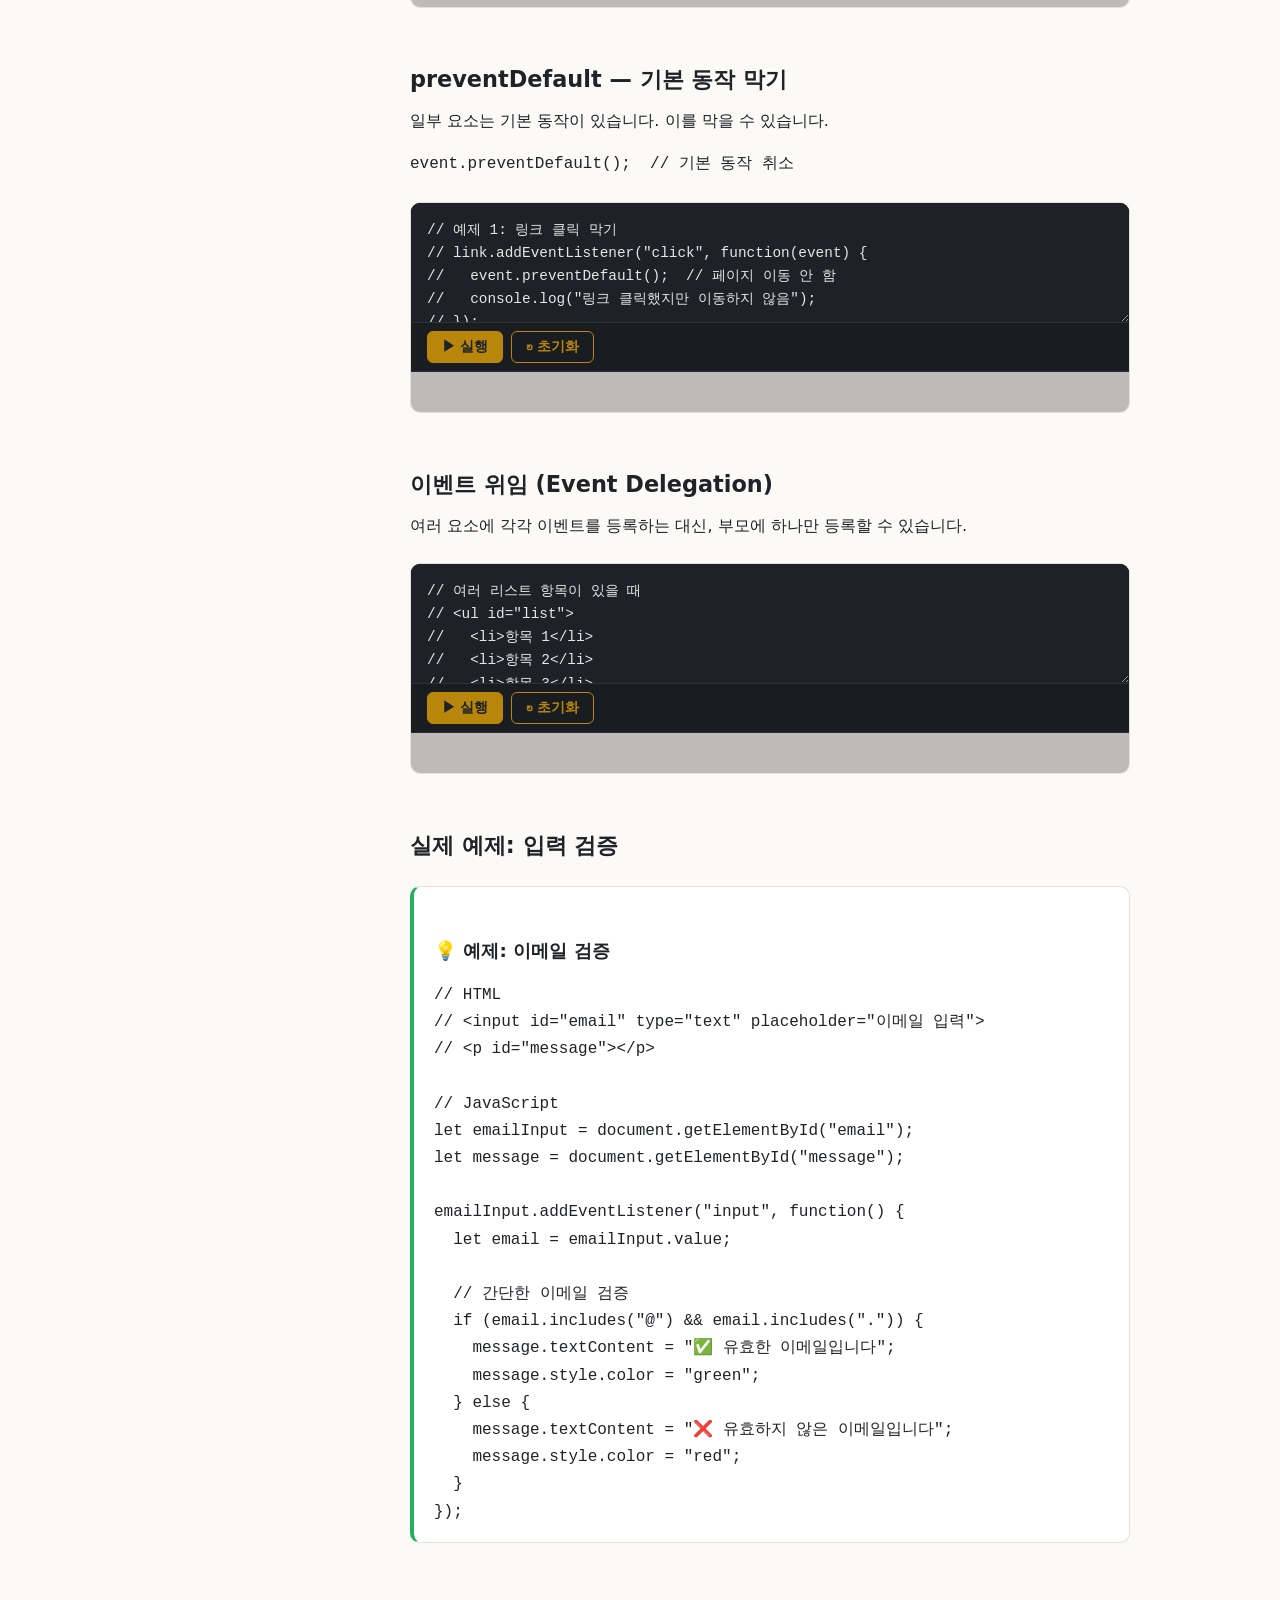
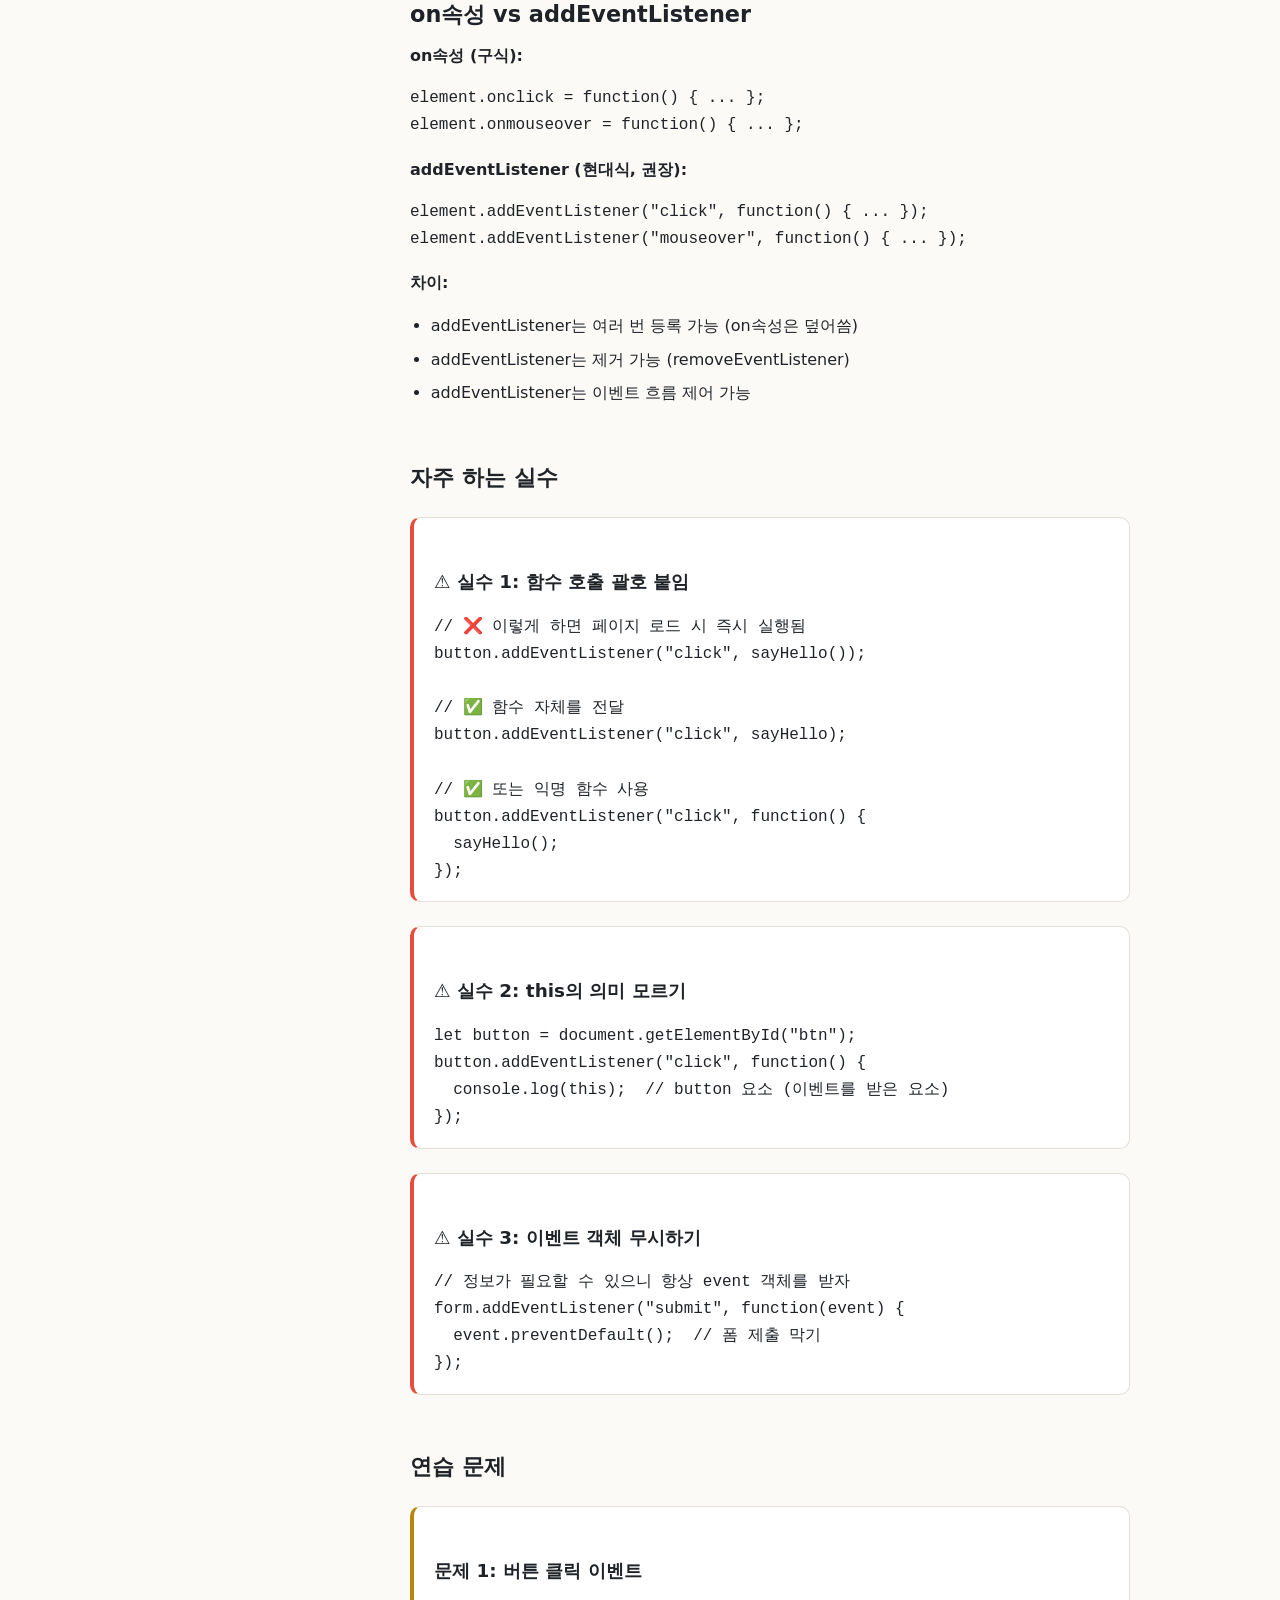
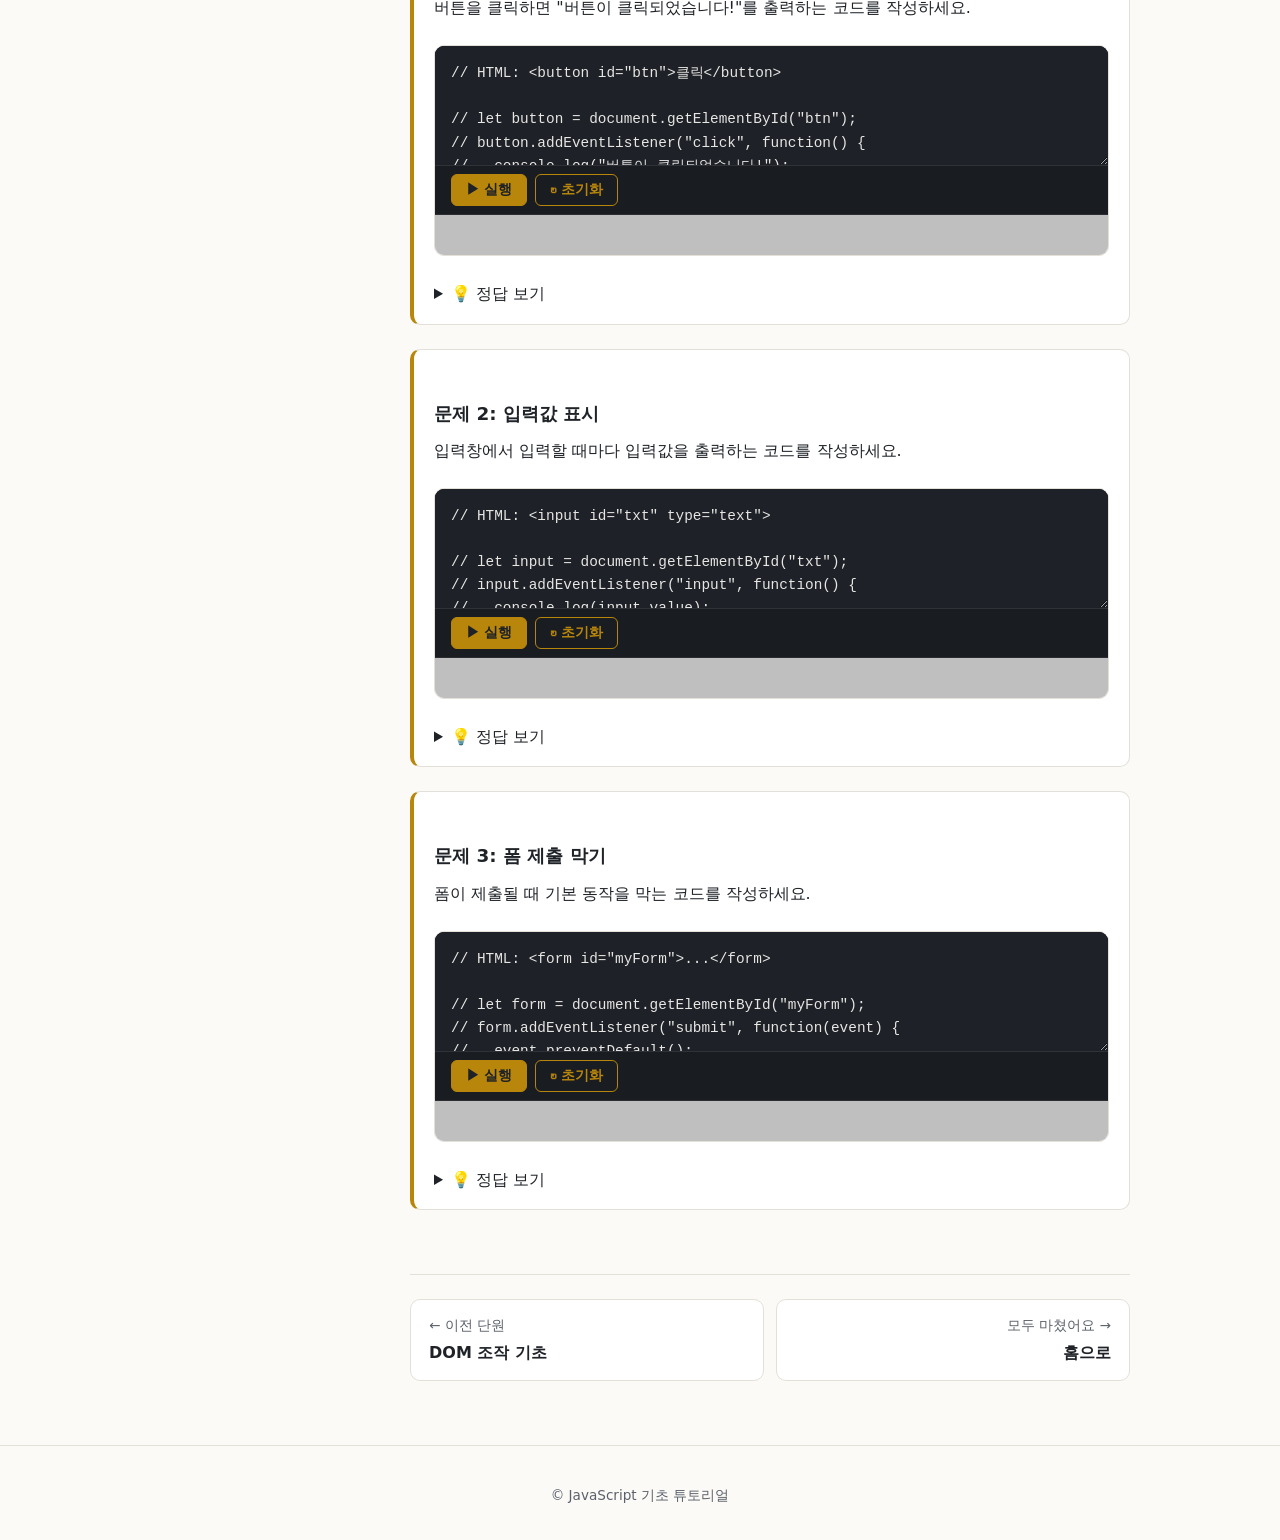
<file: pages/11-events.html>
<!DOCTYPE html>
<html lang="ko">
<head>
    <meta charset="UTF-8">
    <meta name="viewport" content="width=device-width, initial-scale=1.0">
    <title>이벤트 - JavaScript 기초</title>
    <link rel="stylesheet" href="../css/style.css">
    <link rel="stylesheet" href="../css/code.css">
    <script>
        (function () {
            try {
                var theme = localStorage.getItem('jsb-theme') || 'light';
                document.documentElement.dataset.theme = theme;
            } catch (e) {}
        })();
    </script>
</head>
<body data-page="11-events" data-root="../">
    <a href="#content" class="skip-link">본문으로 건너뛰기</a>
    <header class="site-header" id="site-header"></header>

    <div class="layout">
        <aside class="sidebar" id="sidebar"></aside>

        <main class="content" id="content">
            <h1>이벤트</h1>
            <p class="lead">사용자의 동작에 반응하는 방법을 배웁니다.</p>

            <section class="callout" style="border-left-color: #3498db;">
                <h3 class="callout-title">📚 학습 목표</h3>
                <ul class="steps">
                    <li><code>addEventListener</code>로 이벤트 등록하기</li>
                    <li>자주 사용하는 이벤트 알기</li>
                    <li>이벤트 객체 다루기</li>
                    <li><code>preventDefault</code>로 기본 동작 막기</li>
                </ul>
            </section>

            <h2>이벤트란?</h2>
            <p>이벤트는 <strong>사용자가 하는 동작</strong>입니다. 클릭, 입력, 키 누르기, 마우스 이동 등이 있습니다.</p>

            <pre><code>사용자 → 클릭 → 이벤트 발생 → 코드 실행</code></pre>

            <h2>addEventListener — 이벤트 등록하기</h2>
            <p>가장 일반적인 이벤트 등록 방식입니다.</p>

            <pre><code>element.addEventListener("이벤트명", function(event) {
  // 이벤트 발생 시 실행할 코드
});</code></pre>

            <div class="playground">
                <pre><code>// 버튼을 클릭하면 실행되는 예제
// &lt;button id="myBtn"&gt;클릭하세요&lt;/button&gt;

// let button = document.getElementById("myBtn");
// button.addEventListener("click", function() {
//   console.log("버튼이 클릭되었습니다!");
// });

console.log("addEventListener 사용 예시입니다");</code></pre>
                <div class="playground-output"></div>
            </div>

            <h2>자주 사용하는 이벤트</h2>

            <h3>마우스 이벤트</h3>
            <table style="width: 100%; border-collapse: collapse; margin: 16px 0;">
                <tr style="background: var(--color-surface-2);">
                    <th style="padding: 12px; border: 1px solid var(--color-border); text-align: left;">이벤트</th>
                    <th style="padding: 12px; border: 1px solid var(--color-border); text-align: left;">설명</th>
                </tr>
                <tr>
                    <td style="padding: 12px; border: 1px solid var(--color-border);"><code>click</code></td>
                    <td style="padding: 12px; border: 1px solid var(--color-border);">요소 클릭 시</td>
                </tr>
                <tr>
                    <td style="padding: 12px; border: 1px solid var(--color-border);"><code>dblclick</code></td>
                    <td style="padding: 12px; border: 1px solid var(--color-border);">요소 더블클릭 시</td>
                </tr>
                <tr>
                    <td style="padding: 12px; border: 1px solid var(--color-border);"><code>mouseenter</code></td>
                    <td style="padding: 12px; border: 1px solid var(--color-border);">마우스가 요소 위로 올 때</td>
                </tr>
                <tr>
                    <td style="padding: 12px; border: 1px solid var(--color-border);"><code>mouseleave</code></td>
                    <td style="padding: 12px; border: 1px solid var(--color-border);">마우스가 요소를 떠날 때</td>
                </tr>
            </table>

            <div class="playground">
                <pre><code>// click 이벤트
// button.addEventListener("click", function() {
//   console.log("클릭됨");
// });

// mouseenter 이벤트
// box.addEventListener("mouseenter", function() {
//   console.log("마우스가 들어옴");
// });

// mouseleave 이벤트
// box.addEventListener("mouseleave", function() {
//   console.log("마우스가 나감");
// });

console.log("마우스 이벤트 예시입니다");</code></pre>
                <div class="playground-output"></div>
            </div>

            <h3>입력 이벤트</h3>
            <table style="width: 100%; border-collapse: collapse; margin: 16px 0;">
                <tr style="background: var(--color-surface-2);">
                    <th style="padding: 12px; border: 1px solid var(--color-border); text-align: left;">이벤트</th>
                    <th style="padding: 12px; border: 1px solid var(--color-border); text-align: left;">설명</th>
                </tr>
                <tr>
                    <td style="padding: 12px; border: 1px solid var(--color-border);"><code>input</code></td>
                    <td style="padding: 12px; border: 1px solid var(--color-border);">입력값이 변할 때마다</td>
                </tr>
                <tr>
                    <td style="padding: 12px; border: 1px solid var(--color-border);"><code>change</code></td>
                    <td style="padding: 12px; border: 1px solid var(--color-border);">입력 후 포커스를 잃을 때</td>
                </tr>
                <tr>
                    <td style="padding: 12px; border: 1px solid var(--color-border);"><code>focus</code></td>
                    <td style="padding: 12px; border: 1px solid var(--color-border);">요소에 포커스가 들어올 때</td>
                </tr>
                <tr>
                    <td style="padding: 12px; border: 1px solid var(--color-border);"><code>blur</code></td>
                    <td style="padding: 12px; border: 1px solid var(--color-border);">요소에서 포커스가 나갈 때</td>
                </tr>
                <tr>
                    <td style="padding: 12px; border: 1px solid var(--color-border);"><code>submit</code></td>
                    <td style="padding: 12px; border: 1px solid var(--color-border);">폼이 제출될 때</td>
                </tr>
            </table>

            <div class="playground">
                <pre><code>// input 이벤트 (실시간)
// textbox.addEventListener("input", function() {
//   console.log("입력 중: " + textbox.value);
// });

// change 이벤트 (포커스 나갈 때)
// textbox.addEventListener("change", function() {
//   console.log("최종 값: " + textbox.value);
// });

console.log("입력 이벤트 예시입니다");</code></pre>
                <div class="playground-output"></div>
            </div>

            <h3>키보드 이벤트</h3>
            <table style="width: 100%; border-collapse: collapse; margin: 16px 0;">
                <tr style="background: var(--color-surface-2);">
                    <th style="padding: 12px; border: 1px solid var(--color-border); text-align: left;">이벤트</th>
                    <th style="padding: 12px; border: 1px solid var(--color-border); text-align: left;">설명</th>
                </tr>
                <tr>
                    <td style="padding: 12px; border: 1px solid var(--color-border);"><code>keydown</code></td>
                    <td style="padding: 12px; border: 1px solid var(--color-border);">키를 누를 때</td>
                </tr>
                <tr>
                    <td style="padding: 12px; border: 1px solid var(--color-border);"><code>keyup</code></td>
                    <td style="padding: 12px; border: 1px solid var(--color-border);">키를 뗄 때</td>
                </tr>
            </table>

            <div class="playground">
                <pre><code>// document.addEventListener("keydown", function(event) {
//   console.log("눌린 키: " + event.key);
// });

console.log("키보드 이벤트 예시입니다");</code></pre>
                <div class="playground-output"></div>
            </div>

            <h2>이벤트 객체</h2>
            <p>이벤트가 발생하면 콜백 함수에 <code>event</code> 객체가 전달됩니다.</p>

            <div class="playground">
                <pre><code>// button.addEventListener("click", function(event) {
//   console.log(event);  // 이벤트 객체
//   console.log(event.type);  // "click"
//   console.log(event.target);  // 클릭한 요소
// });

console.log("이벤트 객체 속성:");
console.log("- event.type: 이벤트 종류");
console.log("- event.target: 이벤트 발생 요소");
console.log("- event.key: 누른 키 (키보드 이벤트)");
console.log("- event.clientX, clientY: 마우스 위치");</code></pre>
                <div class="playground-output"></div>
            </div>

            <h2>preventDefault — 기본 동작 막기</h2>
            <p>일부 요소는 기본 동작이 있습니다. 이를 막을 수 있습니다.</p>

            <pre><code>event.preventDefault();  // 기본 동작 취소</code></pre>

            <div class="playground">
                <pre><code>// 예제 1: 링크 클릭 막기
// link.addEventListener("click", function(event) {
//   event.preventDefault();  // 페이지 이동 안 함
//   console.log("링크 클릭했지만 이동하지 않음");
// });

// 예제 2: 폼 제출 막기
// form.addEventListener("submit", function(event) {
//   event.preventDefault();  // 폼이 제출되지 않음
//   console.log("폼 제출을 중단했습니다");
// });

console.log("preventDefault() 사용 예시입니다");</code></pre>
                <div class="playground-output"></div>
            </div>

            <h2>이벤트 위임 (Event Delegation)</h2>
            <p>여러 요소에 각각 이벤트를 등록하는 대신, 부모에 하나만 등록할 수 있습니다.</p>

            <div class="playground">
                <pre><code>// 여러 리스트 항목이 있을 때
// &lt;ul id="list"&gt;
//   &lt;li&gt;항목 1&lt;/li&gt;
//   &lt;li&gt;항목 2&lt;/li&gt;
//   &lt;li&gt;항목 3&lt;/li&gt;
// &lt;/ul&gt;

// 비효율적 (3개 항목 각각에 이벤트 등록)
// list.children[0].addEventListener("click", handler);
// list.children[1].addEventListener("click", handler);
// list.children[2].addEventListener("click", handler);

// 효율적 (부모에 하나만 등록)
// list.addEventListener("click", function(event) {
//   if (event.target.tagName === "LI") {
//     console.log("클릭된 항목: " + event.target.textContent);
//   }
// });

console.log("이벤트 위임으로 효율성을 높일 수 있습니다");</code></pre>
                <div class="playground-output"></div>
            </div>

            <h2>실제 예제: 입력 검증</h2>

            <div class="callout" style="border-left-color: #27ae60; margin: 24px 0;">
                <h3 class="callout-title">💡 예제: 이메일 검증</h3>
                <pre><code>// HTML
// &lt;input id="email" type="text" placeholder="이메일 입력"&gt;
// &lt;p id="message"&gt;&lt;/p&gt;

// JavaScript
let emailInput = document.getElementById("email");
let message = document.getElementById("message");

emailInput.addEventListener("input", function() {
  let email = emailInput.value;

  // 간단한 이메일 검증
  if (email.includes("@") && email.includes(".")) {
    message.textContent = "✅ 유효한 이메일입니다";
    message.style.color = "green";
  } else {
    message.textContent = "❌ 유효하지 않은 이메일입니다";
    message.style.color = "red";
  }
});</code></pre>
            </div>

            <h2>on속성 vs addEventListener</h2>

            <p><strong>on속성 (구식):</strong></p>
            <pre><code>element.onclick = function() { ... };
element.onmouseover = function() { ... };</code></pre>

            <p><strong>addEventListener (현대식, 권장):</strong></p>
            <pre><code>element.addEventListener("click", function() { ... });
element.addEventListener("mouseover", function() { ... });</code></pre>

            <p><strong>차이:</strong></p>
            <ul class="steps">
                <li>addEventListener는 여러 번 등록 가능 (on속성은 덮어씀)</li>
                <li>addEventListener는 제거 가능 (removeEventListener)</li>
                <li>addEventListener는 이벤트 흐름 제어 가능</li>
            </ul>

            <h2>자주 하는 실수</h2>

            <div class="callout" style="border-left-color: #e74c3c;">
                <h3 class="callout-title">⚠️ 실수 1: 함수 호출 괄호 붙임</h3>
                <pre><code>// ❌ 이렇게 하면 페이지 로드 시 즉시 실행됨
button.addEventListener("click", sayHello());

// ✅ 함수 자체를 전달
button.addEventListener("click", sayHello);

// ✅ 또는 익명 함수 사용
button.addEventListener("click", function() {
  sayHello();
});</code></pre>
            </div>

            <div class="callout" style="border-left-color: #e74c3c;">
                <h3 class="callout-title">⚠️ 실수 2: this의 의미 모르기</h3>
                <pre><code>let button = document.getElementById("btn");
button.addEventListener("click", function() {
  console.log(this);  // button 요소 (이벤트를 받은 요소)
});</code></pre>
            </div>

            <div class="callout" style="border-left-color: #e74c3c;">
                <h3 class="callout-title">⚠️ 실수 3: 이벤트 객체 무시하기</h3>
                <pre><code>// 정보가 필요할 수 있으니 항상 event 객체를 받자
form.addEventListener("submit", function(event) {
  event.preventDefault();  // 폼 제출 막기
});</code></pre>
            </div>

            <h2>연습 문제</h2>

            <div class="callout">
                <h3 class="callout-title">문제 1: 버튼 클릭 이벤트</h3>
                <p>버튼을 클릭하면 "버튼이 클릭되었습니다!"를 출력하는 코드를 작성하세요.</p>
                <div class="playground">
                    <pre><code>// HTML: &lt;button id="btn"&gt;클릭&lt;/button&gt;

// let button = document.getElementById("btn");
// button.addEventListener("click", function() {
//   console.log("버튼이 클릭되었습니다!");
// });

console.log("이벤트 등록 예시입니다");</code></pre>
                    <div class="playground-output"></div>
                </div>
                <details>
                    <summary>💡 정답 보기</summary>
                    <pre><code>let button = document.getElementById("btn");
button.addEventListener("click", function() {
  console.log("버튼이 클릭되었습니다!");
});</code></pre>
                </details>
            </div>

            <div class="callout">
                <h3 class="callout-title">문제 2: 입력값 표시</h3>
                <p>입력창에서 입력할 때마다 입력값을 출력하는 코드를 작성하세요.</p>
                <div class="playground">
                    <pre><code>// HTML: &lt;input id="txt" type="text"&gt;

// let input = document.getElementById("txt");
// input.addEventListener("input", function() {
//   console.log(input.value);
// });

console.log("input 이벤트 예시입니다");</code></pre>
                    <div class="playground-output"></div>
                </div>
                <details>
                    <summary>💡 정답 보기</summary>
                    <pre><code>let input = document.getElementById("txt");
input.addEventListener("input", function() {
  console.log(input.value);
});</code></pre>
                </details>
            </div>

            <div class="callout">
                <h3 class="callout-title">문제 3: 폼 제출 막기</h3>
                <p>폼이 제출될 때 기본 동작을 막는 코드를 작성하세요.</p>
                <div class="playground">
                    <pre><code>// HTML: &lt;form id="myForm"&gt;...&lt;/form&gt;

// let form = document.getElementById("myForm");
// form.addEventListener("submit", function(event) {
//   event.preventDefault();
//   console.log("폼이 제출되지 않았습니다");
// });

console.log("preventDefault() 예시입니다");</code></pre>
                    <div class="playground-output"></div>
                </div>
                <details>
                    <summary>💡 정답 보기</summary>
                    <pre><code>let form = document.getElementById("myForm");
form.addEventListener("submit", function(event) {
  event.preventDefault();
  console.log("폼이 제출되지 않았습니다");
});</code></pre>
                </details>
            </div>

            <nav id="pager" class="pager"></nav>
        </main>
    </div>

    <footer class="site-footer">
        <p>© JavaScript 기초 튜토리얼</p>
    </footer>

    <script src="../js/main.js"></script>
    <script src="../js/playground.js"></script>
</body>
</html>
</file>
<file: css/style.css>
/* ==========================================================================
   style.css — 공통 스타일
   구성
     1. 디자인 토큰 (색상, 간격 등 CSS 변수) + 다크 테마
     2. 기본(reset) 스타일
     3. 접근성 유틸리티
     4. 헤더 / 상단 네비게이션
     5. 레이아웃 (사이드바 + 본문)
     6. 사이드바 목차
     7. 본문 타이포그래피
     8. 이전/다음 버튼
     9. 홈 화면 (히어로, 단원 카드)
    10. 푸터
    11. 반응형 (모바일 드로어)
   ========================================================================== */

/* 1. 디자인 토큰 ------------------------------------------------------------ */
:root {
  /* 색상 — 라이트 테마 */
  --color-bg: #fbfaf7;
  --color-surface: #ffffff;
  --color-surface-2: #f3f1ec;
  --color-text: #1f2328;
  --color-text-muted: #5b616b;
  --color-border: #e3e0d8;
  --color-accent: #b8860b;        /* JS 노란색을 읽기 좋게 어둡게 조정 */
  --color-accent-strong: #8a6508;
  --color-accent-soft: #fbf1d3;
  --color-link: #1f5fbf;
  --color-focus: #1f5fbf;

  /* 크기 */
  --header-height: 60px;
  --sidebar-width: 260px;
  --content-max: 760px;
  --radius: 10px;
  --gutter: 20px;

  /* 글꼴 */
  --font-sans: "Pretendard", "Apple SD Gothic Neo", "Noto Sans KR", "Malgun Gothic", system-ui, sans-serif;
  --font-mono: "D2Coding", "JetBrains Mono", "SFMono-Regular", Menlo, Consolas, monospace;

  color-scheme: light;
}

/* 다크 테마 — 토큰 값만 바꿉니다. data-theme은 main.js와 <head> 인라인 스크립트가 설정 */
:root[data-theme="dark"] {
  --color-bg: #15171b;
  --color-surface: #1c1f24;
  --color-surface-2: #23272e;
  --color-text: #e6e6e3;
  --color-text-muted: #a0a6b0;
  --color-border: #30353d;
  --color-accent: #f0c94a;
  --color-accent-strong: #f7da7a;
  --color-accent-soft: #3a3320;
  --color-link: #7fb0ff;
  --color-focus: #7fb0ff;

  color-scheme: dark;
}

/* 2. 기본 스타일 ------------------------------------------------------------ */
*,
*::before,
*::after {
  box-sizing: border-box;
}

html {
  scroll-padding-top: calc(var(--header-height) + 16px); /* 앵커 이동 시 헤더에 가리지 않도록 */
}

body {
  margin: 0;
  font-family: var(--font-sans);
  font-size: 1rem;
  line-height: 1.7;
  color: var(--color-text);
  background: var(--color-bg);
  -webkit-font-smoothing: antialiased;
}

img {
  max-width: 100%;
  height: auto;
}

a {
  color: var(--color-link);
}

/* 키보드 포커스를 항상 눈에 띄게 표시 */
:focus-visible {
  outline: 3px solid var(--color-focus);
  outline-offset: 2px;
  border-radius: 4px;
}

/* 3. 접근성 유틸리티 -------------------------------------------------------- */

/* 화면에는 숨기고 스크린리더에는 읽히게 */
.sr-only {
  position: absolute;
  width: 1px;
  height: 1px;
  padding: 0;
  margin: -1px;
  overflow: hidden;
  clip: rect(0 0 0 0);
  white-space: nowrap;
  border: 0;
}

/* "본문으로 건너뛰기" 링크 — Tab을 누르면 나타남 */
.skip-link {
  position: absolute;
  left: 12px;
  top: -100px;
  z-index: 100;
  padding: 8px 14px;
  background: var(--color-surface);
  border: 2px solid var(--color-focus);
  border-radius: var(--radius);
}

.skip-link:focus {
  top: 12px;
}

.noscript-notice {
  margin: 0;
  padding: 12px var(--gutter);
  background: var(--color-accent-soft);
  text-align: center;
}

/* 4. 헤더 ------------------------------------------------------------------ */
.site-header {
  position: sticky;
  top: 0;
  z-index: 30;
  display: flex;
  align-items: center;
  gap: 8px;
  height: var(--header-height);
  padding: 0 var(--gutter);
  background: var(--color-surface);
  border-bottom: 1px solid var(--color-border);
}

.brand {
  display: flex;
  align-items: center;
  gap: 10px;
  color: var(--color-text);
  font-weight: 700;
  text-decoration: none;
  flex-shrink: 0;
}

.brand-logo {
  display: grid;
  place-items: center;
  width: 34px;
  height: 34px;
  border-radius: 8px;
  background: #f7df1e; /* 자바스크립트 공식 로고 색 */
  color: #1f2328;
  font-family: var(--font-mono);
  font-size: 0.9rem;
  font-weight: 800;
}

.top-nav {
  margin-left: auto;
  flex-shrink: 0;
}

.top-nav ul {
  display: flex;
  gap: 4px;
  margin: 0;
  padding: 0;
  list-style: none;
}

.top-nav a {
  display: block;
  padding: 6px 12px;
  border-radius: 8px;
  color: var(--color-text-muted);
  text-decoration: none;
  font-size: 0.95rem;
}

.top-nav a:hover {
  color: var(--color-text);
  background: var(--color-surface-2);
}

.top-nav a[aria-current="page"] {
  color: var(--color-text);
  font-weight: 600;
}

/* 아이콘만 있는 버튼 (메뉴, 테마 토글) */
.icon-button {
  display: inline-grid;
  place-items: center;
  width: 40px;
  height: 40px;
  padding: 0;
  border: 1px solid var(--color-border);
  border-radius: 10px;
  background: var(--color-surface);
  color: var(--color-text);
  cursor: pointer;
  flex-shrink: 0;
}

.icon-button:hover {
  background: var(--color-surface-2);
}

.menu-toggle {
  display: none;
}

@media (max-width: 899px) {
  .menu-toggle {
    display: inline-grid;
  }
}

/* 5. 레이아웃 --------------------------------------------------------------- */
.layout {
  display: grid;
  grid-template-columns: var(--sidebar-width) minmax(0, 1fr);
  min-height: calc(100vh - var(--header-height));
  transition: grid-template-columns 0.3s ease;
}

/* 사이드바 숨김 상태일 때 - 콘텐츠는 그대로, 사이드바 공간만 0 */
.layout.sidebar-hidden {
  grid-template-columns: 0fr minmax(0, 1fr);
}

.content {
  width: 100%;
  max-width: var(--content-max);
  margin: 0 auto;
  padding: 40px var(--gutter) 64px;
}

/* 6. 사이드바 --------------------------------------------------------------- */
.sidebar {
  position: sticky;
  top: var(--header-height);
  height: calc(100vh - var(--header-height));
  overflow-y: auto;
  overflow-x: visible;
  padding: 24px 12px;
  background: var(--color-surface);
  border-right: 1px solid var(--color-border);
  transition: width 0.3s ease, visibility 0.3s ease;
}

/* 사이드바 숨김 상태 */
.sidebar.hidden {
  width: 0;
  visibility: hidden;
  padding: 0;
  border-right: none;
}

/* 사이드바 토글 버튼 */
.sidebar-toggle {
  position: fixed;
  left: var(--sidebar-width);
  top: 50%;
  transform: translateY(-50%);
  width: 32px;
  height: 60px;
  padding: 0;
  border: 1px solid var(--color-border);
  border-left: none;
  border-radius: 0 6px 6px 0;
  background: var(--color-surface);
  color: var(--color-text);
  font-size: 18px;
  cursor: pointer;
  display: none;
  align-items: center;
  justify-content: center;
  transition: left 0.3s ease;
  z-index: 25;
}

.sidebar-toggle:hover {
  background: var(--color-surface-2);
}

/* 사이드바 숨겨진 상태 */
.layout.sidebar-hidden ~ .sidebar-toggle {
  left: 0;
}

@media (min-width: 900px) {
  .sidebar-toggle {
    display: flex;
  }
}

.sidebar-heading {
  margin: 0 0 8px;
  padding: 0 12px;
  color: var(--color-text-muted);
  font-size: 0.8rem;
  font-weight: 700;
  letter-spacing: 0.04em;
}

.toc {
  margin: 0;
  padding: 0;
  list-style: none;
}

.toc a {
  display: flex;
  align-items: baseline;
  gap: 10px;
  padding: 8px 12px;
  border-radius: 8px;
  color: var(--color-text);
  text-decoration: none;
  font-size: 0.95rem;
  line-height: 1.4;
}

.toc a:hover {
  background: var(--color-surface-2);
}

.toc-num {
  flex: none;
  color: var(--color-text-muted);
  font-family: var(--font-mono);
  font-size: 0.8rem;
}

/* 현재 페이지 하이라이트 */
.toc a[aria-current="page"] {
  background: var(--color-accent-soft);
  font-weight: 700;
  box-shadow: inset 3px 0 0 var(--color-accent);
}

.toc a[aria-current="page"] .toc-num {
  color: var(--color-accent-strong);
}

/* 7. 본문 타이포그래피 ------------------------------------------------------ */
.content h1 {
  margin: 0 0 12px;
  font-size: clamp(1.7rem, 4vw, 2.2rem);
  line-height: 1.3;
}

.content h2 {
  margin: 48px 0 12px;
  padding-top: 8px;
  font-size: 1.4rem;
  line-height: 1.4;
}

.content h3 {
  margin: 32px 0 8px;
  font-size: 1.15rem;
}

.content p,
.content ul,
.content ol {
  margin: 0 0 16px;
}

.lead {
  color: var(--color-text-muted);
  font-size: 1.1rem;
}

.eyebrow {
  margin: 0 0 4px;
  color: var(--color-accent-strong);
  font-family: var(--font-mono);
  font-size: 0.85rem;
  font-weight: 700;
}

/* 학습 목표, 팁 등을 담는 안내 상자 */
.callout {
  margin: 24px 0;
  padding: 16px 20px;
  border: 1px solid var(--color-border);
  border-left: 4px solid var(--color-accent);
  border-radius: var(--radius);
  background: var(--color-surface);
}

.callout > :last-child {
  margin-bottom: 0;
}

.callout-title {
  margin: 0 0 6px;
  font-weight: 700;
}

/* 8. 이전/다음 버튼 --------------------------------------------------------- */
.pager {
  display: grid;
  grid-template-columns: 1fr 1fr;
  gap: 12px;
  margin-top: 64px;
  padding-top: 24px;
  border-top: 1px solid var(--color-border);
}

.pager-link {
  display: flex;
  flex-direction: column;
  gap: 2px;
  padding: 14px 18px;
  border: 1px solid var(--color-border);
  border-radius: var(--radius);
  background: var(--color-surface);
  color: var(--color-text);
  text-decoration: none;
}

.pager-link:hover {
  border-color: var(--color-accent);
}

.pager-link.next {
  grid-column: 2;
  text-align: right;
}

.pager-label {
  color: var(--color-text-muted);
  font-size: 0.85rem;
}

.pager-title {
  font-weight: 700;
}

/* 9. 홈 화면 --------------------------------------------------------------- */
.hero {
  padding-bottom: 8px;
}

.button {
  display: inline-block;
  padding: 10px 20px;
  border-radius: var(--radius);
  background: var(--color-text);
  color: var(--color-bg);
  font-weight: 700;
  text-decoration: none;
}

.button:hover {
  opacity: 0.9;
}

.steps {
  padding-left: 1.3em;
}

.steps li {
  margin-bottom: 6px;
}

.chapter-list {
  display: grid;
  grid-template-columns: repeat(auto-fill, minmax(220px, 1fr));
  gap: 12px;
  margin: 0;
  padding: 0;
  list-style: none;
}

.chapter-card {
  display: flex;
  flex-direction: column;
  gap: 4px;
  height: 100%;
  padding: 16px 18px;
  border: 1px solid var(--color-border);
  border-radius: var(--radius);
  background: var(--color-surface);
  color: var(--color-text);
  text-decoration: none;
  transition: border-color 0.15s, transform 0.15s;
}

.chapter-card:hover {
  border-color: var(--color-accent);
  transform: translateY(-2px);
}

.chapter-num {
  color: var(--color-accent-strong);
  font-family: var(--font-mono);
  font-size: 0.85rem;
  font-weight: 700;
}

.chapter-title {
  font-weight: 700;
}

.chapter-desc {
  color: var(--color-text-muted);
  font-size: 0.9rem;
  line-height: 1.5;
}

/* 10. 푸터 ----------------------------------------------------------------- */
.site-footer {
  padding: 24px var(--gutter);
  border-top: 1px solid var(--color-border);
  color: var(--color-text-muted);
  font-size: 0.85rem;
  text-align: center;
}

/* 11. 반응형 --------------------------------------------------------------- */

/* 태블릿/모바일: 사이드바를 화면 왼쪽 밖으로 숨기고 드로어로 전환 */
@media (max-width: 899px) {
  .layout {
    grid-template-columns: minmax(0, 1fr);
  }

  .menu-toggle {
    display: inline-grid;
  }

  .sidebar {
    position: fixed;
    top: var(--header-height);
    left: 0;
    z-index: 25;
    width: min(300px, 85vw);
    transform: translateX(-100%);
    visibility: hidden; /* 닫힌 상태에서 Tab 포커스가 들어가지 않도록 */
    transition: transform 0.2s ease, visibility 0.2s;
  }

  .sidebar-open .sidebar {
    transform: translateX(0);
    visibility: visible;
    box-shadow: 4px 0 24px rgba(0, 0, 0, 0.15);
  }

  .sidebar-backdrop {
    position: fixed;
    inset: var(--header-height) 0 0 0;
    z-index: 20;
    background: rgba(0, 0, 0, 0.4);
  }
}

/* 좁은 모바일: 상단 메뉴는 숨기고(사이드바에서 이동), 이전/다음 버튼은 세로 배치 */
@media (max-width: 599px) {
  :root {
    --gutter: 16px;
  }

  .top-nav {
    display: none;
  }

  .theme-toggle {
    margin-left: auto;
  }

  .content {
    padding-top: 28px;
  }

  .pager {
    grid-template-columns: 1fr;
  }

  .pager-link.next {
    grid-column: 1;
  }
}

/* 검색 기능 */
.header-search {
  position: relative;
  flex: 1 1 auto;
  min-width: 250px;
  max-width: 450px;
  margin-left: 100px;
}

@media (max-width: 899px) {
  .header-search {
    margin-left: 0;
  }
}

.search-input {
  width: 100%;
  padding: 8px 12px;
  font-size: 0.9rem;
  border: 1px solid var(--color-border);
  border-radius: var(--radius);
  background: var(--color-surface);
  color: var(--color-text);
  font-family: var(--font-sans);
  transition: border-color 0.2s, box-shadow 0.2s;
}

.search-input:focus {
  outline: none;
  border-color: var(--color-accent);
  box-shadow: 0 0 0 2px var(--color-accent-soft);
}

.search-input::placeholder {
  color: var(--color-text-muted);
}

.search-results {
  position: absolute;
  top: 100%;
  left: 0;
  right: 0;
  margin-top: 4px;
  display: none;
  max-height: 400px;
  overflow-y: auto;
  background: var(--color-surface);
  border: 1px solid var(--color-border);
  border-radius: var(--radius);
  box-shadow: 0 4px 12px rgba(0, 0, 0, 0.15);
  z-index: 40;
}

.search-results.active {
  display: block;
}

.search-result-item {
  padding: 10px 14px;
  background: var(--color-surface);
  border-left: 3px solid var(--color-accent);
  cursor: pointer;
  transition: background 0.2s;
  text-decoration: none;
  color: var(--color-text);
  display: flex;
  align-items: center;
  font-size: 0.9rem;
}

.search-result-item:hover {
  background: var(--color-surface-2);
}

.search-result-item:not(:last-child) {
  border-bottom: 1px solid var(--color-border);
}

.search-result-num {
  font-family: var(--font-mono);
  color: var(--color-text-muted);
  font-size: 0.8rem;
  margin-right: 8px;
  flex: none;
}

.search-result-title {
  font-weight: 600;
  flex: 1;
}

.search-no-results {
  padding: 12px 14px;
  text-align: center;
  color: var(--color-text-muted);
  font-size: 0.9rem;
}

/* 애니메이션을 줄이도록 설정한 사용자 배려 */
@media (prefers-reduced-motion: reduce) {
  *,
  *::before,
  *::after {
    transition: none !important;
  }
}
</file>
<file: css/code.css>
/* ==========================================================================
   code.css — 코드 블록 스타일
   - 인라인 코드(<code>)와 여러 줄 코드 블록(<pre><code>)
   - 코드 블록 상단 라벨(.code-header)
   - "Try it" 실행 결과 영역(.playground-output) — 기능은 다음 단계에서 구현
   ========================================================================== */

/* 코드 전용 색상 토큰 (라이트) */
:root {
  --code-bg: #f4f2ec;
  --code-block-bg: #1e2127;
  --code-block-text: #e6e6e3;
  --code-comment: #8b949e;
  --code-keyword: #ff7b72;
  --code-string: #a5d6ff;
  --code-number: #f0c94a;
  --code-function: #d2a8ff;
}

/* 다크 테마에서는 인라인 코드 배경만 조정 (블록은 원래 어두운 배경) */
:root[data-theme="dark"] {
  --code-bg: #2a2e36;
  --code-block-bg: #0f1115;
}

/* 본문 속 짧은 코드: `let` 처럼 표시 */
:not(pre) > code {
  padding: 0.15em 0.4em;
  border-radius: 5px;
  background: var(--code-bg);
  font-family: var(--font-mono);
  font-size: 0.9em;
}

/* 여러 줄 코드 블록 */
.code-block {
  margin: 20px 0;
  overflow: hidden;
  border-radius: var(--radius);
  background: var(--code-block-bg);
}

/* 코드 블록 위쪽 라벨 (예: "예제", "JavaScript") */
.code-header {
  display: flex;
  align-items: center;
  justify-content: space-between;
  gap: 8px;
  padding: 8px 16px;
  border-bottom: 1px solid rgba(255, 255, 255, 0.08);
  color: #a0a6b0;
  font-family: var(--font-mono);
  font-size: 0.8rem;
}

.code-block pre {
  margin: 0;
  padding: 16px;
  overflow-x: auto; /* 긴 코드는 블록 안에서만 가로 스크롤 */
  color: var(--code-block-text);
  font-family: var(--font-mono);
  font-size: 0.9rem;
  line-height: 1.6;
  tab-size: 2;
}

.code-block pre code {
  font-family: inherit;
}

/* 간단한 문법 강조용 클래스 (필요한 곳에 <span class="tok-...">로 사용) */
.tok-comment  { color: var(--code-comment); font-style: italic; }
.tok-keyword  { color: var(--code-keyword); }
.tok-string   { color: var(--code-string); }
.tok-number   { color: var(--code-number); }
.tok-function { color: var(--code-function); }

/* 코드 블록 헤더 안의 작은 버튼 (복사, 실행 등) */
.code-button {
  padding: 4px 10px;
  border: 1px solid rgba(255, 255, 255, 0.2);
  border-radius: 6px;
  background: transparent;
  color: #e6e6e3;
  font: inherit;
  cursor: pointer;
}

.code-button:hover {
  background: rgba(255, 255, 255, 0.08);
}

/* "Try it" 편집 가능한 코드 블록 */
.playground {
  margin: 24px 0;
  border: 1px solid var(--color-border);
  border-radius: var(--radius);
  overflow: hidden;
}

.playground-editor {
  background: var(--code-block-bg);
}

.playground-code {
  display: block;
  width: 100%;
  padding: 16px;
  border: none;
  border-bottom: 1px solid rgba(255, 255, 255, 0.08);
  background: var(--code-block-bg);
  color: var(--code-block-text);
  font-family: var(--font-mono);
  font-size: 0.9rem;
  line-height: 1.6;
  tab-size: 2;
  resize: vertical;
  min-height: 120px;
}

.playground-code:focus {
  outline: 2px solid var(--color-accent);
  outline-offset: -2px;
}

.playground-controls {
  display: flex;
  gap: 8px;
  padding: 8px 16px;
  background: rgba(0, 0, 0, 0.15);
  border-bottom: 1px solid rgba(255, 255, 255, 0.08);
}

.playground-run-btn,
.playground-reset-btn {
  padding: 6px 14px;
  border: 1px solid var(--color-accent);
  border-radius: 6px;
  background: var(--color-accent);
  color: #1e2127;
  font-weight: 600;
  font-size: 0.85rem;
  cursor: pointer;
  transition: opacity 0.2s;
}

.playground-run-btn:hover,
.playground-reset-btn:hover {
  opacity: 0.9;
}

.playground-reset-btn {
  background: transparent;
  color: var(--color-accent);
}

/* "Try it" 실행 결과 영역 */
.playground-output {
  min-height: 40px;
  padding: 12px 16px;
  background: rgba(0, 0, 0, 0.25);
  color: #c9d1d9;
  font-family: var(--font-mono);
  font-size: 0.85rem;
  white-space: pre-wrap;
  word-break: break-word;
}

.playground-empty {
  color: var(--code-comment);
}

.playground-log {
  color: #c9d1d9;
}

.playground-log > div {
  margin-bottom: 4px;
  line-height: 1.4;
}

.playground-error {
  color: #ff7b72;
}

.playground-error > div {
  margin-bottom: 4px;
}
</file>
